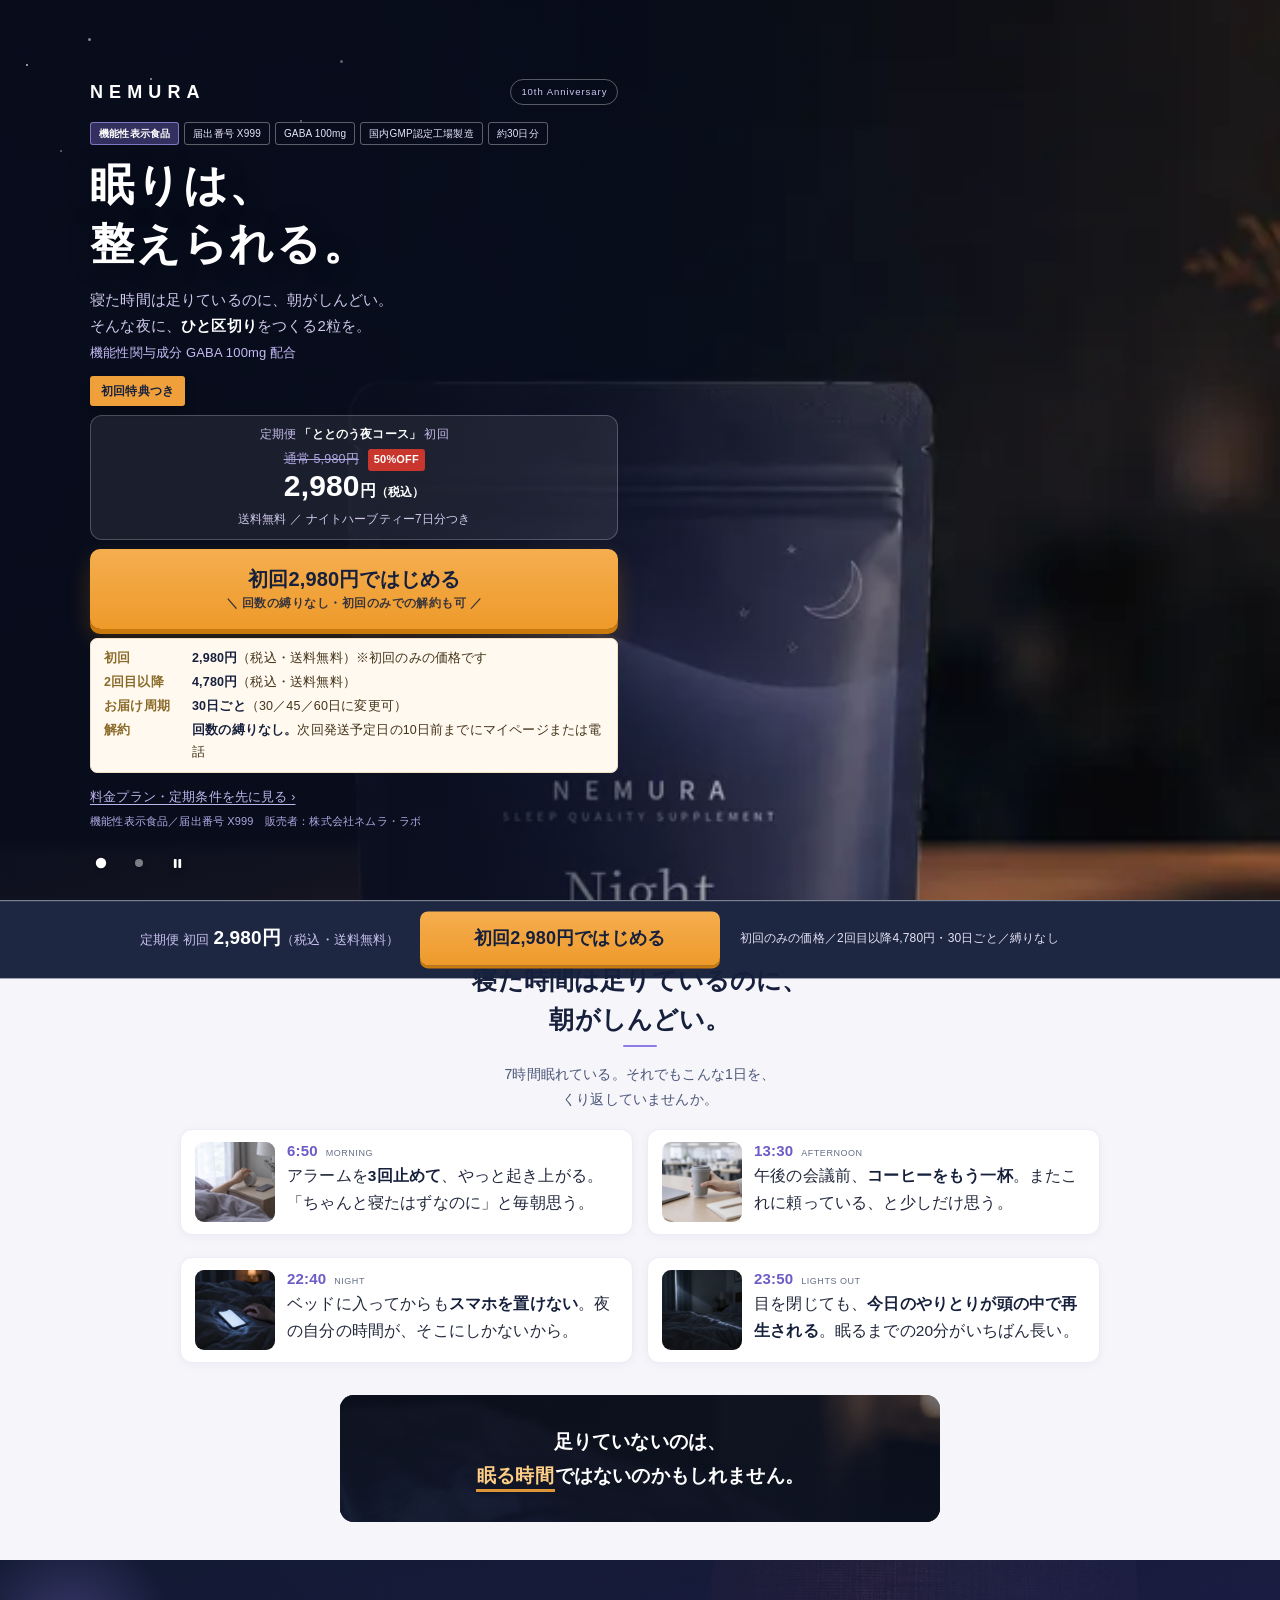
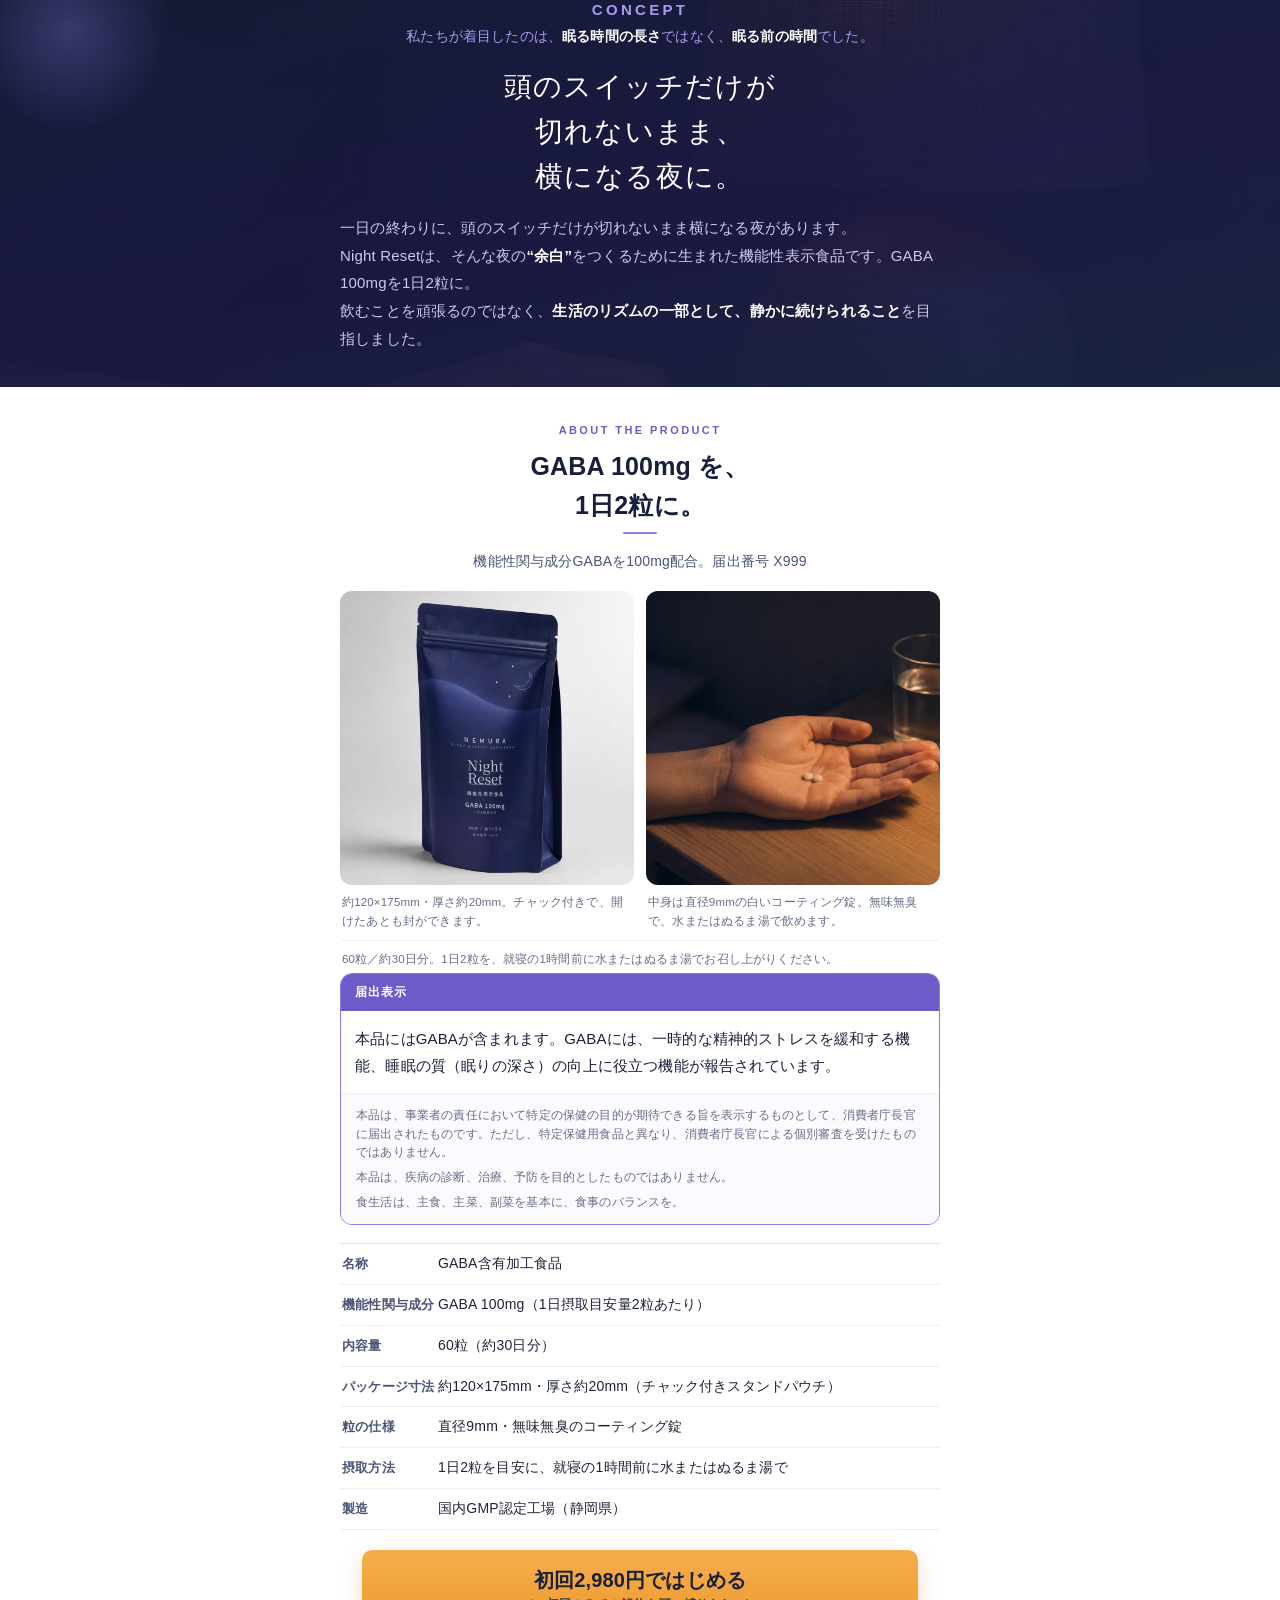
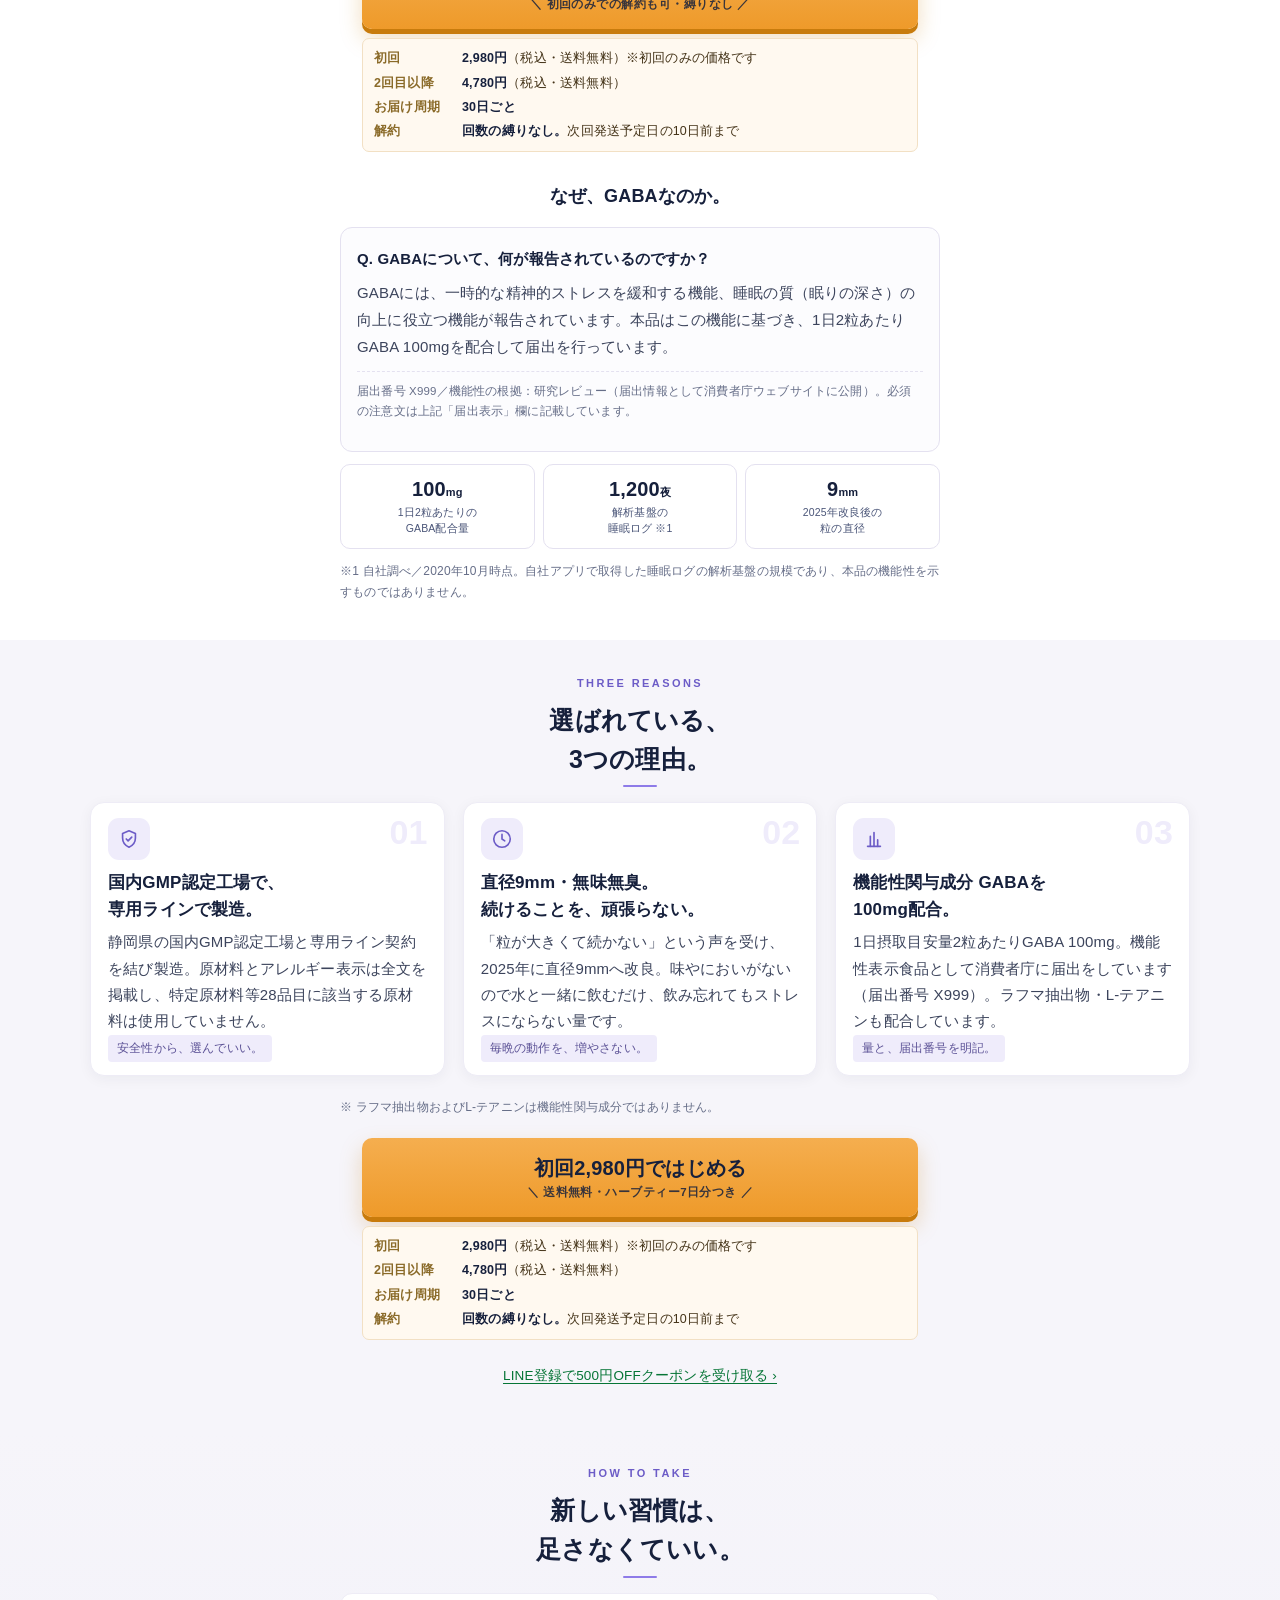
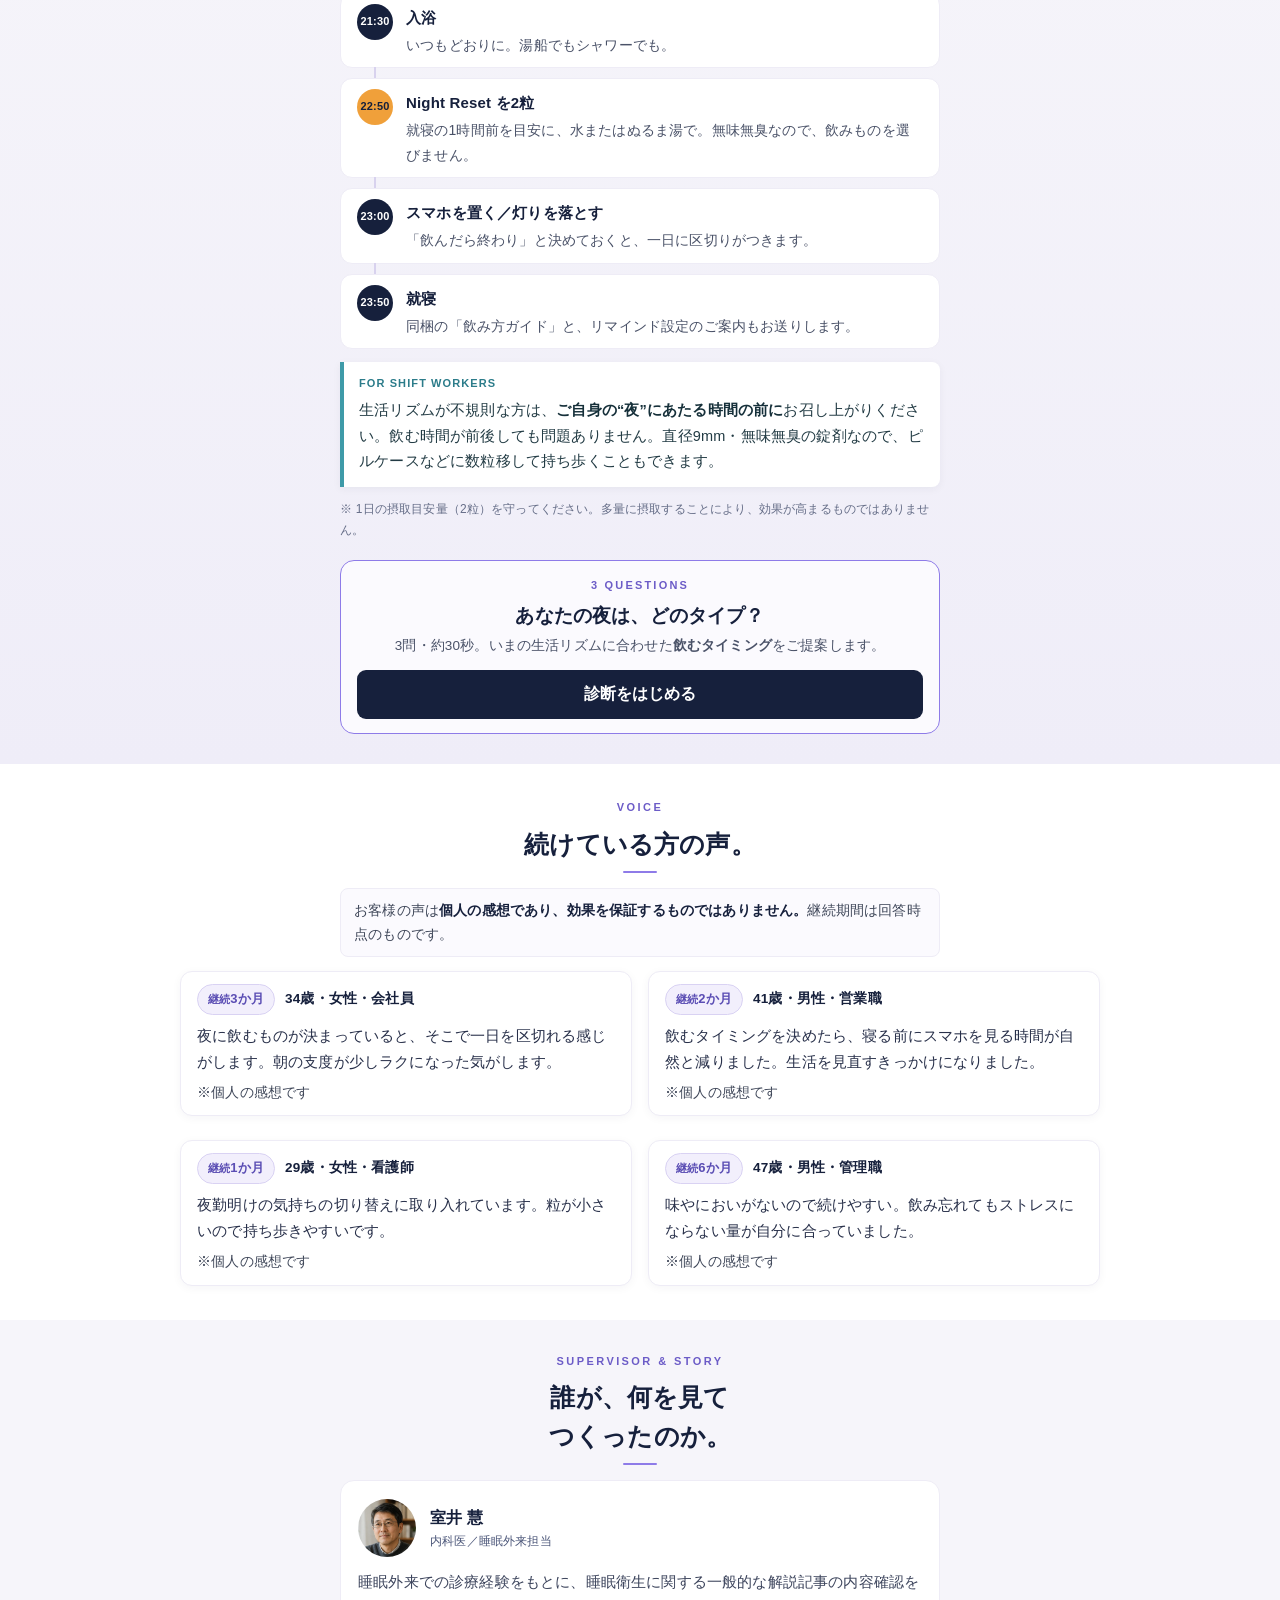
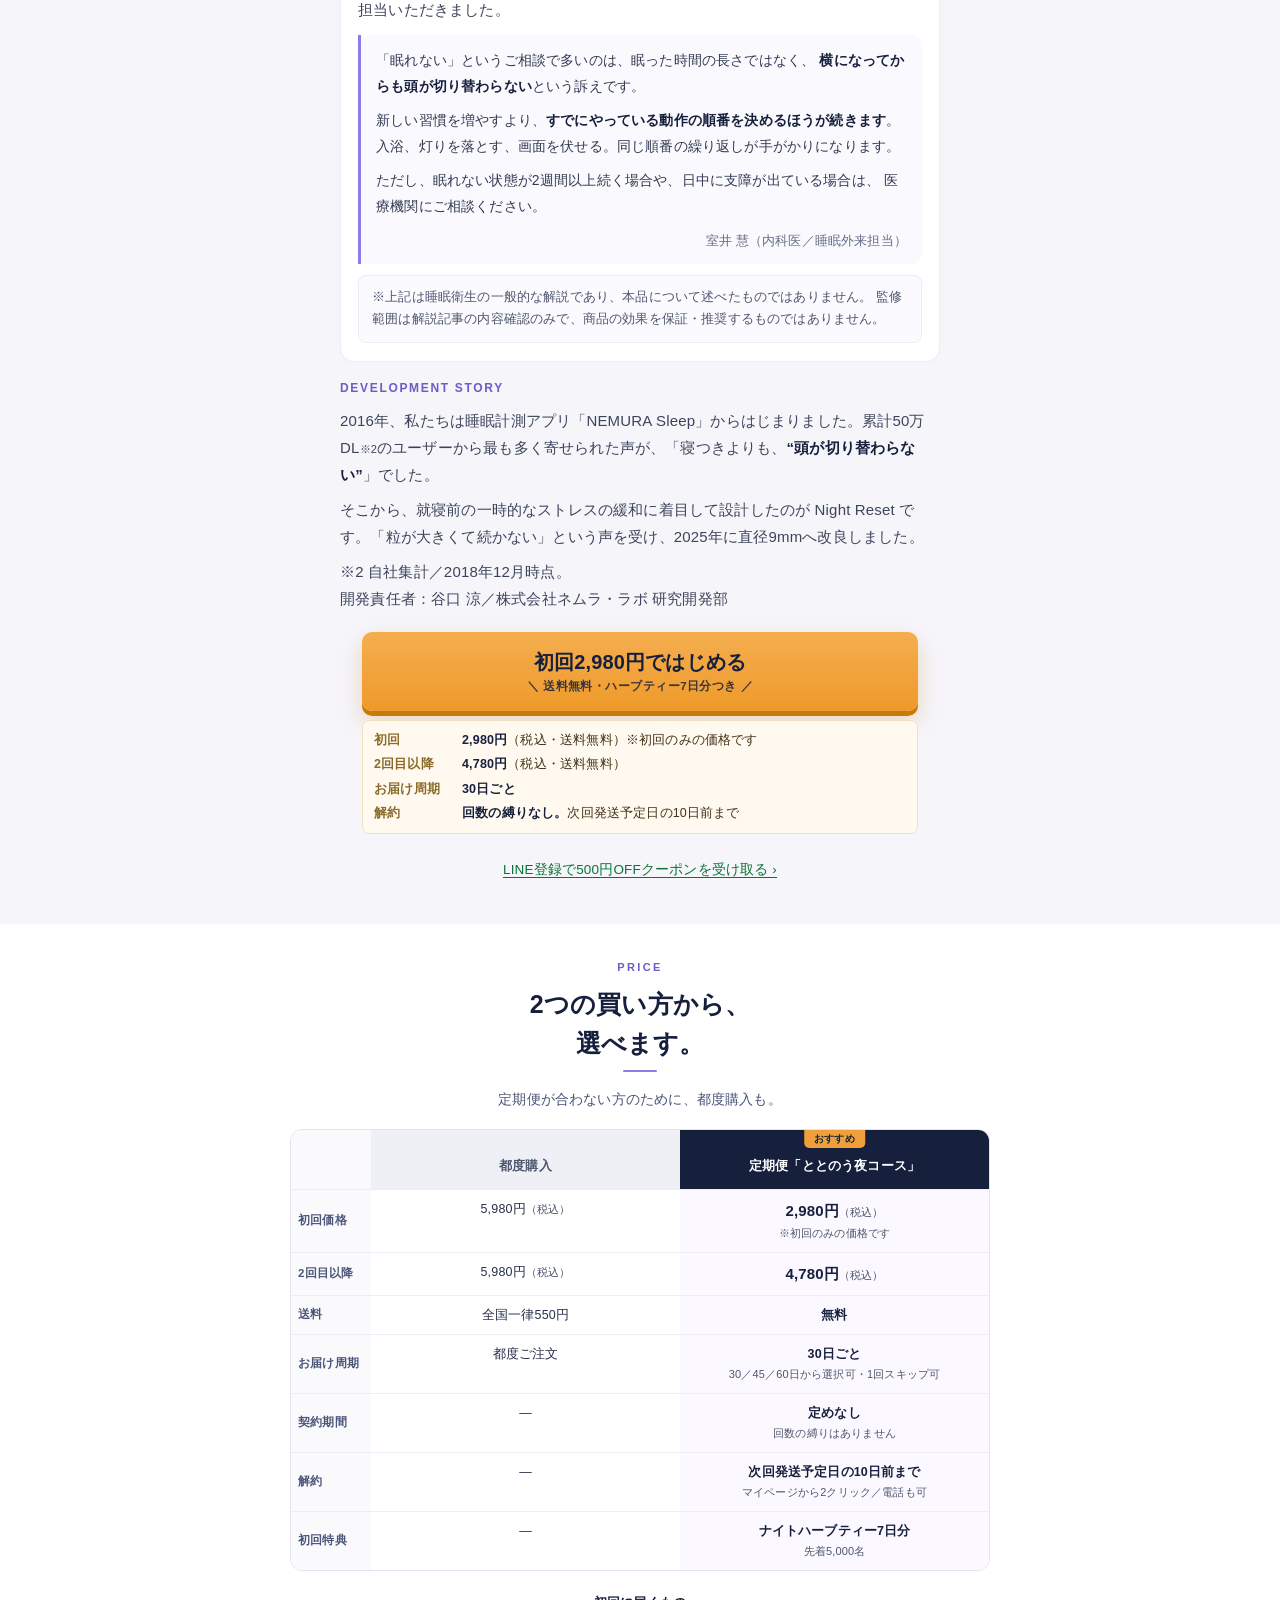
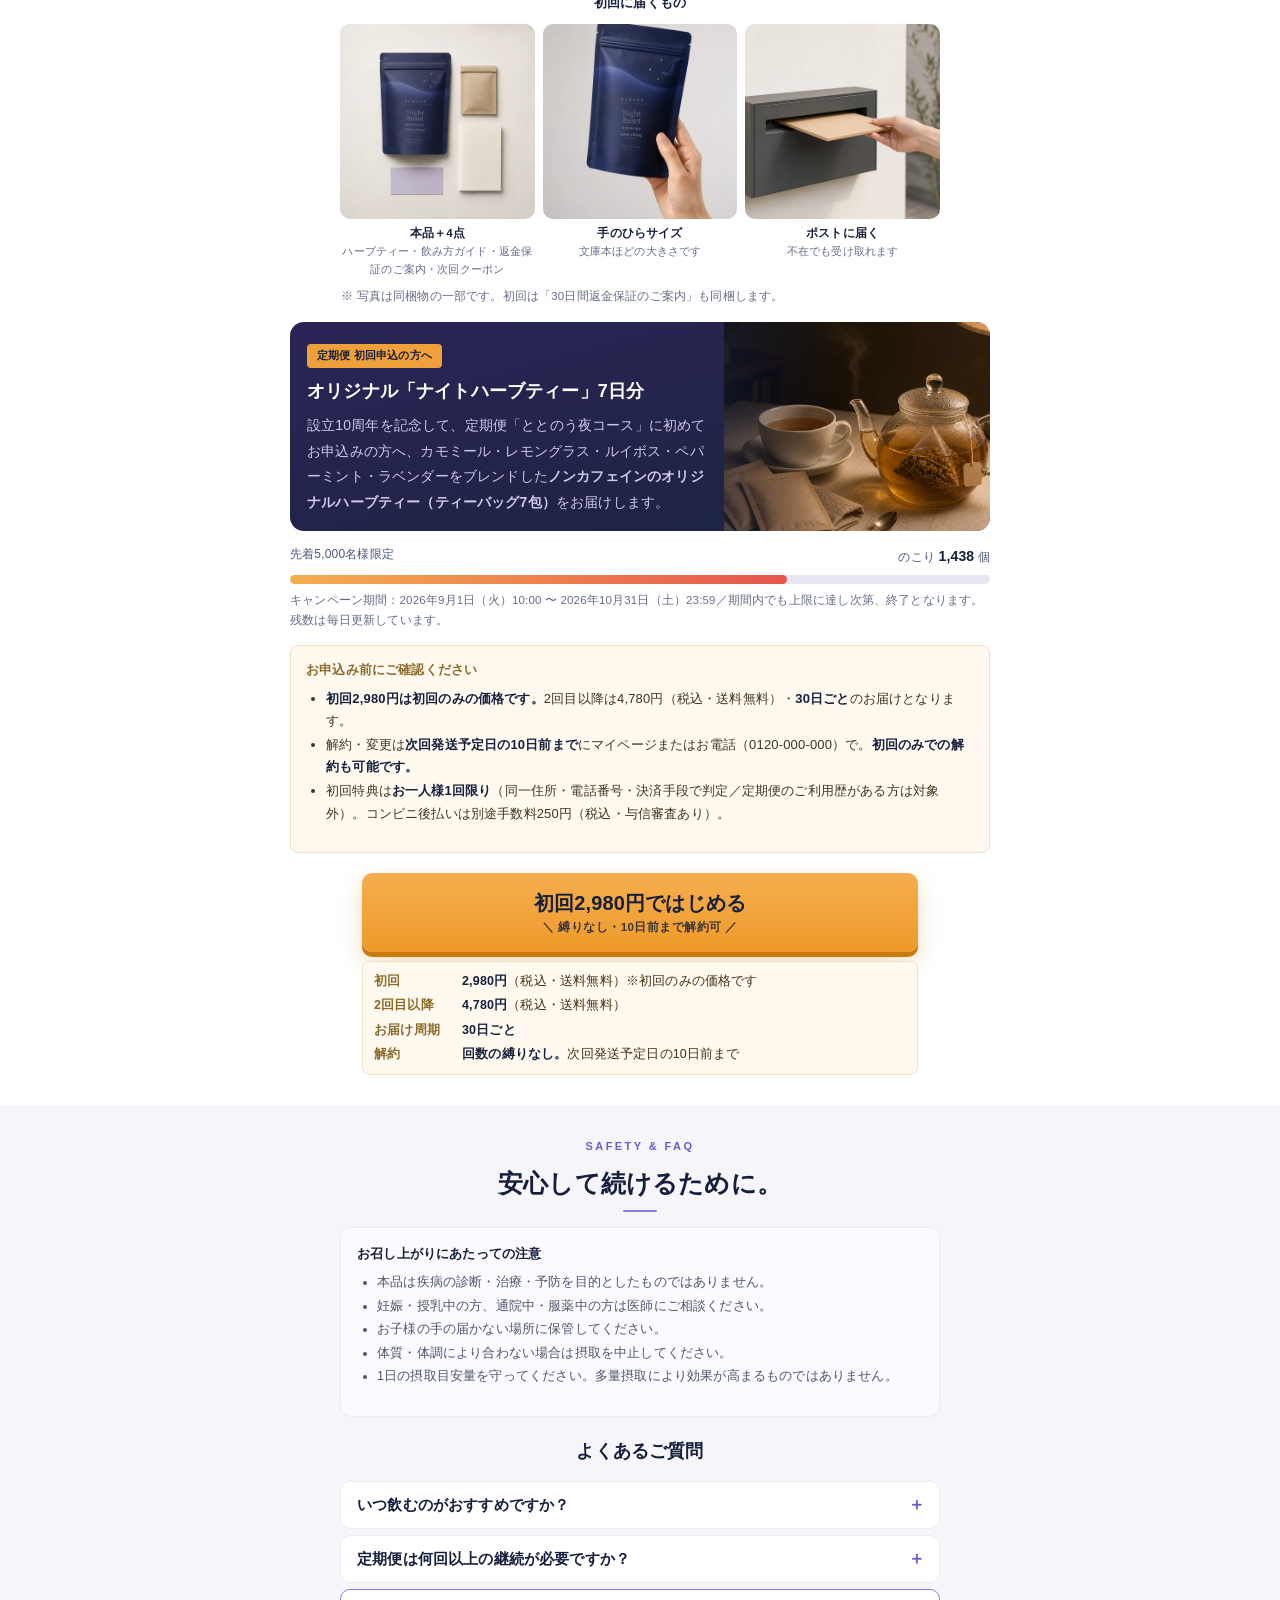
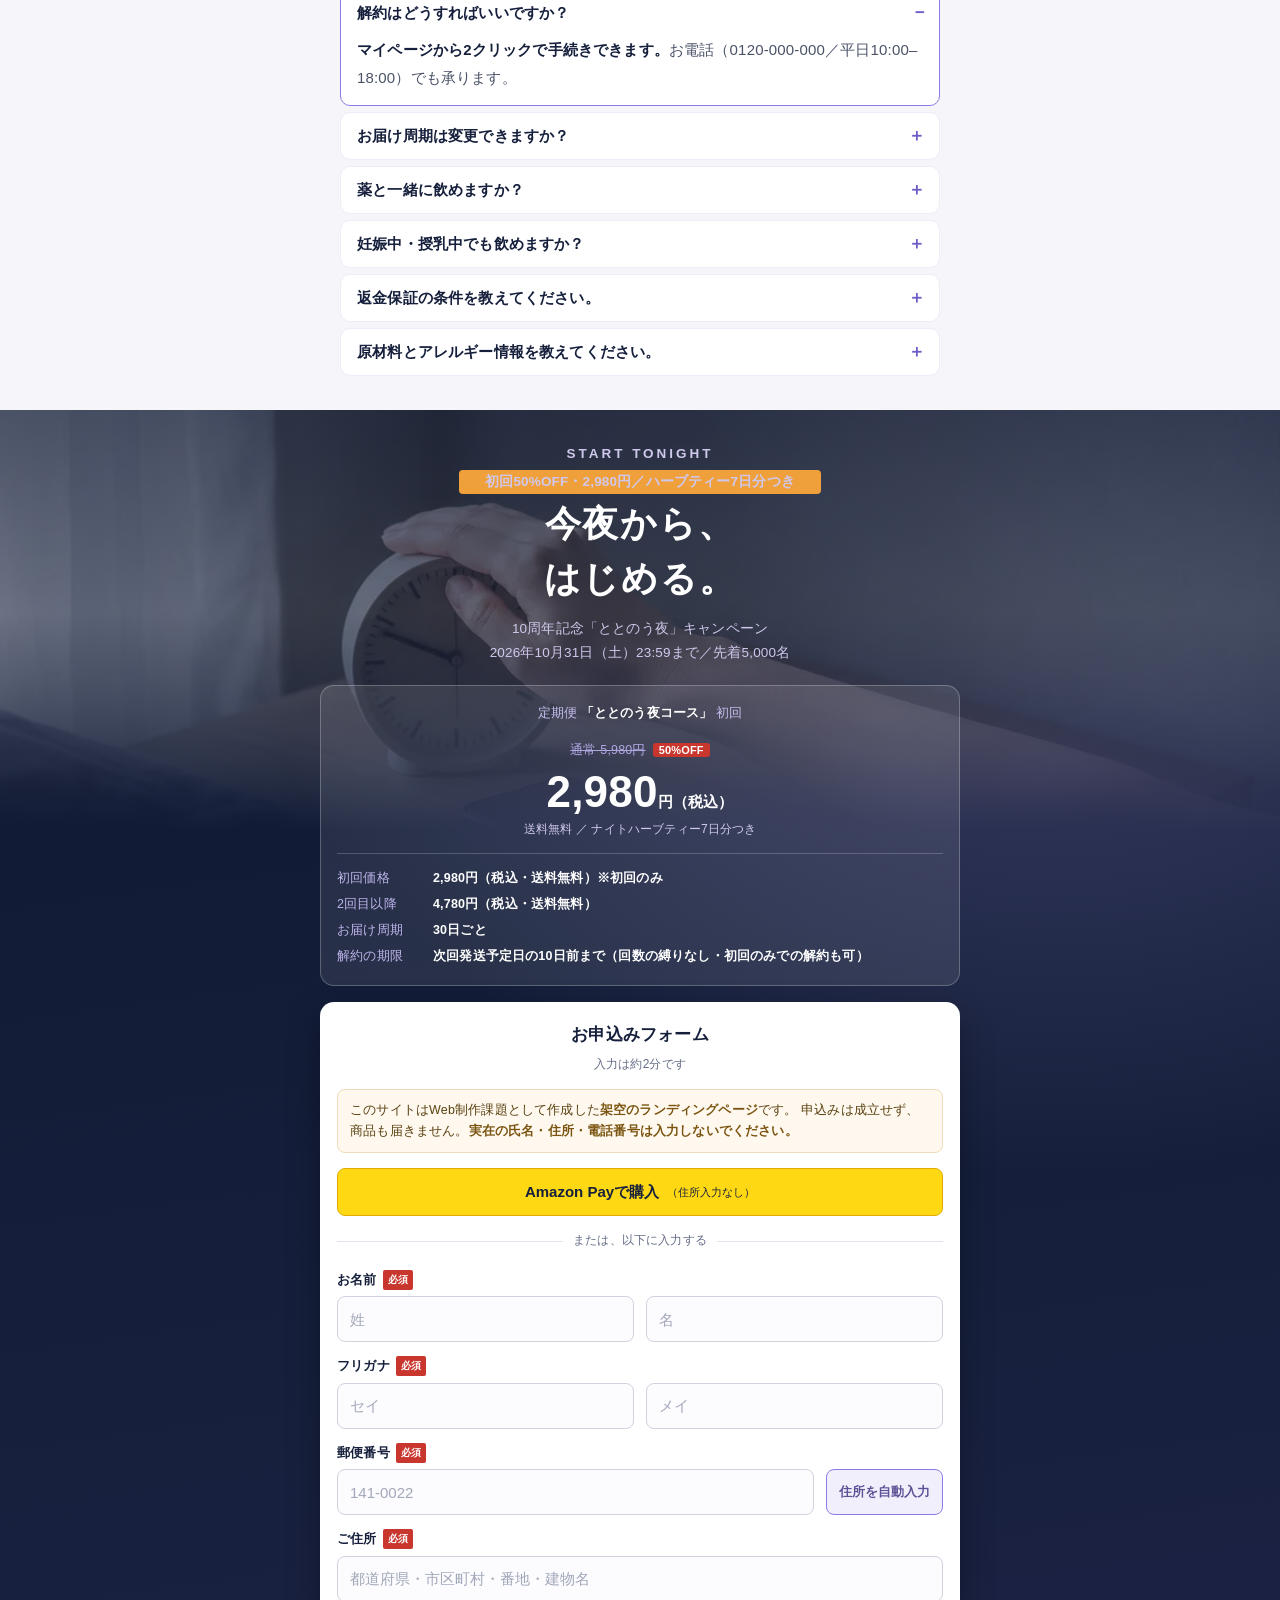
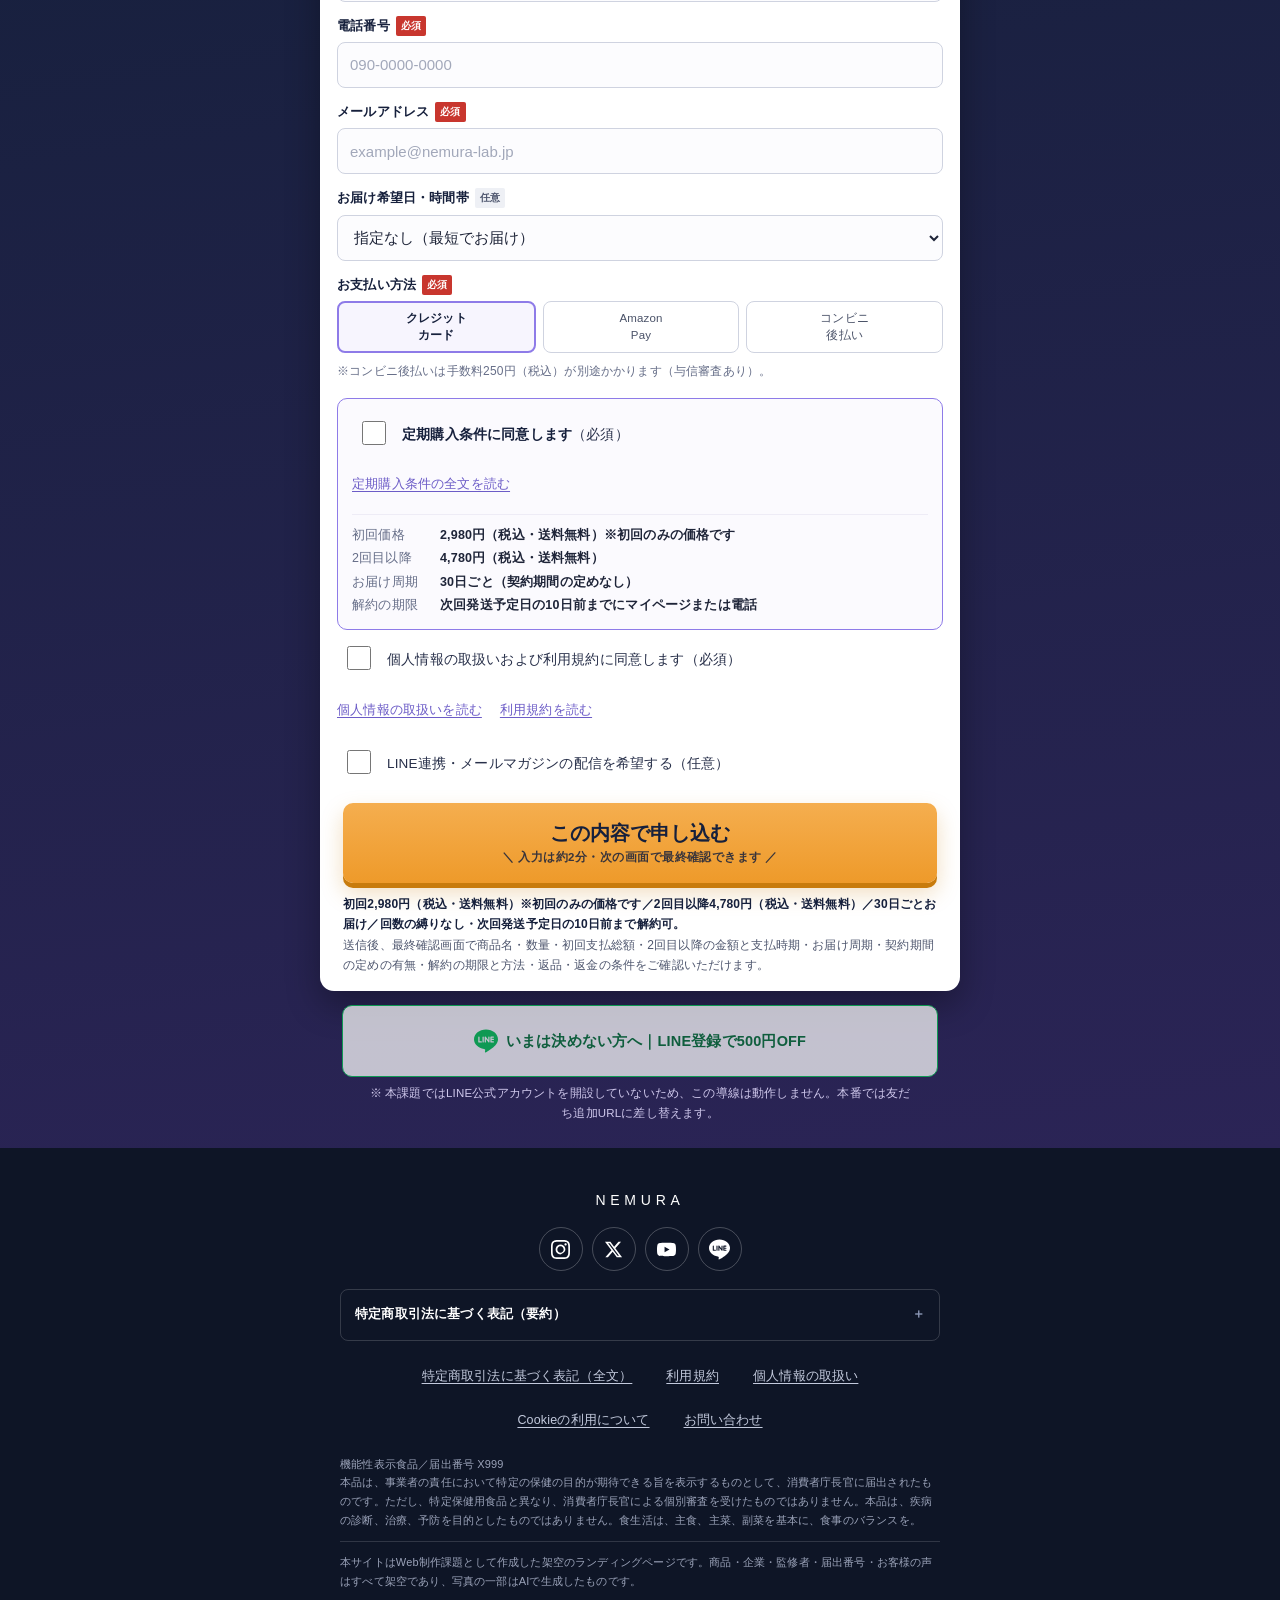
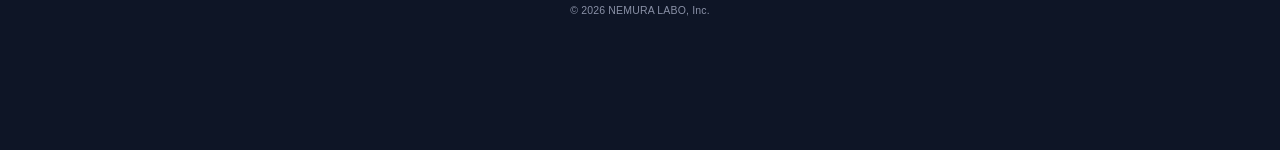
<file: NEMURA_LP_site/index.html>
<!DOCTYPE html>
<html lang="ja" class="p-index">
<head>
<meta charset="utf-8">
<meta name="viewport" content="width=device-width, initial-scale=1, viewport-fit=cover">
<title>Night Reset｜機能性表示食品 GABA 100mg 定期便 初回2,980円｜NEMURA</title>
<meta name="description" content="機能性表示食品「Night Reset」。GABA 100mgを1日2粒に。定期便「ととのう夜コース」初回2,980円（税込・送料無料）／2回目以降4,780円／30日ごと／回数の縛りなし。届出番号 X999。">
<!-- favicon：頭文字のNだけの角丸マーク。16pxまで縮むので要素はこれ以上足さない -->
<link rel="icon" href="images/favicon.svg" type="image/svg+xml">
<link rel="icon" href="images/favicon.ico" sizes="32x32">
<link rel="apple-touch-icon" href="images/favicon-180.png">
<meta name="theme-color" content="#16203C">
<!-- 公開URLが決まったら、canonical と og:url をここに書き足します。
     例：<link rel="canonical" href="https://ユーザー名.github.io/リポジトリ名/">
     いまは実在しないドメインを指すと検索エンジンに誤った正規URLを教えてしまうため、あえて置いていません。 -->
<meta property="og:type" content="website">
<meta property="og:site_name" content="NEMURA">
<meta property="og:locale" content="ja_JP">
<meta property="og:title" content="眠りは、整えられる。｜Night Reset（機能性表示食品）">
<meta property="og:description" content="寝た時間は足りているのに、朝がしんどい。そんな夜に、ひと区切りをつくる2粒を。定期便 初回2,980円（税込・送料無料）・回数の縛りなし。">
<meta property="og:image" content="images/ogp.jpg">
<meta property="og:image:width" content="1200">
<meta property="og:image:height" content="630">
<meta name="twitter:card" content="summary_large_image">
<meta name="twitter:title" content="眠りは、整えられる。｜Night Reset（機能性表示食品）">
<meta name="twitter:description" content="寝た時間は足りているのに、朝がしんどい。そんな夜に、ひと区切りをつくる2粒を。定期便 初回2,980円（税込・送料無料）・回数の縛りなし。">
<meta name="twitter:image" content="images/ogp.jpg">
<!-- FVビジュアルは LCP 要素。preload 必須・loading="lazy" 禁止。
     media を付けないと、PCでもスマホ用の縦長画像を先に取りに行ってしまう -->
<link rel="preload" as="image" href="images/fv-sp.webp" media="(max-width:1023px)"
      imagesrcset="images/fv-sp@1x.webp 600w, images/fv-sp.webp 1200w" imagesizes="100vw">
<link rel="preload" as="image" href="images/fv-pc.webp" media="(min-width:1024px)">

<link rel="stylesheet" href="style.css">
</head>
<body>
<a class="skip" href="#form">申込フォームへスキップ</a>

<!-- ================= ① FV ================= -->
<section class="fv" data-section="01_fv" id="fv">
  <!-- 写真は画面いっぱいに敷く。PCは横長（右にパウチ・左は文字の場所）、
       スマホは縦長（上半分が暗く空いていて、そこにコピーが乗る） -->
  <!-- 1枚目だけ最初から読み込む。LCPはこの写真なので、2枚目に帯域を取られたくない。
       残りは読み込み完了後に <template> から複製して足す（JSが動かなければ1枚のまま）。
       ※ 初回特典のハーブティーも候補にしたが外した。機能性表示食品ではないものを
          「眠りは、整えられる。」の真下に商品と同じ大きさで置くと、
          そのお茶にも同じはたらきがあるように読めてしまうため。 -->
  <div class="hero-bg">
    <picture class="hs is-on">
      <source type="image/webp" media="(min-width:1024px)" srcset="images/fv-pc.webp">
      <source type="image/jpeg" media="(min-width:1024px)" srcset="images/fv-pc.jpg">
      <source type="image/webp" srcset="images/fv-sp@1x.webp 600w, images/fv-sp.webp 1200w" sizes="100vw">
      <img src="images/fv-sp.jpg" srcset="images/fv-sp@1x.jpg 600w, images/fv-sp.jpg 1200w" sizes="100vw"
           width="1200" height="2400" alt="ナイトテーブルに置かれた Night Reset のパウチ（機能性表示食品・GABA 100mg）" fetchpriority="high" decoding="async">
    </picture>
  </div>
  <template id="heroMore">
    <picture class="hs">
      <source type="image/webp" media="(min-width:1024px)" srcset="images/fv2-pc.webp">
      <source type="image/jpeg" media="(min-width:1024px)" srcset="images/fv2-pc.jpg">
      <source type="image/webp" srcset="images/fv2-sp@1x.webp 600w, images/fv2-sp.webp 1200w" sizes="100vw">
      <img src="images/fv2-sp.jpg" srcset="images/fv2-sp@1x.jpg 600w, images/fv2-sp.jpg 1200w" sizes="100vw"
           width="1200" height="2400" alt="" decoding="async">
    </picture>
  </template>
  <div class="hero-ctrl" role="group" aria-label="ファーストビューの写真" hidden>
    <button type="button" class="hc-dot" aria-label="1枚目の写真を見る"></button>
    <button type="button" class="hc-dot" aria-label="2枚目の写真を見る"></button>
    <button type="button" class="hc-play" aria-label="写真の自動切り替えを止める">
      <svg viewBox="0 0 16 16" aria-hidden="true" focusable="false"><rect class="p1" x="3.5" y="2.5" width="3.4" height="11" rx="1"/><rect class="p2" x="9.1" y="2.5" width="3.4" height="11" rx="1"/><path class="tri" d="M4.6 2.6 13 8l-8.4 5.4Z"/></svg>
    </button>
  </div>
  <div class="fv-scrim"></div>
  <div class="stars">
    <i></i><i></i><i></i><i></i><i></i><i></i>
  </div>

  <div class="fv-inner">
  <div class="fv-col-a">
  <div class="fv-hero">
  <div class="topbar">
    <div class="logo">NEMURA</div>
    <div class="anniv">10th Anniversary</div>
  </div>

  <div class="badges">
    <span class="key">機能性表示食品</span>
    <span>届出番号 X999</span>
    <span>GABA 100mg</span>
    <span>国内GMP認定工場製造</span>
    <span>約30日分</span>
  </div>

  <h1 class="mincho">眠りは、<br>整えられる。</h1>
  <p class="lead">寝た時間は足りているのに、朝がしんどい。<br>そんな夜に、<b>ひと区切り</b>をつくる2粒を。<br>
    <span class="fact">機能性関与成分 GABA 100mg 配合</span></p>
  <div class="scrollcue" aria-hidden="true"><span></span></div>
  </div><!-- /fv-hero -->

  <div class="fv-offer">
  <span class="fv-flag">初回特典つき</span>
  <div class="price">
    <div class="cap">定期便 <b>「ととのう夜コース」</b> 初回</div>
    <div class="row"><span class="was">通常 5,980円</span><span class="off">50%OFF</span></div>
    <div class="now"><span class="n">2,980</span>円<span class="tax">（税込）</span></div>
    <div class="ship">送料無料 ／ ナイトハーブティー7日分つき</div>
  </div>

  <div class="cta-wrap">
    <a class="btn" data-cta="fv" href="#form">初回2,980円ではじめる<span class="small">＼ 回数の縛りなし・初回のみでの解約も可 ／</span></a>
    <div class="terms">
      <div class="r"><span class="k">初回</span><span><b>2,980円</b>（税込・送料無料）※初回のみの価格です</span></div>
      <div class="r"><span class="k">2回目以降</span><span><b>4,780円</b>（税込・送料無料）</span></div>
      <div class="r"><span class="k">お届け周期</span><span><b>30日ごと</b>（30／45／60日に変更可）</span></div>
      <div class="r"><span class="k">解約</span><span><b>回数の縛りなし。</b>次回発送予定日の10日前までにマイページまたは電話</span></div>
    </div>
  </div>
  </div><!-- /fv-offer -->

  </div><!-- /fv-col-a -->
  <div class="fv-col-b" aria-hidden="true"></div><!-- PCで写真（パウチ）を見せるための空き -->
  </div><!-- /fv-inner -->
  <p class="jump"><a href="#plan" data-cta="jump-plan">料金プラン・定期条件を先に見る ›</a></p>
  <p class="filing">機能性表示食品／届出番号 X999　販売者：株式会社ネムラ・ラボ</p>
</section>

<!-- ================= ② 悩み共感 ================= -->
<section class="worry" data-section="02_worry">
  <p class="eyebrow">SUCH A DAY</p>
  <h2 class="sec-h">寝た時間は足りているのに、<br>朝がしんどい。</h2>
  <div class="rule"></div>
  <p class="sec-sub">7時間眠れている。それでもこんな1日を、<br>くり返していませんか。</p>

  <div class="wgrid">
  <div class="wcard" data-anim>
    <!-- 写真は本文と同じ場面。文章で説明済みなので alt は空にして、読み上げの重複を避ける -->
    <picture class="ph">
      <source type="image/webp" srcset="images/day-0650.webp">
      <img src="images/day-0650.jpg" width="400" height="400" loading="lazy" decoding="async" alt="">
    </picture>
    <div class="bd">
      <div class="tm"><span class="hh">6:50</span><span class="dd">MORNING</span></div>
      <div class="tx">アラームを<b>3回止めて</b>、やっと起き上がる。「ちゃんと寝たはずなのに」と毎朝思う。</div>
    </div>
  </div>
  <div class="wcard d1" data-anim>
    <!-- 写真は本文と同じ場面。文章で説明済みなので alt は空にして、読み上げの重複を避ける -->
    <picture class="ph">
      <source type="image/webp" srcset="images/day-1330.webp">
      <img src="images/day-1330.jpg" width="400" height="400" loading="lazy" decoding="async" alt="">
    </picture>
    <div class="bd">
      <div class="tm"><span class="hh">13:30</span><span class="dd">AFTERNOON</span></div>
      <div class="tx">午後の会議前、<b>コーヒーをもう一杯</b>。またこれに頼っている、と少しだけ思う。</div>
    </div>
  </div>
  <div class="wcard d2" data-anim>
    <!-- 写真は本文と同じ場面。文章で説明済みなので alt は空にして、読み上げの重複を避ける -->
    <picture class="ph">
      <source type="image/webp" srcset="images/day-2240.webp">
      <img src="images/day-2240.jpg" width="400" height="400" loading="lazy" decoding="async" alt="">
    </picture>
    <div class="bd">
      <div class="tm"><span class="hh">22:40</span><span class="dd">NIGHT</span></div>
      <div class="tx">ベッドに入ってからも<b>スマホを置けない</b>。夜の自分の時間が、そこにしかないから。</div>
    </div>
  </div>
  <div class="wcard d3" data-anim>
    <!-- 写真は本文と同じ場面。文章で説明済みなので alt は空にして、読み上げの重複を避ける -->
    <picture class="ph">
      <source type="image/webp" srcset="images/day-2350.webp">
      <img src="images/day-2350.jpg" width="400" height="400" loading="lazy" decoding="async" alt="">
    </picture>
    <div class="bd">
      <div class="tm"><span class="hh">23:50</span><span class="dd">LIGHTS OUT</span></div>
      <div class="tx">目を閉じても、<b>今日のやりとりが頭の中で再生される</b>。眠るまでの20分がいちばん長い。</div>
    </div>
  </div>
  </div><!-- /wgrid -->

  <p class="turn">足りていないのは、<br><em>眠る時間</em>ではないのかもしれません。</p>
</section>

<!-- ================= ③ コンセプト ================= -->
<section class="concept" data-section="03_concept">
  <div class="halo"></div>
  <p class="eyebrow dk">CONCEPT</p>
  <p class="bridge">私たちが着目したのは、<b>眠る時間の長さ</b>ではなく、<b>眠る前の時間</b>でした。</p>
  <h2 class="mincho">頭のスイッチだけが<br>切れないまま、<br>横になる夜に。</h2>
  <p>一日の終わりに、頭のスイッチだけが切れないまま横になる夜があります。<br>
    Night Resetは、そんな夜の<b>“余白”</b>をつくるために生まれた機能性表示食品です。GABA 100mgを1日2粒に。<br>
    飲むことを頑張るのではなく、<b>生活のリズムの一部として、静かに続けられること</b>を目指しました。</p>
</section>

<!-- ================= ④ 商品紹介＋届出表示＋エビデンス ================= -->
<section class="prod" data-section="04_product">
  <div class="pad">
    <p class="eyebrow">ABOUT THE PRODUCT</p>
    <h2 class="sec-h">GABA 100mg を、<br>1日2粒に。</h2>
    <div class="rule"></div>
    <p class="sec-sub">機能性関与成分GABAを100mg配合。届出番号 X999</p>
  </div>

  <div class="pfig" data-anim>
    <!-- パッケージと中身を並べる。「何が届いて、中に何が入っているか」を1画面で見せる -->
    <div class="pfig2" data-slider>
      <figure>
        <picture>
          <source type="image/webp" srcset="images/product.webp">
          <img src="images/product.jpg" width="1000" height="1000" loading="lazy" decoding="async"
               alt="Night Reset のパウチ（チャック付きスタンドパウチ）">
        </picture>
        <figcaption class="cap">約120×175mm・厚さ約20mm。チャック付きで、開けたあとも封ができます。</figcaption>
      </figure>
      <figure>
        <!-- 白い錠剤だけを真俯瞰で写すと薬に見えるため、手にのせて大きさが伝わるカットにする -->
        <picture>
          <source type="image/webp" srcset="images/tablets-hand.webp">
          <img src="images/tablets-hand.jpg" width="900" height="900" loading="lazy" decoding="async"
               alt="就寝前、手のひらにのせた2粒とコップの水">
        </picture>
        <figcaption class="cap">中身は直径9mmの白いコーティング錠。無味無臭で、水またはぬるま湯で飲めます。</figcaption>
      </figure>
    </div>
    <p class="cap tot">60粒／約30日分。1日2粒を、就寝の1時間前に水またはぬるま湯でお召し上がりください。</p>
  </div>

  <div class="filing-box">
    <div class="fh">届出表示</div>
    <div class="fb">本品にはGABAが含まれます。GABAには、一時的な精神的ストレスを緩和する機能、睡眠の質（眠りの深さ）の向上に役立つ機能が報告されています。</div>
    <div class="fn">
      <p>本品は、事業者の責任において特定の保健の目的が期待できる旨を表示するものとして、消費者庁長官に届出されたものです。ただし、特定保健用食品と異なり、消費者庁長官による個別審査を受けたものではありません。</p>
      <p>本品は、疾病の診断、治療、予防を目的としたものではありません。</p>
      <p>食生活は、主食、主菜、副菜を基本に、食事のバランスを。</p>
    </div>
  </div>

  <div class="spec">
    <div class="r"><span class="k">名称</span><span class="v">GABA含有加工食品</span></div>
    <div class="r"><span class="k">機能性関与成分</span><span class="v">GABA 100mg（1日摂取目安量2粒あたり）</span></div>
    <div class="r"><span class="k">内容量</span><span class="v">60粒（約30日分）</span></div>
    <div class="r"><span class="k">パッケージ寸法</span><span class="v">約120×175mm・厚さ約20mm（チャック付きスタンドパウチ）</span></div>
    <div class="r"><span class="k">粒の仕様</span><span class="v">直径9mm・無味無臭のコーティング錠</span></div>
    <div class="r"><span class="k">摂取方法</span><span class="v">1日2粒を目安に、就寝の1時間前に水またはぬるま湯で</span></div>
    <div class="r"><span class="k">製造</span><span class="v">国内GMP認定工場（静岡県）</span></div>
  </div>

  <div class="cta-wrap gap-l">
    <a class="btn" data-cta="product" href="#form">初回2,980円ではじめる<span class="small">＼ 初回のみでの解約も可・縛りなし ／</span></a>
    <div class="terms">
      <div class="r"><span class="k">初回</span><span><b>2,980円</b>（税込・送料無料）※初回のみの価格です</span></div>
      <div class="r"><span class="k">2回目以降</span><span><b>4,780円</b>（税込・送料無料）</span></div>
      <div class="r"><span class="k">お届け周期</span><span><b>30日ごと</b></span></div>
      <div class="r"><span class="k">解約</span><span><b>回数の縛りなし。</b>次回発送予定日の10日前まで</span></div>
    </div>
  </div>

  <h3 class="evid-h">なぜ、GABAなのか。</h3>
  <div class="ecard" data-anim>
    <p class="q">Q. GABAについて、何が報告されているのですか？</p>
    <p class="a">GABAには、一時的な精神的ストレスを緩和する機能、睡眠の質（眠りの深さ）の向上に役立つ機能が報告されています。本品はこの機能に基づき、1日2粒あたりGABA 100mgを配合して届出を行っています。</p>
    <p class="src">届出番号 X999／機能性の根拠：研究レビュー（届出情報として消費者庁ウェブサイトに公開）。必須の注意文は上記「届出表示」欄に記載しています。</p>
  </div>
  <div class="pillrow" data-anim>
    <div class="pill"><div class="n">100<small>mg</small></div><div class="l">1日2粒あたりの<br>GABA配合量</div></div>
    <div class="pill"><div class="n">1,200<small>夜</small></div><div class="l">解析基盤の<br>睡眠ログ ※1</div></div>
    <div class="pill"><div class="n">9<small>mm</small></div><div class="l">2025年改良後の<br>粒の直径</div></div>
  </div>
  <p class="note pad gap-m">※1 自社調べ／2020年10月時点。自社アプリで取得した睡眠ログの解析基盤の規模であり、本品の機能性を示すものではありません。</p>
</section>

<!-- ================= ⑤ 3つの理由 ================= -->
<section class="reasons" data-section="05_reasons">
  <div class="pad">
    <p class="eyebrow">THREE REASONS</p>
    <h2 class="sec-h">選ばれている、<br>3つの理由。</h2>
    <div class="rule"></div>
  </div>

  <div class="rgrid">
  <div class="rcard" data-anim><div class="no">01</div>
    <div class="ic"><svg viewBox="0 0 24 24" fill="none" stroke="#6C5CC7" stroke-width="1.8" stroke-linecap="round" stroke-linejoin="round"><path d="M12 3l7 3v5c0 4.5-3 8.2-7 10-4-1.8-7-5.5-7-10V6l7-3z"/><path d="M9 12l2 2 4-4"/></svg></div>
    <h3>国内GMP認定工場で、<br>専用ラインで製造。</h3>
    <p>静岡県の国内GMP認定工場と専用ライン契約を結び製造。原材料とアレルギー表示は全文を掲載し、特定原材料等28品目に該当する原材料は使用していません。</p>
    <span class="tag">安全性から、選んでいい。</span></div>

  <div class="rcard d1" data-anim><div class="no">02</div>
    <div class="ic"><svg viewBox="0 0 24 24" fill="none" stroke="#6C5CC7" stroke-width="1.8" stroke-linecap="round" stroke-linejoin="round"><circle cx="12" cy="12" r="9"/><path d="M12 7v5l3 2"/></svg></div>
    <h3>直径9mm・無味無臭。<br>続けることを、頑張らない。</h3>
    <p>「粒が大きくて続かない」という声を受け、2025年に直径9mmへ改良。味やにおいがないので水と一緒に飲むだけ、飲み忘れてもストレスにならない量です。</p>
    <span class="tag">毎晩の動作を、増やさない。</span></div>

  <div class="rcard d2" data-anim><div class="no">03</div>
    <div class="ic"><svg viewBox="0 0 24 24" fill="none" stroke="#6C5CC7" stroke-width="1.8" stroke-linecap="round" stroke-linejoin="round"><path d="M5 20h14"/><path d="M8 20V9M12 20V5M16 20v-7"/></svg></div>
    <h3>機能性関与成分 GABAを<br>100mg配合。</h3>
    <p>1日摂取目安量2粒あたりGABA 100mg。機能性表示食品として消費者庁に届出をしています（届出番号 X999）。ラフマ抽出物・L-テアニンも配合しています。</p>
    <span class="tag">量と、届出番号を明記。</span></div>
  </div><!-- /rgrid -->

  <p class="note pad gap-m">※ ラフマ抽出物およびL-テアニンは機能性関与成分ではありません。</p>

  <div class="cta-wrap gap-l">
    <a class="btn" data-cta="reasons" href="#form">初回2,980円ではじめる<span class="small">＼ 送料無料・ハーブティー7日分つき ／</span></a>
    <div class="terms">
      <div class="r"><span class="k">初回</span><span><b>2,980円</b>（税込・送料無料）※初回のみの価格です</span></div>
      <div class="r"><span class="k">2回目以降</span><span><b>4,780円</b>（税込・送料無料）</span></div>
      <div class="r"><span class="k">お届け周期</span><span><b>30日ごと</b></span></div>
      <div class="r"><span class="k">解約</span><span><b>回数の縛りなし。</b>次回発送予定日の10日前まで</span></div>
    </div>
    <p class="line-txt"><a href="#line" data-cta="line-text">LINE登録で500円OFFクーポンを受け取る ›</a></p>
  </div>
</section>

<!-- ================= ⑥ 飲み方 ================= -->
<section class="howto" data-section="06_howto">
  <div class="pad">
    <p class="eyebrow">HOW TO TAKE</p>
    <h2 class="sec-h">新しい習慣は、<br>足さなくていい。</h2>
    <div class="rule"></div>

  </div>

  <!-- ▼ スクロール量圧縮のため非表示（2026-08-30）。CSS（.howto-vis）は残置。
       同じカットは④の商品写真（img/tablets-hand）で使っています。ここを戻す場合は
       元素材から横長（1200×540）で切り直してください。 -->

  <div class="stepgrid">
  <div class="step"><div class="dot">21:30</div><div><h4>入浴</h4><p>いつもどおりに。湯船でもシャワーでも。</p></div></div>
  <div class="step key"><div class="dot">22:50</div><div><h4>Night Reset を2粒</h4><p>就寝の1時間前を目安に、水またはぬるま湯で。無味無臭なので、飲みものを選びません。</p></div></div>
  <div class="step"><div class="dot">23:00</div><div><h4>スマホを置く／灯りを落とす</h4><p>「飲んだら終わり」と決めておくと、一日に区切りがつきます。</p></div></div>
  <div class="step"><div class="dot">23:50</div><div><h4>就寝</h4><p>同梱の「飲み方ガイド」と、リマインド設定のご案内もお送りします。</p></div></div>
  </div><!-- /stepgrid -->

  <div class="flex-note">
    <span class="h">FOR SHIFT WORKERS</span>
    生活リズムが不規則な方は、<b>ご自身の“夜”にあたる時間の前に</b>お召し上がりください。飲む時間が前後しても問題ありません。直径9mm・無味無臭の錠剤なので、ピルケースなどに数粒移して持ち歩くこともできます。
  </div>
  <p class="note pad gap-m">※ 1日の摂取目安量（2粒）を守ってください。多量に摂取することにより、効果が高まるものではありません。</p>

  <!-- ⑥b 睡眠タイプ診断（§18）：飲み方セクション内に統合 -->
  <div class="gap-l" data-section="06b_diagnosis">
  <div class="dx-card">

    <!-- 初期状態 -->
    <div id="dxIntro">
      <p class="dx-eyebrow">3 QUESTIONS</p>
      <h2 class="dx-h">あなたの夜は、どのタイプ？</h2>
      <p class="dx-sub">3問・約30秒。いまの生活リズムに合わせた<b>飲むタイミング</b>をご提案します。</p>
      <button type="button" class="dx-start" id="dxStart">診断をはじめる</button>
    </div>

    <!-- 設問 -->
    <div class="dx-panel" id="dxPanel" role="group" aria-labelledby="dxLegend">
      <div class="dx-prog" aria-hidden="true"><i class="on"></i><i></i><i></i></div>
      <fieldset class="dx-q">
        <legend id="dxLegend"><span class="qn" id="dxQn">QUESTION 1 / 3</span><span id="dxQt"></span></legend>
        <div id="dxOpts"></div>
      </fieldset>
      <button type="button" class="dx-back" id="dxBack">← ひとつ前にもどる</button>
    </div>

    <!-- 結果 -->
    <div class="dx-res" id="dxRes" role="region" aria-live="polite" aria-labelledby="dxTypeName">
      <div class="dx-type">
        <span class="lb">診断結果</span>
        <p class="nm" id="dxTypeName"></p>
        <p class="ds" id="dxTypeDesc"></p>
      </div>
      <div class="dx-plan">
        <div class="h">YOUR TIMING</div>
        <ul id="dxPlan"></ul>
      </div>
      <p class="dx-note">本診断は、ご回答いただいた生活習慣の傾向をもとに<b>お召し上がりのタイミングをご提案するもの</b>です。疾病の有無や健康状態を判定・示唆するものではありません。気になる症状がある場合は医師にご相談ください。</p>
      <div class="cta-wrap flush">
        <a class="btn" data-cta="diagnosis" href="#form">初回2,980円ではじめる<span class="small">＼ 回数の縛りなし・初回のみでの解約も可 ／</span></a>
        <div class="terms">
          <div class="r"><span class="k">初回</span><span><b>2,980円</b>（税込・送料無料）※初回のみの価格です</span></div>
          <div class="r"><span class="k">2回目以降</span><span><b>4,780円</b>（税込・送料無料）</span></div>
          <div class="r"><span class="k">お届け周期</span><span><b>30日ごと</b></span></div>
          <div class="r"><span class="k">解約</span><span><b>回数の縛りなし。</b>次回発送予定日の10日前まで</span></div>
        </div>
      </div>
      <button type="button" class="dx-again" id="dxAgain">もう一度診断する</button>
    </div>

  </div>
  </div>
</section>

<!-- ================= ⑦ お客様の声 ================= -->
<section class="voice" data-section="07_voice">
  <div class="pad">
    <p class="eyebrow">VOICE</p>
    <h2 class="sec-h">続けている方の声。</h2>
    <div class="rule"></div>
    <p class="vnote">お客様の声は<b>個人の感想であり、効果を保証するものではありません。</b>継続期間は回答時点のものです。</p>
  </div>

  <div class="vgrid">
  <div class="vcard" data-anim><div class="hd"><span class="ten">継続<b>3か月</b></span><div class="n">34歳・女性・会社員</div></div>
    <p class="tx">夜に飲むものが決まっていると、そこで一日を区切れる感じがします。朝の支度が少しラクになった気がします。</p>
    <p class="cav">※個人の感想です</p></div>
  <div class="vcard d1" data-anim><div class="hd"><span class="ten">継続<b>2か月</b></span><div class="n">41歳・男性・営業職</div></div>
    <p class="tx">飲むタイミングを決めたら、寝る前にスマホを見る時間が自然と減りました。生活を見直すきっかけになりました。</p>
    <p class="cav">※個人の感想です</p></div>
  <div class="vcard d2" data-anim><div class="hd"><span class="ten">継続<b>1か月</b></span><div class="n">29歳・女性・看護師</div></div>
    <p class="tx">夜勤明けの気持ちの切り替えに取り入れています。粒が小さいので持ち歩きやすいです。</p>
    <p class="cav">※個人の感想です</p></div>
  <div class="vcard d3" data-anim><div class="hd"><span class="ten">継続<b>6か月</b></span><div class="n">47歳・男性・管理職</div></div>
    <p class="tx">味やにおいがないので続けやすい。飲み忘れてもストレスにならない量が自分に合っていました。</p>
    <p class="cav">※個人の感想です</p></div>
  </div><!-- /vgrid -->
</section>

<!-- ================= ⑧ 監修・開発 ================= -->
<section class="sup" data-section="08_supervisor">
  <div class="pad">
    <p class="eyebrow">SUPERVISOR &amp; STORY</p>
    <h2 class="sec-h">誰が、何を見て<br>つくったのか。</h2>
    <div class="rule"></div>
  </div>

  <div class="supcard" data-anim>
    <!-- 監修者ポートレート。白衣・聴診器・診察室は不可（推奨表示と受け取られるため） -->
    <div class="top">
      <picture>
        <source type="image/webp" srcset="images/supervisor.webp">
        <img class="ph" src="images/supervisor.jpg" width="400" height="400"
             alt="監修者 室井慧" loading="lazy" decoding="async">
      </picture>
      <div class="nm">室井 慧<small>内科医／睡眠外来担当</small></div>
    </div>
    <p>睡眠外来での診療経験をもとに、睡眠衛生に関する一般的な解説記事の内容確認を担当いただきました。</p>

    <blockquote class="supq">
      <p>「眠れない」というご相談で多いのは、眠った時間の長さではなく、
        <b>横になってからも頭が切り替わらない</b>という訴えです。</p>
      <p>新しい習慣を増やすより、<b>すでにやっている動作の順番を決めるほうが続きます</b>。
        入浴、灯りを落とす、画面を伏せる。同じ順番の繰り返しが手がかりになります。</p>
      <p>ただし、眠れない状態が2週間以上続く場合や、日中に支障が出ている場合は、
        医療機関にご相談ください。</p>
      <cite>室井 慧（内科医／睡眠外来担当）</cite>
    </blockquote>

    <p class="scope">※上記は睡眠衛生の一般的な解説であり、本品について述べたものではありません。
      監修範囲は解説記事の内容確認のみで、商品の効果を保証・推奨するものではありません。</p>
  </div>

  <div class="story">
    <div class="h">DEVELOPMENT STORY</div>
    <p>2016年、私たちは睡眠計測アプリ「NEMURA Sleep」からはじまりました。累計50万DL<span class="supnum">※2</span>のユーザーから最も多く寄せられた声が、「寝つきよりも、<b>“頭が切り替わらない”</b>」でした。</p>
    <p>そこから、就寝前の一時的なストレスの緩和に着目して設計したのが Night Reset です。「粒が大きくて続かない」という声を受け、2025年に直径9mmへ改良しました。</p>
    <p class="note gap-m">※2 自社集計／2018年12月時点。<br>開発責任者：谷口 涼／株式会社ネムラ・ラボ 研究開発部</p>
  </div>

  <div class="cta-wrap gap-l">
    <a class="btn" data-cta="supervisor" href="#form">初回2,980円ではじめる<span class="small">＼ 送料無料・ハーブティー7日分つき ／</span></a>
    <div class="terms">
      <div class="r"><span class="k">初回</span><span><b>2,980円</b>（税込・送料無料）※初回のみの価格です</span></div>
      <div class="r"><span class="k">2回目以降</span><span><b>4,780円</b>（税込・送料無料）</span></div>
      <div class="r"><span class="k">お届け周期</span><span><b>30日ごと</b></span></div>
      <div class="r"><span class="k">解約</span><span><b>回数の縛りなし。</b>次回発送予定日の10日前まで</span></div>
    </div>
    <p class="line-txt"><a href="#line" data-cta="line-text">LINE登録で500円OFFクーポンを受け取る ›</a></p>
  </div>
</section>

<!-- ================= ⑨ 料金プラン＋特典（統合） ================= -->
<section class="plan" data-section="09_plan" id="plan">
  <div class="pad">
    <p class="eyebrow">PRICE</p>
    <h2 class="sec-h">2つの買い方から、<br>選べます。</h2>
    <div class="rule"></div>
    <p class="sec-sub">定期便が合わない方のために、都度購入も。</p>
  </div>

  <div class="ptable" data-anim>
    <div class="hd"><div class="sp"></div><div class="a">都度購入</div><div class="b"><span class="rec">おすすめ</span>定期便「ととのう夜コース」</div></div>
    <div class="rw"><div class="lb">初回価格</div><div class="c">5,980円<span class="u">（税込）</span></div>
      <div class="c hl"><b>2,980円</b><span class="u">（税込）<br>※初回のみの価格です</span></div></div>
    <div class="rw"><div class="lb">2回目以降</div><div class="c">5,980円<span class="u">（税込）</span></div>
      <div class="c hl"><b>4,780円</b><span class="u">（税込）</span></div></div>
    <div class="rw"><div class="lb">送料</div><div class="c">全国一律550円</div><div class="c hl">無料</div></div>
    <div class="rw"><div class="lb">お届け周期</div><div class="c">都度ご注文</div>
      <div class="c hl">30日ごと<span class="u"><br>30／45／60日から選択可・1回スキップ可</span></div></div>
    <div class="rw"><div class="lb">契約期間</div><div class="c">—</div>
      <div class="c hl">定めなし<span class="u"><br>回数の縛りはありません</span></div></div>
    <div class="rw"><div class="lb">解約</div><div class="c">—</div>
      <div class="c hl">次回発送予定日の10日前まで<span class="u"><br>マイページから2クリック／電話も可</span></div></div>
    <div class="rw"><div class="lb">初回特典</div><div class="c">—</div>
      <div class="c hl">ナイトハーブティー7日分<span class="u"><br>先着5,000名</span></div></div>
  </div>

  <!-- ▼素材：img/set.jpg・img/scale.jpg・img/post.jpg（すべて 1:1・被写体は中央） -->
  <div class="dlv" data-anim>
    <p class="h">初回に届くもの</p>
    <div class="g">
      <figure>
        <picture><source type="image/webp" srcset="images/set.webp">
          <img src="images/set.jpg" width="900" height="900" loading="lazy" decoding="async"
               alt="初回に届く一式。本品・ナイトハーブティー・飲み方ガイド・次回クーポン（返金保証のご案内も同梱）"></picture>
        <p class="cap"><b>本品＋4点</b>ハーブティー・飲み方ガイド・返金保証のご案内・次回クーポン</p>
      </figure>
      <figure>
        <picture><source type="image/webp" srcset="images/scale.webp">
          <img src="images/scale.jpg" width="900" height="900" loading="lazy" decoding="async"
               alt="手のひらにおさまるサイズのパウチ"></picture>
        <p class="cap"><b>手のひらサイズ</b>文庫本ほどの大きさです</p>
      </figure>
      <figure>
        <picture><source type="image/webp" srcset="images/post.webp">
          <img src="images/post.jpg" width="900" height="900" loading="lazy" decoding="async"
               alt="郵便受けに投函される薄型のメール便"></picture>
        <p class="cap"><b>ポストに届く</b>不在でも受け取れます</p>
      </figure>
    </div>
    <p class="dlv-note">※ 写真は同梱物の一部です。初回は「30日間返金保証のご案内」も同梱します。</p>
  </div>

  <div class="gcard" data-anim>
    <div class="gtxt">
      <span class="lb">定期便 初回申込の方へ</span>
      <h3>オリジナル「ナイトハーブティー」7日分</h3>
      <p>設立10周年を記念して、定期便「ととのう夜コース」に初めてお申込みの方へ、カモミール・レモングラス・ルイボス・ペパーミント・ラベンダーをブレンドした<b>ノンカフェインのオリジナルハーブティー（ティーバッグ7包）</b>をお届けします。</p>
    </div>
    <!-- ▼素材差し替え：特典ハーブティー（img/gift.jpg・img/gift.webp を差し替えるだけ）
         横1000×縦620（16:10）／被写体は中央〜やや右／上40%は暗めに（見出しが重なるSP時の保険） -->
    <figure class="gvis" data-anim>
      <picture>
        <source type="image/webp" srcset="images/gift.webp">
        <img src="images/gift.jpg" width="1000" height="620" loading="lazy" decoding="async"
             alt="初回特典のナイトハーブティー。ガラスのポットでティーバッグを淹れているところと、未開封のティーバッグ">
      </picture>
    </figure>
  </div>

  <div class="meter">
    <div class="top"><span>先着5,000名様限定</span><span>のこり <b data-remaining>1,438</b> 個</span></div>
    <div class="track"><div class="fill"></div></div>
    <p class="cap">キャンペーン期間：2026年9月1日（火）10:00 〜 2026年10月31日（土）23:59／期間内でも上限に達し次第、終了となります。残数は毎日更新しています。</p>
  </div>

  <div class="must">
    <div class="h">お申込み前にご確認ください</div>
    <ul>
      <li><b>初回2,980円は初回のみの価格です。</b>2回目以降は4,780円（税込・送料無料）・<b>30日ごと</b>のお届けとなります。</li>
      <li>解約・変更は<b>次回発送予定日の10日前まで</b>にマイページまたはお電話（0120-000-000）で。<b>初回のみでの解約も可能です。</b></li>
      <li>初回特典は<b>お一人様1回限り</b>（同一住所・電話番号・決済手段で判定／定期便のご利用歴がある方は対象外）。コンビニ後払いは別途手数料250円（税込・与信審査あり）。</li>
    </ul>
  </div>

  <div class="cta-wrap gap-l">
    <a class="btn" data-cta="plan" href="#form">初回2,980円ではじめる<span class="small">＼ 縛りなし・10日前まで解約可 ／</span></a>
    <div class="terms">
      <div class="r"><span class="k">初回</span><span><b>2,980円</b>（税込・送料無料）※初回のみの価格です</span></div>
      <div class="r"><span class="k">2回目以降</span><span><b>4,780円</b>（税込・送料無料）</span></div>
      <div class="r"><span class="k">お届け周期</span><span><b>30日ごと</b></span></div>
      <div class="r"><span class="k">解約</span><span><b>回数の縛りなし。</b>次回発送予定日の10日前まで</span></div>
    </div>
  </div>
</section>

<!-- ================= ⑩ 安全性＋⑪FAQ（統合） ================= -->
<section class="faq" data-section="10_faq">
  <div class="pad">
    <p class="eyebrow">SAFETY &amp; FAQ</p>
    <h2 class="sec-h">安心して続けるために。</h2>
    <div class="rule"></div>
  </div>
  <div class="caution">
    <div class="h">お召し上がりにあたっての注意</div>
    <ul>
      <li>本品は疾病の診断・治療・予防を目的としたものではありません。</li>
      <li>妊娠・授乳中の方、通院中・服薬中の方は医師にご相談ください。</li>
      <li>お子様の手の届かない場所に保管してください。</li>
      <li>体質・体調により合わない場合は摂取を中止してください。</li>
      <li>1日の摂取目安量を守ってください。多量摂取により効果が高まるものではありません。</li>
    </ul>
  </div>
  <h3 class="faq-h">よくあるご質問</h3>

  <details><summary>いつ飲むのがおすすめですか？</summary>
    <div class="fa">1日2粒を目安に、就寝の1時間前を目安にお召し上がりください。飲む時間が前後しても問題ありません。</div></details>
  <details><summary>定期便は何回以上の継続が必要ですか？</summary>
    <div class="fa">回数の縛りはありません。<b>初回のみでの解約も可能です。</b>次回発送予定日の10日前までにお手続きください。</div></details>
  <details open><summary>解約はどうすればいいですか？</summary>
    <div class="fa"><b>マイページから2クリックで手続きできます。</b>お電話（0120-000-000／平日10:00–18:00）でも承ります。</div></details>
  <details><summary>お届け周期は変更できますか？</summary>
    <div class="fa">30日／45日／60日から選べます。1回スキップも可能です。</div></details>
  <details><summary>薬と一緒に飲めますか？</summary>
    <div class="fa">本品は食品ですが、通院中・服薬中の方は念のため医師にご相談ください。</div></details>
  <details><summary>妊娠中・授乳中でも飲めますか？</summary>
    <div class="fa">食品ではありますが、体調の変化が大きい時期のため、医師にご相談のうえご判断ください。</div></details>
  <details><summary>返金保証の条件を教えてください。</summary>
    <div class="fa">初回購入者に限り、到着後30日以内の申請で商品代金を返金します。商品パッケージと明細書のご返送が必要で、返送料はお客様負担、1世帯1回限りです。</div></details>
  <details><summary>原材料とアレルギー情報を教えてください。</summary>
    <div class="fa">原材料名：還元麦芽糖水飴、酵母エキス、ラフマ抽出物／GABA、結晶セルロース、ヒドロキシプロピルメチルセルロース、ステアリン酸カルシウム、L-テアニン／アレルギー：特定原材料等28品目に該当なし（同一製造ラインで乳成分・大豆を含む製品を製造）</div></details>
</section>

<!-- ================= ⑫ 最終ゴール ================= -->
<section class="goal" data-section="11_goal" id="form">
  <div class="gh">
    <p class="eyebrow dk">START TONIGHT</p>
    <p class="offer-badge">初回50%OFF・2,980円／ハーブティー7日分つき</p>
    <h2 class="mincho">今夜から、<br>はじめる。</h2>
    <p>10周年記念「ととのう夜」キャンペーン<br>2026年10月31日（土）23:59まで／先着5,000名</p>
  </div>

  <div class="sumcard">
    <div class="ttl">定期便 <b>「ととのう夜コース」</b> 初回</div>
    <div class="big"><span class="was">通常 5,980円</span><span class="off">50%OFF</span>
      <span class="now"><span class="n">2,980</span>円（税込）
        <span class="ship">送料無料 ／ ナイトハーブティー7日分つき</span></span></div>
    <div class="four">
      <div class="r"><span class="k">初回価格</span><span class="v">2,980円（税込・送料無料）※初回のみ</span></div>
      <div class="r"><span class="k">2回目以降</span><span class="v">4,780円（税込・送料無料）</span></div>
      <div class="r"><span class="k">お届け周期</span><span class="v">30日ごと</span></div>
      <div class="r"><span class="k">解約の期限</span><span class="v">次回発送予定日の10日前まで（回数の縛りなし・初回のみでの解約も可）</span></div>
    </div>
  </div>

  <form class="formcard" id="orderForm" novalidate>
    <p class="fh">お申込みフォーム</p>
    <p class="fs">入力は約2分です</p>

    <!-- 架空サイトである以上、本物の個人情報を受け取ってしまう余地は残さない -->
    <p class="demo-note" role="note">このサイトはWeb制作課題として作成した<b>架空のランディングページ</b>です。
      申込みは成立せず、商品も届きません。<b>実在の氏名・住所・電話番号は入力しないでください。</b></p>

    <button type="button" class="apay" data-cta="amazon-pay">Amazon Payで購入<small>（住所入力なし）</small></button>
    <div class="or">または、以下に入力する</div>

    <div class="fld"><label for="sei">お名前<span class="req">必須</span></label>
      <div class="two"><input id="sei" type="text" placeholder="姓" required><input id="mei" type="text" placeholder="名" required></div></div>
    <div class="fld"><label for="kanaSei">フリガナ<span class="req">必須</span></label>
      <div class="two"><input id="kanaSei" type="text" placeholder="セイ" required><input id="kanaMei" type="text" placeholder="メイ" required></div></div>
    <div class="fld"><label for="zip">郵便番号<span class="req">必須</span></label>
      <div class="zip"><input id="zip" type="text" inputmode="numeric" placeholder="141-0022" required><button type="button" id="zipBtn">住所を自動入力</button></div></div>
    <div class="fld"><label for="addr1">ご住所<span class="req">必須</span></label>
      <input id="addr1" type="text" placeholder="都道府県・市区町村・番地・建物名" required></div>
    <div class="fld"><label for="tel">電話番号<span class="req">必須</span></label>
      <input id="tel" type="tel" inputmode="tel" placeholder="090-0000-0000" required></div>
    <div class="fld"><label for="mail">メールアドレス<span class="req">必須</span></label>
      <input id="mail" type="email" inputmode="email" placeholder="example@nemura-lab.jp" required></div>
    <div class="fld"><label for="deliv">お届け希望日・時間帯<span class="opt">任意</span></label>
      <select id="deliv"><option>指定なし（最短でお届け）</option><option>午前中</option><option>14:00–16:00</option><option>16:00–18:00</option><option>18:00–20:00</option><option>19:00–21:00</option></select></div>

    <div class="fld"><label>お支払い方法<span class="req">必須</span></label>
      <div class="pay">
        <input type="radio" name="pay" id="pay1" checked><label for="pay1">クレジット<br>カード</label>
        <input type="radio" name="pay" id="pay2"><label for="pay2">Amazon<br>Pay</label>
        <input type="radio" name="pay" id="pay3"><label for="pay3">コンビニ<br>後払い</label>
      </div>
      <p class="note gap-s">※コンビニ後払いは手数料250円（税込）が別途かかります（与信審査あり）。</p></div>

    <div class="agree">
      <div class="chk">
        <input type="checkbox" id="agreeSub" required>
        <label for="agreeSub"><b>定期購入条件に同意します</b>（必須）</label>
      </div>
      <p class="agree-links gap-s"><a href="terms.html#subscription" target="_blank" rel="noopener">定期購入条件の全文を読む</a></p>
      <div class="cond">
        <div class="r"><span class="k">初回価格</span><span class="v">2,980円（税込・送料無料）※初回のみの価格です</span></div>
        <div class="r"><span class="k">2回目以降</span><span class="v">4,780円（税込・送料無料）</span></div>
        <div class="r"><span class="k">お届け周期</span><span class="v">30日ごと（契約期間の定めなし）</span></div>
        <div class="r"><span class="k">解約の期限</span><span class="v">次回発送予定日の10日前までにマイページまたは電話</span></div>
      </div>
      <p class="err" id="errSub" role="alert" aria-live="polite" hidden>▲ 定期購入条件への同意にチェックを入れてください。</p>
    </div>

    <div class="chk">
      <input type="checkbox" id="agreePp" required>
      <label for="agreePp">個人情報の取扱いおよび利用規約に同意します（必須）</label>
    </div>
    <p class="agree-links">
      <a href="privacy.html" target="_blank" rel="noopener">個人情報の取扱いを読む</a>
      <a href="terms.html" target="_blank" rel="noopener">利用規約を読む</a>
    </p>
    <p class="err" id="errPp" role="alert" aria-live="polite" hidden>▲ 個人情報の取扱い・利用規約への同意にチェックを入れてください。</p>
    <!-- ハニーポット：人には見えない。埋まっていたら機械とみなして弾く -->
    <div class="hp" aria-hidden="true">
      <label for="company">会社名（入力しないでください）</label>
      <input type="text" name="company" id="company" tabindex="-1" autocomplete="off">
    </div>

    <div class="chk">
      <input type="checkbox" id="agreeLine">
      <label for="agreeLine">LINE連携・メールマガジンの配信を希望する（任意）</label>
    </div>

    <button type="submit" class="btn cta5" data-cta="form-submit">この内容で申し込む<span class="small">＼ 入力は約2分・次の画面で最終確認できます ／</span></button>
    <p class="after"><b>初回2,980円（税込・送料無料）※初回のみの価格です／2回目以降4,780円（税込・送料無料）／30日ごとお届け／回数の縛りなし・次回発送予定日の10日前まで解約可。</b><br>送信後、最終確認画面で商品名・数量・初回支払総額・2回目以降の金額と支払時期・お届け周期・契約期間の定めの有無・解約の期限と方法・返品・返金の条件をご確認いただけます。</p>
  </form>

  <div class="lineb" id="line">
    <div class="btn-line is-mock"><svg class="lg" viewBox="0 0 24 24" aria-hidden="true" focusable="false"><path d="M19.365 9.863c.349 0 .63.285.63.631 0 .345-.281.63-.63.63H17.61v1.125h1.755c.349 0 .63.283.63.63 0 .344-.281.629-.63.629h-2.386c-.345 0-.627-.285-.627-.629V8.108c0-.345.282-.63.63-.63h2.386c.346 0 .627.285.627.63 0 .349-.281.63-.63.63H17.61v1.125h1.755zm-3.855 3.016c0 .27-.174.51-.432.596-.06.021-.135.031-.199.031-.211 0-.391-.09-.51-.25l-2.443-3.317v2.94c0 .344-.279.629-.631.629-.346 0-.626-.285-.626-.629V8.108c0-.27.173-.51.43-.595.06-.023.136-.033.194-.033.195 0 .375.104.495.254l2.462 3.33V8.108c0-.345.282-.63.63-.63.345 0 .63.285.63.63v4.771zm-5.741 0c0 .344-.282.629-.631.629-.345 0-.627-.285-.627-.629V8.108c0-.345.282-.63.63-.63.346 0 .628.285.628.63v4.771zm-2.466.629H4.917c-.345 0-.63-.285-.63-.629V8.108c0-.345.285-.63.63-.63.348 0 .63.285.63.63v4.141h1.756c.348 0 .629.283.629.63 0 .344-.282.629-.629.629M24 10.314C24 4.943 18.615.572 12 .572S0 4.943 0 10.314c0 4.811 4.27 8.842 10.035 9.608.391.082.923.258 1.058.59.12.301.079.766.038 1.08l-.164 1.02c-.045.301-.24 1.186 1.049.645 1.291-.539 6.916-4.078 9.436-6.975C23.176 14.393 24 12.458 24 10.314"/></svg>いまは決めない方へ｜LINE登録で500円OFF</div>
    <p class="mocknote">※ 本課題ではLINE公式アカウントを開設していないため、この導線は動作しません。本番では友だち追加URLに差し替えます。</p>
  </div>

</section>

<!-- ================= ⑬ フッター ================= -->
<footer class="foot">
  <div class="flogo">NEMURA</div>
  <div class="sns">
    <a aria-label="Instagram（公式アカウント）" role="img"><svg class="ic" viewBox="0 0 24 24" aria-hidden="true" focusable="false"><path d="M12 0C8.74 0 8.333.015 7.053.072 5.775.132 4.905.333 4.14.63c-.789.306-1.459.717-2.126 1.384S.935 3.35.63 4.14C.333 4.905.131 5.775.072 7.053.012 8.333 0 8.74 0 12s.015 3.667.072 4.947c.06 1.277.261 2.148.558 2.913.306.788.717 1.459 1.384 2.126.667.666 1.336 1.079 2.126 1.384.766.296 1.636.499 2.913.558C8.333 23.988 8.74 24 12 24s3.667-.015 4.947-.072c1.277-.06 2.148-.262 2.913-.558.788-.306 1.459-.718 2.126-1.384.666-.667 1.079-1.335 1.384-2.126.296-.765.499-1.636.558-2.913.06-1.28.072-1.687.072-4.947s-.015-3.667-.072-4.947c-.06-1.277-.262-2.149-.558-2.913-.306-.789-.718-1.459-1.384-2.126C21.319 1.347 20.651.935 19.86.63c-.765-.297-1.636-.499-2.913-.558C15.667.012 15.26 0 12 0zm0 2.16c3.203 0 3.585.016 4.85.0711.17.055 1.805.249 2.227.415.562.217.96.477 1.382.896.419.42.679.819.896 1.381.164.422.36 1.057.413 2.227.057 1.266.07 1.646.07 4.85s-.015 3.585-.074 4.85c-.061 1.17-.256 1.805-.421 2.227-.224.562-.479.96-.899 1.382-.419.419-.824.679-1.38.896-.42.164-1.065.36-2.235.413-1.274.057-1.649.07-4.859.07-3.211 0-3.586-.015-4.859-.074-1.171-.061-1.816-.256-2.236-.421-.569-.224-.96-.479-1.379-.899-.421-.419-.69-.824-.9-1.38-.165-.42-.359-1.065-.42-2.235-.045-1.26-.061-1.649-.061-4.844 0-3.196.016-3.586.061-4.861.061-1.17.255-1.814.42-2.234.21-.57.479-.96.9-1.381.419-.419.81-.689 1.379-.898.42-.166 1.051-.361 2.221-.4211.275-.045 1.65-.06 4.859-.06l.045.03zm0 3.678c-3.405 0-6.162 2.76-6.162 6.162 0 3.405 2.76 6.162 6.162 6.1623.405 0 6.162-2.76 6.162-6.162 0-3.405-2.76-6.162-6.162-6.162zM12 16c-2.21 0-4-1.79-4-4s1.79-4 4-4 4 1.79 4 4-1.79 4-4 4zm7.846-10.405c0 .795-.646 1.44-1.44 1.44-.795 0-1.44-.646-1.44-1.44 0-.794.646-1.439 1.44-1.439.793-.001 1.44.645 1.44 1.439z"/></svg></a>
    <a aria-label="X（旧Twitter・公式アカウント）" role="img"><svg class="ic" viewBox="0 0 24 24" aria-hidden="true" focusable="false"><path d="M18.244 2.25h3.308l-7.227 8.26 8.502 11.24H16.17l-5.214-6.817L4.99 21.75H1.68l7.73-8.835L1.254 2.25H8.08l4.713 6.231zm-1.161 17.52h1.833L7.084 4.126H5.117z"/></svg></a>
    <a aria-label="YouTube（公式チャンネル）" role="img"><svg class="ic" viewBox="0 0 24 24" aria-hidden="true" focusable="false"><path d="M23.498 6.186a3.016 3.016 0 0 0-2.122-2.136C19.505 3.545 12 3.545 12 3.545s-7.505 0-9.377.505A3.017 3.017 0 0 0 .502 6.186C0 8.07 0 12 0 12s0 3.93.502 5.814a3.016 3.016 0 0 0 2.122 2.136c1.871.505 9.376.505 9.376.505s7.505 0 9.377-.505a3.015 3.015 0 0 0 2.122-2.136C24 15.93 24 12 24 12s0-3.93-.502-5.814zM9.545 15.568V8.432L15.818 12l-6.273 3.568z"/></svg></a>
    <a aria-label="LINE（公式アカウント）" role="img"><svg class="ic ic-line" viewBox="0 0 24 24" aria-hidden="true" focusable="false"><path d="M19.365 9.863c.349 0 .63.285.63.631 0 .345-.281.63-.63.63H17.61v1.125h1.755c.349 0 .63.283.63.63 0 .344-.281.629-.63.629h-2.386c-.345 0-.627-.285-.627-.629V8.108c0-.345.282-.63.63-.63h2.386c.346 0 .627.285.627.63 0 .349-.281.63-.63.63H17.61v1.125h1.755zm-3.855 3.016c0 .27-.174.51-.432.596-.06.021-.135.031-.199.031-.211 0-.391-.09-.51-.25l-2.443-3.317v2.94c0 .344-.279.629-.631.629-.346 0-.626-.285-.626-.629V8.108c0-.27.173-.51.43-.595.06-.023.136-.033.194-.033.195 0 .375.104.495.254l2.462 3.33V8.108c0-.345.282-.63.63-.63.345 0 .63.285.63.63v4.771zm-5.741 0c0 .344-.282.629-.631.629-.345 0-.627-.285-.627-.629V8.108c0-.345.282-.63.63-.63.346 0 .628.285.628.63v4.771zm-2.466.629H4.917c-.345 0-.63-.285-.63-.629V8.108c0-.345.285-.63.63-.63.348 0 .63.285.63.63v4.141h1.756c.348 0 .629.283.629.63 0 .344-.282.629-.629.629M24 10.314C24 4.943 18.615.572 12 .572S0 4.943 0 10.314c0 4.811 4.27 8.842 10.035 9.608.391.082.923.258 1.058.59.12.301.079.766.038 1.08l-.164 1.02c-.045.301-.24 1.186 1.049.645 1.291-.539 6.916-4.078 9.436-6.975C23.176 14.393 24 12.458 24 10.314"/></svg></a>
  </div>

  <details>
    <summary>特定商取引法に基づく表記（要約）</summary>
    <div class="tb">
      <div class="r"><span class="k">販売業者</span><span class="v">株式会社ネムラ・ラボ</span></div>
      <div class="r"><span class="k">運営責任者</span><span class="v">谷口 涼</span></div>
      <div class="r"><span class="k">所在地</span><span class="v">〒141-0022 東京都品川区東五反田2-1-5 NEMURA BLDG 6F</span></div>
      <div class="r"><span class="k">連絡先</span><span class="v">0120-000-000（平日10:00–18:00、土日祝を除く）／support@nemura-lab.jp</span></div>
      <div class="r"><span class="k">販売価格</span><span class="v">定期便 初回2,980円（税込）、2回目以降4,780円（税込）／都度購入5,980円（税込）</span></div>
      <div class="r"><span class="k">送料</span><span class="v">定期便は無料。都度購入は全国一律550円（税込）</span></div>
      <div class="r"><span class="k">その他費用</span><span class="v">コンビニ後払い手数料 250円（税込）</span></div>
      <div class="r"><span class="k">支払時期</span><span class="v">クレジット＝注文時決済／後払い＝商品到着後14日以内</span></div>
      <div class="r"><span class="k">引渡時期</span><span class="v">ご注文から3〜5営業日以内に発送。2回目以降は30日ごと</span></div>
      <div class="r"><span class="k">配送方法</span><span class="v">ポスト投函（メール便・追跡あり）。ポストに入らない場合は対面でのお届けまたは不在票を投函します</span></div>
      <div class="r"><span class="k">契約期間</span><span class="v">定めなし（回数の縛りなし）</span></div>
      <div class="r"><span class="k">解約・変更</span><span class="v">次回発送予定日の10日前までにマイページまたは電話。周期変更・スキップも同様</span></div>
      <div class="r"><span class="k">返品</span><span class="v">未開封に限り商品到着後8日以内（お客様都合の場合、返送料はお客様負担）。不良品は当社負担で交換</span></div>
      <div class="r"><span class="k">返金保証</span><span class="v">初回購入者に限り、商品到着後30日以内に申請。商品パッケージ・明細書の返送が必要。1世帯1回限り。商品代金のみ返金</span></div>
      <div class="r"><span class="k">準拠法</span><span class="v">日本法／東京地方裁判所</span></div>
    </div>
  </details>

  <div class="links">
    <a href="tokushoho.html">特定商取引法に基づく表記（全文）</a><a href="terms.html">利用規約</a><a href="privacy.html">個人情報の取扱い</a>
    <a href="privacy.html#cookie">Cookieの利用について</a><a href="contact.html">お問い合わせ</a>
  </div>

  <p class="legal">機能性表示食品／届出番号 X999<br>
    本品は、事業者の責任において特定の保健の目的が期待できる旨を表示するものとして、消費者庁長官に届出されたものです。ただし、特定保健用食品と異なり、消費者庁長官による個別審査を受けたものではありません。本品は、疾病の診断、治療、予防を目的としたものではありません。食生活は、主食、主菜、副菜を基本に、食事のバランスを。</p>

  <p class="legal disclaimer">本サイトはWeb制作課題として作成した架空のランディングページです。商品・企業・監修者・届出番号・お客様の声はすべて架空であり、写真の一部はAIで生成したものです。</p>
  <div class="cp">© 2026 NEMURA LABO, Inc.</div>
</footer>

<!-- 離脱防止モーダル（ダークパターンにしない：閉じるボタンを明示・自動再表示しない） -->
<div class="exit" id="exitModal" role="dialog" aria-modal="true" aria-labelledby="exitTitle" aria-describedby="exitDesc">
  <div class="exit-card">
    <button type="button" class="exit-close" id="exitClose" aria-label="閉じる">閉じる</button>
    <h3 id="exitTitle">今日は決めなくて大丈夫です。</h3>
    <p id="exitDesc">LINEのお友だち登録で、<b>500円OFFクーポン</b>をお送りします。定期便「ととのう夜コース」は<b>回数の縛りなし・初回のみでの解約も可能</b>です。</p>
    <div class="btn-line is-mock"><svg class="lg" viewBox="0 0 24 24" aria-hidden="true" focusable="false"><path d="M19.365 9.863c.349 0 .63.285.63.631 0 .345-.281.63-.63.63H17.61v1.125h1.755c.349 0 .63.283.63.63 0 .344-.281.629-.63.629h-2.386c-.345 0-.627-.285-.627-.629V8.108c0-.345.282-.63.63-.63h2.386c.346 0 .627.285.627.63 0 .349-.281.63-.63.63H17.61v1.125h1.755zm-3.855 3.016c0 .27-.174.51-.432.596-.06.021-.135.031-.199.031-.211 0-.391-.09-.51-.25l-2.443-3.317v2.94c0 .344-.279.629-.631.629-.346 0-.626-.285-.626-.629V8.108c0-.27.173-.51.43-.595.06-.023.136-.033.194-.033.195 0 .375.104.495.254l2.462 3.33V8.108c0-.345.282-.63.63-.63.345 0 .63.285.63.63v4.771zm-5.741 0c0 .344-.282.629-.631.629-.345 0-.627-.285-.627-.629V8.108c0-.345.282-.63.63-.63.346 0 .628.285.628.63v4.771zm-2.466.629H4.917c-.345 0-.63-.285-.63-.629V8.108c0-.345.285-.63.63-.63.348 0 .63.285.63.63v4.141h1.756c.348 0 .629.283.629.63 0 .344-.282.629-.629.629M24 10.314C24 4.943 18.615.572 12 .572S0 4.943 0 10.314c0 4.811 4.27 8.842 10.035 9.608.391.082.923.258 1.058.59.12.301.079.766.038 1.08l-.164 1.02c-.045.301-.24 1.186 1.049.645 1.291-.539 6.916-4.078 9.436-6.975C23.176 14.393 24 12.458 24 10.314"/></svg>LINE登録で500円OFFを受け取る</div>
    <p class="mocknote">※ 本課題では動作しません。</p>
    <button type="button" class="exit-again" id="exitDismiss">このまま読み続ける</button>
  </div>
</div>

<!-- 追従CTAバー -->
<div class="sticky" id="stickyBar" role="region" aria-label="お申込みバー">
  <div class="sticky-in">
    <div class="l1">定期便 初回 <b>2,980円</b>（税込・送料無料）</div>
    <a class="bar" data-cta="sticky" href="#form">初回2,980円ではじめる</a>
    <p class="fine">初回のみの価格／2回目以降4,780円・30日ごと／縛りなし</p>
  </div>
</div>

<script src="script.js" defer></script>
</body>
</html>
</file>
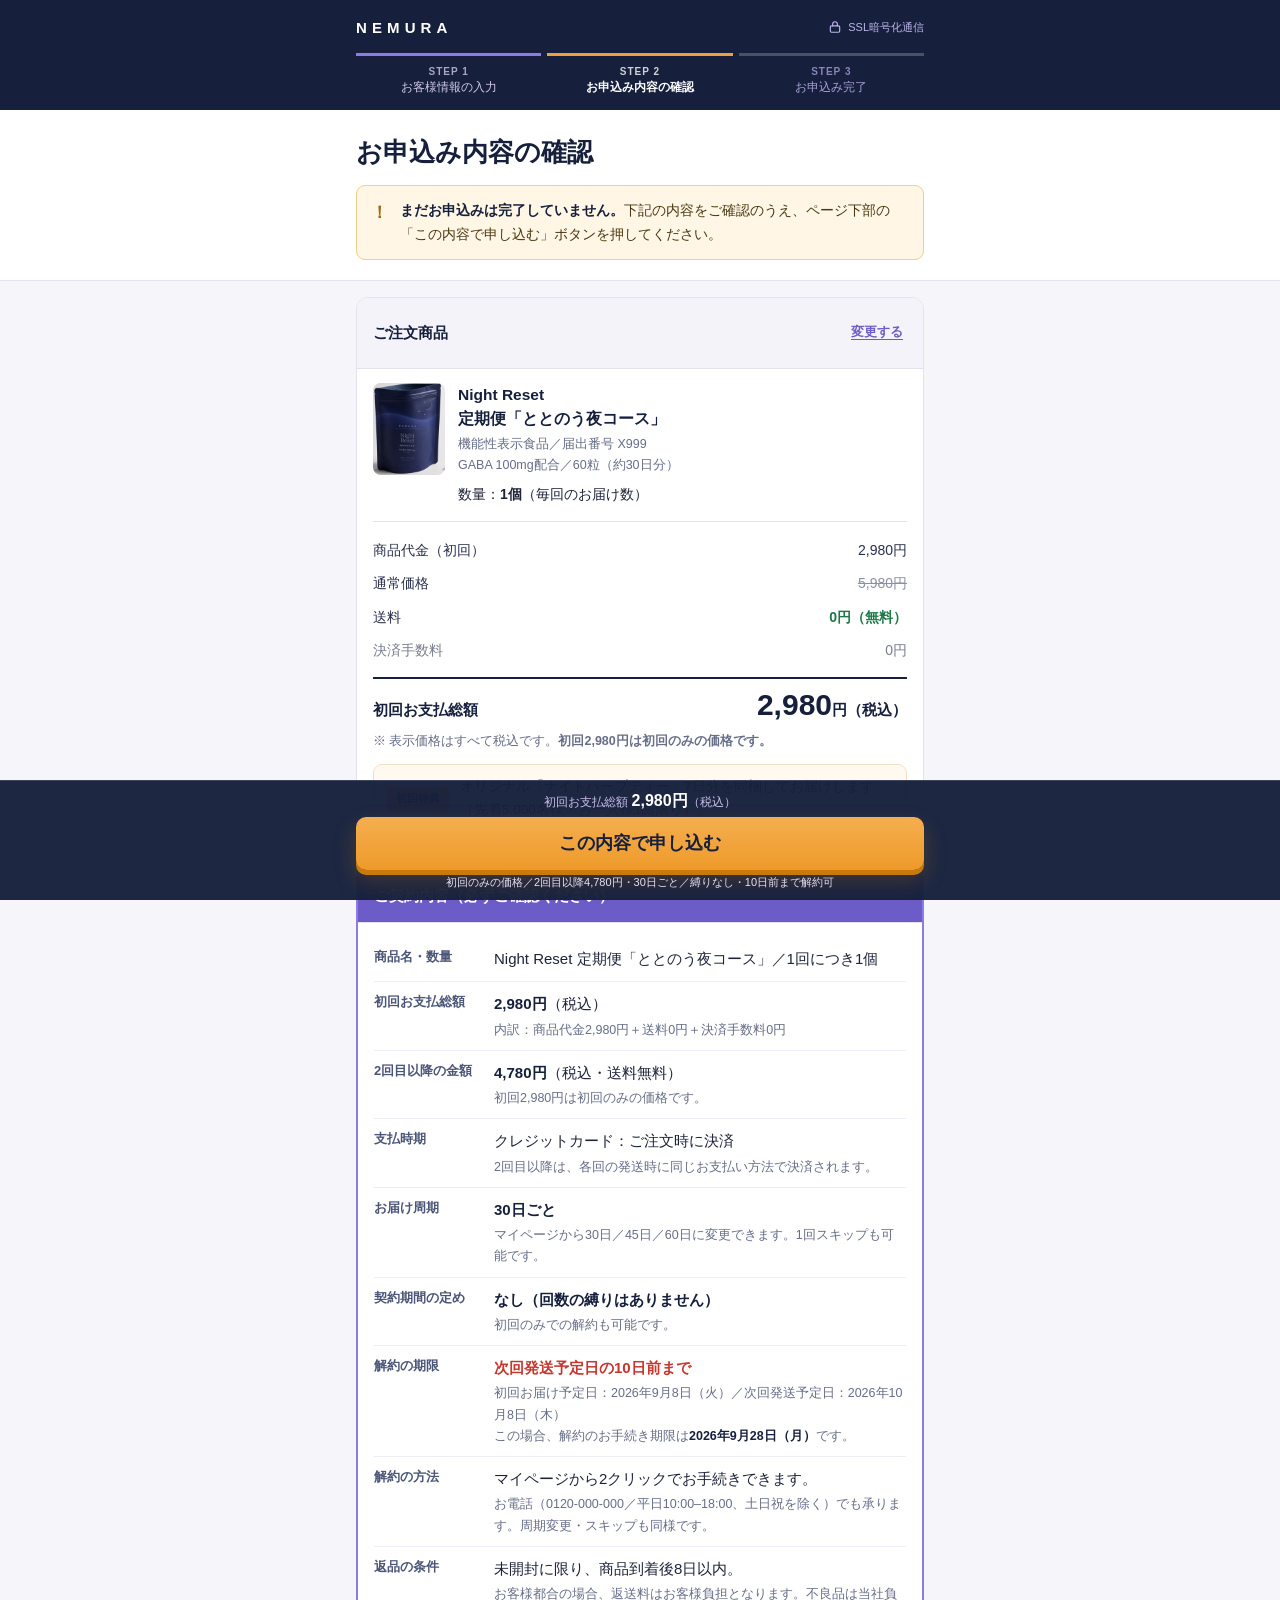
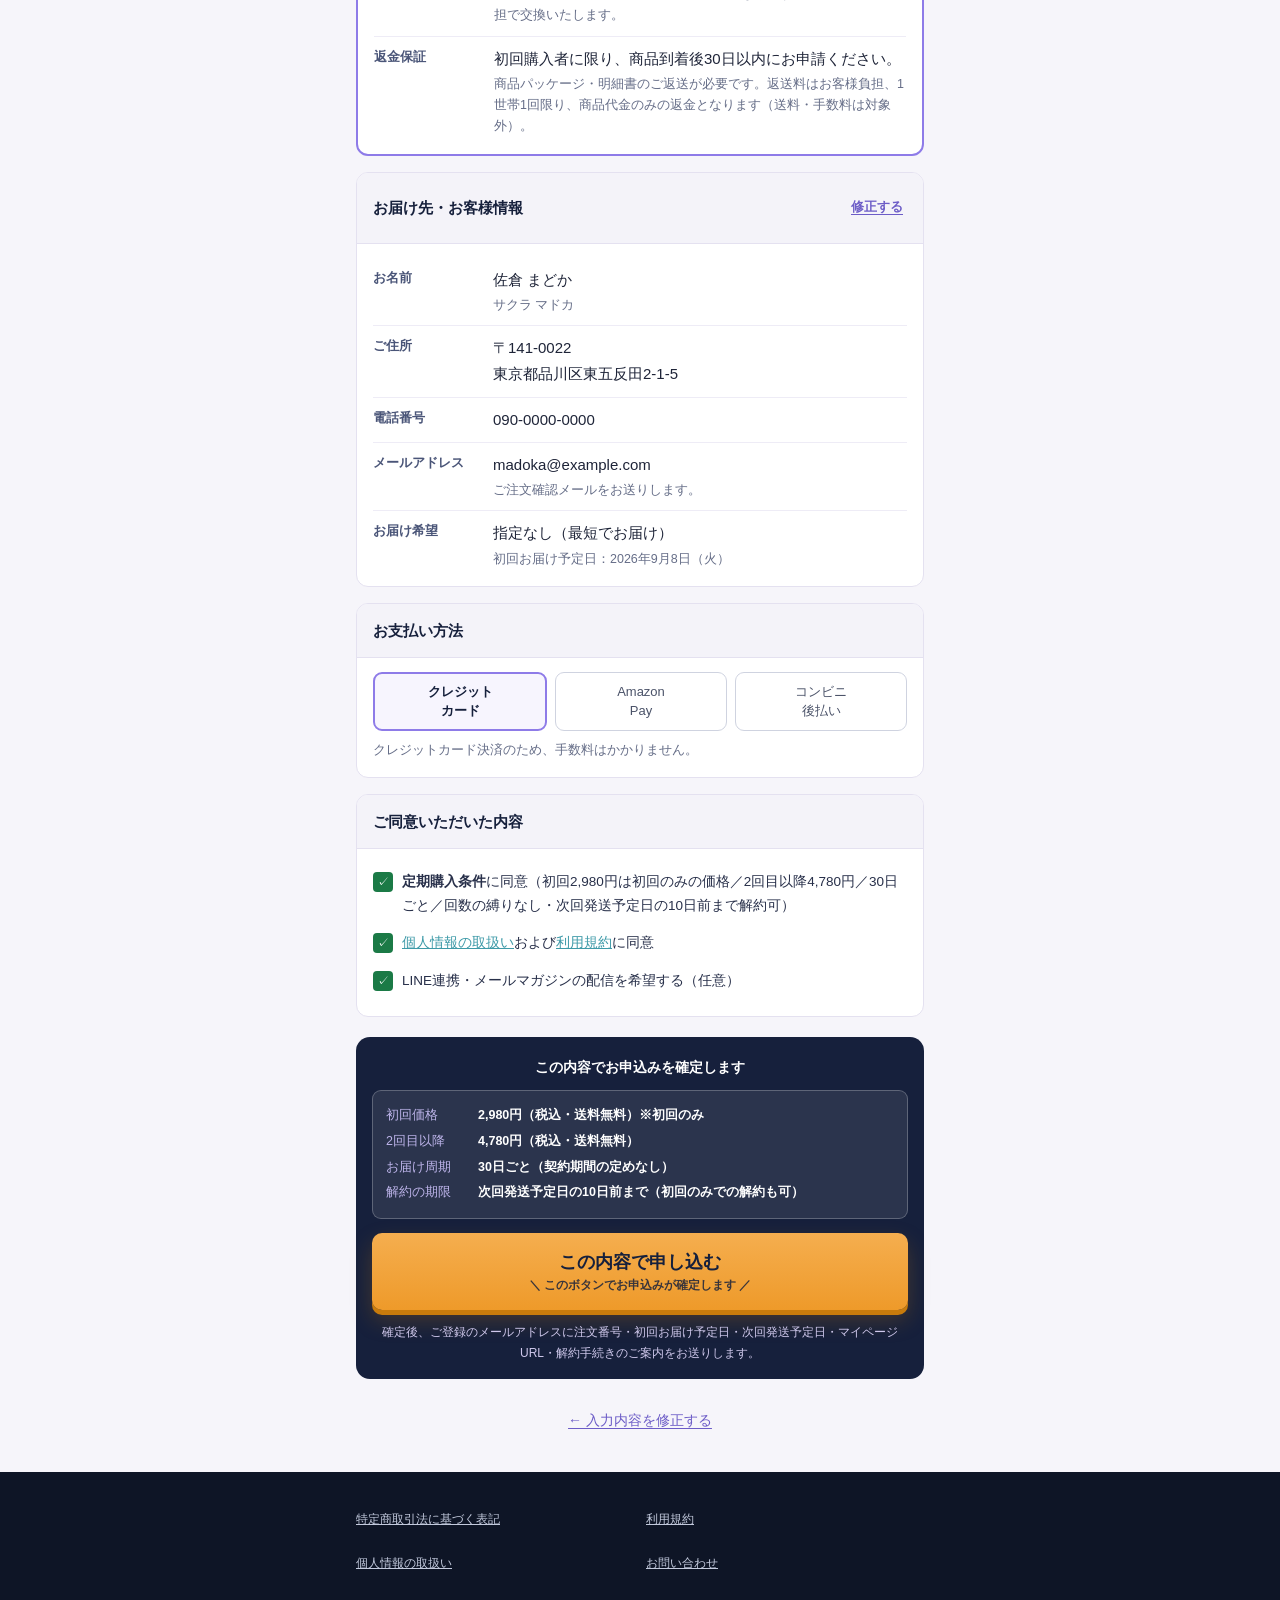
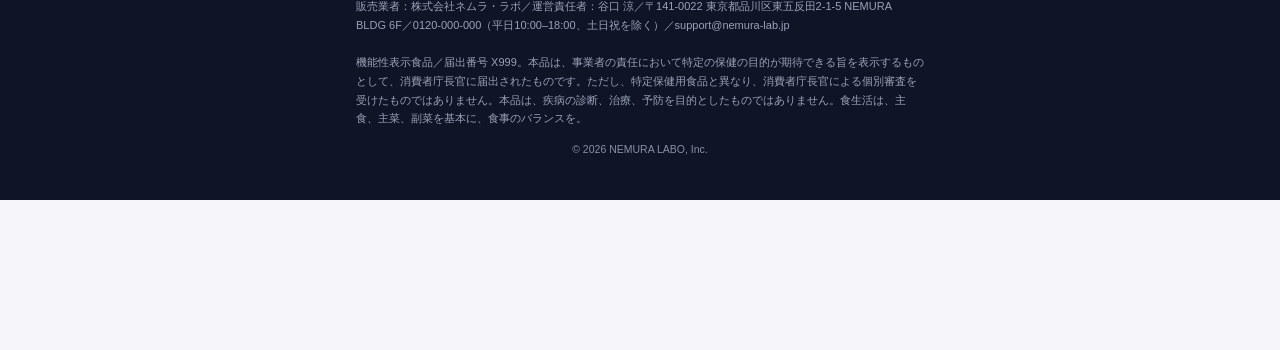
<file: NEMURA_LP_site/confirm.html>
<!DOCTYPE html>
<html lang="ja" class="p-confirm">
<head>
<meta charset="utf-8">
<meta name="viewport" content="width=device-width, initial-scale=1, viewport-fit=cover">
<title>お申込み内容の確認｜Night Reset 定期便「ととのう夜コース」</title>
<meta name="robots" content="noindex,nofollow">
<!-- favicon：頭文字のNだけの角丸マーク。16pxまで縮むので要素はこれ以上足さない -->
<link rel="icon" href="images/favicon.svg" type="image/svg+xml">
<link rel="icon" href="images/favicon.ico" sizes="32x32">
<link rel="apple-touch-icon" href="images/favicon-180.png">
<meta name="theme-color" content="#16203C">

<link rel="stylesheet" href="style.css">
</head>
<body>
<a class="skip" href="#confirmBtn">申込確定ボタンへスキップ</a>

<header>
  <div class="bar">
    <div class="logo">NEMURA</div>
    <div class="secure">
      <svg viewBox="0 0 24 24" fill="none" stroke="#BDB4EA" stroke-width="2" stroke-linecap="round"><rect x="4" y="10" width="16" height="11" rx="2"/><path d="M8 10V7a4 4 0 0 1 8 0v3"/></svg>
      SSL暗号化通信
    </div>
  </div>
  <ol class="steps">
    <li class="done"><b>STEP 1</b>お客様情報の入力</li>
    <li class="now"><b>STEP 2</b>お申込み内容の確認</li>
    <li><b>STEP 3</b>お申込み完了</li>
  </ol>
</header>

<div class="head">
  <div class="wrap">
    <h1>お申込み内容の確認</h1>
    <div class="alert">
      <span class="ic">！</span>
      <p><b>まだお申込みは完了していません。</b>下記の内容をご確認のうえ、ページ下部の「この内容で申し込む」ボタンを押してください。</p>
    </div>
  </div>
</div>

<div class="wrap">

  <!-- ============ 商品・数量 ============ -->
  <section class="card">
    <h2>ご注文商品<a class="edit" href="index.html#form" data-edit="item">変更する</a></h2>
    <div class="body">
      <div class="item">
        <div class="thumb"><img src="images/product-thumb.jpg" width="72" height="92" alt="Night Reset（60粒・約30日分）" loading="lazy" decoding="async"></div>
        <div class="info">
          <p class="nm">Night Reset<br>定期便「ととのう夜コース」</p>
          <p class="meta">機能性表示食品／届出番号 X999<br>GABA 100mg配合／60粒（約30日分）</p>
          <p class="qty">数量：<b>1個</b>（毎回のお届け数）</p>
        </div>
      </div>

      <div class="sum">
        <div class="r"><span class="k">商品代金（初回）</span><span class="v">2,980円</span></div>
        <div class="r"><span class="k">通常価格</span><span class="v struck">5,980円</span></div>
        <div class="r free"><span class="k">送料</span><span class="v">0円（無料）</span></div>
        <div class="r" id="feeRow"><span class="k">決済手数料</span><span class="v" id="feeVal">0円</span></div>
        <div class="total">
          <span class="k">初回お支払総額</span>
          <span class="v"><em id="totalVal">2,980</em>円（税込）</span>
        </div>
        <p class="note2">※ 表示価格はすべて税込です。<b>初回2,980円は初回のみの価格です。</b></p>
      </div>

      <div class="gift">
        <span class="tag2">初回特典</span>
        <p>オリジナル「ナイトハーブティー」7日分を同梱してお届けします（先着5,000名様・お一人様1回限り）。</p>
      </div>
    </div>
  </section>

  <!-- ============ 【最重要】ご契約内容 ============ -->
  <section class="card key">
    <h2>ご契約内容（必ずご確認ください）</h2>
    <div class="body">
      <dl class="dl">
        <div><dt>商品名・数量</dt><dd>Night Reset 定期便「ととのう夜コース」／1回につき1個</dd></div>
        <div><dt>初回お支払総額</dt><dd><b id="totalVal2">2,980円</b>（税込）
          <small>内訳：商品代金2,980円＋送料0円＋決済手数料<span id="feeVal2">0円</span></small></dd></div>
        <div><dt>2回目以降の金額</dt><dd><b>4,780円</b>（税込・送料無料）
          <small>初回2,980円は初回のみの価格です。</small></dd></div>
        <div><dt>支払時期</dt><dd id="payTiming">クレジットカード：ご注文時に決済
          <small>2回目以降は、各回の発送時に同じお支払い方法で決済されます。</small></dd></div>
        <div><dt>お届け周期</dt><dd><b>30日ごと</b>
          <small>マイページから30日／45日／60日に変更できます。1回スキップも可能です。</small></dd></div>
        <div><dt>契約期間の定め</dt><dd><b>なし（回数の縛りはありません）</b>
          <small>初回のみでの解約も可能です。</small></dd></div>
        <div><dt>解約の期限</dt><dd><span class="hl">次回発送予定日の10日前まで</span>
          <small>初回お届け予定日：2026年9月8日（火）／次回発送予定日：2026年10月8日（木）<br>
          この場合、解約のお手続き期限は<b>2026年9月28日（月）</b>です。</small></dd></div>
        <div><dt>解約の方法</dt><dd>マイページから2クリックでお手続きできます。
          <small>お電話（0120-000-000／平日10:00–18:00、土日祝を除く）でも承ります。周期変更・スキップも同様です。</small></dd></div>
        <div><dt>返品の条件</dt><dd>未開封に限り、商品到着後8日以内。
          <small>お客様都合の場合、返送料はお客様負担となります。不良品は当社負担で交換いたします。</small></dd></div>
        <div><dt>返金保証</dt><dd>初回購入者に限り、商品到着後30日以内にお申請ください。
          <small>商品パッケージ・明細書のご返送が必要です。返送料はお客様負担、1世帯1回限り、商品代金のみの返金となります（送料・手数料は対象外）。</small></dd></div>
      </dl>
    </div>
  </section>

  <!-- ============ お届け先 ============ -->
  <section class="card">
    <h2>お届け先・お客様情報<a class="edit" href="index.html#form" data-edit="customer">修正する</a></h2>
    <div class="body">
      <dl class="dl">
        <div><dt>お名前</dt><dd id="cName">佐倉 まどか<small id="cKana">サクラ マドカ</small></dd></div>
        <div><dt>ご住所</dt><dd id="cAddr">〒141-0022<br>東京都品川区東五反田2-1-5</dd></div>
        <div><dt>電話番号</dt><dd id="cTel">090-0000-0000</dd></div>
        <div><dt>メールアドレス</dt><dd id="cMail">madoka@example.com<small>ご注文確認メールをお送りします。</small></dd></div>
        <div><dt>お届け希望</dt><dd id="cDeliv">指定なし（最短でお届け）
          <small>初回お届け予定日：2026年9月8日（火）</small></dd></div>
      </dl>
    </div>
  </section>

  <!-- ============ お支払い方法 ============ -->
  <section class="card">
    <h2>お支払い方法</h2>
    <div class="body">
      <div class="pay">
        <input type="radio" name="pay" id="p1" value="card" checked><label for="p1">クレジット<br>カード</label>
        <input type="radio" name="pay" id="p2" value="amazon"><label for="p2">Amazon<br>Pay</label>
        <input type="radio" name="pay" id="p3" value="cvs"><label for="p3">コンビニ<br>後払い</label>
      </div>
      <p class="payfee" id="payNote">クレジットカード決済のため、手数料はかかりません。</p>
    </div>
  </section>

  <!-- ============ 同意状況 ============ -->
  <section class="card">
    <h2>ご同意いただいた内容</h2>
    <div class="body">
      <div class="agreed"><span class="ck">✓</span><span><b>定期購入条件</b>に同意（初回2,980円は初回のみの価格／2回目以降4,780円／30日ごと／回数の縛りなし・次回発送予定日の10日前まで解約可）</span></div>
      <div class="agreed"><span class="ck">✓</span><span><u>個人情報の取扱い</u>および<u>利用規約</u>に同意</span></div>
      <div class="agreed"><span class="ck">✓</span><span>LINE連携・メールマガジンの配信を希望する（任意）</span></div>
    </div>
  </section>

  <!-- ============ 確定 ============ -->
  <div class="final">
    <p class="h3">この内容でお申込みを確定します</p>
    <div class="four">
      <div class="r"><span class="k">初回価格</span><span class="v" id="totalVal3">2,980円（税込・送料無料）※初回のみ</span></div>
      <div class="r"><span class="k">2回目以降</span><span class="v">4,780円（税込・送料無料）</span></div>
      <div class="r"><span class="k">お届け周期</span><span class="v">30日ごと（契約期間の定めなし）</span></div>
      <div class="r"><span class="k">解約の期限</span><span class="v">次回発送予定日の10日前まで（初回のみでの解約も可）</span></div>
    </div>
    <p class="senderr" id="sendErr" role="alert" aria-live="polite" hidden>
      ▲ 送信できませんでした。通信環境をご確認のうえ、もう一度お試しください。
      解消しない場合は 0120-000-000（平日10:00–18:00）へご連絡ください。</p>
    <button type="button" class="btn" id="confirmBtn" data-cta="order-confirm">この内容で申し込む<span class="s">＼ このボタンでお申込みが確定します ／</span></button>
    <p class="aftertxt">確定後、ご登録のメールアドレスに注文番号・初回お届け予定日・次回発送予定日・マイページURL・解約手続きのご案内をお送りします。</p>
  </div>

  <a class="back" href="index.html#form" data-edit="all">← 入力内容を修正する</a>

</div>

<footer>
  <div class="links">
    <a href="tokushoho.html">特定商取引法に基づく表記</a><a href="terms.html">利用規約</a>
    <a href="privacy.html">個人情報の取扱い</a><a href="contact.html">お問い合わせ</a>
  </div>
  <p class="legal">販売業者：株式会社ネムラ・ラボ／運営責任者：谷口 涼／〒141-0022 東京都品川区東五反田2-1-5 NEMURA BLDG 6F／0120-000-000（平日10:00–18:00、土日祝を除く）／support@nemura-lab.jp<br><br>
  機能性表示食品／届出番号 X999。本品は、事業者の責任において特定の保健の目的が期待できる旨を表示するものとして、消費者庁長官に届出されたものです。ただし、特定保健用食品と異なり、消費者庁長官による個別審査を受けたものではありません。本品は、疾病の診断、治療、予防を目的としたものではありません。食生活は、主食、主菜、副菜を基本に、食事のバランスを。</p>
  <p class="cp">© 2026 NEMURA LABO, Inc.</p>
</footer>

<div class="sticky" role="region" aria-label="お申込み確定バー">
  <div class="in">
    <p class="l1">初回お支払総額 <b id="totalVal4">2,980円</b>（税込）</p>
    <button type="button" class="btn btn-sm" data-jump="confirmBtn">この内容で申し込む</button>
    <p class="fine">初回のみの価格／2回目以降4,780円・30日ごと／縛りなし・10日前まで解約可</p>
  </div>
</div>

<script src="script.js" defer></script>
</body>
</html>
</file>
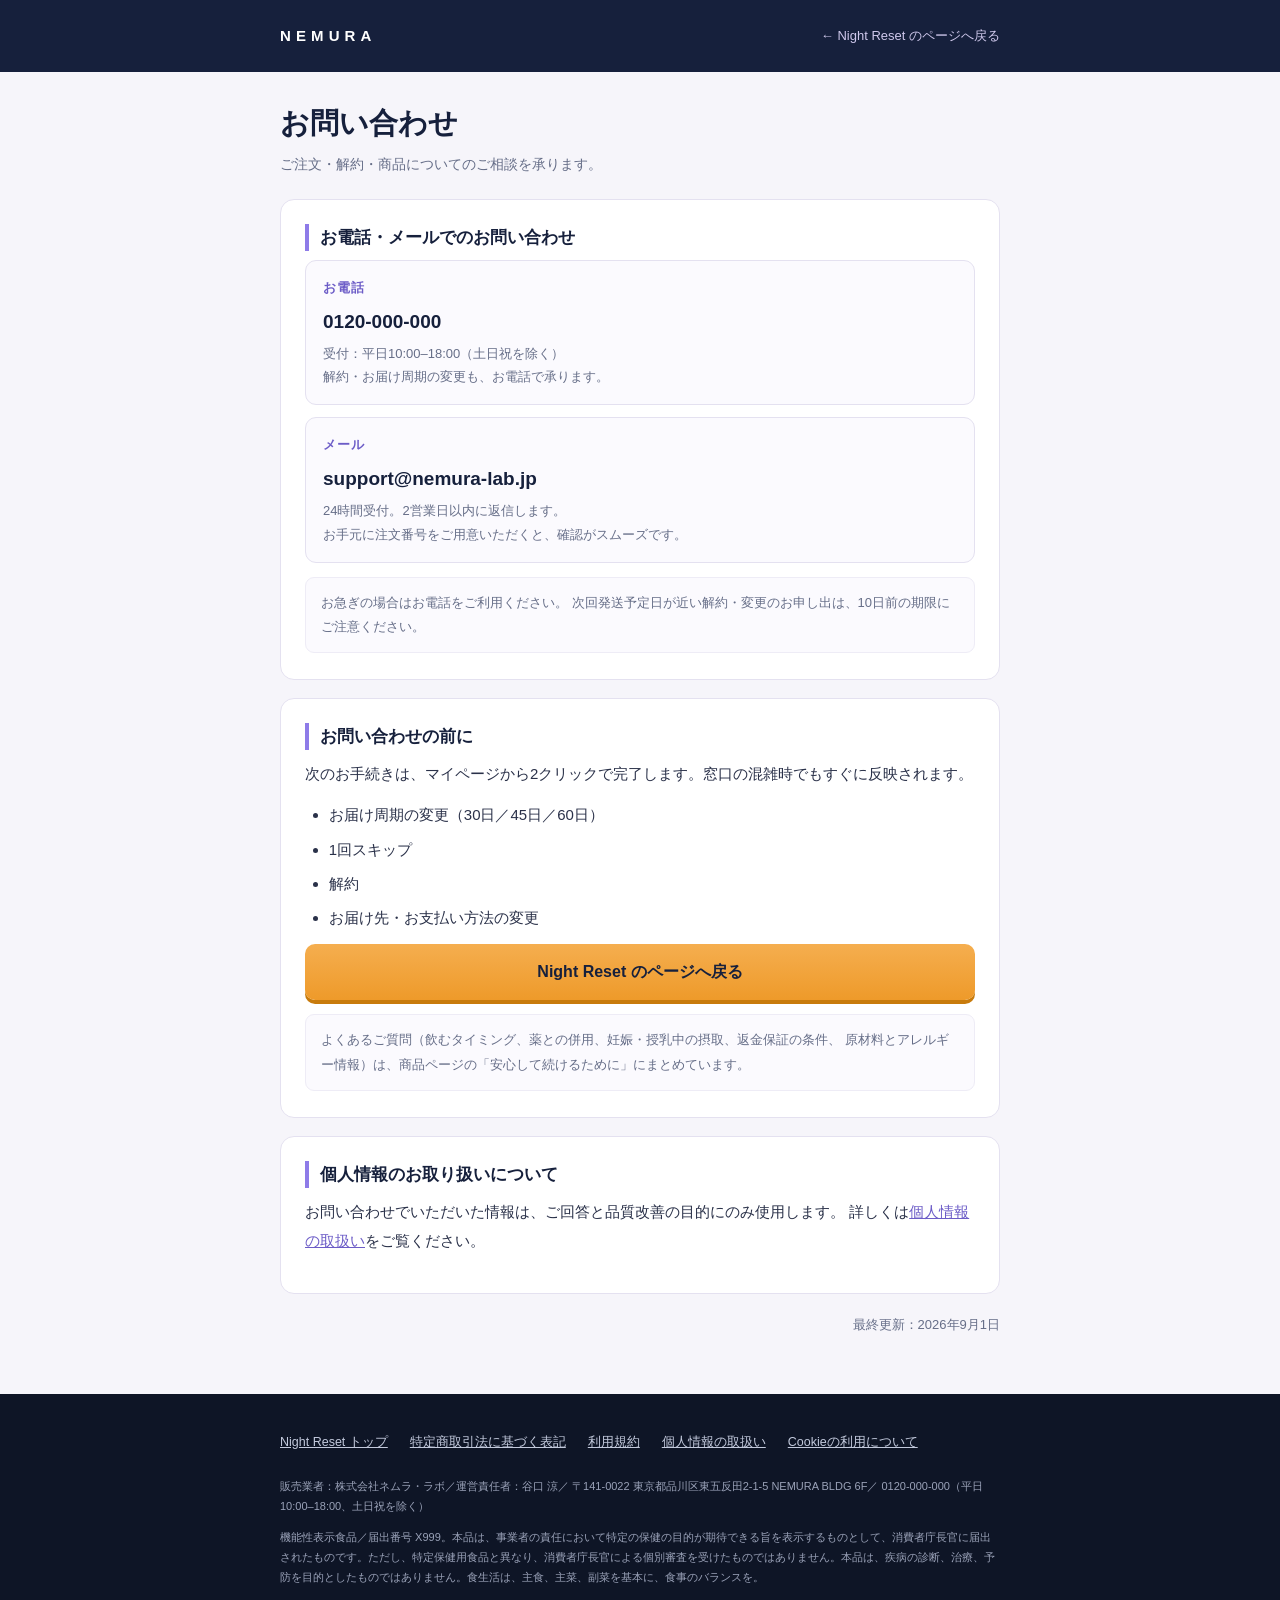
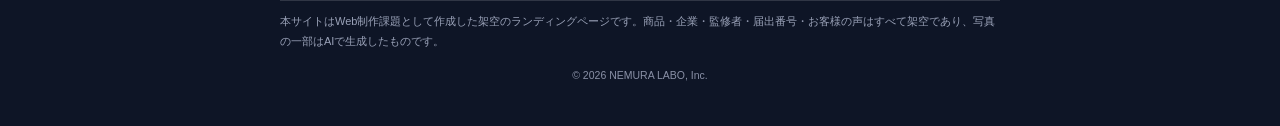
<file: NEMURA_LP_site/contact.html>
<!DOCTYPE html>
<html lang="ja" class="p-doc">
<head>
<meta charset="utf-8">
<meta name="viewport" content="width=device-width, initial-scale=1">
<title>お問い合わせ｜Night Reset（NEMURA）</title>
<meta name="robots" content="noindex,nofollow">
<!-- favicon：頭文字のNだけの角丸マーク。16pxまで縮むので要素はこれ以上足さない -->
<link rel="icon" href="images/favicon.svg" type="image/svg+xml">
<link rel="icon" href="images/favicon.ico" sizes="32x32">
<link rel="apple-touch-icon" href="images/favicon-180.png">
<meta name="theme-color" content="#16203C">

<link rel="stylesheet" href="style.css">
</head>
<body>
<header class="bar">
  <div class="in">
    <a class="logo" href="index.html">NEMURA</a>
    <a class="back" href="index.html">← Night Reset のページへ戻る</a>
  </div>
</header>

<main>
  <h1>お問い合わせ</h1>
  <p class="lead">ご注文・解約・商品についてのご相談を承ります。</p>
  <div class="card">
    <h2>お電話・メールでのお問い合わせ</h2>
    <div class="contact-grid">
      <div class="cbox">
        <div class="k">お電話</div>
        <div class="v"><a href="tel:0120000000">0120-000-000</a></div>
        <div class="s">受付：平日10:00–18:00（土日祝を除く）<br>
          解約・お届け周期の変更も、お電話で承ります。</div>
      </div>
      <div class="cbox">
        <div class="k">メール</div>
        <div class="v"><a href="mailto:support@nemura-lab.jp">support@nemura-lab.jp</a></div>
        <div class="s">24時間受付。2営業日以内に返信します。<br>
          お手元に注文番号をご用意いただくと、確認がスムーズです。</div>
      </div>
    </div>
    <div class="note">お急ぎの場合はお電話をご利用ください。
      次回発送予定日が近い解約・変更のお申し出は、10日前の期限にご注意ください。</div>
  </div>

  <div class="card">
    <h2>お問い合わせの前に</h2>
    <p>次のお手続きは、マイページから2クリックで完了します。窓口の混雑時でもすぐに反映されます。</p>
    <ul>
      <li>お届け周期の変更（30日／45日／60日）</li>
      <li>1回スキップ</li>
      <li>解約</li>
      <li>お届け先・お支払い方法の変更</li>
    </ul>
    <a class="btn" href="index.html">Night Reset のページへ戻る</a>
    <div class="note">よくあるご質問（飲むタイミング、薬との併用、妊娠・授乳中の摂取、返金保証の条件、
      原材料とアレルギー情報）は、商品ページの「安心して続けるために」にまとめています。</div>
  </div>

  <div class="card">
    <h2>個人情報のお取り扱いについて</h2>
    <p>お問い合わせでいただいた情報は、ご回答と品質改善の目的にのみ使用します。
      詳しくは<a href="privacy.html">個人情報の取扱い</a>をご覧ください。</p>
  </div>

  <p class="upd">最終更新：2026年9月1日</p>
</main>

<footer>
  <div class="in">
    <div class="links"><a href="index.html">Night Reset トップ</a><a href="tokushoho.html">特定商取引法に基づく表記</a><a href="terms.html">利用規約</a><a href="privacy.html">個人情報の取扱い</a><a href="privacy.html#cookie">Cookieの利用について</a></div>
    <p class="legal">販売業者：株式会社ネムラ・ラボ／運営責任者：谷口 涼／
      〒141-0022 東京都品川区東五反田2-1-5 NEMURA BLDG 6F／
      0120-000-000（平日10:00–18:00、土日祝を除く）</p>
    <p class="legal gap-s">機能性表示食品／届出番号 X999。本品は、事業者の責任において特定の保健の目的が期待できる旨を表示するものとして、消費者庁長官に届出されたものです。ただし、特定保健用食品と異なり、消費者庁長官による個別審査を受けたものではありません。本品は、疾病の診断、治療、予防を目的としたものではありません。食生活は、主食、主菜、副菜を基本に、食事のバランスを。</p>
    <p class="legal disclaimer">本サイトはWeb制作課題として作成した架空のランディングページです。商品・企業・監修者・届出番号・お客様の声はすべて架空であり、写真の一部はAIで生成したものです。</p>
    <p class="cp">© 2026 NEMURA LABO, Inc.</p>
  </div>
</footer>
<script src="script.js" defer></script>
</body>
</html>
</file>
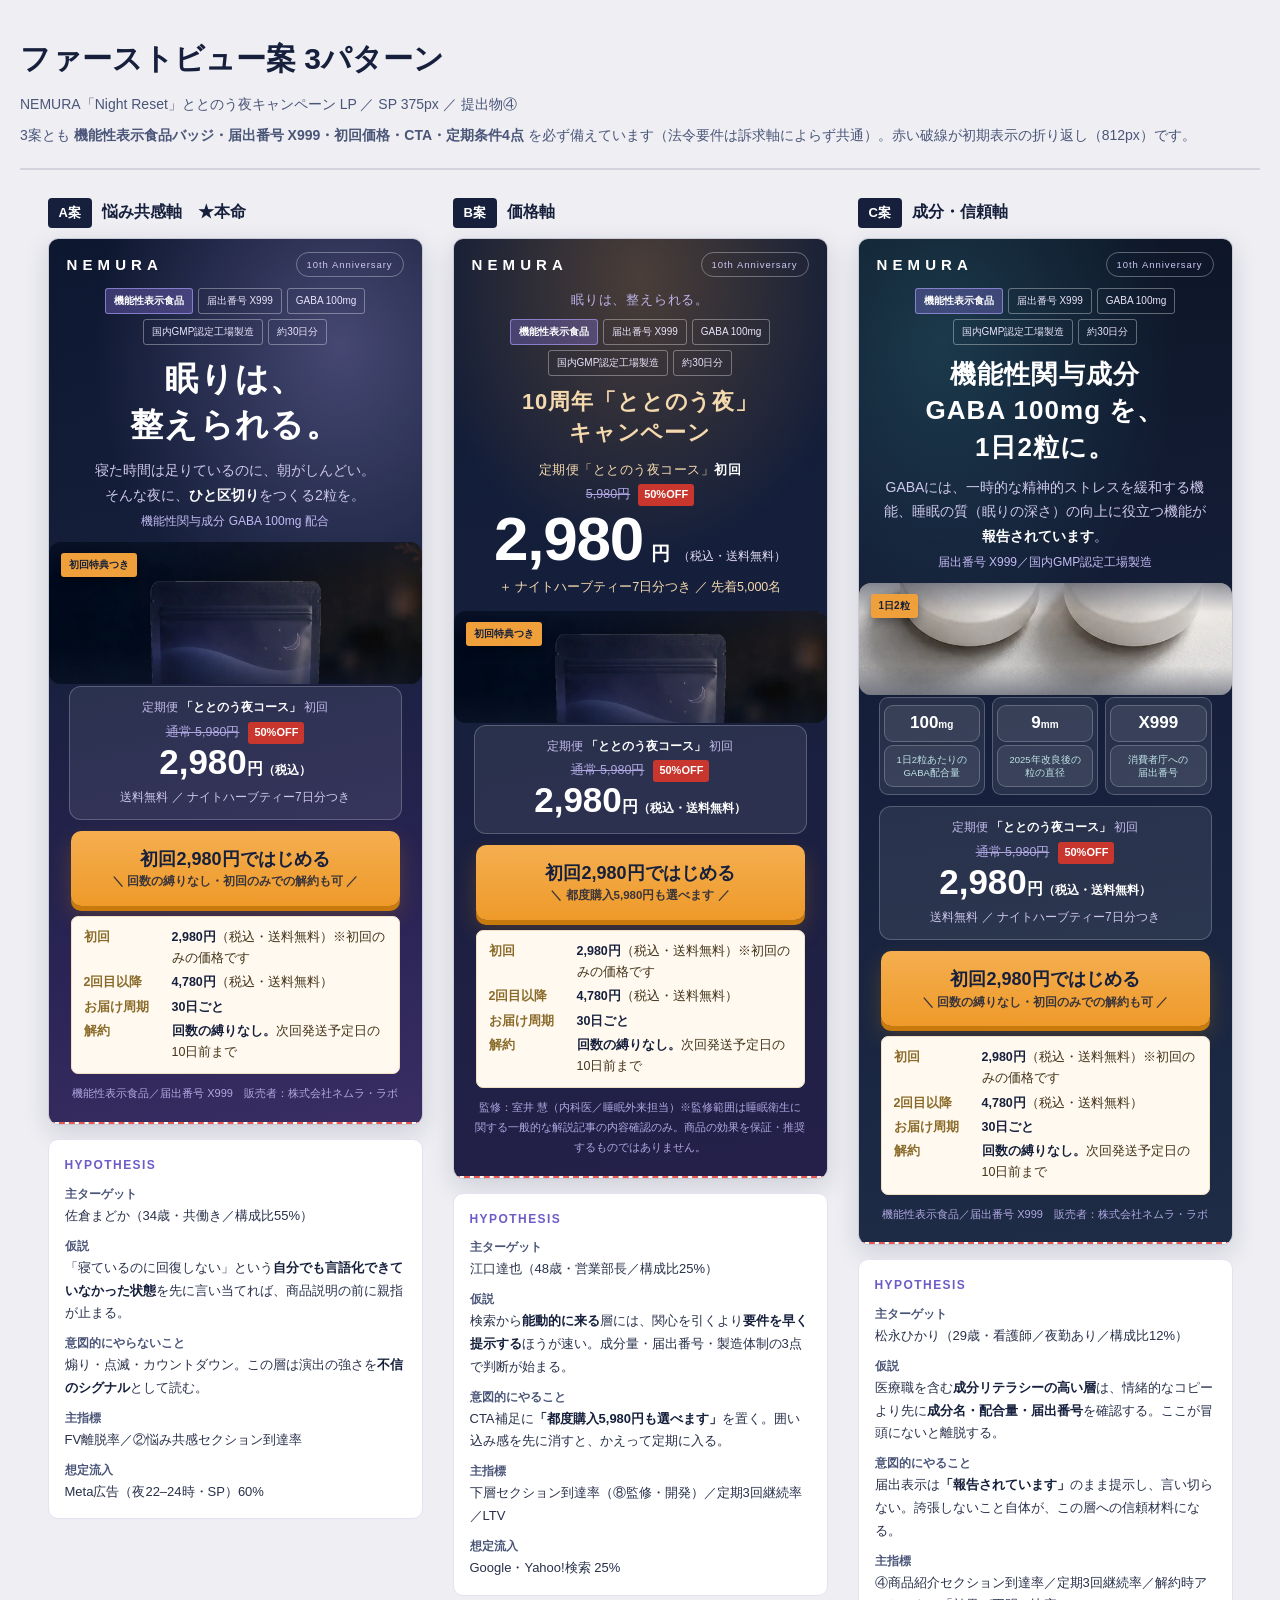
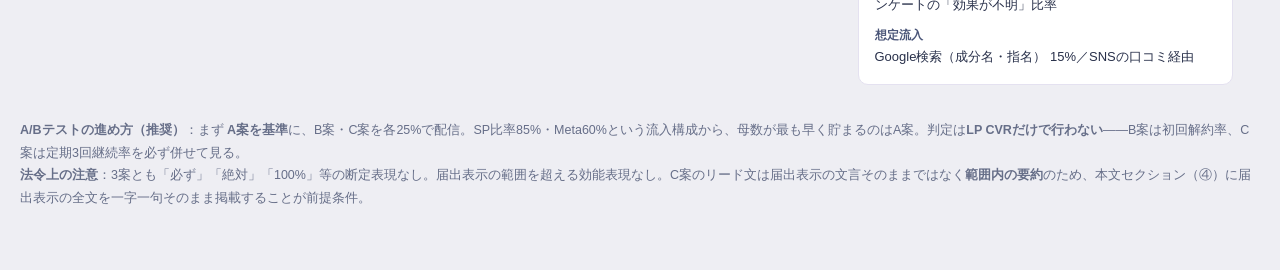
<file: NEMURA_LP_site/fv3.html>
<!DOCTYPE html>
<html lang="ja" class="p-fv3"><head><meta charset="utf-8">
<meta name="viewport" content="width=device-width, initial-scale=1">
<meta name="robots" content="noindex,nofollow">
<!-- favicon：頭文字のNだけの角丸マーク。16pxまで縮むので要素はこれ以上足さない -->
<link rel="icon" href="images/favicon.svg" type="image/svg+xml">
<link rel="icon" href="images/favicon.ico" sizes="32x32">
<link rel="apple-touch-icon" href="images/favicon-180.png">
<title>Night Reset｜FV案 3パターン</title>
<link rel="stylesheet" href="style.css">
</head>
<body>
<div class="page">
  <h1>ファーストビュー案 3パターン</h1>
  <p class="sub">NEMURA「Night Reset」ととのう夜キャンペーン LP ／ SP 375px ／ 提出物④</p>
  <p class="sub">3案とも <b>機能性表示食品バッジ・届出番号 X999・初回価格・CTA・定期条件4点</b> を必ず備えています（法令要件は訴求軸によらず共通）。赤い破線が初期表示の折り返し（812px）です。</p>
  <div class="rule"></div>

  <div class="row">

    <!-- ============ A：悩み共感軸 ============ -->
    <div class="col">
      <div class="tag"><span class="id">A案</span><span class="nm">悩み共感軸　★本命</span></div>
      <div class="frame">
        <div class="fv a">
          <div class="top"><div class="logo">NEMURA</div><div class="anniv">10th Anniversary</div></div>
          <div class="badges">
            <span class="key">機能性表示食品</span><span>届出番号 X999</span><span>GABA 100mg</span>
            <span>国内GMP認定工場製造</span><span>約30日分</span>
          </div>
          <h2 class="hd mincho">眠りは、<br>整えられる。</h2>
          <p class="lead">寝た時間は足りているのに、朝がしんどい。<br>そんな夜に、<b>ひと区切り</b>をつくる2粒を。<br>
            <span class="fact">機能性関与成分 GABA 100mg 配合</span></p>
          <div class="vis">
            <picture><source type="image/webp" srcset="images/fv-sp.webp"><img src="images/fv-sp.jpg" width="1500" height="568" alt="ナイトテーブルに置かれた Night Reset のパウチ"></picture>
            <span class="flag">初回特典つき</span>
          </div>
          <div class="price">
            <div class="cap">定期便 <b>「ととのう夜コース」</b> 初回</div>
            <div class="r"><span class="was">通常 5,980円</span><span class="off">50%OFF</span></div>
            <div class="now"><span class="n">2,980</span>円<span class="tax">（税込）</span></div>
            <div class="ship">送料無料 ／ ナイトハーブティー7日分つき</div>
          </div>
          <div class="cta">
            <a class="btn" href="#">初回2,980円ではじめる<span class="s">＼ 回数の縛りなし・初回のみでの解約も可 ／</span></a>
            <div class="terms">
              <div class="r2"><span class="k">初回</span><span><b>2,980円</b>（税込・送料無料）※初回のみの価格です</span></div>
              <div class="r2"><span class="k">2回目以降</span><span><b>4,780円</b>（税込・送料無料）</span></div>
              <div class="r2"><span class="k">お届け周期</span><span><b>30日ごと</b></span></div>
              <div class="r2"><span class="k">解約</span><span><b>回数の縛りなし。</b>次回発送予定日の10日前まで</span></div>
            </div>
          </div>
          <p class="filing">機能性表示食品／届出番号 X999　販売者：株式会社ネムラ・ラボ</p>
        </div>
        <div class="fold"></div>
      </div>
      <div class="hyp">
        <div class="h">HYPOTHESIS</div>
        <dl>
          <dt>主ターゲット</dt><dd>佐倉まどか（34歳・共働き／構成比55%）</dd>
          <dt>仮説</dt><dd>「寝ているのに回復しない」という<b>自分でも言語化できていなかった状態</b>を先に言い当てれば、商品説明の前に親指が止まる。</dd>
          <dt>意図的にやらないこと</dt><dd>煽り・点滅・カウントダウン。この層は演出の強さを<b>不信のシグナル</b>として読む。</dd>
          <dt>主指標</dt><dd>FV離脱率／②悩み共感セクション到達率</dd>
          <dt>想定流入</dt><dd>Meta広告（夜22–24時・SP）60%</dd>
        </dl>
      </div>
    </div>

    <!-- ============ B：価格軸 ============ -->
    <div class="col">
      <div class="tag"><span class="id">B案</span><span class="nm">価格軸</span></div>
      <div class="frame">
        <div class="fv b">
          <div class="top"><div class="logo">NEMURA</div><div class="anniv">10th Anniversary</div></div>
          <p class="brandline mincho">眠りは、整えられる。</p>
          <div class="badges">
            <span class="key">機能性表示食品</span><span>届出番号 X999</span><span>GABA 100mg</span>
            <span>国内GMP認定工場製造</span><span>約30日分</span>
          </div>
          <h2 class="hd">10周年「ととのう夜」<br>キャンペーン</h2>
          <div class="bigprice">
            <div class="lbl2">定期便「ととのう夜コース」<b>初回</b></div>
            <div class="rowb"><span class="was">5,980円</span><span class="off">50%OFF</span></div>
            <div class="rowb"><span class="n">2,980</span><span class="yen">円</span><span class="tax">（税込・送料無料）</span></div>
            <div class="sub2">＋ ナイトハーブティー7日分つき ／ 先着5,000名</div>
          </div>
          <div class="vis">
            <picture><source type="image/webp" srcset="images/fv-sp.webp"><img src="images/fv-sp.jpg" width="1500" height="568" alt="ナイトテーブルに置かれた Night Reset のパウチ"></picture>
            <span class="flag">初回特典つき</span>
          </div>
          <div class="price">
            <div class="cap">定期便 <b>「ととのう夜コース」</b> 初回</div>
            <div class="r"><span class="was">通常 5,980円</span><span class="off">50%OFF</span></div>
            <div class="now"><span class="n">2,980</span>円<span class="tax">（税込・送料無料）</span></div>
          </div>
          <div class="cta">
            <a class="btn" href="#">初回2,980円ではじめる<span class="s">＼ 都度購入5,980円も選べます ／</span></a>
            <div class="terms">
              <div class="r2"><span class="k">初回</span><span><b>2,980円</b>（税込・送料無料）※初回のみの価格です</span></div>
              <div class="r2"><span class="k">2回目以降</span><span><b>4,780円</b>（税込・送料無料）</span></div>
              <div class="r2"><span class="k">お届け周期</span><span><b>30日ごと</b></span></div>
              <div class="r2"><span class="k">解約</span><span><b>回数の縛りなし。</b>次回発送予定日の10日前まで</span></div>
            </div>
          </div>
          <p class="filing gap-s">監修：室井 慧（内科医／睡眠外来担当）※監修範囲は睡眠衛生に関する一般的な解説記事の内容確認のみ。商品の効果を保証・推奨するものではありません。</p>
        </div>
        <div class="fold"></div>
      </div>
      <div class="hyp">
        <div class="h">HYPOTHESIS</div>
        <dl>
          <dt>主ターゲット</dt><dd>江口達也（48歳・営業部長／構成比25%）</dd>
          <dt>仮説</dt><dd>検索から<b>能動的に来る</b>層には、関心を引くより<b>要件を早く提示する</b>ほうが速い。成分量・届出番号・製造体制の3点で判断が始まる。</dd>
          <dt>意図的にやること</dt><dd>CTA補足に<b>「都度購入5,980円も選べます」</b>を置く。囲い込み感を先に消すと、かえって定期に入る。</dd>
          <dt>主指標</dt><dd>下層セクション到達率（⑧監修・開発）／定期3回継続率／LTV</dd>
          <dt>想定流入</dt><dd>Google・Yahoo!検索 25%</dd>
        </dl>
      </div>
    </div>

    <!-- ============ C：成分・信頼軸 ============ -->
    <div class="col">
      <div class="tag"><span class="id">C案</span><span class="nm">成分・信頼軸</span></div>
      <div class="frame">
        <div class="fv c">
          <div class="top"><div class="logo">NEMURA</div><div class="anniv">10th Anniversary</div></div>
          <div class="badges">
            <span class="key">機能性表示食品</span><span>届出番号 X999</span><span>GABA 100mg</span>
            <span>国内GMP認定工場製造</span><span>約30日分</span>
          </div>
          <h2 class="hd">機能性関与成分<br>GABA 100mg を、<br>1日2粒に。</h2>
          <p class="lead">GABAには、一時的な精神的ストレスを緩和する機能、睡眠の質（眠りの深さ）の向上に役立つ機能が<b>報告されています</b>。<br>
            <span class="fact">届出番号 X999／国内GMP認定工場製造</span></p>
          <div class="vis">
            <picture><source type="image/webp" srcset="images/tablets.webp"><img src="images/tablets.jpg" width="640" height="640" alt="Night Reset の粒。直径9mmの白色コーティング錠"></picture>
            <span class="flag">1日2粒</span>
          </div>
          <div class="facts">
            <div><div class="n2">100<small>mg</small></div><div class="l2">1日2粒あたりの<br>GABA配合量</div></div>
            <div><div class="n2">9<small>mm</small></div><div class="l2">2025年改良後の<br>粒の直径</div></div>
            <div><div class="n2">X999</div><div class="l2">消費者庁への<br>届出番号</div></div>
          </div>
          <div class="price">
            <div class="cap">定期便 <b>「ととのう夜コース」</b> 初回</div>
            <div class="r"><span class="was">通常 5,980円</span><span class="off">50%OFF</span></div>
            <div class="now"><span class="n">2,980</span>円<span class="tax">（税込・送料無料）</span></div>
            <div class="ship">送料無料 ／ ナイトハーブティー7日分つき</div>
          </div>
          <div class="cta">
            <a class="btn" href="#">初回2,980円ではじめる<span class="s">＼ 回数の縛りなし・初回のみでの解約も可 ／</span></a>
            <div class="terms">
              <div class="r2"><span class="k">初回</span><span><b>2,980円</b>（税込・送料無料）※初回のみの価格です</span></div>
              <div class="r2"><span class="k">2回目以降</span><span><b>4,780円</b>（税込・送料無料）</span></div>
              <div class="r2"><span class="k">お届け周期</span><span><b>30日ごと</b></span></div>
              <div class="r2"><span class="k">解約</span><span><b>回数の縛りなし。</b>次回発送予定日の10日前まで</span></div>
            </div>
          </div>
          <p class="filing gap-s">機能性表示食品／届出番号 X999　販売者：株式会社ネムラ・ラボ</p>
        </div>
        <div class="fold"></div>
      </div>
      <div class="hyp">
        <div class="h">HYPOTHESIS</div>
        <dl>
          <dt>主ターゲット</dt><dd>松永ひかり（29歳・看護師／夜勤あり／構成比12%）</dd>
          <dt>仮説</dt><dd>医療職を含む<b>成分リテラシーの高い層</b>は、情緒的なコピーより先に<b>成分名・配合量・届出番号</b>を確認する。ここが冒頭にないと離脱する。</dd>
          <dt>意図的にやること</dt><dd>届出表示は<b>「報告されています」</b>のまま提示し、言い切らない。誇張しないこと自体が、この層への信頼材料になる。</dd>
          <dt>主指標</dt><dd>④商品紹介セクション到達率／定期3回継続率／解約時アンケートの「効果が不明」比率</dd>
          <dt>想定流入</dt><dd>Google検索（成分名・指名） 15%／SNSの口コミ経由</dd>
        </dl>
      </div>
    </div>

  </div>

  <p class="foot">
    <b>A/Bテストの進め方（推奨）</b>：まず <b>A案を基準</b>に、B案・C案を各25%で配信。SP比率85%・Meta60%という流入構成から、母数が最も早く貯まるのはA案。判定は<b>LP CVRだけで行わない</b>——B案は初回解約率、C案は定期3回継続率を必ず併せて見る。<br>
    <b>法令上の注意</b>：3案とも「必ず」「絶対」「100%」等の断定表現なし。届出表示の範囲を超える効能表現なし。C案のリード文は届出表示の文言そのままではなく<b>範囲内の要約</b>のため、本文セクション（④）に届出表示の全文を一字一句そのまま掲載することが前提条件。
  </p>
</div>
<script src="script.js" defer></script>
</body></html>
</file>
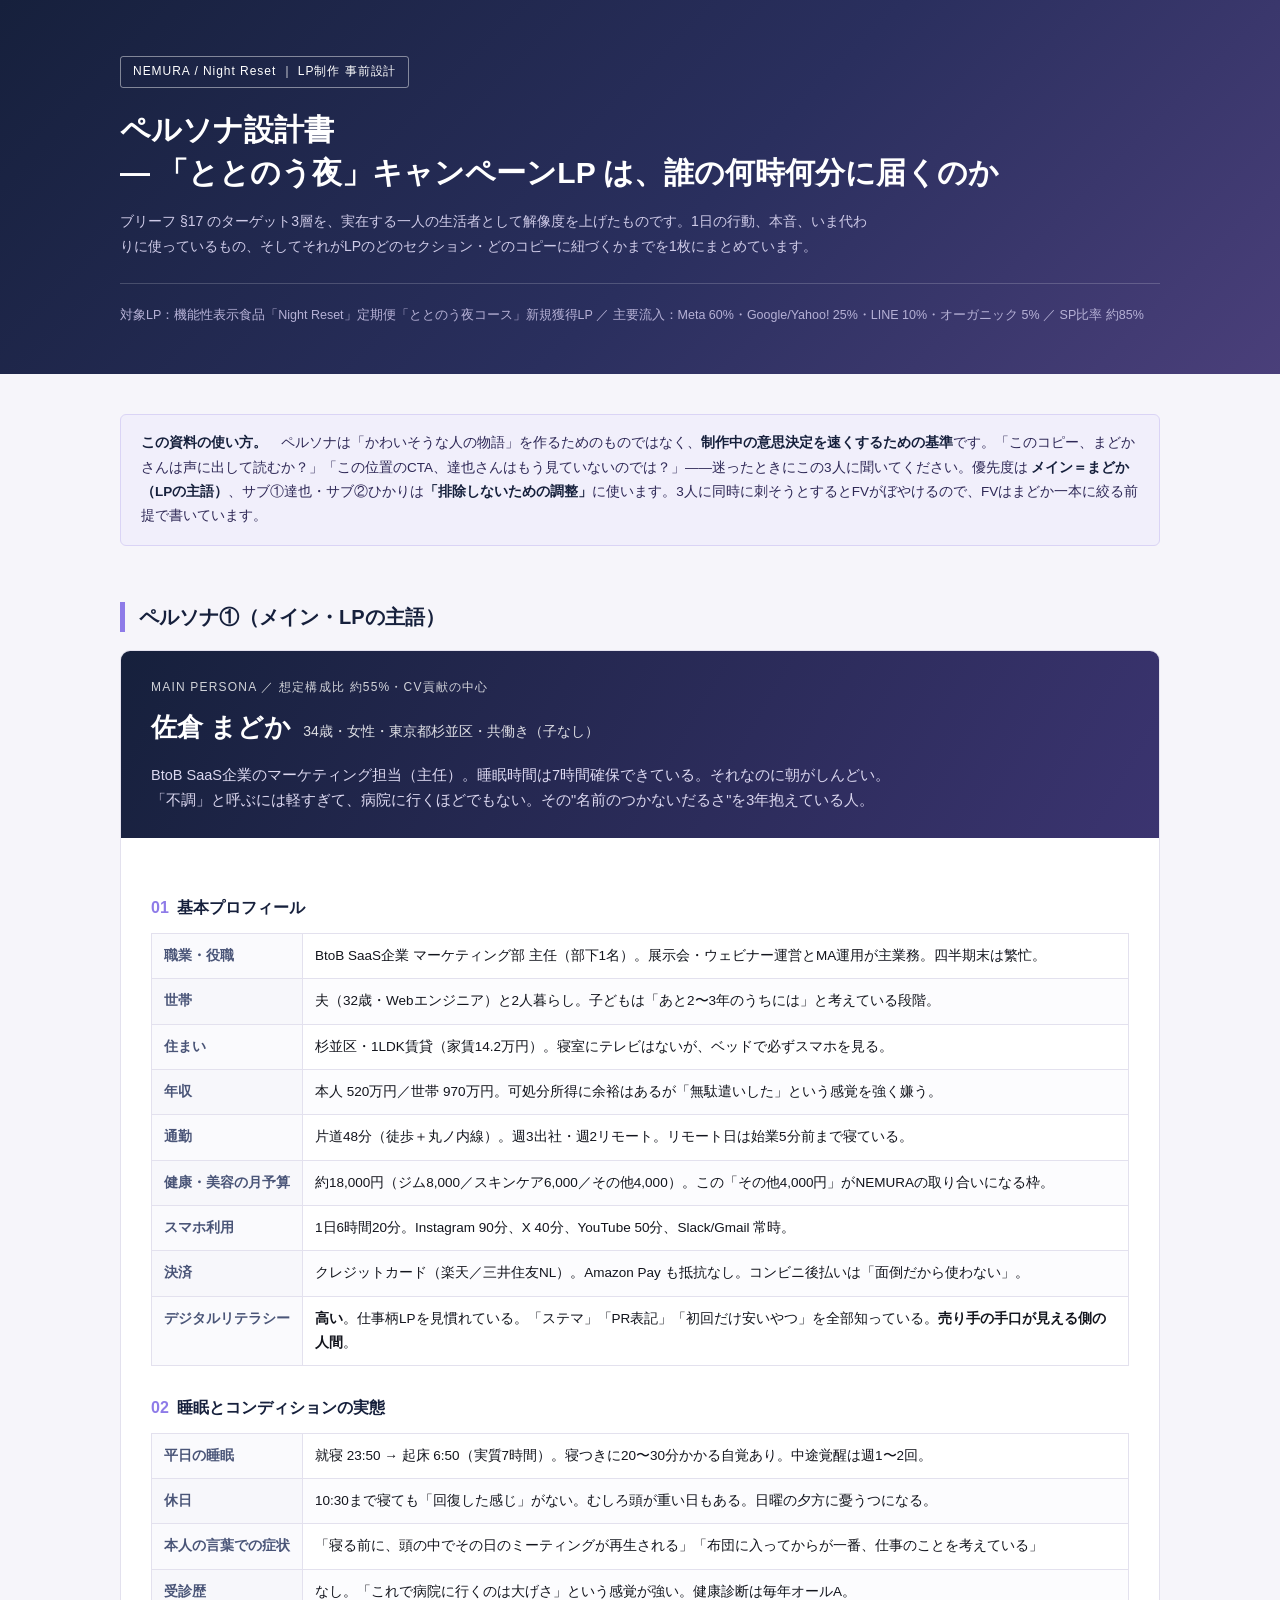
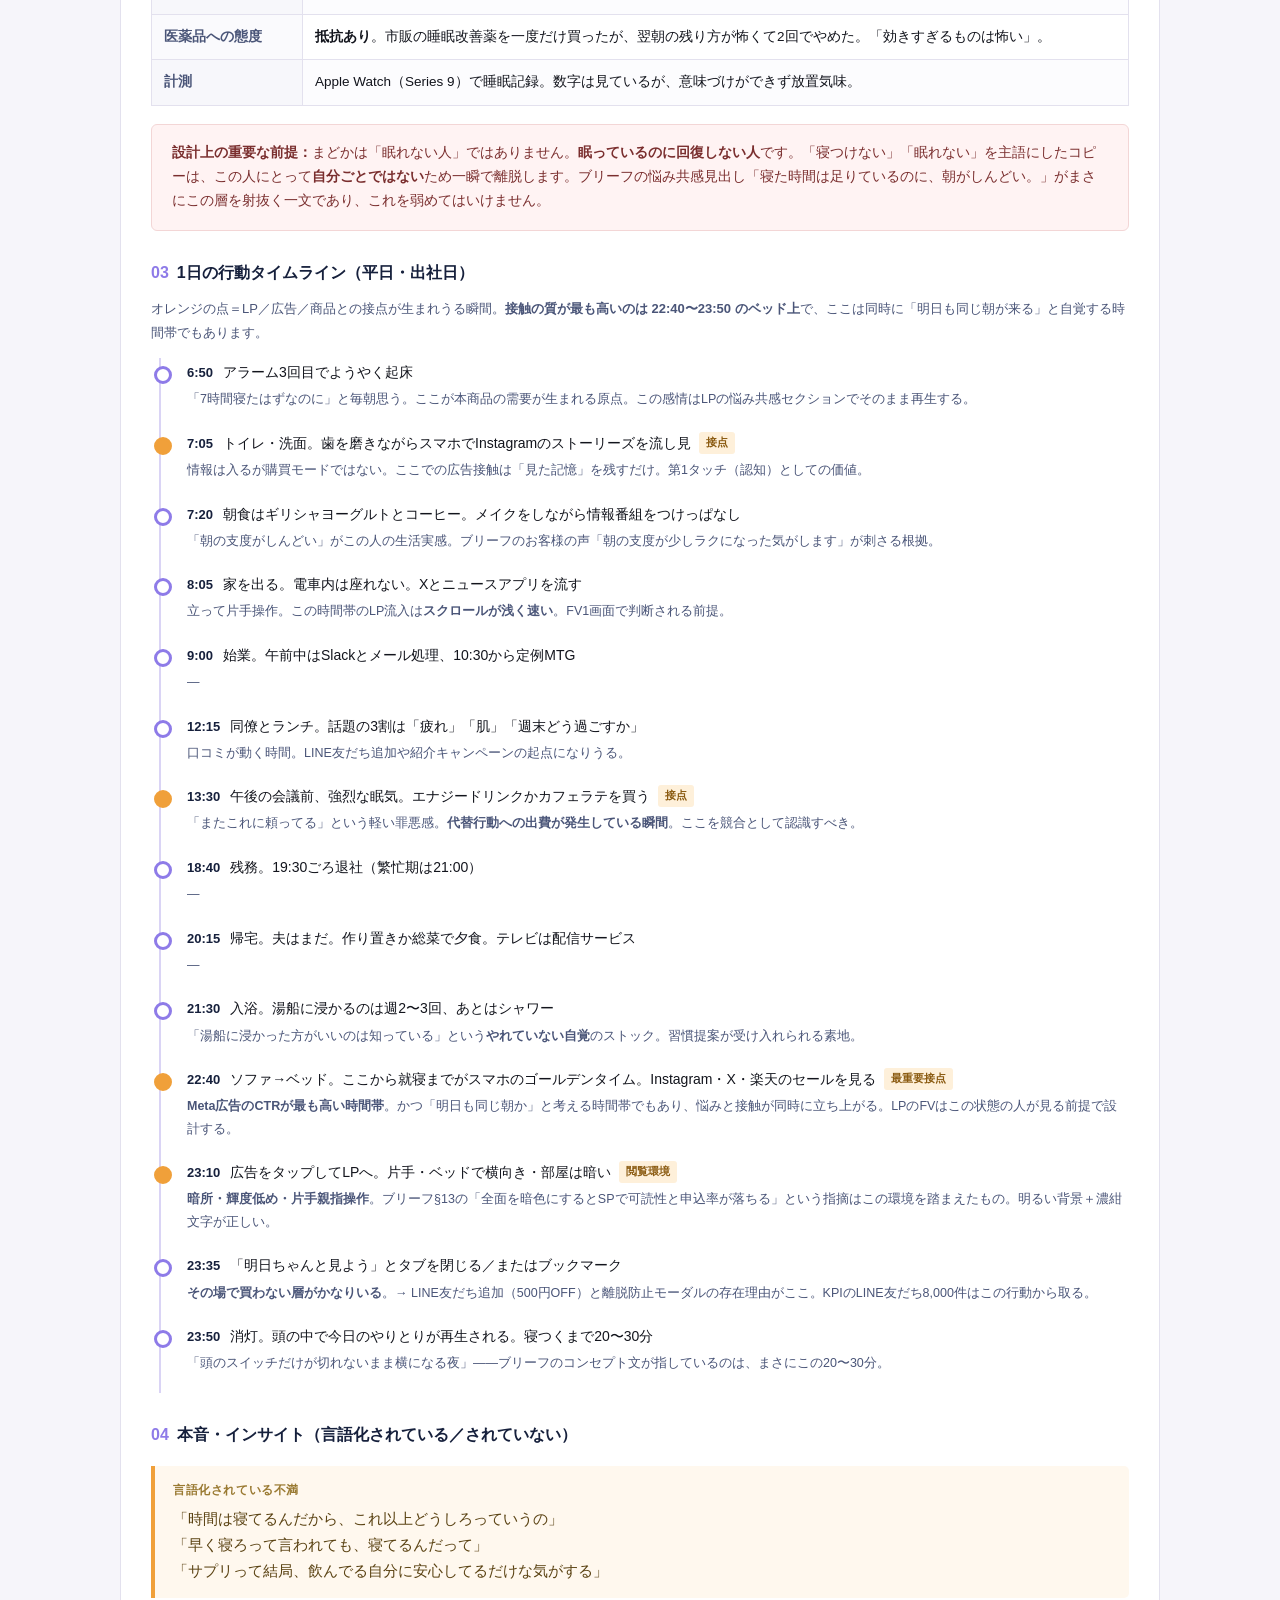
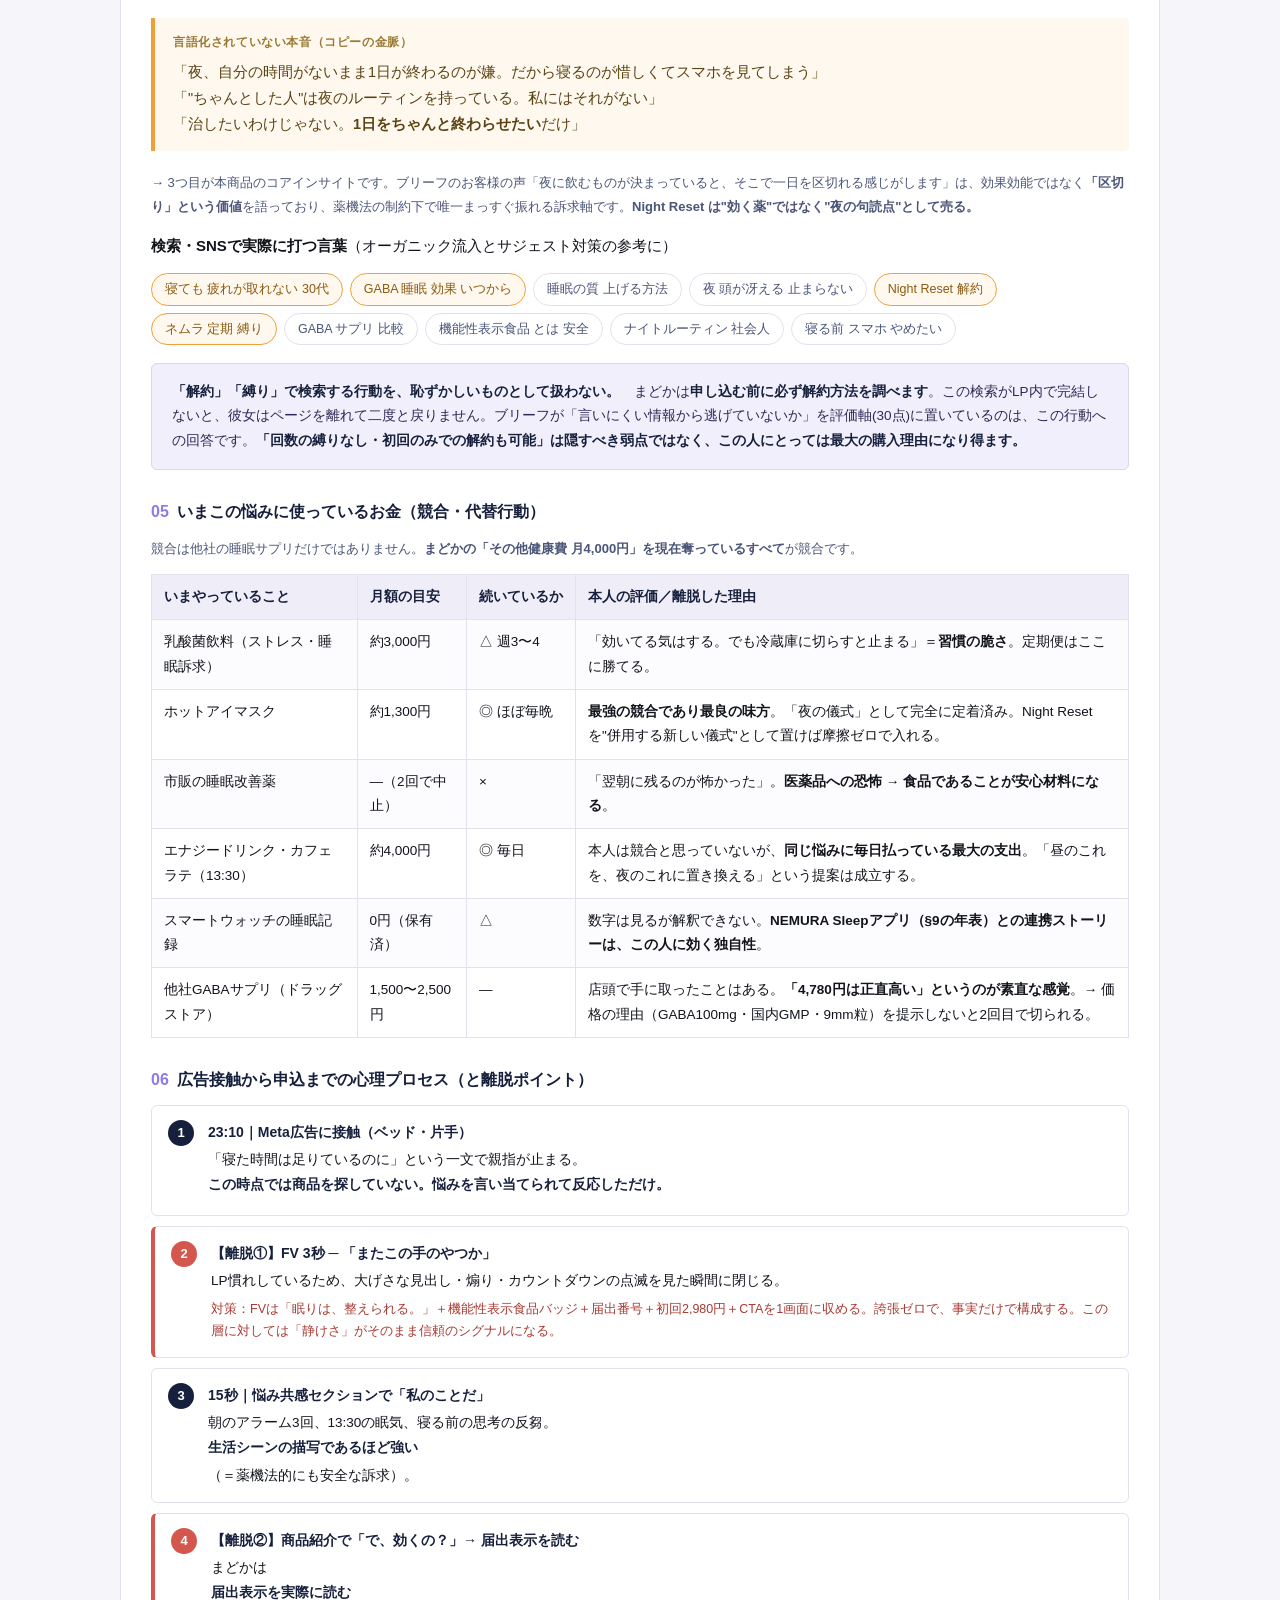
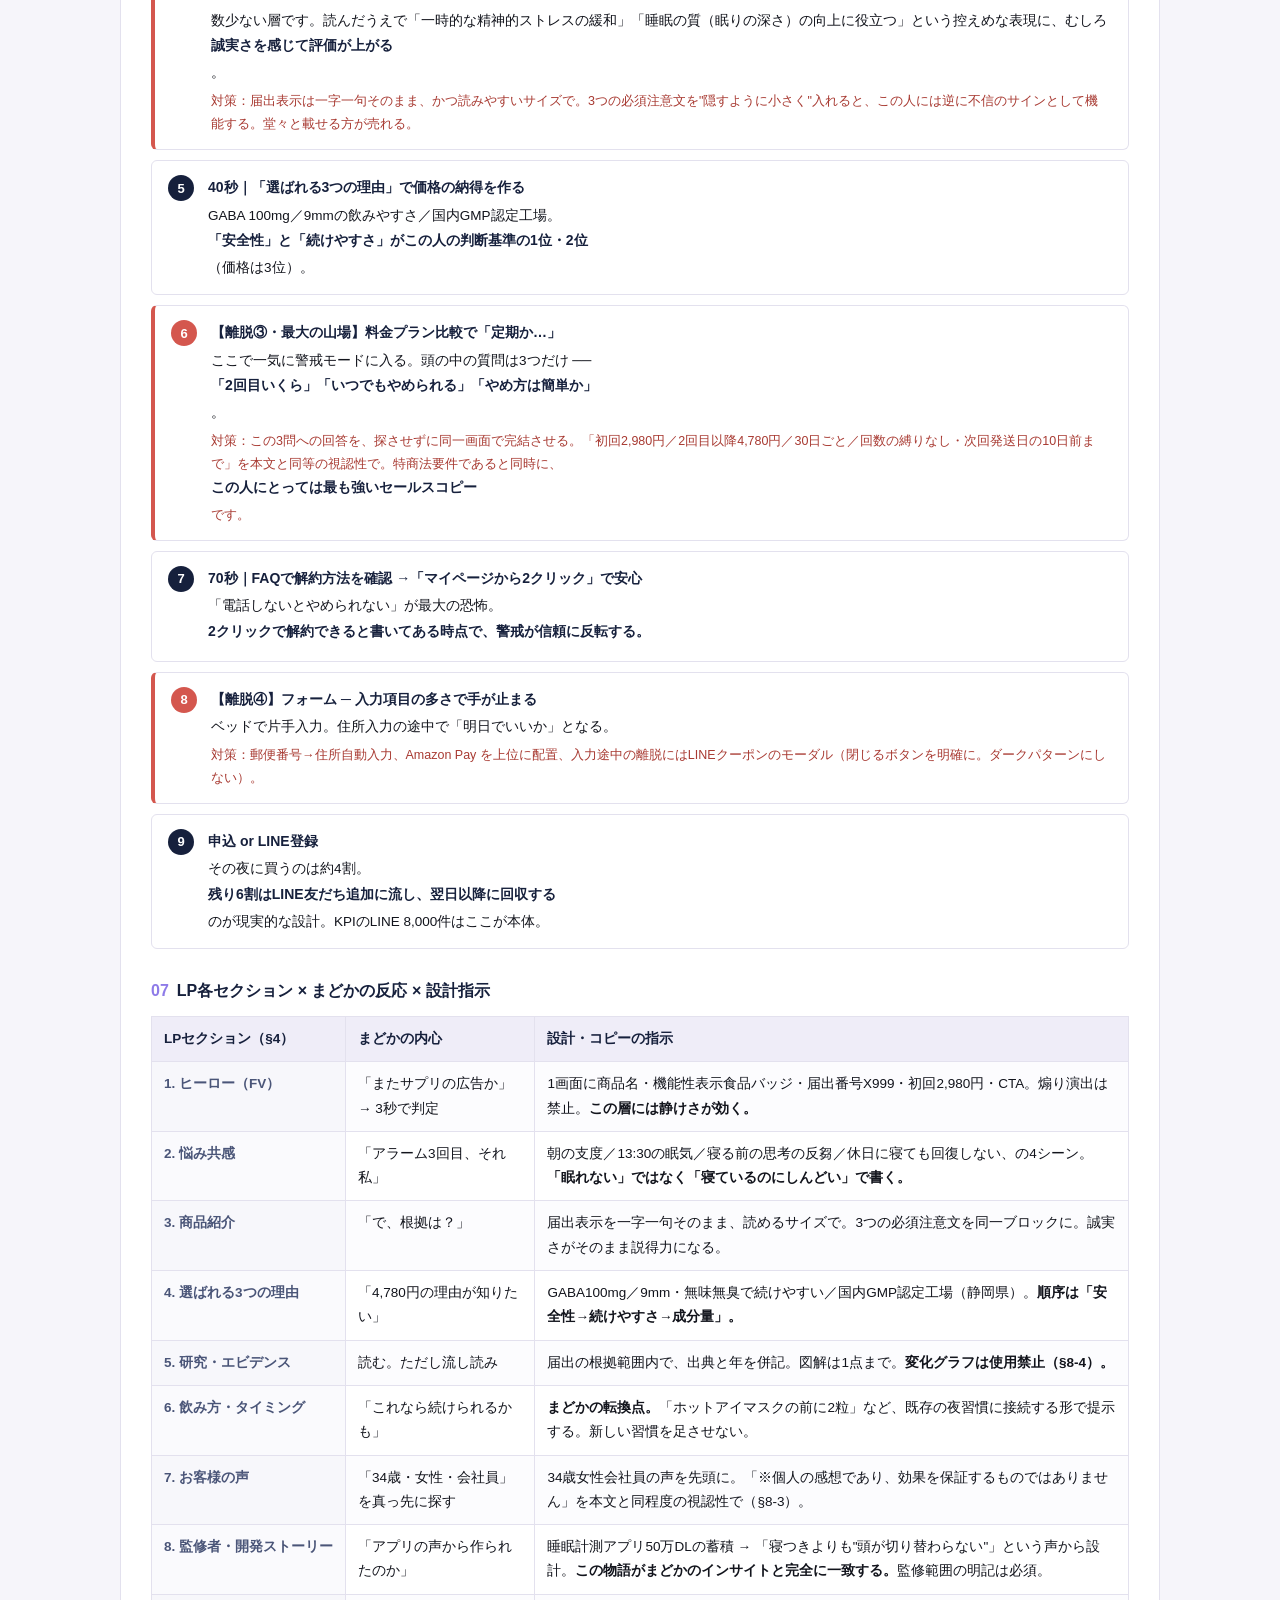
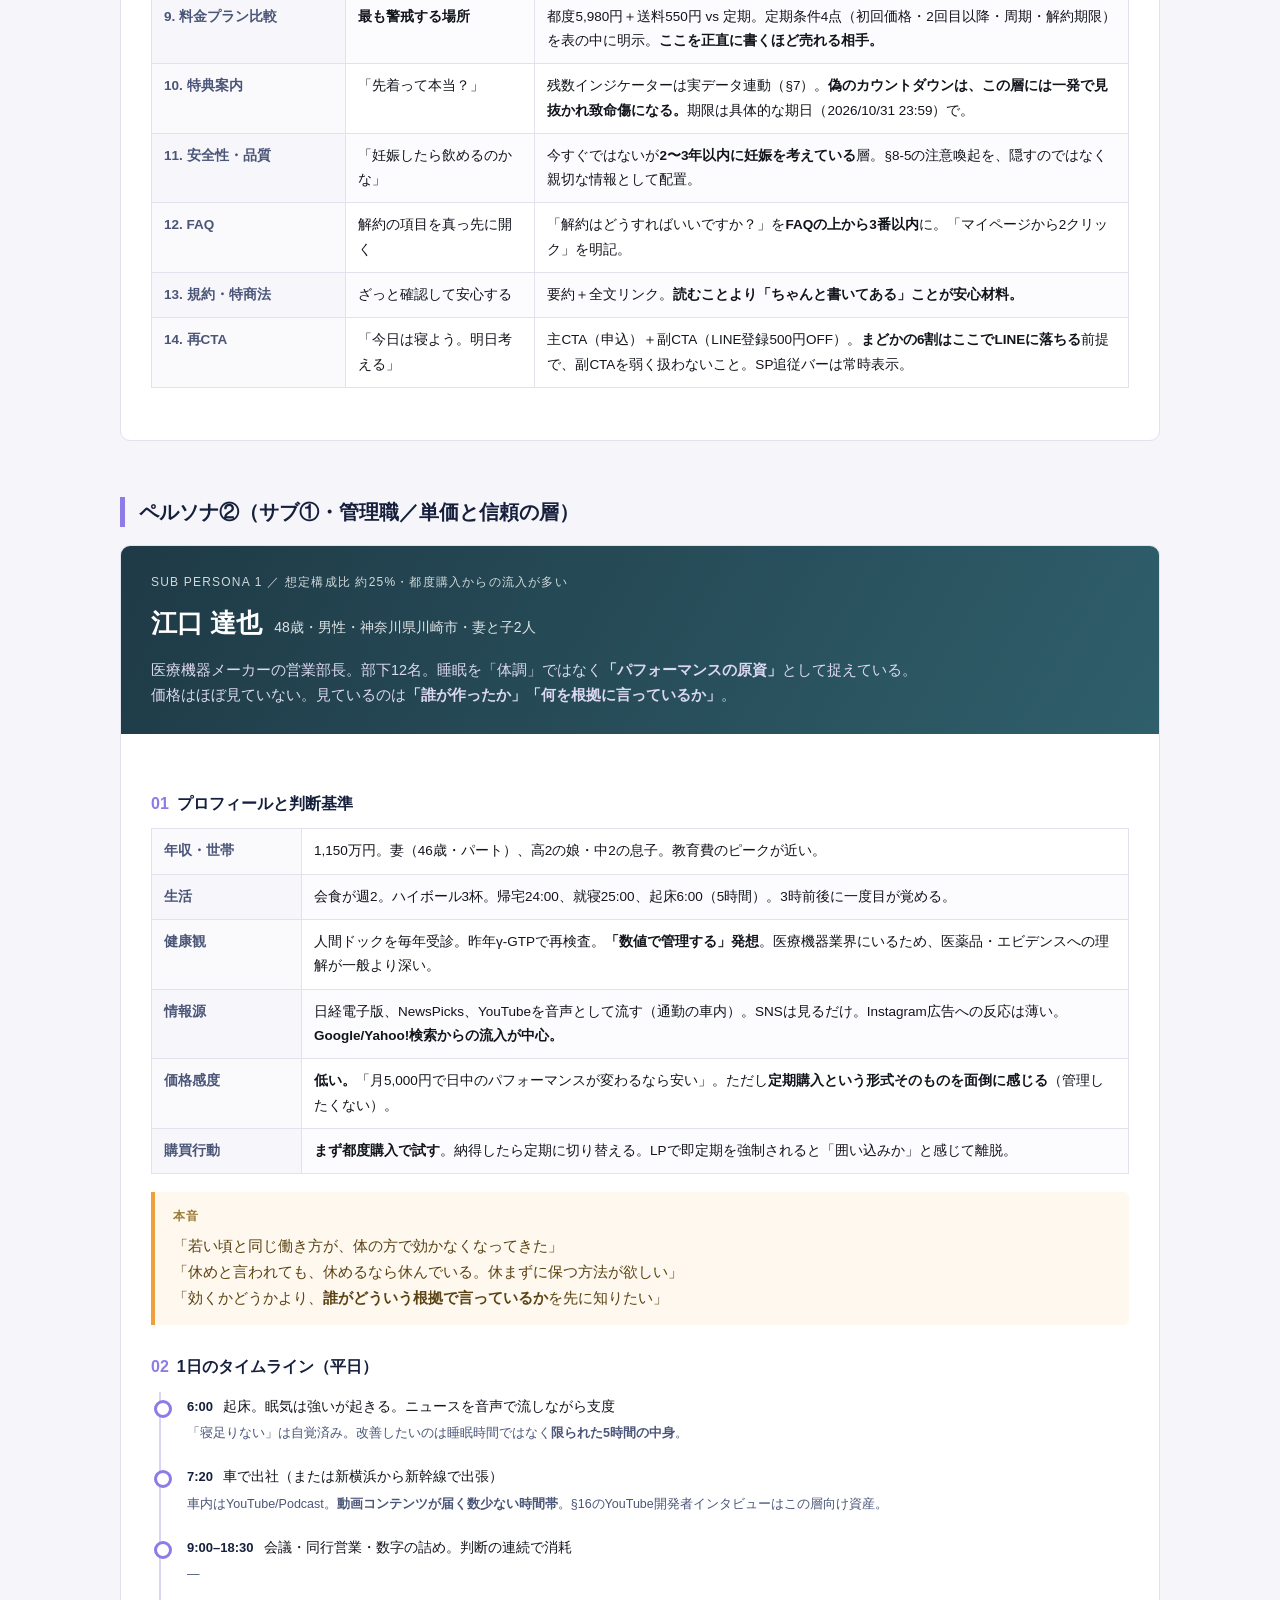
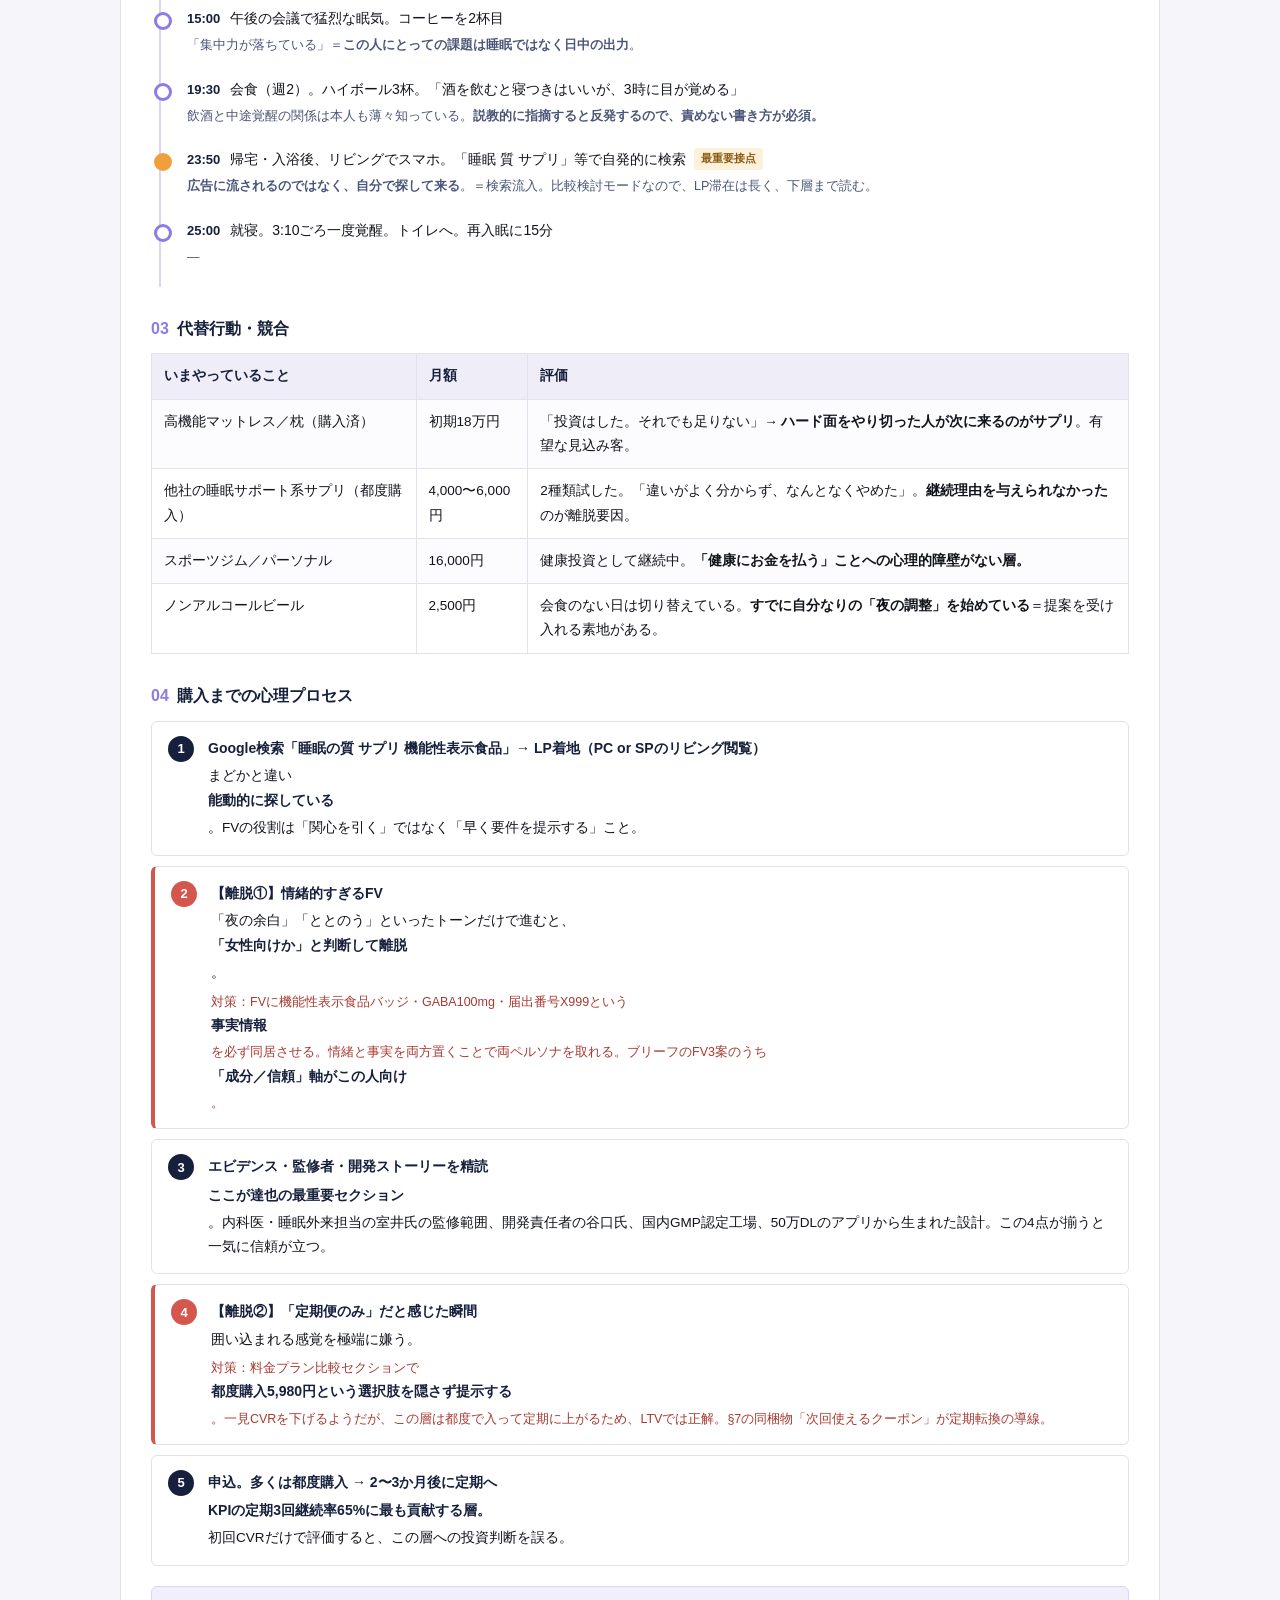
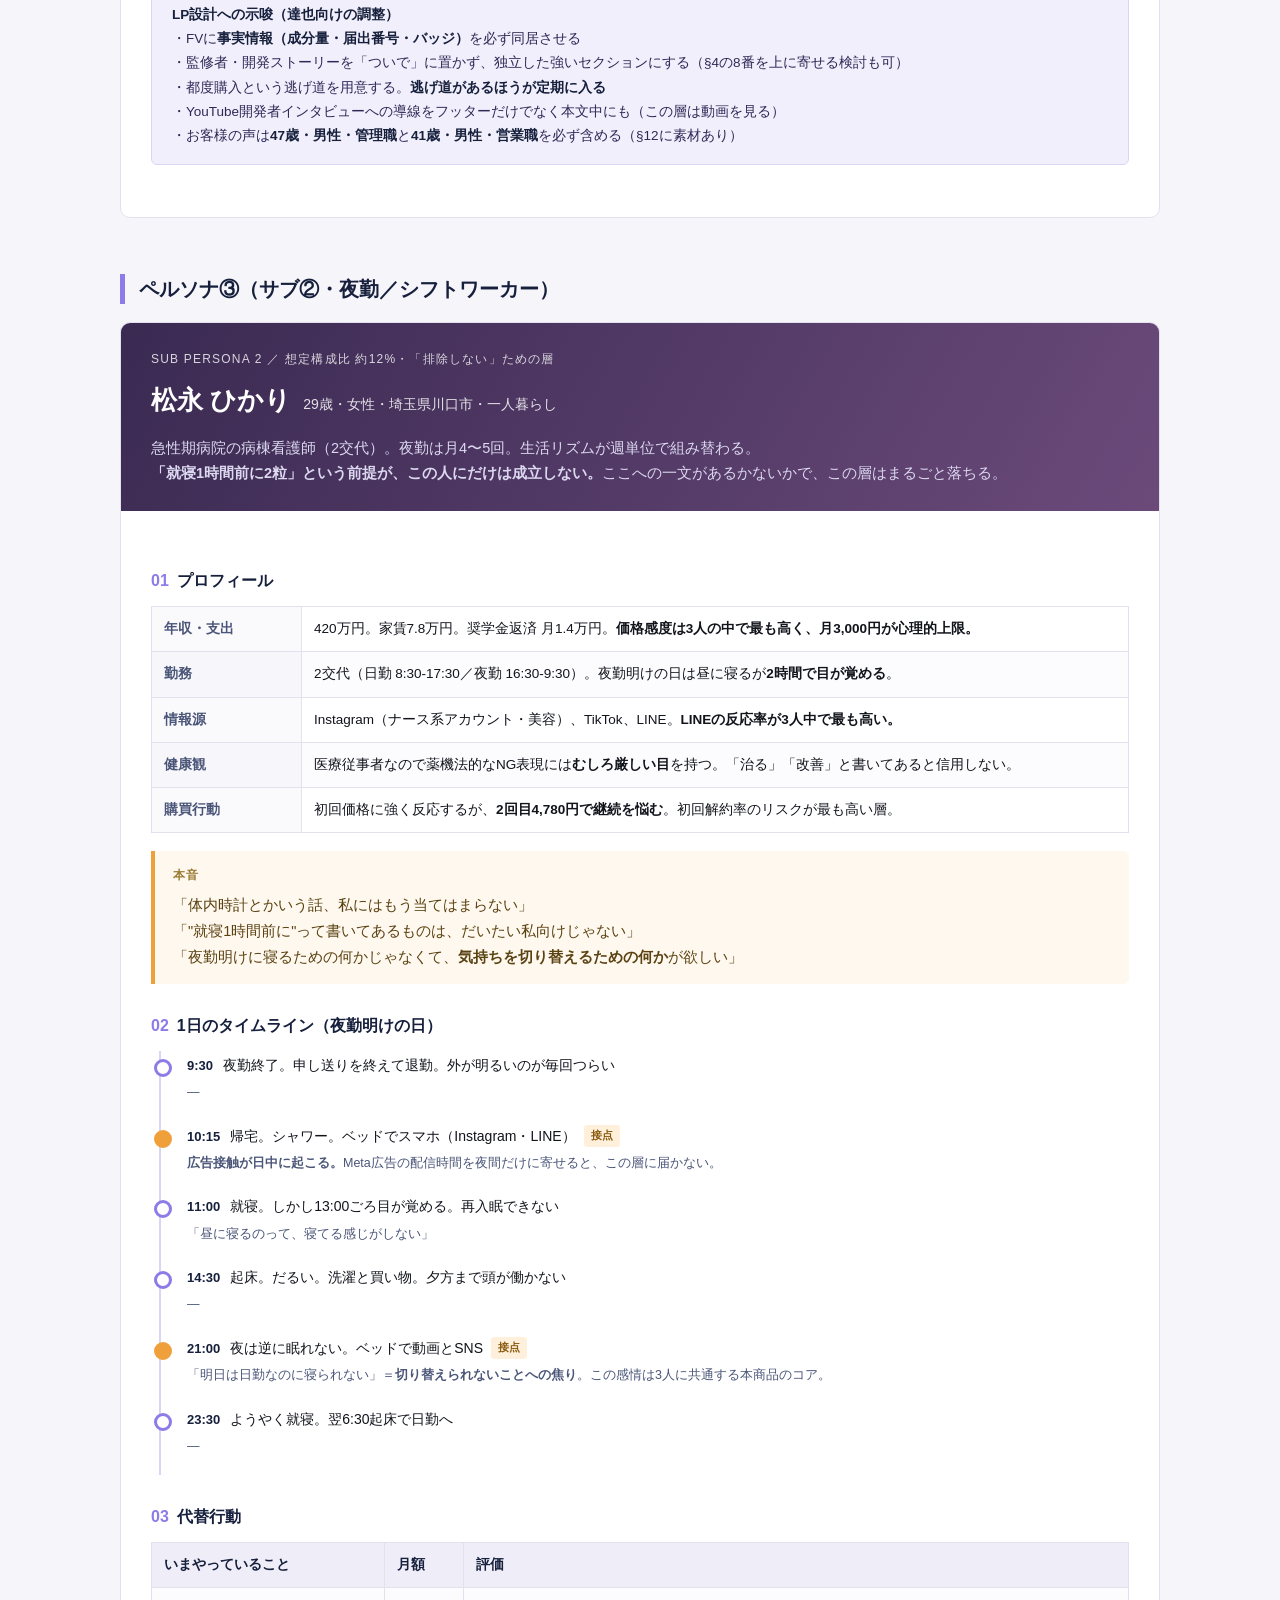
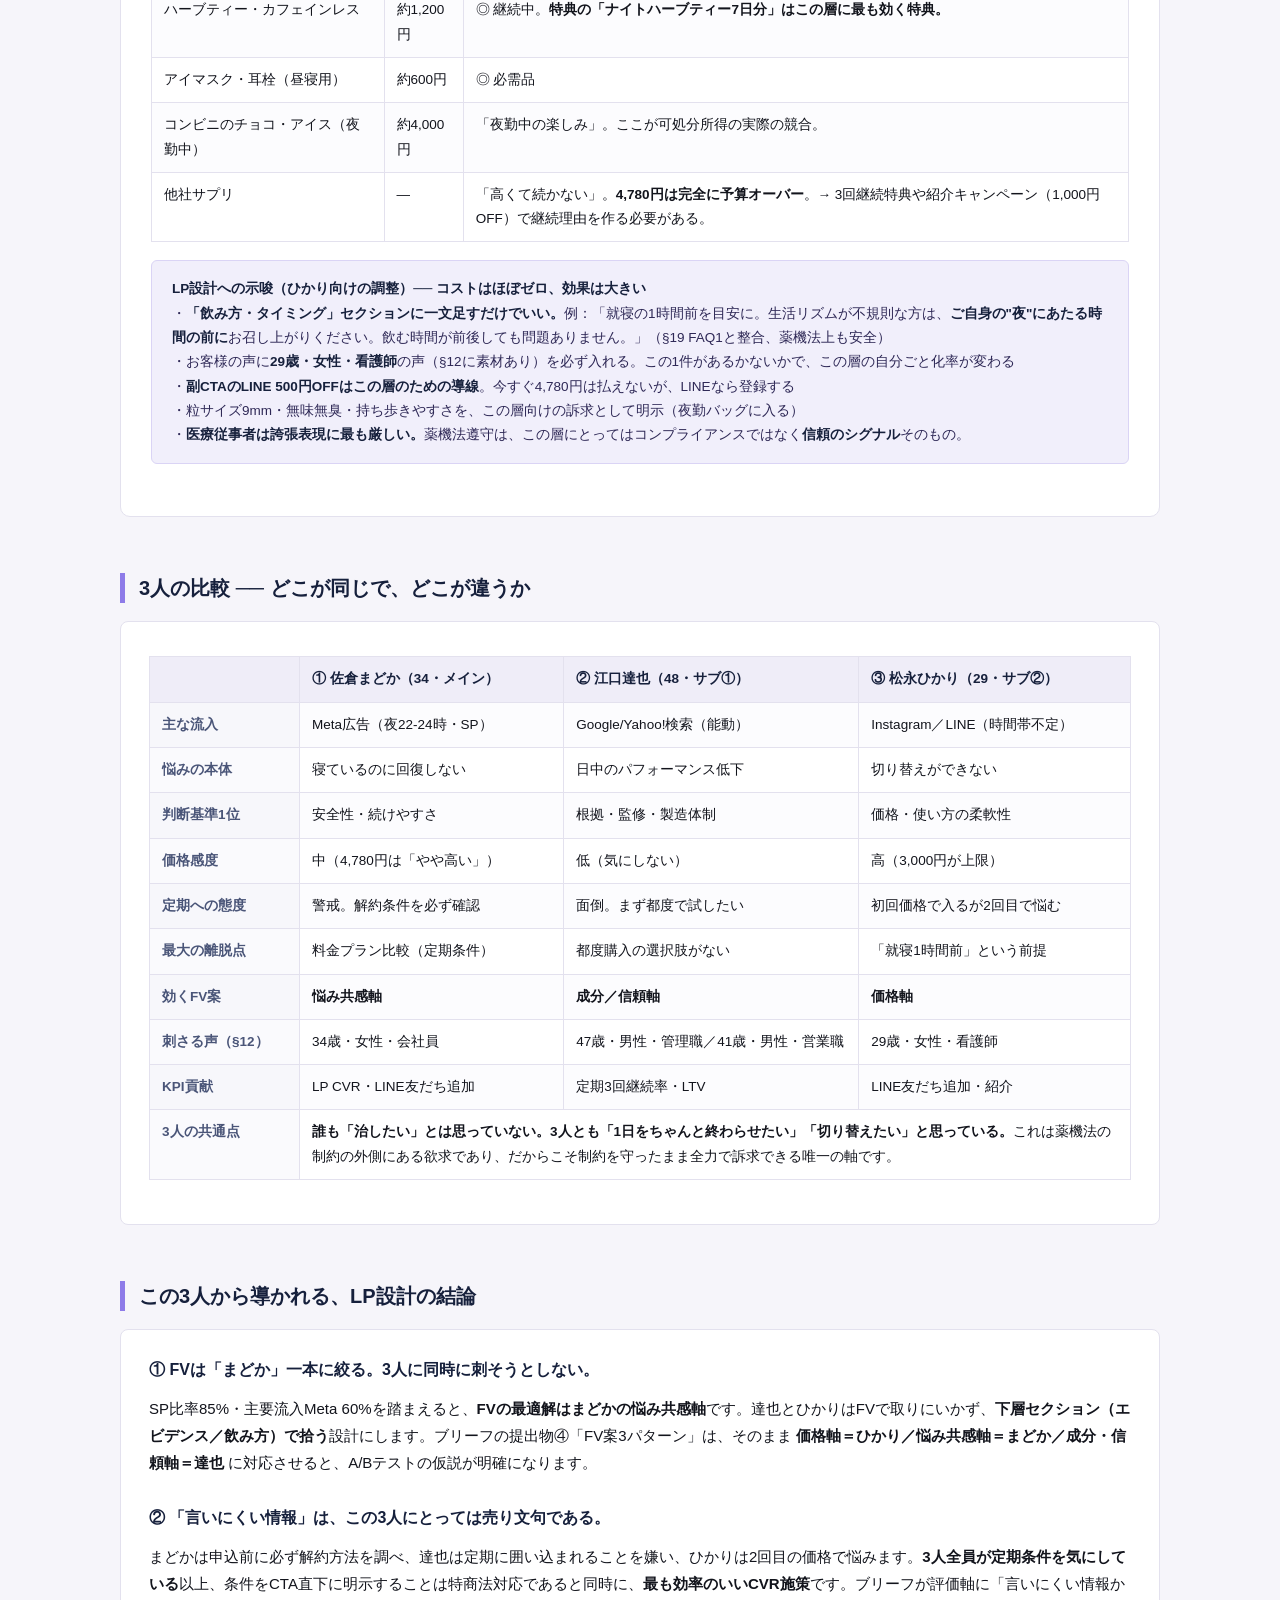
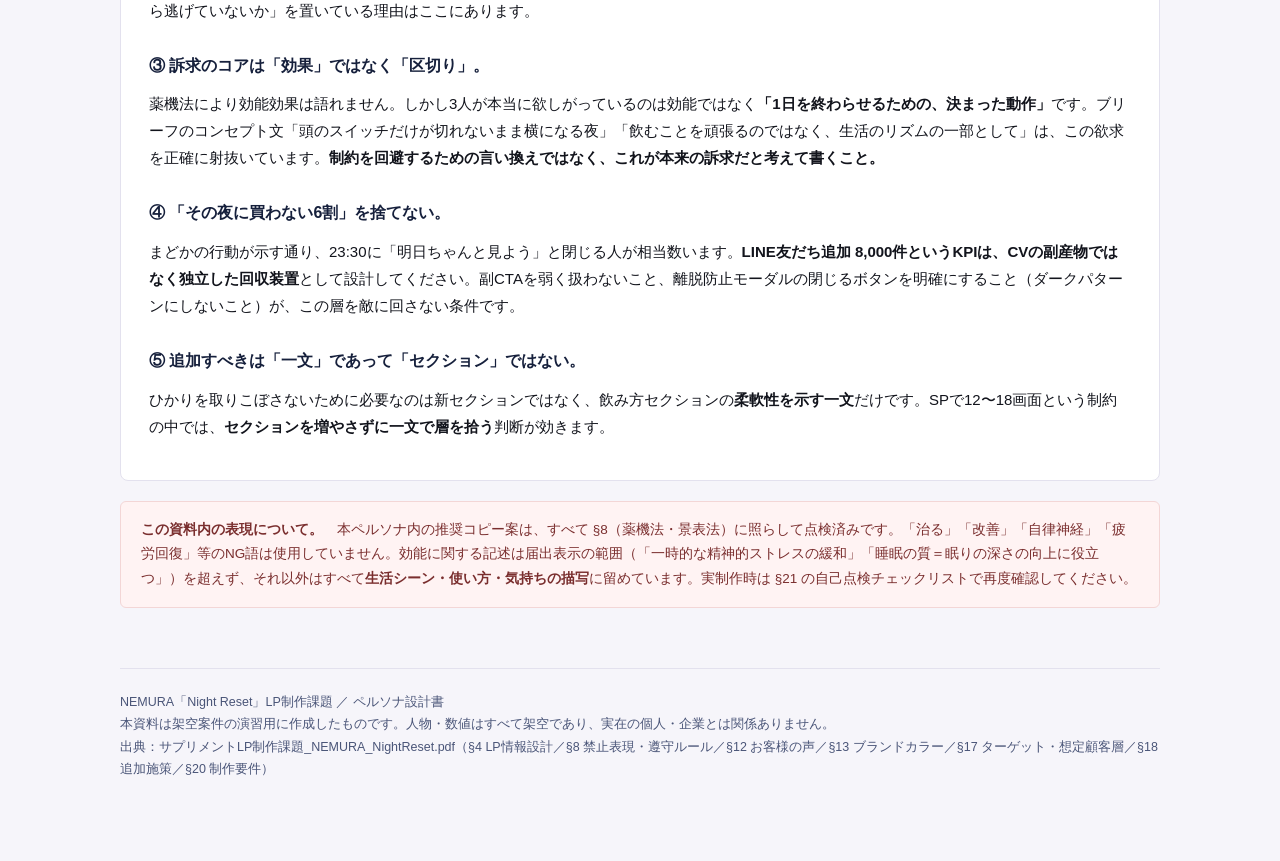
<file: NEMURA_LP_site/persona.html>
<!DOCTYPE html>
<html lang="ja" class="p-persona">
<head>
<meta charset="utf-8">
<meta name="viewport" content="width=device-width, initial-scale=1">
<meta name="robots" content="noindex,nofollow">
<!-- favicon：頭文字のNだけの角丸マーク。16pxまで縮むので要素はこれ以上足さない -->
<link rel="icon" href="images/favicon.svg" type="image/svg+xml">
<link rel="icon" href="images/favicon.ico" sizes="32x32">
<link rel="apple-touch-icon" href="images/favicon-180.png">
<title>NEMURA「Night Reset」LP ペルソナ設計書</title>

<link rel="stylesheet" href="style.css">
</head>
<body>

<div class="hero">
  <div class="inner">
    <div class="tag">NEMURA / Night Reset ｜ LP制作 事前設計</div>
    <h1>ペルソナ設計書<br>― 「ととのう夜」キャンペーンLP は、誰の何時何分に届くのか</h1>
    <p>ブリーフ §17 のターゲット3層を、実在する一人の生活者として解像度を上げたものです。1日の行動、本音、いま代わりに使っているもの、そしてそれがLPのどのセクション・どのコピーに紐づくかまでを1枚にまとめています。</p>
    <div class="meta">対象LP：機能性表示食品「Night Reset」定期便「ととのう夜コース」新規獲得LP ／ 主要流入：Meta 60%・Google/Yahoo! 25%・LINE 10%・オーガニック 5% ／ SP比率 約85%</div>
  </div>
</div>

<div class="wrap">

<div class="callout">
  <b>この資料の使い方。</b>　ペルソナは「かわいそうな人の物語」を作るためのものではなく、<b>制作中の意思決定を速くするための基準</b>です。「このコピー、まどかさんは声に出して読むか？」「この位置のCTA、達也さんはもう見ていないのでは？」——迷ったときにこの3人に聞いてください。優先度は <b>メイン＝まどか（LPの主語）</b>、サブ①達也・サブ②ひかりは<b>「排除しないための調整」</b>に使います。3人に同時に刺そうとするとFVがぼやけるので、FVはまどか一本に絞る前提で書いています。
</div>

<!-- ============================ PERSONA 1 ============================ -->
<h2 class="sec">ペルソナ①（メイン・LPの主語）</h2>

<div class="pers">
  <div class="pers-head main">
    <div class="role">MAIN PERSONA ／ 想定構成比 約55%・CV貢献の中心</div>
    <p class="nm">佐倉 まどか<span>34歳・女性・東京都杉並区・共働き（子なし）</span></p>
    <p class="lead">BtoB SaaS企業のマーケティング担当（主任）。睡眠時間は7時間確保できている。それなのに朝がしんどい。<br>「不調」と呼ぶには軽すぎて、病院に行くほどでもない。その"名前のつかないだるさ"を3年抱えている人。</p>
  </div>
  <div class="pers-body">

    <h3><span class="num">01</span>基本プロフィール</h3>
    <table>
      <tr><td class="k">職業・役職</td><td>BtoB SaaS企業 マーケティング部 主任（部下1名）。展示会・ウェビナー運営とMA運用が主業務。四半期末は繁忙。</td></tr>
      <tr><td class="k">世帯</td><td>夫（32歳・Webエンジニア）と2人暮らし。子どもは「あと2〜3年のうちには」と考えている段階。</td></tr>
      <tr><td class="k">住まい</td><td>杉並区・1LDK賃貸（家賃14.2万円）。寝室にテレビはないが、ベッドで必ずスマホを見る。</td></tr>
      <tr><td class="k">年収</td><td>本人 520万円／世帯 970万円。可処分所得に余裕はあるが「無駄遣いした」という感覚を強く嫌う。</td></tr>
      <tr><td class="k">通勤</td><td>片道48分（徒歩＋丸ノ内線）。週3出社・週2リモート。リモート日は始業5分前まで寝ている。</td></tr>
      <tr><td class="k">健康・美容の月予算</td><td>約18,000円（ジム8,000／スキンケア6,000／その他4,000）。この「その他4,000円」がNEMURAの取り合いになる枠。</td></tr>
      <tr><td class="k">スマホ利用</td><td>1日6時間20分。Instagram 90分、X 40分、YouTube 50分、Slack/Gmail 常時。</td></tr>
      <tr><td class="k">決済</td><td>クレジットカード（楽天／三井住友NL）。Amazon Pay も抵抗なし。コンビニ後払いは「面倒だから使わない」。</td></tr>
      <tr><td class="k">デジタルリテラシー</td><td><b>高い</b>。仕事柄LPを見慣れている。「ステマ」「PR表記」「初回だけ安いやつ」を全部知っている。<b>売り手の手口が見える側の人間</b>。</td></tr>
    </table>

    <h3><span class="num">02</span>睡眠とコンディションの実態</h3>
    <table>
      <tr><td class="k">平日の睡眠</td><td>就寝 23:50 → 起床 6:50（実質7時間）。寝つきに20〜30分かかる自覚あり。中途覚醒は週1〜2回。</td></tr>
      <tr><td class="k">休日</td><td>10:30まで寝ても「回復した感じ」がない。むしろ頭が重い日もある。日曜の夕方に憂うつになる。</td></tr>
      <tr><td class="k">本人の言葉での症状</td><td>「寝る前に、頭の中でその日のミーティングが再生される」「布団に入ってからが一番、仕事のことを考えている」</td></tr>
      <tr><td class="k">受診歴</td><td>なし。「これで病院に行くのは大げさ」という感覚が強い。健康診断は毎年オールA。</td></tr>
      <tr><td class="k">医薬品への態度</td><td><b>抵抗あり</b>。市販の睡眠改善薬を一度だけ買ったが、翌朝の残り方が怖くて2回でやめた。「効きすぎるものは怖い」。</td></tr>
      <tr><td class="k">計測</td><td>Apple Watch（Series 9）で睡眠記録。数字は見ているが、意味づけができず放置気味。</td></tr>
    </table>
    <div class="warn">
      <b>設計上の重要な前提：</b>まどかは「眠れない人」ではありません。<b>眠っているのに回復しない人</b>です。「寝つけない」「眠れない」を主語にしたコピーは、この人にとって<b>自分ごとではない</b>ため一瞬で離脱します。ブリーフの悩み共感見出し「寝た時間は足りているのに、朝がしんどい。」がまさにこの層を射抜く一文であり、これを弱めてはいけません。
    </div>

    <h3><span class="num">03</span>1日の行動タイムライン（平日・出社日）</h3>
    <p class="note">オレンジの点＝LP／広告／商品との接点が生まれうる瞬間。<b>接触の質が最も高いのは 22:40〜23:50 のベッド上</b>で、ここは同時に「明日も同じ朝が来る」と自覚する時間帯でもあります。</p>
    <ul class="tl">
      <li><span class="t">6:50</span><span class="a">アラーム3回目でようやく起床</span><span class="m">「7時間寝たはずなのに」と毎朝思う。ここが本商品の需要が生まれる原点。この感情はLPの悩み共感セクションでそのまま再生する。</span></li>
      <li class="hit"><span class="t">7:05</span><span class="a">トイレ・洗面。歯を磨きながらスマホでInstagramのストーリーズを流し見<span class="hitlab">接点</span></span><span class="m">情報は入るが購買モードではない。ここでの広告接触は「見た記憶」を残すだけ。第1タッチ（認知）としての価値。</span></li>
      <li><span class="t">7:20</span><span class="a">朝食はギリシャヨーグルトとコーヒー。メイクをしながら情報番組をつけっぱなし</span><span class="m">「朝の支度がしんどい」がこの人の生活実感。ブリーフのお客様の声「朝の支度が少しラクになった気がします」が刺さる根拠。</span></li>
      <li><span class="t">8:05</span><span class="a">家を出る。電車内は座れない。Xとニュースアプリを流す</span><span class="m">立って片手操作。この時間帯のLP流入は<b>スクロールが浅く速い</b>。FV1画面で判断される前提。</span></li>
      <li><span class="t">9:00</span><span class="a">始業。午前中はSlackとメール処理、10:30から定例MTG</span><span class="m">—</span></li>
      <li><span class="t">12:15</span><span class="a">同僚とランチ。話題の3割は「疲れ」「肌」「週末どう過ごすか」</span><span class="m">口コミが動く時間。LINE友だち追加や紹介キャンペーンの起点になりうる。</span></li>
      <li class="hit"><span class="t">13:30</span><span class="a">午後の会議前、強烈な眠気。エナジードリンクかカフェラテを買う<span class="hitlab">接点</span></span><span class="m">「またこれに頼ってる」という軽い罪悪感。<b>代替行動への出費が発生している瞬間</b>。ここを競合として認識すべき。</span></li>
      <li><span class="t">18:40</span><span class="a">残務。19:30ごろ退社（繁忙期は21:00）</span><span class="m">—</span></li>
      <li><span class="t">20:15</span><span class="a">帰宅。夫はまだ。作り置きか総菜で夕食。テレビは配信サービス</span><span class="m">—</span></li>
      <li><span class="t">21:30</span><span class="a">入浴。湯船に浸かるのは週2〜3回、あとはシャワー</span><span class="m">「湯船に浸かった方がいいのは知っている」という<b>やれていない自覚</b>のストック。習慣提案が受け入れられる素地。</span></li>
      <li class="hit"><span class="t">22:40</span><span class="a">ソファ→ベッド。ここから就寝までがスマホのゴールデンタイム。Instagram・X・楽天のセールを見る<span class="hitlab">最重要接点</span></span><span class="m"><b>Meta広告のCTRが最も高い時間帯</b>。かつ「明日も同じ朝か」と考える時間帯でもあり、悩みと接触が同時に立ち上がる。LPのFVはこの状態の人が見る前提で設計する。</span></li>
      <li class="hit"><span class="t">23:10</span><span class="a">広告をタップしてLPへ。片手・ベッドで横向き・部屋は暗い<span class="hitlab">閲覧環境</span></span><span class="m"><b>暗所・輝度低め・片手親指操作</b>。ブリーフ§13の「全面を暗色にするとSPで可読性と申込率が落ちる」という指摘はこの環境を踏まえたもの。明るい背景＋濃紺文字が正しい。</span></li>
      <li><span class="t">23:35</span><span class="a">「明日ちゃんと見よう」とタブを閉じる／またはブックマーク</span><span class="m"><b>その場で買わない層がかなりいる</b>。→ LINE友だち追加（500円OFF）と離脱防止モーダルの存在理由がここ。KPIのLINE友だち8,000件はこの行動から取る。</span></li>
      <li><span class="t">23:50</span><span class="a">消灯。頭の中で今日のやりとりが再生される。寝つくまで20〜30分</span><span class="m">「頭のスイッチだけが切れないまま横になる夜」——ブリーフのコンセプト文が指しているのは、まさにこの20〜30分。</span></li>
    </ul>

    <h3><span class="num">04</span>本音・インサイト（言語化されている／されていない）</h3>
    <div class="quote">
      <strong>言語化されている不満</strong>
      「時間は寝てるんだから、これ以上どうしろっていうの」<br>
      「早く寝ろって言われても、寝てるんだって」<br>
      「サプリって結局、飲んでる自分に安心してるだけな気がする」
    </div>
    <div class="quote">
      <strong>言語化されていない本音（コピーの金脈）</strong>
      「夜、自分の時間がないまま1日が終わるのが嫌。だから寝るのが惜しくてスマホを見てしまう」<br>
      「"ちゃんとした人"は夜のルーティンを持っている。私にはそれがない」<br>
      「治したいわけじゃない。<b>1日をちゃんと終わらせたい</b>だけ」
    </div>
    <p class="note">→ 3つ目が本商品のコアインサイトです。ブリーフのお客様の声「夜に飲むものが決まっていると、そこで一日を区切れる感じがします」は、効果効能ではなく<b>「区切り」という価値</b>を語っており、薬機法の制約下で唯一まっすぐ振れる訴求軸です。<b>Night Reset は"効く薬"ではなく"夜の句読点"として売る。</b></p>

    <p><b>検索・SNSで実際に打つ言葉</b>（オーガニック流入とサジェスト対策の参考に）</p>
    <div class="kw">
      <span class="hot">寝ても 疲れが取れない 30代</span>
      <span class="hot">GABA 睡眠 効果 いつから</span>
      <span>睡眠の質 上げる方法</span>
      <span>夜 頭が冴える 止まらない</span>
      <span class="hot">Night Reset 解約</span>
      <span class="hot">ネムラ 定期 縛り</span>
      <span>GABA サプリ 比較</span>
      <span>機能性表示食品 とは 安全</span>
      <span>ナイトルーティン 社会人</span>
      <span>寝る前 スマホ やめたい</span>
    </div>
    <div class="callout">
      <b>「解約」「縛り」で検索する行動を、恥ずかしいものとして扱わない。</b>　まどかは<b>申し込む前に必ず解約方法を調べます</b>。この検索がLP内で完結しないと、彼女はページを離れて二度と戻りません。ブリーフが「言いにくい情報から逃げていないか」を評価軸(30点)に置いているのは、この行動への回答です。<b>「回数の縛りなし・初回のみでの解約も可能」は隠すべき弱点ではなく、この人にとっては最大の購入理由になり得ます。</b>
    </div>

    <h3><span class="num">05</span>いまこの悩みに使っているお金（競合・代替行動）</h3>
    <p class="note">競合は他社の睡眠サプリだけではありません。<b>まどかの「その他健康費 月4,000円」を現在奪っているすべて</b>が競合です。</p>
    <table>
      <tr><th>いまやっていること</th><th>月額の目安</th><th>続いているか</th><th>本人の評価／離脱した理由</th></tr>
      <tr><td>乳酸菌飲料（ストレス・睡眠訴求）</td><td>約3,000円</td><td>△ 週3〜4</td><td>「効いてる気はする。でも冷蔵庫に切らすと止まる」＝<b>習慣の脆さ</b>。定期便はここに勝てる。</td></tr>
      <tr><td>ホットアイマスク</td><td>約1,300円</td><td>◎ ほぼ毎晩</td><td><b>最強の競合であり最良の味方</b>。「夜の儀式」として完全に定着済み。Night Resetを"併用する新しい儀式"として置けば摩擦ゼロで入れる。</td></tr>
      <tr><td>市販の睡眠改善薬</td><td>—（2回で中止）</td><td>×</td><td>「翌朝に残るのが怖かった」。<b>医薬品への恐怖 → 食品であることが安心材料になる</b>。</td></tr>
      <tr><td>エナジードリンク・カフェラテ（13:30）</td><td>約4,000円</td><td>◎ 毎日</td><td>本人は競合と思っていないが、<b>同じ悩みに毎日払っている最大の支出</b>。「昼のこれを、夜のこれに置き換える」という提案は成立する。</td></tr>
      <tr><td>スマートウォッチの睡眠記録</td><td>0円（保有済）</td><td>△</td><td>数字は見るが解釈できない。<b>NEMURA Sleepアプリ（§9の年表）との連携ストーリーは、この人に効く独自性</b>。</td></tr>
      <tr><td>他社GABAサプリ（ドラッグストア）</td><td>1,500〜2,500円</td><td>—</td><td>店頭で手に取ったことはある。<b>「4,780円は正直高い」というのが素直な感覚</b>。→ 価格の理由（GABA100mg・国内GMP・9mm粒）を提示しないと2回目で切られる。</td></tr>
    </table>

    <h3><span class="num">06</span>広告接触から申込までの心理プロセス（と離脱ポイント）</h3>
    <ul class="funnel">
      <li><b>23:10｜Meta広告に接触（ベッド・片手）</b>
        「寝た時間は足りているのに」という一文で親指が止まる。<b>この時点では商品を探していない。悩みを言い当てられて反応しただけ。</b></li>
      <li class="drop"><b>【離脱①】FV 3秒 ─ 「またこの手のやつか」</b>
        LP慣れしているため、大げさな見出し・煽り・カウントダウンの点滅を見た瞬間に閉じる。
        <span class="risk">対策：FVは「眠りは、整えられる。」＋機能性表示食品バッジ＋届出番号＋初回2,980円＋CTAを1画面に収める。誇張ゼロで、事実だけで構成する。この層に対しては「静けさ」がそのまま信頼のシグナルになる。</span></li>
      <li><b>15秒｜悩み共感セクションで「私のことだ」</b>
        朝のアラーム3回、13:30の眠気、寝る前の思考の反芻。<b>生活シーンの描写であるほど強い</b>（＝薬機法的にも安全な訴求）。</li>
      <li class="drop"><b>【離脱②】商品紹介で「で、効くの？」→ 届出表示を読む</b>
        まどかは<b>届出表示を実際に読む</b>数少ない層です。読んだうえで「一時的な精神的ストレスの緩和」「睡眠の質（眠りの深さ）の向上に役立つ」という控えめな表現に、むしろ<b>誠実さを感じて評価が上がる</b>。
        <span class="risk">対策：届出表示は一字一句そのまま、かつ読みやすいサイズで。3つの必須注意文を"隠すように小さく"入れると、この人には逆に不信のサインとして機能する。堂々と載せる方が売れる。</span></li>
      <li><b>40秒｜「選ばれる3つの理由」で価格の納得を作る</b>
        GABA 100mg／9mmの飲みやすさ／国内GMP認定工場。<b>「安全性」と「続けやすさ」がこの人の判断基準の1位・2位</b>（価格は3位）。</li>
      <li class="drop"><b>【離脱③・最大の山場】料金プラン比較で「定期か…」</b>
        ここで一気に警戒モードに入る。頭の中の質問は3つだけ ── <b>「2回目いくら」「いつでもやめられる」「やめ方は簡単か」</b>。
        <span class="risk">対策：この3問への回答を、探させずに同一画面で完結させる。「初回2,980円／2回目以降4,780円／30日ごと／回数の縛りなし・次回発送日の10日前まで」を本文と同等の視認性で。特商法要件であると同時に、<b>この人にとっては最も強いセールスコピー</b>です。</span></li>
      <li><b>70秒｜FAQで解約方法を確認 →「マイページから2クリック」で安心</b>
        「電話しないとやめられない」が最大の恐怖。<b>2クリックで解約できると書いてある時点で、警戒が信頼に反転する。</b></li>
      <li class="drop"><b>【離脱④】フォーム ─ 入力項目の多さで手が止まる</b>
        ベッドで片手入力。住所入力の途中で「明日でいいか」となる。
        <span class="risk">対策：郵便番号→住所自動入力、Amazon Pay を上位に配置、入力途中の離脱にはLINEクーポンのモーダル（閉じるボタンを明確に。ダークパターンにしない）。</span></li>
      <li><b>申込 or LINE登録</b>
        その夜に買うのは約4割。<b>残り6割はLINE友だち追加に流し、翌日以降に回収する</b>のが現実的な設計。KPIのLINE 8,000件はここが本体。</li>
    </ul>

    <h3><span class="num">07</span>LP各セクション × まどかの反応 × 設計指示</h3>
    <table>
      <tr><th class="col-sec">LPセクション（§4）</th><th>まどかの内心</th><th>設計・コピーの指示</th></tr>
      <tr><td class="k">1. ヒーロー（FV）</td><td>「またサプリの広告か」→ 3秒で判定</td><td>1画面に商品名・機能性表示食品バッジ・届出番号X999・初回2,980円・CTA。煽り演出は禁止。<b>この層には静けさが効く。</b></td></tr>
      <tr><td class="k">2. 悩み共感</td><td>「アラーム3回目、それ私」</td><td>朝の支度／13:30の眠気／寝る前の思考の反芻／休日に寝ても回復しない、の4シーン。<b>「眠れない」ではなく「寝ているのにしんどい」で書く。</b></td></tr>
      <tr><td class="k">3. 商品紹介</td><td>「で、根拠は？」</td><td>届出表示を一字一句そのまま、読めるサイズで。3つの必須注意文を同一ブロックに。誠実さがそのまま説得力になる。</td></tr>
      <tr><td class="k">4. 選ばれる3つの理由</td><td>「4,780円の理由が知りたい」</td><td>GABA100mg／9mm・無味無臭で続けやすい／国内GMP認定工場（静岡県）。<b>順序は「安全性→続けやすさ→成分量」。</b></td></tr>
      <tr><td class="k">5. 研究・エビデンス</td><td>読む。ただし流し読み</td><td>届出の根拠範囲内で、出典と年を併記。図解は1点まで。<b>変化グラフは使用禁止（§8-4）。</b></td></tr>
      <tr><td class="k">6. 飲み方・タイミング</td><td>「これなら続けられるかも」</td><td><b>まどかの転換点。</b>「ホットアイマスクの前に2粒」など、既存の夜習慣に接続する形で提示する。新しい習慣を足させない。</td></tr>
      <tr><td class="k">7. お客様の声</td><td>「34歳・女性・会社員」を真っ先に探す</td><td>34歳女性会社員の声を先頭に。「※個人の感想であり、効果を保証するものではありません」を本文と同程度の視認性で（§8-3）。</td></tr>
      <tr><td class="k">8. 監修者・開発ストーリー</td><td>「アプリの声から作られたのか」</td><td>睡眠計測アプリ50万DLの蓄積 → 「寝つきよりも"頭が切り替わらない"」という声から設計。<b>この物語がまどかのインサイトと完全に一致する。</b>監修範囲の明記は必須。</td></tr>
      <tr><td class="k">9. 料金プラン比較</td><td><b>最も警戒する場所</b></td><td>都度5,980円＋送料550円 vs 定期。定期条件4点（初回価格・2回目以降・周期・解約期限）を表の中に明示。<b>ここを正直に書くほど売れる相手。</b></td></tr>
      <tr><td class="k">10. 特典案内</td><td>「先着って本当？」</td><td>残数インジケーターは実データ連動（§7）。<b>偽のカウントダウンは、この層には一発で見抜かれ致命傷になる。</b>期限は具体的な期日（2026/10/31 23:59）で。</td></tr>
      <tr><td class="k">11. 安全性・品質</td><td>「妊娠したら飲めるのかな」</td><td>今すぐではないが<b>2〜3年以内に妊娠を考えている</b>層。§8-5の注意喚起を、隠すのではなく親切な情報として配置。</td></tr>
      <tr><td class="k">12. FAQ</td><td>解約の項目を真っ先に開く</td><td>「解約はどうすればいいですか？」を<b>FAQの上から3番以内</b>に。「マイページから2クリック」を明記。</td></tr>
      <tr><td class="k">13. 規約・特商法</td><td>ざっと確認して安心する</td><td>要約＋全文リンク。<b>読むことより「ちゃんと書いてある」ことが安心材料。</b></td></tr>
      <tr><td class="k">14. 再CTA</td><td>「今日は寝よう。明日考える」</td><td>主CTA（申込）＋副CTA（LINE登録500円OFF）。<b>まどかの6割はここでLINEに落ちる</b>前提で、副CTAを弱く扱わないこと。SP追従バーは常時表示。</td></tr>
    </table>

  </div>
</div>

<!-- ============================ PERSONA 2 ============================ -->
<h2 class="sec">ペルソナ②（サブ①・管理職／単価と信頼の層）</h2>

<div class="pers">
  <div class="pers-head sub1">
    <div class="role">SUB PERSONA 1 ／ 想定構成比 約25%・都度購入からの流入が多い</div>
    <p class="nm">江口 達也<span>48歳・男性・神奈川県川崎市・妻と子2人</span></p>
    <p class="lead">医療機器メーカーの営業部長。部下12名。睡眠を「体調」ではなく<b>「パフォーマンスの原資」</b>として捉えている。<br>価格はほぼ見ていない。見ているのは<b>「誰が作ったか」「何を根拠に言っているか」</b>。</p>
  </div>
  <div class="pers-body">

    <h3><span class="num">01</span>プロフィールと判断基準</h3>
    <table>
      <tr><td class="k">年収・世帯</td><td>1,150万円。妻（46歳・パート）、高2の娘・中2の息子。教育費のピークが近い。</td></tr>
      <tr><td class="k">生活</td><td>会食が週2。ハイボール3杯。帰宅24:00、就寝25:00、起床6:00（5時間）。3時前後に一度目が覚める。</td></tr>
      <tr><td class="k">健康観</td><td>人間ドックを毎年受診。昨年γ-GTPで再検査。<b>「数値で管理する」発想</b>。医療機器業界にいるため、医薬品・エビデンスへの理解が一般より深い。</td></tr>
      <tr><td class="k">情報源</td><td>日経電子版、NewsPicks、YouTubeを音声として流す（通勤の車内）。SNSは見るだけ。Instagram広告への反応は薄い。<b>Google/Yahoo!検索からの流入が中心。</b></td></tr>
      <tr><td class="k">価格感度</td><td><b>低い。</b>「月5,000円で日中のパフォーマンスが変わるなら安い」。ただし<b>定期購入という形式そのものを面倒に感じる</b>（管理したくない）。</td></tr>
      <tr><td class="k">購買行動</td><td><b>まず都度購入で試す</b>。納得したら定期に切り替える。LPで即定期を強制されると「囲い込みか」と感じて離脱。</td></tr>
    </table>
    <div class="quote">
      <strong>本音</strong>
      「若い頃と同じ働き方が、体の方で効かなくなってきた」<br>
      「休めと言われても、休めるなら休んでいる。休まずに保つ方法が欲しい」<br>
      「効くかどうかより、<b>誰がどういう根拠で言っているか</b>を先に知りたい」
    </div>

    <h3><span class="num">02</span>1日のタイムライン（平日）</h3>
    <ul class="tl">
      <li><span class="t">6:00</span><span class="a">起床。眠気は強いが起きる。ニュースを音声で流しながら支度</span><span class="m">「寝足りない」は自覚済み。改善したいのは睡眠時間ではなく<b>限られた5時間の中身</b>。</span></li>
      <li><span class="t">7:20</span><span class="a">車で出社（または新横浜から新幹線で出張）</span><span class="m">車内はYouTube/Podcast。<b>動画コンテンツが届く数少ない時間帯</b>。§16のYouTube開発者インタビューはこの層向け資産。</span></li>
      <li><span class="t">9:00–18:30</span><span class="a">会議・同行営業・数字の詰め。判断の連続で消耗</span><span class="m">—</span></li>
      <li><span class="t">15:00</span><span class="a">午後の会議で猛烈な眠気。コーヒーを2杯目</span><span class="m">「集中力が落ちている」＝<b>この人にとっての課題は睡眠ではなく日中の出力</b>。</span></li>
      <li><span class="t">19:30</span><span class="a">会食（週2）。ハイボール3杯。「酒を飲むと寝つきはいいが、3時に目が覚める」</span><span class="m">飲酒と中途覚醒の関係は本人も薄々知っている。<b>説教的に指摘すると反発するので、責めない書き方が必須。</b></span></li>
      <li class="hit"><span class="t">23:50</span><span class="a">帰宅・入浴後、リビングでスマホ。「睡眠 質 サプリ」等で自発的に検索<span class="hitlab">最重要接点</span></span><span class="m"><b>広告に流されるのではなく、自分で探して来る</b>。＝検索流入。比較検討モードなので、LP滞在は長く、下層まで読む。</span></li>
      <li><span class="t">25:00</span><span class="a">就寝。3:10ごろ一度覚醒。トイレへ。再入眠に15分</span><span class="m">—</span></li>
    </ul>

    <h3><span class="num">03</span>代替行動・競合</h3>
    <table>
      <tr><th>いまやっていること</th><th>月額</th><th>評価</th></tr>
      <tr><td>高機能マットレス／枕（購入済）</td><td>初期18万円</td><td>「投資はした。それでも足りない」→ <b>ハード面をやり切った人が次に来るのがサプリ</b>。有望な見込み客。</td></tr>
      <tr><td>他社の睡眠サポート系サプリ（都度購入）</td><td>4,000〜6,000円</td><td>2種類試した。「違いがよく分からず、なんとなくやめた」。<b>継続理由を与えられなかった</b>のが離脱要因。</td></tr>
      <tr><td>スポーツジム／パーソナル</td><td>16,000円</td><td>健康投資として継続中。<b>「健康にお金を払う」ことへの心理的障壁がない層。</b></td></tr>
      <tr><td>ノンアルコールビール</td><td>2,500円</td><td>会食のない日は切り替えている。<b>すでに自分なりの「夜の調整」を始めている</b>＝提案を受け入れる素地がある。</td></tr>
    </table>

    <h3><span class="num">04</span>購入までの心理プロセス</h3>
    <ul class="funnel">
      <li><b>Google検索「睡眠の質 サプリ 機能性表示食品」→ LP着地（PC or SPのリビング閲覧）</b>
        まどかと違い<b>能動的に探している</b>。FVの役割は「関心を引く」ではなく「早く要件を提示する」こと。</li>
      <li class="drop"><b>【離脱①】情緒的すぎるFV</b>
        「夜の余白」「ととのう」といったトーンだけで進むと、<b>「女性向けか」と判断して離脱</b>。
        <span class="risk">対策：FVに機能性表示食品バッジ・GABA100mg・届出番号X999という<b>事実情報</b>を必ず同居させる。情緒と事実を両方置くことで両ペルソナを取れる。ブリーフのFV3案のうち<b>「成分／信頼」軸がこの人向け</b>。</span></li>
      <li><b>エビデンス・監修者・開発ストーリーを精読</b>
        <b>ここが達也の最重要セクション</b>。内科医・睡眠外来担当の室井氏の監修範囲、開発責任者の谷口氏、国内GMP認定工場、50万DLのアプリから生まれた設計。この4点が揃うと一気に信頼が立つ。</li>
      <li class="drop"><b>【離脱②】「定期便のみ」だと感じた瞬間</b>
        囲い込まれる感覚を極端に嫌う。
        <span class="risk">対策：料金プラン比較セクションで<b>都度購入5,980円という選択肢を隠さず提示する</b>。一見CVRを下げるようだが、この層は都度で入って定期に上がるため、LTVでは正解。§7の同梱物「次回使えるクーポン」が定期転換の導線。</span></li>
      <li><b>申込。多くは都度購入 → 2〜3か月後に定期へ</b>
        <b>KPIの定期3回継続率65%に最も貢献する層。</b>初回CVRだけで評価すると、この層への投資判断を誤る。</li>
    </ul>

    <div class="callout">
      <b>LP設計への示唆（達也向けの調整）</b><br>
      ・FVに<b>事実情報（成分量・届出番号・バッジ）</b>を必ず同居させる<br>
      ・監修者・開発ストーリーを「ついで」に置かず、独立した強いセクションにする（§4の8番を上に寄せる検討も可）<br>
      ・都度購入という逃げ道を用意する。<b>逃げ道があるほうが定期に入る</b><br>
      ・YouTube開発者インタビューへの導線をフッターだけでなく本文中にも（この層は動画を見る）<br>
      ・お客様の声は<b>47歳・男性・管理職</b>と<b>41歳・男性・営業職</b>を必ず含める（§12に素材あり）
    </div>
  </div>
</div>

<!-- ============================ PERSONA 3 ============================ -->
<h2 class="sec">ペルソナ③（サブ②・夜勤／シフトワーカー）</h2>

<div class="pers">
  <div class="pers-head sub2">
    <div class="role">SUB PERSONA 2 ／ 想定構成比 約12%・「排除しない」ための層</div>
    <p class="nm">松永 ひかり<span>29歳・女性・埼玉県川口市・一人暮らし</span></p>
    <p class="lead">急性期病院の病棟看護師（2交代）。夜勤は月4〜5回。生活リズムが週単位で組み替わる。<br><b>「就寝1時間前に2粒」という前提が、この人にだけは成立しない。</b>ここへの一文があるかないかで、この層はまるごと落ちる。</p>
  </div>
  <div class="pers-body">

    <h3><span class="num">01</span>プロフィール</h3>
    <table>
      <tr><td class="k">年収・支出</td><td>420万円。家賃7.8万円。奨学金返済 月1.4万円。<b>価格感度は3人の中で最も高く、月3,000円が心理的上限。</b></td></tr>
      <tr><td class="k">勤務</td><td>2交代（日勤 8:30-17:30／夜勤 16:30-9:30）。夜勤明けの日は昼に寝るが<b>2時間で目が覚める</b>。</td></tr>
      <tr><td class="k">情報源</td><td>Instagram（ナース系アカウント・美容）、TikTok、LINE。<b>LINEの反応率が3人中で最も高い。</b></td></tr>
      <tr><td class="k">健康観</td><td>医療従事者なので薬機法的なNG表現には<b>むしろ厳しい目</b>を持つ。「治る」「改善」と書いてあると信用しない。</td></tr>
      <tr><td class="k">購買行動</td><td>初回価格に強く反応するが、<b>2回目4,780円で継続を悩む</b>。初回解約率のリスクが最も高い層。</td></tr>
    </table>
    <div class="quote">
      <strong>本音</strong>
      「体内時計とかいう話、私にはもう当てはまらない」<br>
      「"就寝1時間前に"って書いてあるものは、だいたい私向けじゃない」<br>
      「夜勤明けに寝るための何かじゃなくて、<b>気持ちを切り替えるための何か</b>が欲しい」
    </div>

    <h3><span class="num">02</span>1日のタイムライン（夜勤明けの日）</h3>
    <ul class="tl">
      <li><span class="t">9:30</span><span class="a">夜勤終了。申し送りを終えて退勤。外が明るいのが毎回つらい</span><span class="m">—</span></li>
      <li class="hit"><span class="t">10:15</span><span class="a">帰宅。シャワー。ベッドでスマホ（Instagram・LINE）<span class="hitlab">接点</span></span><span class="m"><b>広告接触が日中に起こる。</b>Meta広告の配信時間を夜間だけに寄せると、この層に届かない。</span></li>
      <li><span class="t">11:00</span><span class="a">就寝。しかし13:00ごろ目が覚める。再入眠できない</span><span class="m">「昼に寝るのって、寝てる感じがしない」</span></li>
      <li><span class="t">14:30</span><span class="a">起床。だるい。洗濯と買い物。夕方まで頭が働かない</span><span class="m">—</span></li>
      <li class="hit"><span class="t">21:00</span><span class="a">夜は逆に眠れない。ベッドで動画とSNS<span class="hitlab">接点</span></span><span class="m">「明日は日勤なのに寝られない」＝<b>切り替えられないことへの焦り</b>。この感情は3人に共通する本商品のコア。</span></li>
      <li><span class="t">23:30</span><span class="a">ようやく就寝。翌6:30起床で日勤へ</span><span class="m">—</span></li>
    </ul>

    <h3><span class="num">03</span>代替行動</h3>
    <table>
      <tr><th>いまやっていること</th><th>月額</th><th>評価</th></tr>
      <tr><td>ハーブティー・カフェインレス</td><td>約1,200円</td><td>◎ 継続中。<b>特典の「ナイトハーブティー7日分」はこの層に最も効く特典。</b></td></tr>
      <tr><td>アイマスク・耳栓（昼寝用）</td><td>約600円</td><td>◎ 必需品</td></tr>
      <tr><td>コンビニのチョコ・アイス（夜勤中）</td><td>約4,000円</td><td>「夜勤中の楽しみ」。ここが可処分所得の実際の競合。</td></tr>
      <tr><td>他社サプリ</td><td>—</td><td>「高くて続かない」。<b>4,780円は完全に予算オーバー</b>。→ 3回継続特典や紹介キャンペーン（1,000円OFF）で継続理由を作る必要がある。</td></tr>
    </table>

    <div class="callout">
      <b>LP設計への示唆（ひかり向けの調整）── コストはほぼゼロ、効果は大きい</b><br>
      ・<b>「飲み方・タイミング」セクションに一文足すだけでいい。</b>例：「就寝の1時間前を目安に。生活リズムが不規則な方は、<b>ご自身の"夜"にあたる時間の前に</b>お召し上がりください。飲む時間が前後しても問題ありません。」（§19 FAQ1と整合、薬機法上も安全）<br>
      ・お客様の声に<b>29歳・女性・看護師</b>の声（§12に素材あり）を必ず入れる。この1件があるかないかで、この層の自分ごと化率が変わる<br>
      ・<b>副CTAのLINE 500円OFFはこの層のための導線</b>。今すぐ4,780円は払えないが、LINEなら登録する<br>
      ・粒サイズ9mm・無味無臭・持ち歩きやすさを、この層向けの訴求として明示（夜勤バッグに入る）<br>
      ・<b>医療従事者は誇張表現に最も厳しい。</b>薬機法遵守は、この層にとってはコンプライアンスではなく<b>信頼のシグナル</b>そのもの。
    </div>
  </div>
</div>

<!-- ============================ 比較 ============================ -->
<h2 class="sec">3人の比較 ── どこが同じで、どこが違うか</h2>
<div class="card">
<table>
  <tr><th class="col-name"></th><th>① 佐倉まどか（34・メイン）</th><th>② 江口達也（48・サブ①）</th><th>③ 松永ひかり（29・サブ②）</th></tr>
  <tr><td class="k">主な流入</td><td>Meta広告（夜22-24時・SP）</td><td>Google/Yahoo!検索（能動）</td><td>Instagram／LINE（時間帯不定）</td></tr>
  <tr><td class="k">悩みの本体</td><td>寝ているのに回復しない</td><td>日中のパフォーマンス低下</td><td>切り替えができない</td></tr>
  <tr><td class="k">判断基準1位</td><td>安全性・続けやすさ</td><td>根拠・監修・製造体制</td><td>価格・使い方の柔軟性</td></tr>
  <tr><td class="k">価格感度</td><td>中（4,780円は「やや高い」）</td><td>低（気にしない）</td><td>高（3,000円が上限）</td></tr>
  <tr><td class="k">定期への態度</td><td>警戒。解約条件を必ず確認</td><td>面倒。まず都度で試したい</td><td>初回価格で入るが2回目で悩む</td></tr>
  <tr><td class="k">最大の離脱点</td><td>料金プラン比較（定期条件）</td><td>都度購入の選択肢がない</td><td>「就寝1時間前」という前提</td></tr>
  <tr><td class="k">効くFV案</td><td><b>悩み共感軸</b></td><td><b>成分／信頼軸</b></td><td><b>価格軸</b></td></tr>
  <tr><td class="k">刺さる声（§12）</td><td>34歳・女性・会社員</td><td>47歳・男性・管理職／41歳・男性・営業職</td><td>29歳・女性・看護師</td></tr>
  <tr><td class="k">KPI貢献</td><td>LP CVR・LINE友だち追加</td><td>定期3回継続率・LTV</td><td>LINE友だち追加・紹介</td></tr>
  <tr><td class="k"><b>3人の共通点</b></td><td colspan="3"><b>誰も「治したい」とは思っていない。3人とも「1日をちゃんと終わらせたい」「切り替えたい」と思っている。</b>これは薬機法の制約の外側にある欲求であり、だからこそ制約を守ったまま全力で訴求できる唯一の軸です。</td></tr>
</table>
</div>

<!-- ============================ 結論 ============================ -->
<h2 class="sec">この3人から導かれる、LP設計の結論</h2>
<div class="card">
  <h3 class="first">① FVは「まどか」一本に絞る。3人に同時に刺そうとしない。</h3>
  <p>SP比率85%・主要流入Meta 60%を踏まえると、<b>FVの最適解はまどかの悩み共感軸</b>です。達也とひかりはFVで取りにいかず、<b>下層セクション（エビデンス／飲み方）で拾う</b>設計にします。ブリーフの提出物④「FV案3パターン」は、そのまま <b>価格軸＝ひかり／悩み共感軸＝まどか／成分・信頼軸＝達也</b> に対応させると、A/Bテストの仮説が明確になります。</p>

  <h3>② 「言いにくい情報」は、この3人にとっては売り文句である。</h3>
  <p>まどかは申込前に必ず解約方法を調べ、達也は定期に囲い込まれることを嫌い、ひかりは2回目の価格で悩みます。<b>3人全員が定期条件を気にしている</b>以上、条件をCTA直下に明示することは特商法対応であると同時に、<b>最も効率のいいCVR施策</b>です。ブリーフが評価軸に「言いにくい情報から逃げていないか」を置いている理由はここにあります。</p>

  <h3>③ 訴求のコアは「効果」ではなく「区切り」。</h3>
  <p>薬機法により効能効果は語れません。しかし3人が本当に欲しがっているのは効能ではなく<b>「1日を終わらせるための、決まった動作」</b>です。ブリーフのコンセプト文「頭のスイッチだけが切れないまま横になる夜」「飲むことを頑張るのではなく、生活のリズムの一部として」は、この欲求を正確に射抜いています。<b>制約を回避するための言い換えではなく、これが本来の訴求だと考えて書くこと。</b></p>

  <h3>④ 「その夜に買わない6割」を捨てない。</h3>
  <p>まどかの行動が示す通り、23:30に「明日ちゃんと見よう」と閉じる人が相当数います。<b>LINE友だち追加 8,000件というKPIは、CVの副産物ではなく独立した回収装置</b>として設計してください。副CTAを弱く扱わないこと、離脱防止モーダルの閉じるボタンを明確にすること（ダークパターンにしないこと）が、この層を敵に回さない条件です。</p>

  <h3>⑤ 追加すべきは「一文」であって「セクション」ではない。</h3>
  <p>ひかりを取りこぼさないために必要なのは新セクションではなく、飲み方セクションの<b>柔軟性を示す一文</b>だけです。SPで12〜18画面という制約の中では、<b>セクションを増やさずに一文で層を拾う</b>判断が効きます。</p>
</div>

<div class="warn">
  <b>この資料内の表現について。</b>　本ペルソナ内の推奨コピー案は、すべて §8（薬機法・景表法）に照らして点検済みです。「治る」「改善」「自律神経」「疲労回復」等のNG語は使用していません。効能に関する記述は届出表示の範囲（「一時的な精神的ストレスの緩和」「睡眠の質＝眠りの深さの向上に役立つ」）を超えず、それ以外はすべて<b>生活シーン・使い方・気持ちの描写</b>に留めています。実制作時は §21 の自己点検チェックリストで再度確認してください。
</div>

<div class="foot">
  NEMURA「Night Reset」LP制作課題 ／ ペルソナ設計書<br>
  本資料は架空案件の演習用に作成したものです。人物・数値はすべて架空であり、実在の個人・企業とは関係ありません。<br>
  出典：サプリメントLP制作課題_NEMURA_NightReset.pdf（§4 LP情報設計／§8 禁止表現・遵守ルール／§12 お客様の声／§13 ブランドカラー／§17 ターゲット・想定顧客層／§18 追加施策／§20 制作要件）
</div>

</div>
<script src="script.js" defer></script>
</body>
</html>
</file>
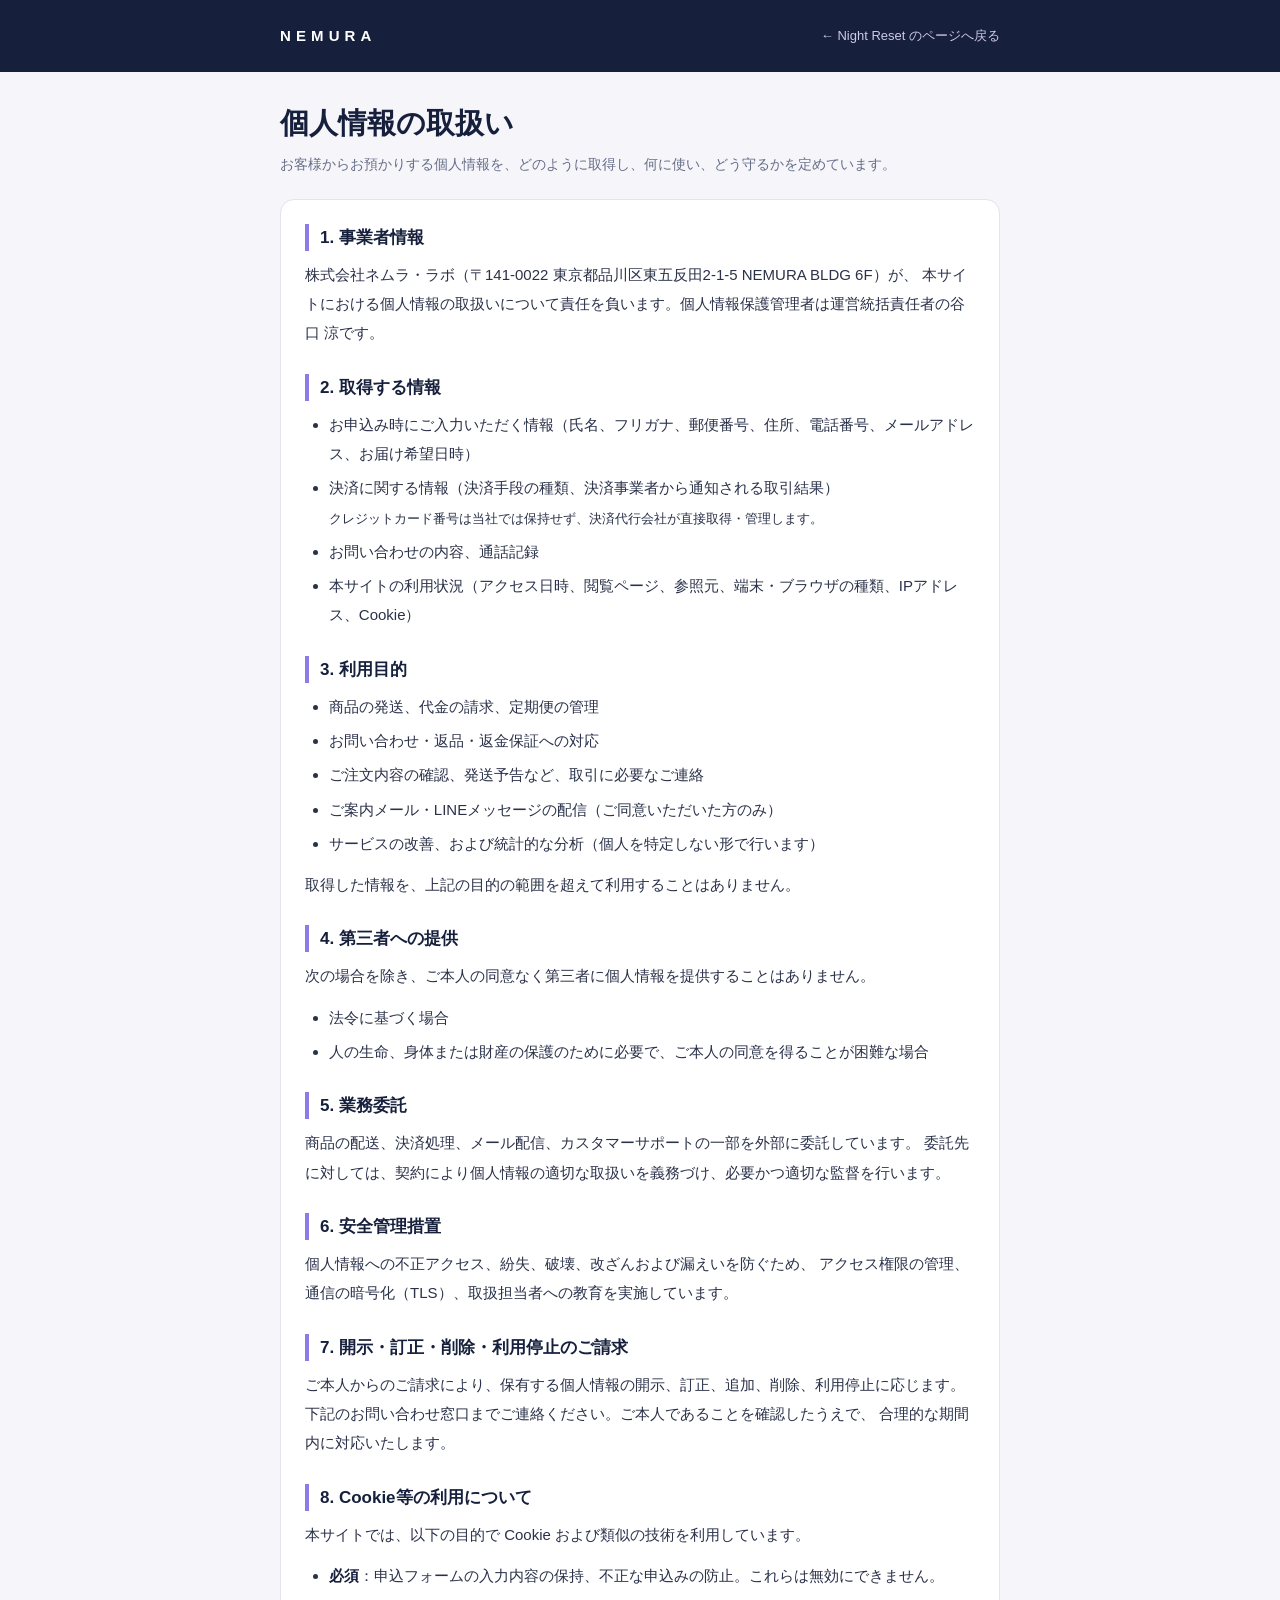
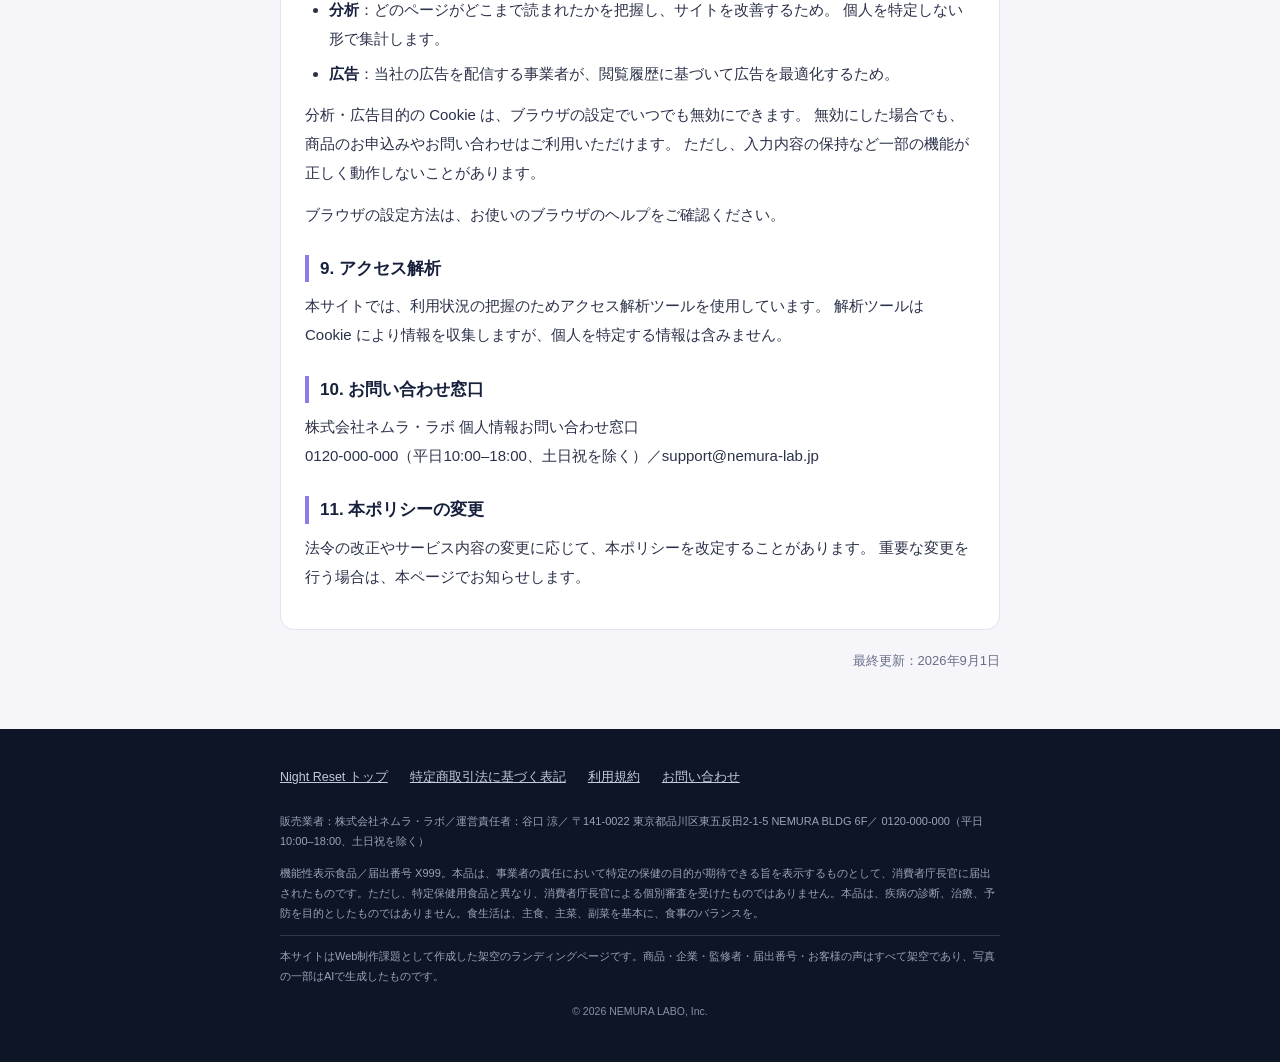
<file: NEMURA_LP_site/privacy.html>
<!DOCTYPE html>
<html lang="ja" class="p-doc">
<head>
<meta charset="utf-8">
<meta name="viewport" content="width=device-width, initial-scale=1">
<title>個人情報の取扱い｜Night Reset（NEMURA）</title>
<meta name="robots" content="noindex,nofollow">
<!-- favicon：頭文字のNだけの角丸マーク。16pxまで縮むので要素はこれ以上足さない -->
<link rel="icon" href="images/favicon.svg" type="image/svg+xml">
<link rel="icon" href="images/favicon.ico" sizes="32x32">
<link rel="apple-touch-icon" href="images/favicon-180.png">
<meta name="theme-color" content="#16203C">

<link rel="stylesheet" href="style.css">
</head>
<body>
<header class="bar">
  <div class="in">
    <a class="logo" href="index.html">NEMURA</a>
    <a class="back" href="index.html">← Night Reset のページへ戻る</a>
  </div>
</header>

<main>
  <h1>個人情報の取扱い</h1>
  <p class="lead">お客様からお預かりする個人情報を、どのように取得し、何に使い、どう守るかを定めています。</p>
  <div class="card">
    <h2>1. 事業者情報</h2>
    <p>株式会社ネムラ・ラボ（〒141-0022 東京都品川区東五反田2-1-5 NEMURA BLDG 6F）が、
      本サイトにおける個人情報の取扱いについて責任を負います。個人情報保護管理者は運営統括責任者の谷口 涼です。</p>

    <h2>2. 取得する情報</h2>
    <ul>
      <li>お申込み時にご入力いただく情報（氏名、フリガナ、郵便番号、住所、電話番号、メールアドレス、お届け希望日時）</li>
      <li>決済に関する情報（決済手段の種類、決済事業者から通知される取引結果）
        <br><small>クレジットカード番号は当社では保持せず、決済代行会社が直接取得・管理します。</small></li>
      <li>お問い合わせの内容、通話記録</li>
      <li>本サイトの利用状況（アクセス日時、閲覧ページ、参照元、端末・ブラウザの種類、IPアドレス、Cookie）</li>
    </ul>

    <h2>3. 利用目的</h2>
    <ul>
      <li>商品の発送、代金の請求、定期便の管理</li>
      <li>お問い合わせ・返品・返金保証への対応</li>
      <li>ご注文内容の確認、発送予告など、取引に必要なご連絡</li>
      <li>ご案内メール・LINEメッセージの配信（ご同意いただいた方のみ）</li>
      <li>サービスの改善、および統計的な分析（個人を特定しない形で行います）</li>
    </ul>
    <p>取得した情報を、上記の目的の範囲を超えて利用することはありません。</p>

    <h2>4. 第三者への提供</h2>
    <p>次の場合を除き、ご本人の同意なく第三者に個人情報を提供することはありません。</p>
    <ul>
      <li>法令に基づく場合</li>
      <li>人の生命、身体または財産の保護のために必要で、ご本人の同意を得ることが困難な場合</li>
    </ul>

    <h2>5. 業務委託</h2>
    <p>商品の配送、決済処理、メール配信、カスタマーサポートの一部を外部に委託しています。
      委託先に対しては、契約により個人情報の適切な取扱いを義務づけ、必要かつ適切な監督を行います。</p>

    <h2>6. 安全管理措置</h2>
    <p>個人情報への不正アクセス、紛失、破壊、改ざんおよび漏えいを防ぐため、
      アクセス権限の管理、通信の暗号化（TLS）、取扱担当者への教育を実施しています。</p>

    <h2>7. 開示・訂正・削除・利用停止のご請求</h2>
    <p>ご本人からのご請求により、保有する個人情報の開示、訂正、追加、削除、利用停止に応じます。
      下記のお問い合わせ窓口までご連絡ください。ご本人であることを確認したうえで、
      合理的な期間内に対応いたします。</p>

    <h2 id="cookie">8. Cookie等の利用について</h2>
    <p>本サイトでは、以下の目的で Cookie および類似の技術を利用しています。</p>
    <ul>
      <li><b>必須</b>：申込フォームの入力内容の保持、不正な申込みの防止。これらは無効にできません。</li>
      <li><b>分析</b>：どのページがどこまで読まれたかを把握し、サイトを改善するため。
        個人を特定しない形で集計します。</li>
      <li><b>広告</b>：当社の広告を配信する事業者が、閲覧履歴に基づいて広告を最適化するため。</li>
    </ul>
    <p>分析・広告目的の Cookie は、ブラウザの設定でいつでも無効にできます。
      無効にした場合でも、商品のお申込みやお問い合わせはご利用いただけます。
      ただし、入力内容の保持など一部の機能が正しく動作しないことがあります。</p>
    <p>ブラウザの設定方法は、お使いのブラウザのヘルプをご確認ください。</p>

    <h2>9. アクセス解析</h2>
    <p>本サイトでは、利用状況の把握のためアクセス解析ツールを使用しています。
      解析ツールは Cookie により情報を収集しますが、個人を特定する情報は含みません。</p>

    <h2>10. お問い合わせ窓口</h2>
    <p>株式会社ネムラ・ラボ 個人情報お問い合わせ窓口<br>
      0120-000-000（平日10:00–18:00、土日祝を除く）／support@nemura-lab.jp</p>

    <h2>11. 本ポリシーの変更</h2>
    <p>法令の改正やサービス内容の変更に応じて、本ポリシーを改定することがあります。
      重要な変更を行う場合は、本ページでお知らせします。</p>
  </div>

  <p class="upd">最終更新：2026年9月1日</p>
</main>

<footer>
  <div class="in">
    <div class="links"><a href="index.html">Night Reset トップ</a><a href="tokushoho.html">特定商取引法に基づく表記</a><a href="terms.html">利用規約</a><a href="contact.html">お問い合わせ</a></div>
    <p class="legal">販売業者：株式会社ネムラ・ラボ／運営責任者：谷口 涼／
      〒141-0022 東京都品川区東五反田2-1-5 NEMURA BLDG 6F／
      0120-000-000（平日10:00–18:00、土日祝を除く）</p>
    <p class="legal gap-s">機能性表示食品／届出番号 X999。本品は、事業者の責任において特定の保健の目的が期待できる旨を表示するものとして、消費者庁長官に届出されたものです。ただし、特定保健用食品と異なり、消費者庁長官による個別審査を受けたものではありません。本品は、疾病の診断、治療、予防を目的としたものではありません。食生活は、主食、主菜、副菜を基本に、食事のバランスを。</p>
    <p class="legal disclaimer">本サイトはWeb制作課題として作成した架空のランディングページです。商品・企業・監修者・届出番号・お客様の声はすべて架空であり、写真の一部はAIで生成したものです。</p>
    <p class="cp">© 2026 NEMURA LABO, Inc.</p>
  </div>
</footer>
<script src="script.js" defer></script>
</body>
</html>
</file>
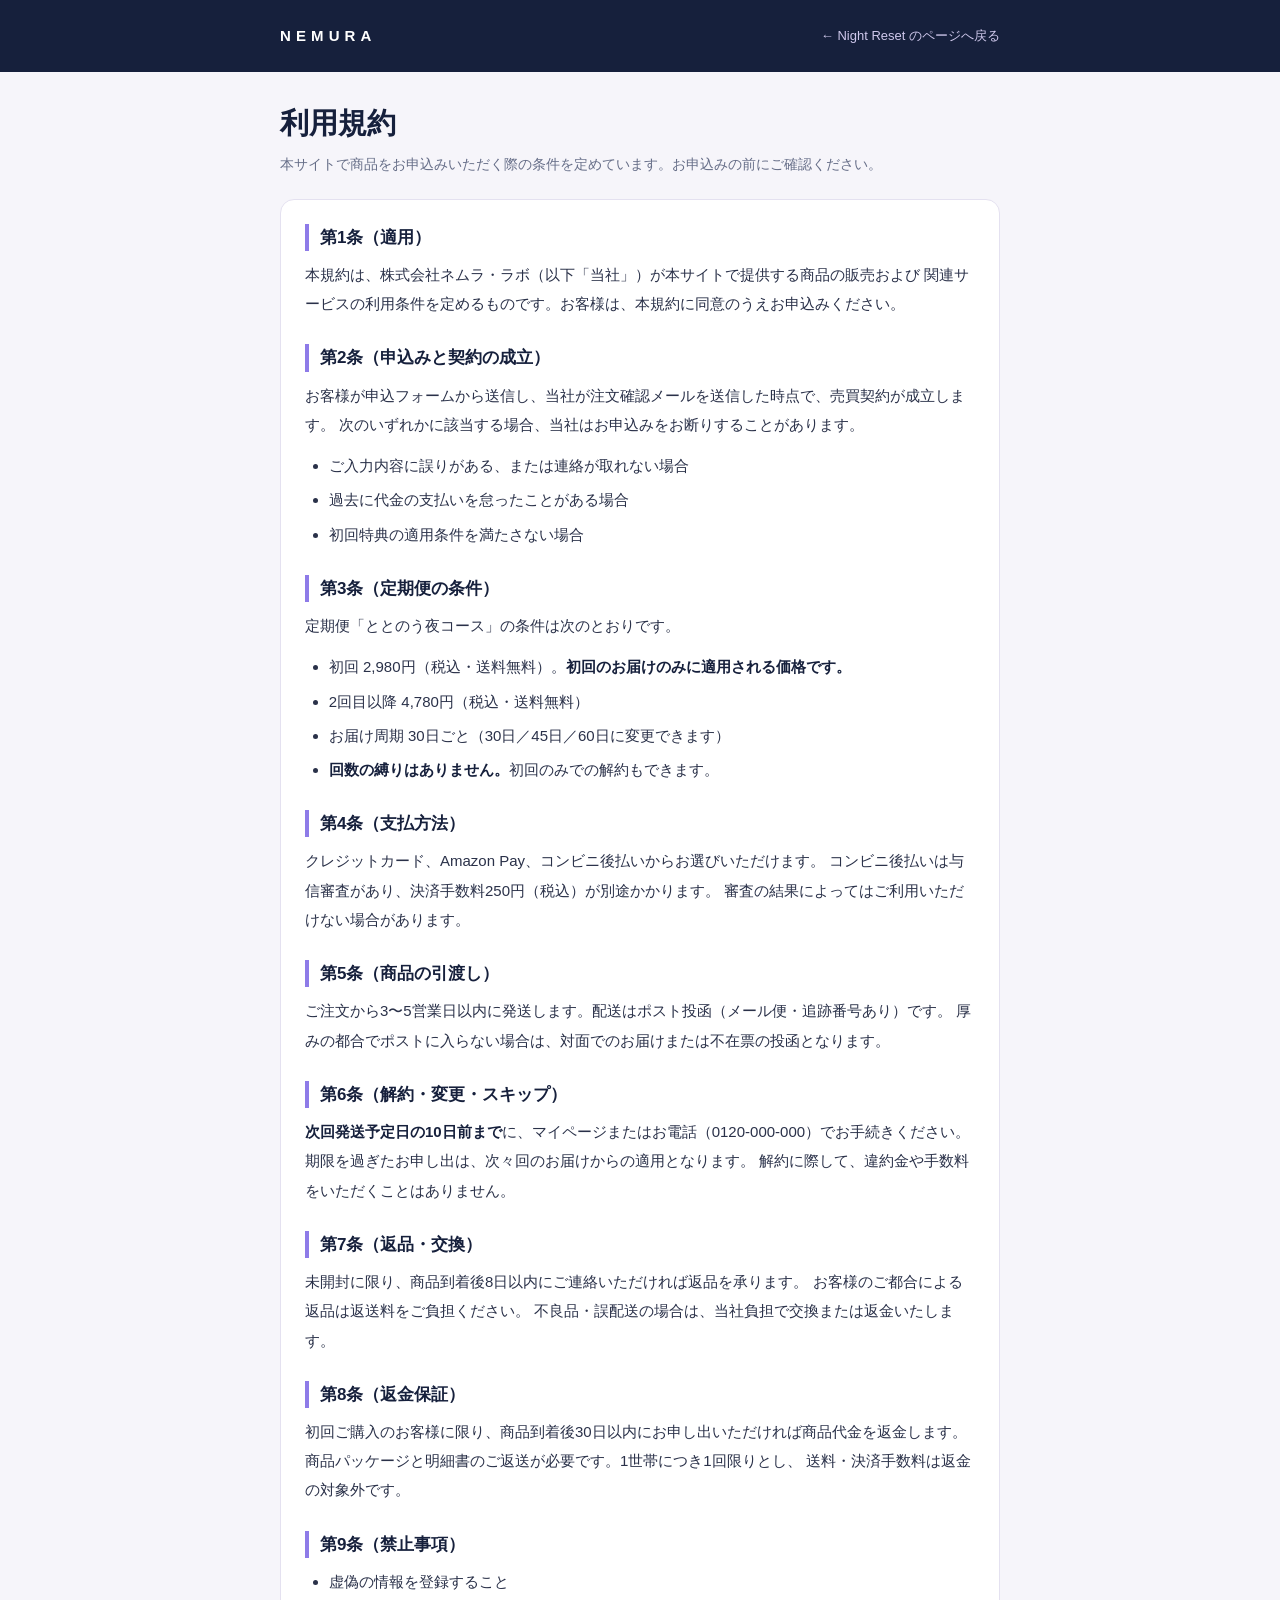
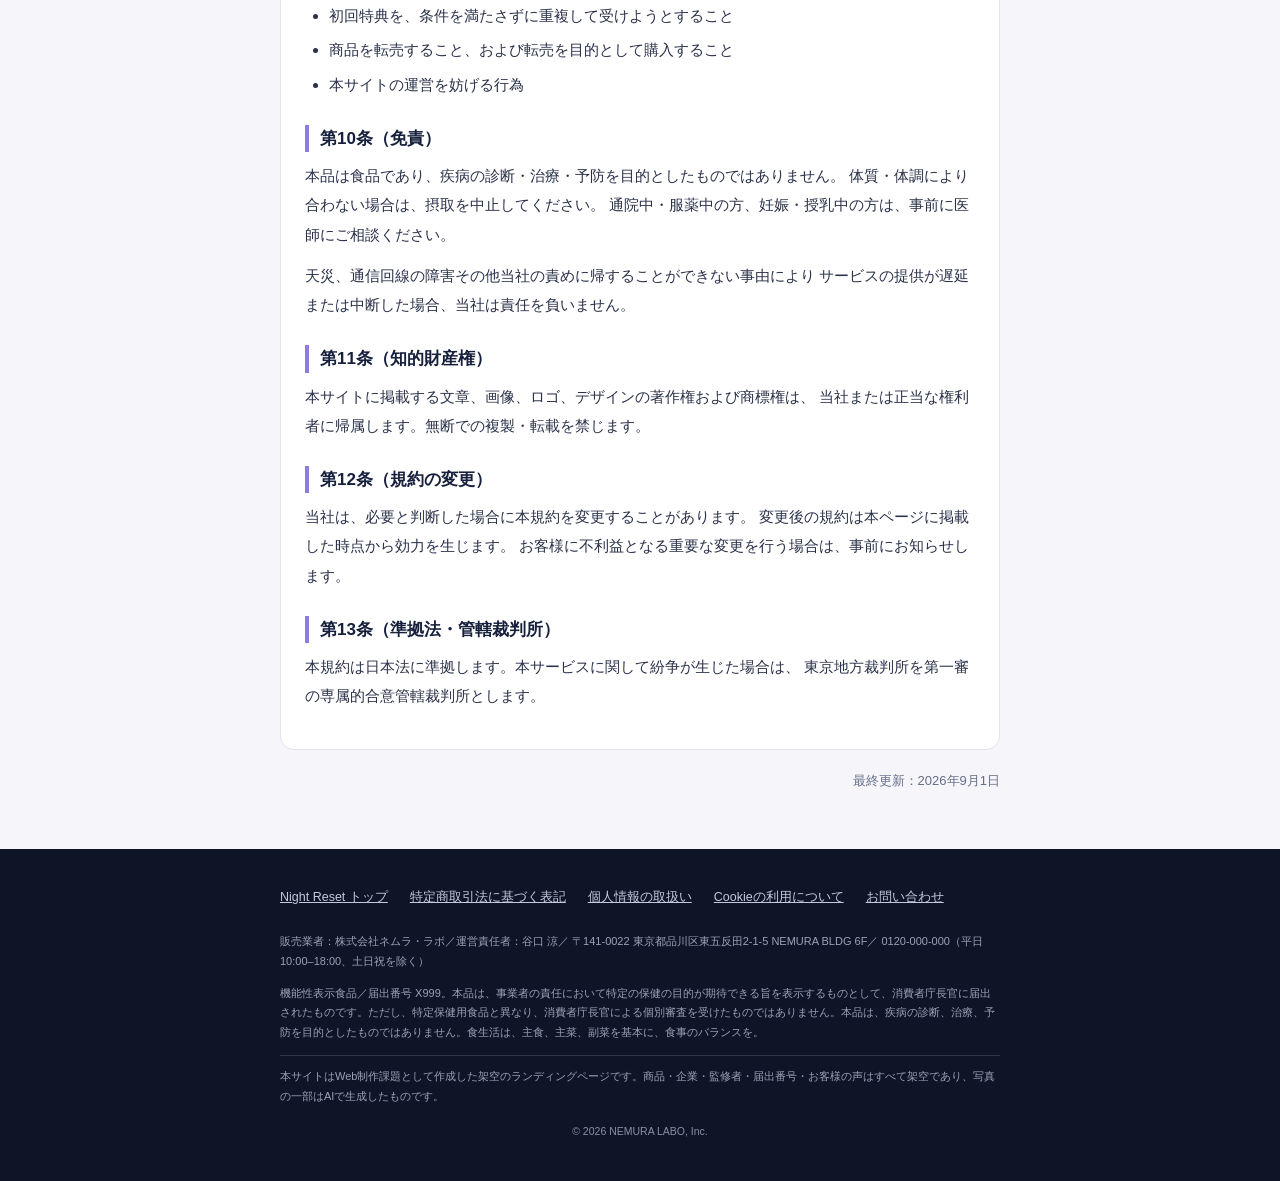
<file: NEMURA_LP_site/terms.html>
<!DOCTYPE html>
<html lang="ja" class="p-doc">
<head>
<meta charset="utf-8">
<meta name="viewport" content="width=device-width, initial-scale=1">
<title>利用規約｜Night Reset（NEMURA）</title>
<meta name="robots" content="noindex,nofollow">
<!-- favicon：頭文字のNだけの角丸マーク。16pxまで縮むので要素はこれ以上足さない -->
<link rel="icon" href="images/favicon.svg" type="image/svg+xml">
<link rel="icon" href="images/favicon.ico" sizes="32x32">
<link rel="apple-touch-icon" href="images/favicon-180.png">
<meta name="theme-color" content="#16203C">

<link rel="stylesheet" href="style.css">
</head>
<body>
<header class="bar">
  <div class="in">
    <a class="logo" href="index.html">NEMURA</a>
    <a class="back" href="index.html">← Night Reset のページへ戻る</a>
  </div>
</header>

<main>
  <h1>利用規約</h1>
  <p class="lead">本サイトで商品をお申込みいただく際の条件を定めています。お申込みの前にご確認ください。</p>
  <div class="card">
    <h2>第1条（適用）</h2>
    <p>本規約は、株式会社ネムラ・ラボ（以下「当社」）が本サイトで提供する商品の販売および
      関連サービスの利用条件を定めるものです。お客様は、本規約に同意のうえお申込みください。</p>

    <h2>第2条（申込みと契約の成立）</h2>
    <p>お客様が申込フォームから送信し、当社が注文確認メールを送信した時点で、売買契約が成立します。
      次のいずれかに該当する場合、当社はお申込みをお断りすることがあります。</p>
    <ul>
      <li>ご入力内容に誤りがある、または連絡が取れない場合</li>
      <li>過去に代金の支払いを怠ったことがある場合</li>
      <li>初回特典の適用条件を満たさない場合</li>
    </ul>

    <h2 id="subscription">第3条（定期便の条件）</h2>
    <p>定期便「ととのう夜コース」の条件は次のとおりです。</p>
    <ul>
      <li>初回 2,980円（税込・送料無料）。<b>初回のお届けのみに適用される価格です。</b></li>
      <li>2回目以降 4,780円（税込・送料無料）</li>
      <li>お届け周期 30日ごと（30日／45日／60日に変更できます）</li>
      <li><b>回数の縛りはありません。</b>初回のみでの解約もできます。</li>
    </ul>

    <h2>第4条（支払方法）</h2>
    <p>クレジットカード、Amazon Pay、コンビニ後払いからお選びいただけます。
      コンビニ後払いは与信審査があり、決済手数料250円（税込）が別途かかります。
      審査の結果によってはご利用いただけない場合があります。</p>

    <h2>第5条（商品の引渡し）</h2>
    <p>ご注文から3〜5営業日以内に発送します。配送はポスト投函（メール便・追跡番号あり）です。
      厚みの都合でポストに入らない場合は、対面でのお届けまたは不在票の投函となります。</p>

    <h2>第6条（解約・変更・スキップ）</h2>
    <p><b>次回発送予定日の10日前まで</b>に、マイページまたはお電話（0120-000-000）でお手続きください。
      期限を過ぎたお申し出は、次々回のお届けからの適用となります。
      解約に際して、違約金や手数料をいただくことはありません。</p>

    <h2>第7条（返品・交換）</h2>
    <p>未開封に限り、商品到着後8日以内にご連絡いただければ返品を承ります。
      お客様のご都合による返品は返送料をご負担ください。
      不良品・誤配送の場合は、当社負担で交換または返金いたします。</p>

    <h2>第8条（返金保証）</h2>
    <p>初回ご購入のお客様に限り、商品到着後30日以内にお申し出いただければ商品代金を返金します。
      商品パッケージと明細書のご返送が必要です。1世帯につき1回限りとし、
      送料・決済手数料は返金の対象外です。</p>

    <h2>第9条（禁止事項）</h2>
    <ul>
      <li>虚偽の情報を登録すること</li>
      <li>初回特典を、条件を満たさずに重複して受けようとすること</li>
      <li>商品を転売すること、および転売を目的として購入すること</li>
      <li>本サイトの運営を妨げる行為</li>
    </ul>

    <h2>第10条（免責）</h2>
    <p>本品は食品であり、疾病の診断・治療・予防を目的としたものではありません。
      体質・体調により合わない場合は、摂取を中止してください。
      通院中・服薬中の方、妊娠・授乳中の方は、事前に医師にご相談ください。</p>
    <p>天災、通信回線の障害その他当社の責めに帰することができない事由により
      サービスの提供が遅延または中断した場合、当社は責任を負いません。</p>

    <h2>第11条（知的財産権）</h2>
    <p>本サイトに掲載する文章、画像、ロゴ、デザインの著作権および商標権は、
      当社または正当な権利者に帰属します。無断での複製・転載を禁じます。</p>

    <h2>第12条（規約の変更）</h2>
    <p>当社は、必要と判断した場合に本規約を変更することがあります。
      変更後の規約は本ページに掲載した時点から効力を生じます。
      お客様に不利益となる重要な変更を行う場合は、事前にお知らせします。</p>

    <h2>第13条（準拠法・管轄裁判所）</h2>
    <p>本規約は日本法に準拠します。本サービスに関して紛争が生じた場合は、
      東京地方裁判所を第一審の専属的合意管轄裁判所とします。</p>
  </div>

  <p class="upd">最終更新：2026年9月1日</p>
</main>

<footer>
  <div class="in">
    <div class="links"><a href="index.html">Night Reset トップ</a><a href="tokushoho.html">特定商取引法に基づく表記</a><a href="privacy.html">個人情報の取扱い</a><a href="privacy.html#cookie">Cookieの利用について</a><a href="contact.html">お問い合わせ</a></div>
    <p class="legal">販売業者：株式会社ネムラ・ラボ／運営責任者：谷口 涼／
      〒141-0022 東京都品川区東五反田2-1-5 NEMURA BLDG 6F／
      0120-000-000（平日10:00–18:00、土日祝を除く）</p>
    <p class="legal gap-s">機能性表示食品／届出番号 X999。本品は、事業者の責任において特定の保健の目的が期待できる旨を表示するものとして、消費者庁長官に届出されたものです。ただし、特定保健用食品と異なり、消費者庁長官による個別審査を受けたものではありません。本品は、疾病の診断、治療、予防を目的としたものではありません。食生活は、主食、主菜、副菜を基本に、食事のバランスを。</p>
    <p class="legal disclaimer">本サイトはWeb制作課題として作成した架空のランディングページです。商品・企業・監修者・届出番号・お客様の声はすべて架空であり、写真の一部はAIで生成したものです。</p>
    <p class="cp">© 2026 NEMURA LABO, Inc.</p>
  </div>
</footer>
<script src="script.js" defer></script>
</body>
</html>
</file>
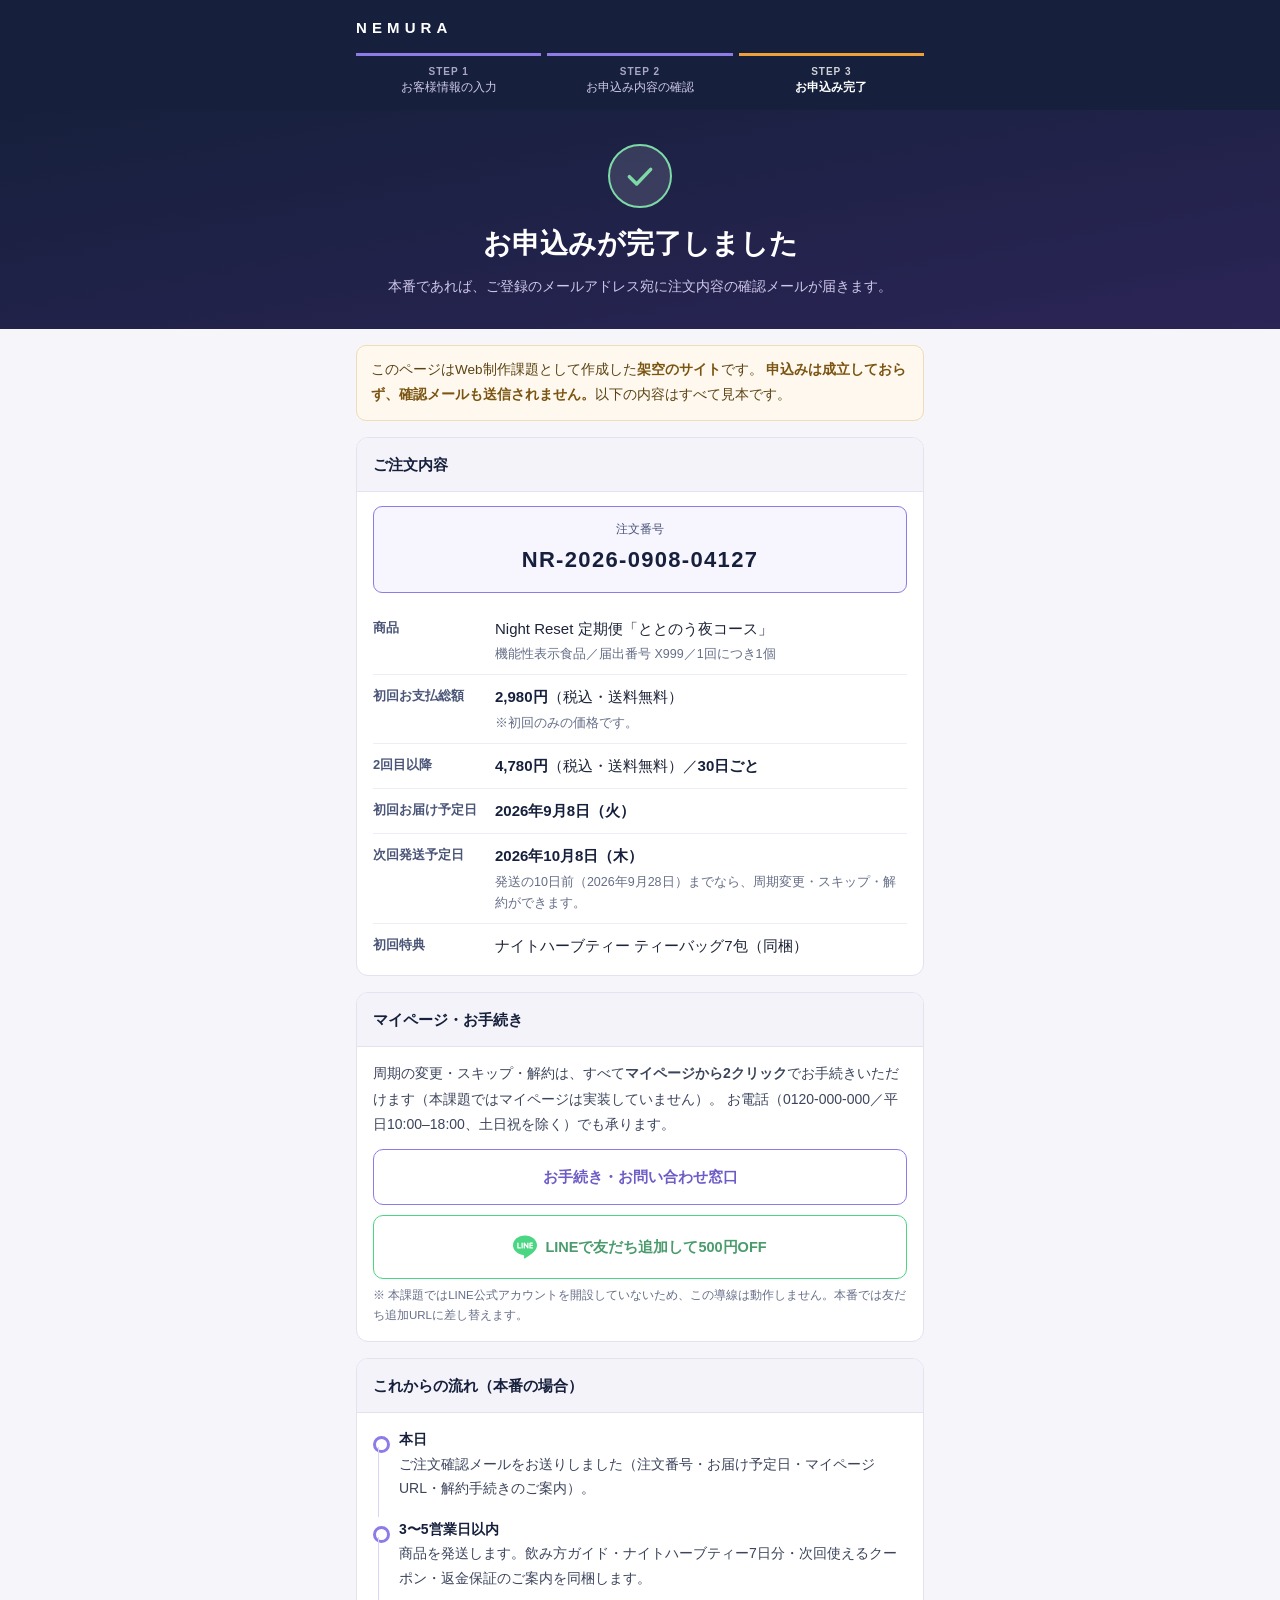
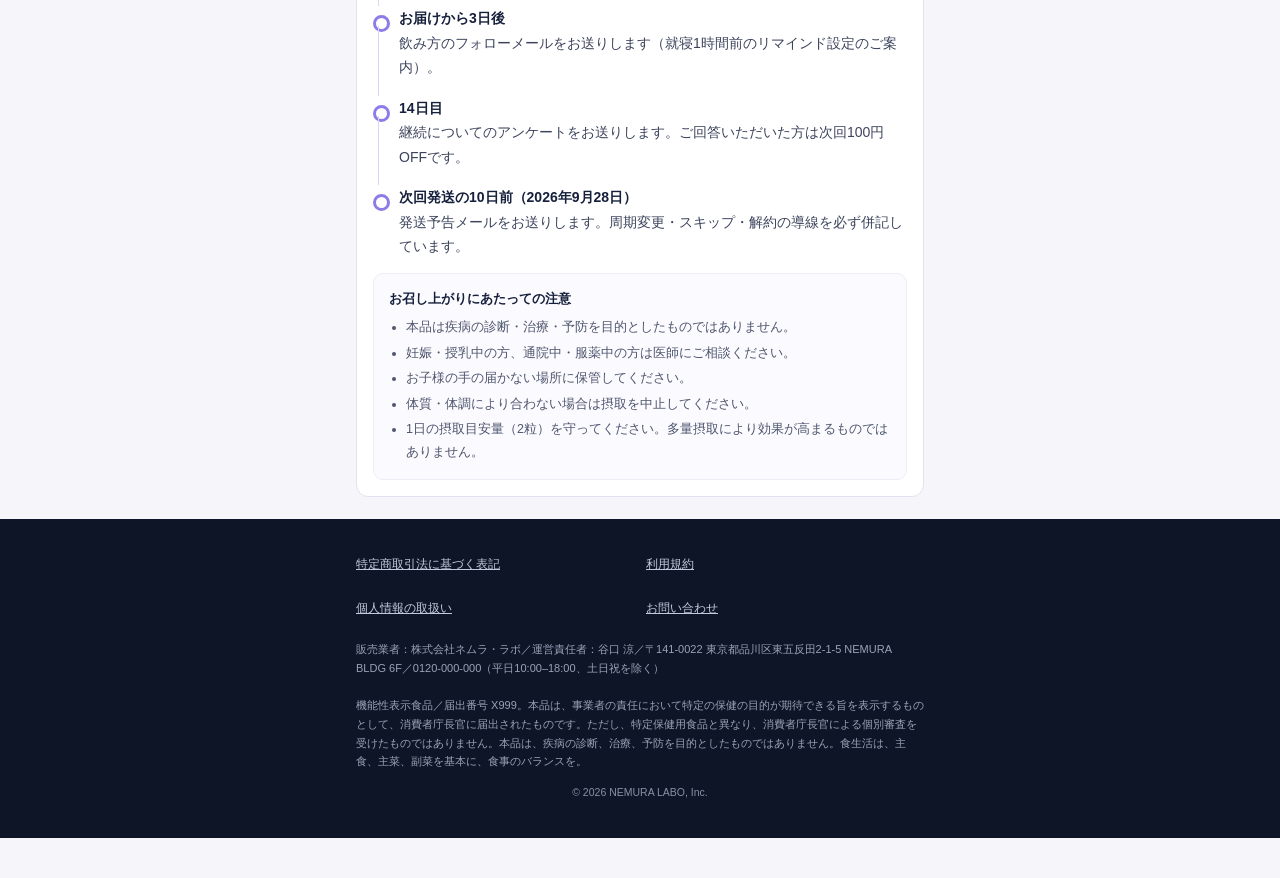
<file: NEMURA_LP_site/thanks.html>
<!DOCTYPE html>
<html lang="ja" class="p-thanks">
<head>
<meta charset="utf-8">
<meta name="viewport" content="width=device-width, initial-scale=1">
<title>お申込みありがとうございました｜Night Reset</title>
<meta name="robots" content="noindex,nofollow">
<!-- favicon：頭文字のNだけの角丸マーク。16pxまで縮むので要素はこれ以上足さない -->
<link rel="icon" href="images/favicon.svg" type="image/svg+xml">
<link rel="icon" href="images/favicon.ico" sizes="32x32">
<link rel="apple-touch-icon" href="images/favicon-180.png">
<meta name="theme-color" content="#16203C">

<link rel="stylesheet" href="style.css">
</head>
<body>
<header>
  <div class="bar"><div class="logo">NEMURA</div></div>
  <ol class="steps">
    <li class="done"><b>STEP 1</b>お客様情報の入力</li>
    <li class="done"><b>STEP 2</b>お申込み内容の確認</li>
    <li class="now"><b>STEP 3</b>お申込み完了</li>
  </ol>
</header>

<div class="hero">
  <div class="check"><svg viewBox="0 0 24 24" fill="none" stroke="#7ED9A6" stroke-width="2.6" stroke-linecap="round" stroke-linejoin="round"><path d="M4 12.5l5.5 5.5L20 7"/></svg></div>
  <h1>お申込みが完了しました</h1>
  <p>本番であれば、ご登録のメールアドレス宛に注文内容の確認メールが届きます。</p>
</div>

<div class="wrap">
  <p class="demo-band" role="note">このページはWeb制作課題として作成した<b>架空のサイト</b>です。
    <b>申込みは成立しておらず、確認メールも送信されません。</b>以下の内容はすべて見本です。</p>

  <section class="card">
    <h2>ご注文内容</h2>
    <div class="body">
      <div class="ordno"><div class="k">注文番号</div><div class="v" id="ordNo">NR-2026-0908-04127</div></div>
      <dl class="dl">
        <div><dt>商品</dt><dd>Night Reset 定期便「ととのう夜コース」<small>機能性表示食品／届出番号 X999／1回につき1個</small></dd></div>
        <div><dt>初回お支払総額</dt><dd><b>2,980円</b>（税込・送料無料）<small>※初回のみの価格です。</small></dd></div>
        <div><dt>2回目以降</dt><dd><b>4,780円</b>（税込・送料無料）／<b>30日ごと</b></dd></div>
        <div><dt>初回お届け予定日</dt><dd><b>2026年9月8日（火）</b></dd></div>
        <div><dt>次回発送予定日</dt><dd><b>2026年10月8日（木）</b><small>発送の10日前（2026年9月28日）までなら、周期変更・スキップ・解約ができます。</small></dd></div>
        <div><dt>初回特典</dt><dd>ナイトハーブティー ティーバッグ7包（同梱）</dd></div>
      </dl>
    </div>
  </section>

  <section class="card">
    <h2>マイページ・お手続き</h2>
    <div class="body">
      <p class="lead-p">
        周期の変更・スキップ・解約は、すべて<b>マイページから2クリック</b>でお手続きいただけます（本課題ではマイページは実装していません）。
        お電話（0120-000-000／平日10:00–18:00、土日祝を除く）でも承ります。</p>
      <a class="btn-o" href="contact.html">お手続き・お問い合わせ窓口</a>
      <div class="btn-line is-mock"><svg class="lg" viewBox="0 0 24 24" aria-hidden="true" focusable="false"><path d="M19.365 9.863c.349 0 .63.285.63.631 0 .345-.281.63-.63.63H17.61v1.125h1.755c.349 0 .63.283.63.63 0 .344-.281.629-.63.629h-2.386c-.345 0-.627-.285-.627-.629V8.108c0-.345.282-.63.63-.63h2.386c.346 0 .627.285.627.63 0 .349-.281.63-.63.63H17.61v1.125h1.755zm-3.855 3.016c0 .27-.174.51-.432.596-.06.021-.135.031-.199.031-.211 0-.391-.09-.51-.25l-2.443-3.317v2.94c0 .344-.279.629-.631.629-.346 0-.626-.285-.626-.629V8.108c0-.27.173-.51.43-.595.06-.023.136-.033.194-.033.195 0 .375.104.495.254l2.462 3.33V8.108c0-.345.282-.63.63-.63.345 0 .63.285.63.63v4.771zm-5.741 0c0 .344-.282.629-.631.629-.345 0-.627-.285-.627-.629V8.108c0-.345.282-.63.63-.63.346 0 .628.285.628.63v4.771zm-2.466.629H4.917c-.345 0-.63-.285-.63-.629V8.108c0-.345.285-.63.63-.63.348 0 .63.285.63.63v4.141h1.756c.348 0 .629.283.629.63 0 .344-.282.629-.629.629M24 10.314C24 4.943 18.615.572 12 .572S0 4.943 0 10.314c0 4.811 4.27 8.842 10.035 9.608.391.082.923.258 1.058.59.12.301.079.766.038 1.08l-.164 1.02c-.045.301-.24 1.186 1.049.645 1.291-.539 6.916-4.078 9.436-6.975C23.176 14.393 24 12.458 24 10.314"/></svg>LINEで友だち追加して500円OFF</div>
      <p class="mocknote">※ 本課題ではLINE公式アカウントを開設していないため、この導線は動作しません。本番では友だち追加URLに差し替えます。</p>
    </div>
  </section>

  <section class="card">
    <h2>これからの流れ（本番の場合）</h2>
    <div class="body">
      <ul class="tl">
        <li><b>本日</b>ご注文確認メールをお送りしました（注文番号・お届け予定日・マイページURL・解約手続きのご案内）。</li>
        <li><b>3〜5営業日以内</b>商品を発送します。飲み方ガイド・ナイトハーブティー7日分・次回使えるクーポン・返金保証のご案内を同梱します。</li>
        <li><b>お届けから3日後</b>飲み方のフォローメールをお送りします（就寝1時間前のリマインド設定のご案内）。</li>
        <li><b>14日目</b>継続についてのアンケートをお送りします。ご回答いただいた方は次回100円OFFです。</li>
        <li><b>次回発送の10日前（2026年9月28日）</b>発送予告メールをお送りします。周期変更・スキップ・解約の導線を必ず併記しています。</li>
      </ul>
      <div class="cau">
        <div class="h">お召し上がりにあたっての注意</div>
        <ul class="bullets">
          <li>本品は疾病の診断・治療・予防を目的としたものではありません。</li>
          <li>妊娠・授乳中の方、通院中・服薬中の方は医師にご相談ください。</li>
          <li>お子様の手の届かない場所に保管してください。</li>
          <li>体質・体調により合わない場合は摂取を中止してください。</li>
          <li>1日の摂取目安量（2粒）を守ってください。多量摂取により効果が高まるものではありません。</li>
        </ul>
      </div>
    </div>
  </section>
</div>

<footer>
  <div class="links">
    <a href="tokushoho.html">特定商取引法に基づく表記</a><a href="terms.html">利用規約</a>
    <a href="privacy.html">個人情報の取扱い</a><a href="contact.html">お問い合わせ</a>
  </div>
  <p class="legal">販売業者：株式会社ネムラ・ラボ／運営責任者：谷口 涼／〒141-0022 東京都品川区東五反田2-1-5 NEMURA BLDG 6F／0120-000-000（平日10:00–18:00、土日祝を除く）<br><br>
  機能性表示食品／届出番号 X999。本品は、事業者の責任において特定の保健の目的が期待できる旨を表示するものとして、消費者庁長官に届出されたものです。ただし、特定保健用食品と異なり、消費者庁長官による個別審査を受けたものではありません。本品は、疾病の診断、治療、予防を目的としたものではありません。食生活は、主食、主菜、副菜を基本に、食事のバランスを。</p>
  <p class="cp">© 2026 NEMURA LABO, Inc.</p>
</footer>

<script src="script.js" defer></script>
</body>
</html>
</file>
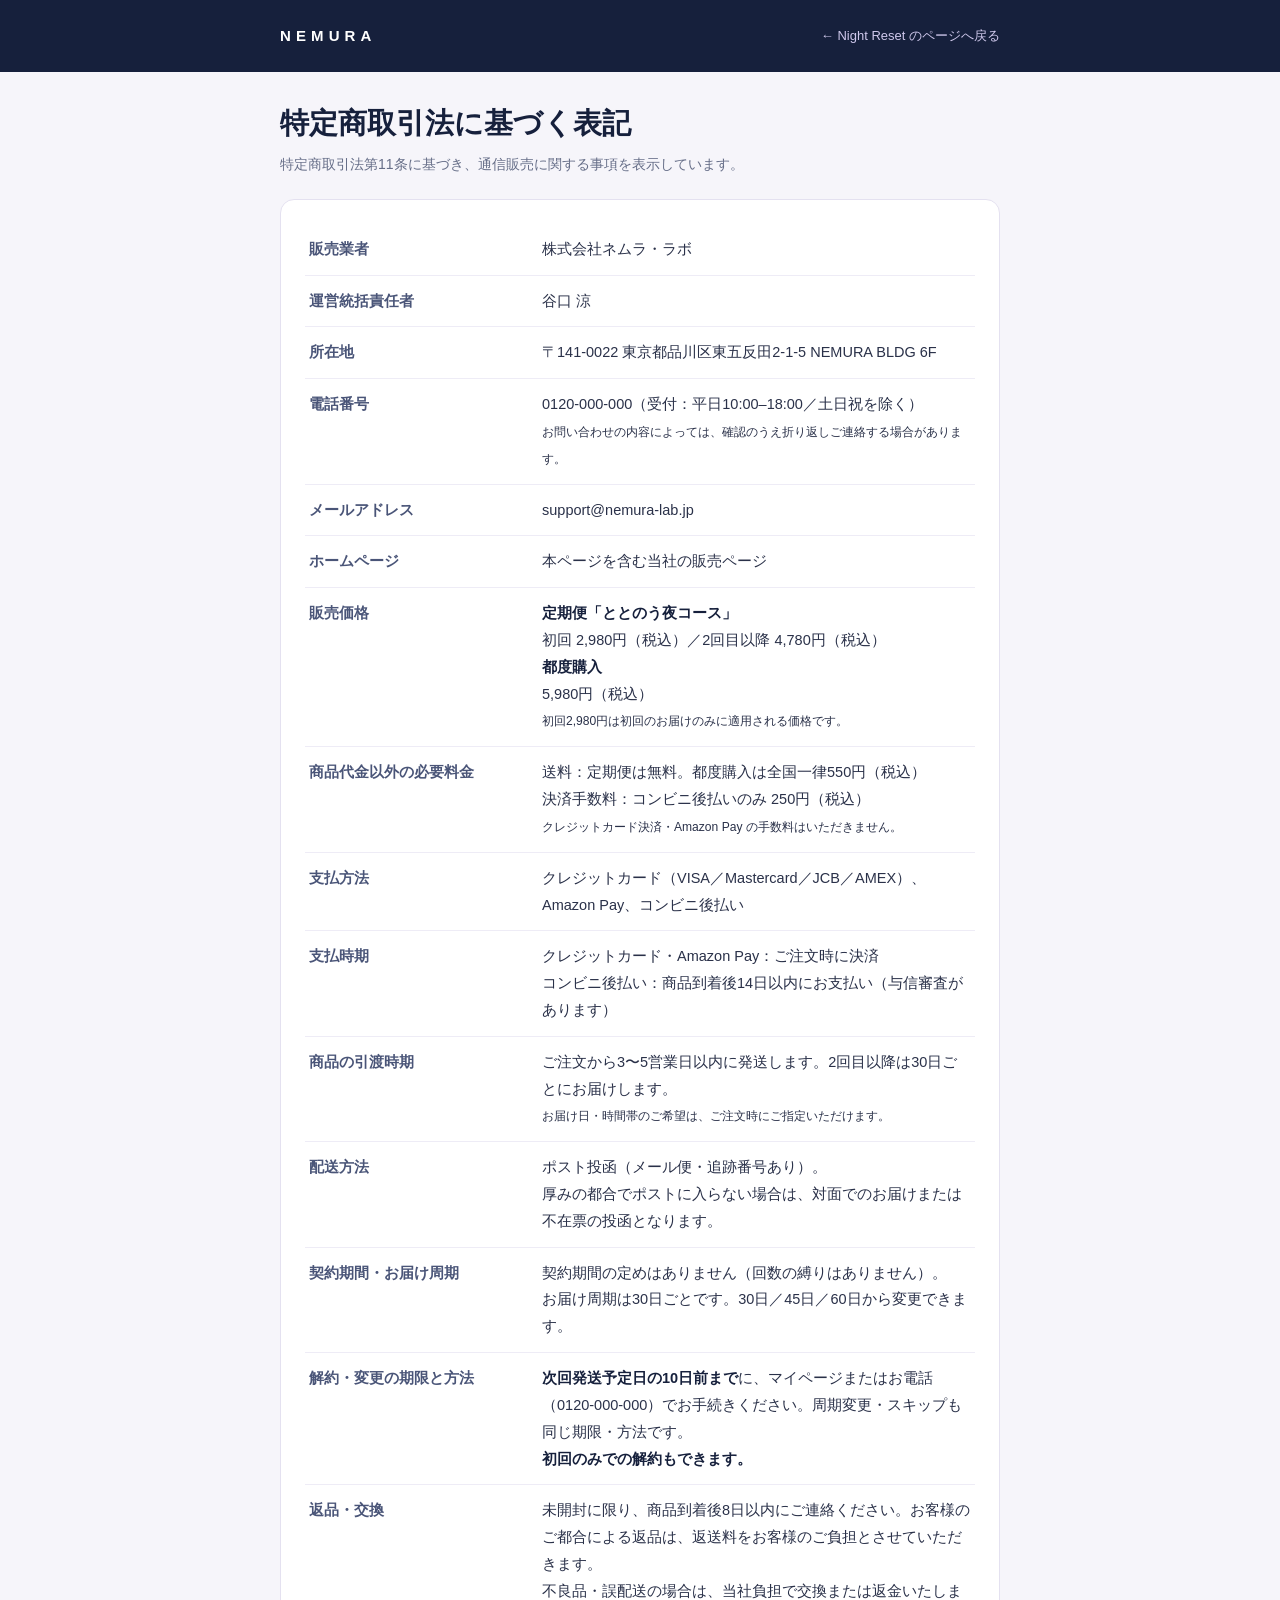
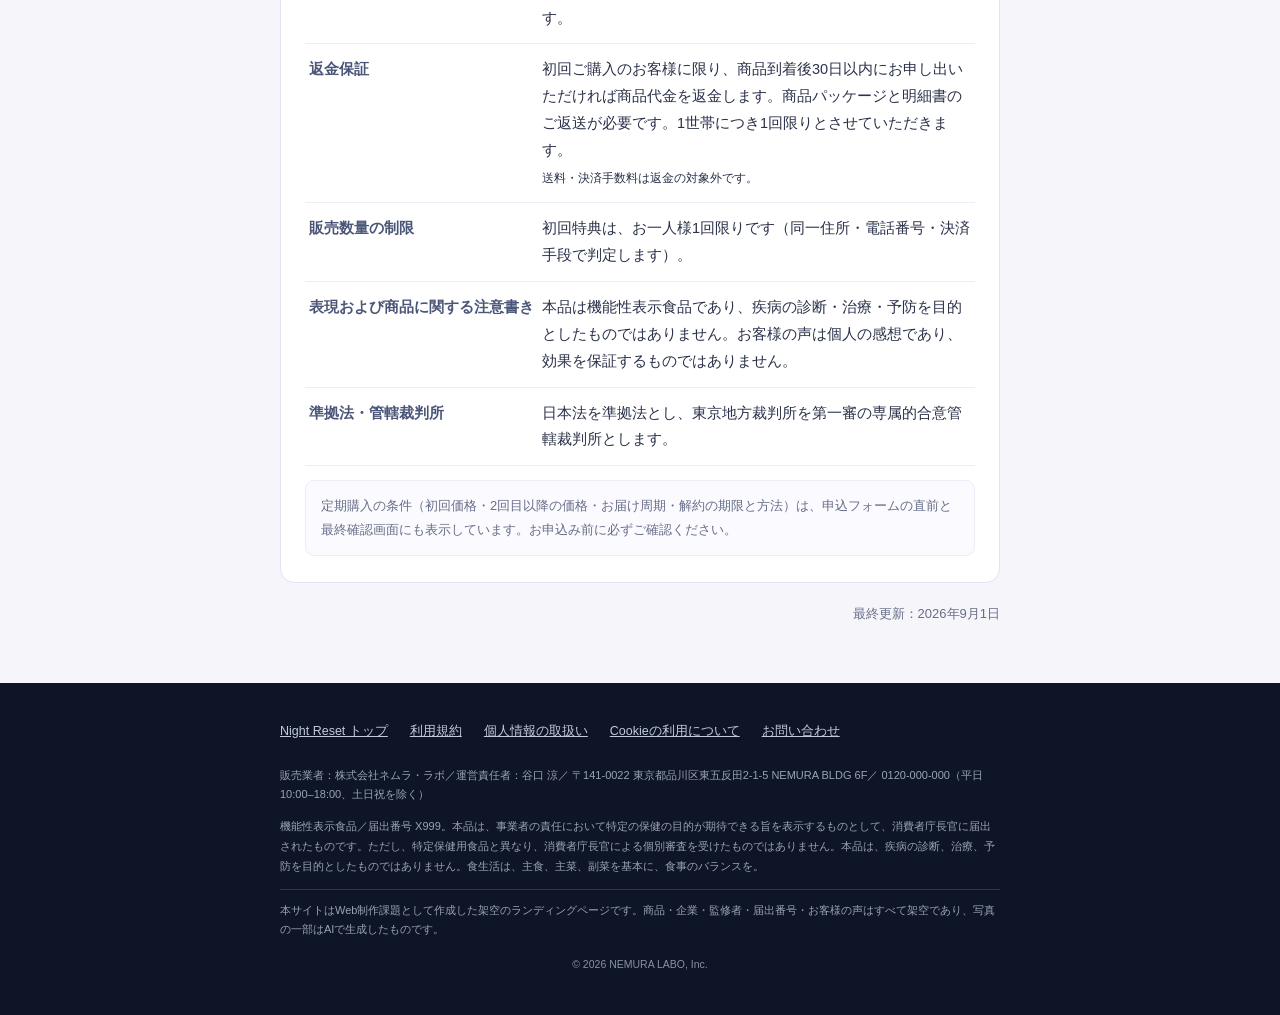
<file: NEMURA_LP_site/tokushoho.html>
<!DOCTYPE html>
<html lang="ja" class="p-doc">
<head>
<meta charset="utf-8">
<meta name="viewport" content="width=device-width, initial-scale=1">
<title>特定商取引法に基づく表記｜Night Reset（NEMURA）</title>
<meta name="robots" content="noindex,nofollow">
<!-- favicon：頭文字のNだけの角丸マーク。16pxまで縮むので要素はこれ以上足さない -->
<link rel="icon" href="images/favicon.svg" type="image/svg+xml">
<link rel="icon" href="images/favicon.ico" sizes="32x32">
<link rel="apple-touch-icon" href="images/favicon-180.png">
<meta name="theme-color" content="#16203C">

<link rel="stylesheet" href="style.css">
</head>
<body>
<header class="bar">
  <div class="in">
    <a class="logo" href="index.html">NEMURA</a>
    <a class="back" href="index.html">← Night Reset のページへ戻る</a>
  </div>
</header>

<main>
  <h1>特定商取引法に基づく表記</h1>
  <p class="lead">特定商取引法第11条に基づき、通信販売に関する事項を表示しています。</p>
  <div class="card">
    <table>
      <tr><th>販売業者</th><td>株式会社ネムラ・ラボ</td></tr>
      <tr><th>運営統括責任者</th><td>谷口 涼</td></tr>
      <tr><th>所在地</th><td>〒141-0022 東京都品川区東五反田2-1-5 NEMURA BLDG 6F</td></tr>
      <tr><th>電話番号</th><td>0120-000-000（受付：平日10:00–18:00／土日祝を除く）<br><small>お問い合わせの内容によっては、確認のうえ折り返しご連絡する場合があります。</small></td></tr>
      <tr><th>メールアドレス</th><td>support@nemura-lab.jp</td></tr>
      <tr><th>ホームページ</th><td>本ページを含む当社の販売ページ</td></tr>
      <tr><th>販売価格</th><td><b>定期便「ととのう夜コース」</b><br>初回 2,980円（税込）／2回目以降 4,780円（税込）<br><b>都度購入</b><br>5,980円（税込）<br><small>初回2,980円は初回のお届けのみに適用される価格です。</small></td></tr>
      <tr><th>商品代金以外の必要料金</th><td>送料：定期便は無料。都度購入は全国一律550円（税込）<br>決済手数料：コンビニ後払いのみ 250円（税込）<br><small>クレジットカード決済・Amazon Pay の手数料はいただきません。</small></td></tr>
      <tr><th>支払方法</th><td>クレジットカード（VISA／Mastercard／JCB／AMEX）、Amazon Pay、コンビニ後払い</td></tr>
      <tr><th>支払時期</th><td>クレジットカード・Amazon Pay：ご注文時に決済<br>コンビニ後払い：商品到着後14日以内にお支払い（与信審査があります）</td></tr>
      <tr><th>商品の引渡時期</th><td>ご注文から3〜5営業日以内に発送します。2回目以降は30日ごとにお届けします。<br><small>お届け日・時間帯のご希望は、ご注文時にご指定いただけます。</small></td></tr>
      <tr><th>配送方法</th><td>ポスト投函（メール便・追跡番号あり）。<br>厚みの都合でポストに入らない場合は、対面でのお届けまたは不在票の投函となります。</td></tr>
      <tr><th>契約期間・お届け周期</th><td>契約期間の定めはありません（回数の縛りはありません）。<br>お届け周期は30日ごとです。30日／45日／60日から変更できます。</td></tr>
      <tr><th>解約・変更の期限と方法</th><td><b>次回発送予定日の10日前まで</b>に、マイページまたはお電話（0120-000-000）でお手続きください。周期変更・スキップも同じ期限・方法です。<br><b>初回のみでの解約もできます。</b></td></tr>
      <tr><th>返品・交換</th><td>未開封に限り、商品到着後8日以内にご連絡ください。お客様のご都合による返品は、返送料をお客様のご負担とさせていただきます。<br>不良品・誤配送の場合は、当社負担で交換または返金いたします。</td></tr>
      <tr><th>返金保証</th><td>初回ご購入のお客様に限り、商品到着後30日以内にお申し出いただければ商品代金を返金します。商品パッケージと明細書のご返送が必要です。1世帯につき1回限りとさせていただきます。<br><small>送料・決済手数料は返金の対象外です。</small></td></tr>
      <tr><th>販売数量の制限</th><td>初回特典は、お一人様1回限りです（同一住所・電話番号・決済手段で判定します）。</td></tr>
      <tr><th>表現および商品に関する注意書き</th><td>本品は機能性表示食品であり、疾病の診断・治療・予防を目的としたものではありません。お客様の声は個人の感想であり、効果を保証するものではありません。</td></tr>
      <tr><th>準拠法・管轄裁判所</th><td>日本法を準拠法とし、東京地方裁判所を第一審の専属的合意管轄裁判所とします。</td></tr>
    </table>
    <div class="note">定期購入の条件（初回価格・2回目以降の価格・お届け周期・解約の期限と方法）は、申込フォームの直前と最終確認画面にも表示しています。お申込み前に必ずご確認ください。</div>
  </div>

  <p class="upd">最終更新：2026年9月1日</p>
</main>

<footer>
  <div class="in">
    <div class="links"><a href="index.html">Night Reset トップ</a><a href="terms.html">利用規約</a><a href="privacy.html">個人情報の取扱い</a><a href="privacy.html#cookie">Cookieの利用について</a><a href="contact.html">お問い合わせ</a></div>
    <p class="legal">販売業者：株式会社ネムラ・ラボ／運営責任者：谷口 涼／
      〒141-0022 東京都品川区東五反田2-1-5 NEMURA BLDG 6F／
      0120-000-000（平日10:00–18:00、土日祝を除く）</p>
    <p class="legal gap-s">機能性表示食品／届出番号 X999。本品は、事業者の責任において特定の保健の目的が期待できる旨を表示するものとして、消費者庁長官に届出されたものです。ただし、特定保健用食品と異なり、消費者庁長官による個別審査を受けたものではありません。本品は、疾病の診断、治療、予防を目的としたものではありません。食生活は、主食、主菜、副菜を基本に、食事のバランスを。</p>
    <p class="legal disclaimer">本サイトはWeb制作課題として作成した架空のランディングページです。商品・企業・監修者・届出番号・お客様の声はすべて架空であり、写真の一部はAIで生成したものです。</p>
    <p class="cp">© 2026 NEMURA LABO, Inc.</p>
  </div>
</footer>
<script src="script.js" defer></script>
</body>
</html>
</file>
<file: NEMURA_LP_site/style.css>
@charset "utf-8";
/* NEMURA「Night Reset」LP ─ 全ページ共通スタイルシート
   ページごとに <html class="p-xxx"> で名前空間を切っています。
   新しいルールを足すときは、対象ページのブロック内に、同じ接頭辞をつけて記述してください。 */

/* ==================================================
   ① LP本体　index.html（クラス p-index）
   ================================================== */
:root.p-index{
  --navy:#16203C; --navy2:#20294A; --lav:#8E7BE8; --lav-l:#EFECFB;
  --slate:#4A5578; --mist:#F6F5FA; --ink:#12141C; --amber:#F0A03A;
  --lav-t:#6C5CC7;   /* テキスト用ラベンダー（AA 4.5:1以上） */
  --aqua:#3E9AA8; --line:#E4E1F0; --line2:#EEECF6; --err:#D0342C;
  --note:#666E88; --line-g:#06C755; --line-d:#067536;
}
.p-index,.p-index *{box-sizing:border-box;-webkit-font-smoothing:antialiased;}
html.p-index{scroll-behavior:smooth;}
@media (prefers-reduced-motion:reduce){
html.p-index{scroll-behavior:auto;}
}
.p-index .skip{position:absolute;left:-9999px;top:0;z-index:200;background:var(--navy);color:#fff;
  padding:12px 18px;border-radius:0 0 8px 0;font-size:14px;font-weight:700;text-decoration:none;}
.p-index .skip:focus{left:0;}
.p-index :focus-visible{outline:3px solid var(--amber);outline-offset:2px;border-radius:4px;}
.p-index .sr{position:absolute;width:1px;height:1px;padding:0;margin:-1px;overflow:hidden;clip:rect(0 0 0 0);white-space:nowrap;border:0;}
.p-index body{margin:0;width:100%;background:#fff;color:var(--ink);
  font-family:"Noto Sans JP","Hiragino Sans","Hiragino Kaku Gothic ProN","Yu Gothic","Meiryo",sans-serif;
  font-size:16px;line-height:1.8;letter-spacing:.01em;}
.p-index .mincho{font-family:"Noto Serif JP","Hiragino Mincho ProN","Yu Mincho","YuMincho","MS PMincho",serif;}
.p-index p{margin:0 0 1em;}
.p-index ul{margin:0 0 14px;padding-left:20px;}
.p-index section{position:relative;}
/* ---------- 共通 ---------- */
.p-index .pad{padding:0 22px;}
.p-index .eyebrow{font-size:11px;letter-spacing:.22em;color:var(--lav-t);font-weight:700;text-align:center;margin:0 0 7px;}
.p-index .eyebrow.dk{color:#A99BEE;}
.p-index .sec-h{font-size:23px;line-height:1.55;font-weight:700;color:var(--navy);text-align:center;margin:0 0 7px;}
.p-index .sec-sub{font-size:14px;color:var(--slate);text-align:center;line-height:1.75;margin:0 0 18px;}
.p-index .rule{width:34px;height:2px;background:var(--lav);margin:0 auto 15px;border-radius:2px;}
.p-index .note{font-size:12px;line-height:1.7;color:var(--note);}
.p-index .dis{font-size:13px;line-height:1.7;color:#4E566E;}
/* ---------- 間隔・体裁の小クラス ----------
   HTMLに style="" を直接書くと、あとから一括で調整できず、
   同じ意味の余白が 18px / 20px のように少しずつずれていく。
   意味の単位で3段階に丸めてここに集約する。 */
.p-index .gap-s{margin-top:8px;}
.p-index .gap-m{margin-top:12px;}
.p-index .gap-l{margin-top:20px;}
.p-index .tax{font-size:12px;}
/* 価格の「（税込）」 */
.p-index .supnum{font-size:11px;}
/* 本文中の注記番号 ※1 など */
/* ハニーポット。人には見えないが、読み上げ・タブ移動からも外してある */
.p-index .hp{position:absolute;left:-9999px;width:1px;height:1px;overflow:hidden;}
/* ---------- CTA ---------- */
.p-index .cta-wrap{padding:0 22px;}
.p-index .cta-wrap.flush{padding:0;}
.p-index .btn{display:block;width:100%;border:0;cursor:pointer;
  background:linear-gradient(180deg,#F5AE4F,#EE9A2A);color:#16203C;
  text-decoration:none;text-align:center;font-size:20px;font-weight:700;line-height:1.35;
  padding:17px 12px;border-radius:10px;font-family:inherit;
  box-shadow:0 5px 0 #C87B0C,0 10px 22px rgba(200,123,12,.26);}
.p-index .btn .small{display:block;font-size:11.5px;font-weight:700;opacity:.84;margin-top:3px;letter-spacing:.04em;}
/* マウスのある環境だけ。タッチ端末に効かせると、押したあと明るいまま残る */
@media (hover:hover) and (pointer:fine){
.p-index .btn{transition:filter .15s ease;}
.p-index .btn:hover{filter:brightness(1.05);}
.p-index .sticky .bar{transition:filter .15s ease;}
.p-index .sticky .bar:hover{filter:brightness(1.05);}
}
@media (prefers-reduced-motion:reduce){
.p-index .btn,.p-index .sticky .bar{transition:none;}
}
.p-index .btn:active{transform:translateY(3px);box-shadow:0 2px 0 #C87B0C;}
.p-index .terms{margin-top:9px;background:#FFF9F0;border:1px solid #F2E0C4;border-radius:7px;
  padding:9px 11px;font-size:12.5px;line-height:1.7;color:#443318;}
.p-index .terms .r{display:flex;gap:8px;}
.p-index .terms .r+.r{margin-top:3px;}
.p-index .terms .r .k{flex:0 0 80px;color:#8A6A28;font-weight:700;}
.p-index .terms b{color:var(--navy);}
.p-index .line-txt{text-align:center;margin:12px 0 0;}
.p-index .line-txt a{font-size:13.5px;color:var(--line-d);text-decoration:underline;text-underline-offset:3px;
  display:inline-block;padding:12px 8px;}
/* 架空ブランドなのでLINE公式アカウントが存在しない。
   押しても何も起きないリンクにするより、押せない見本として置き、理由を添える */
.p-index .btn-line.is-mock{cursor:default;opacity:.72;}
.p-index .mocknote{font-size:11.5px;line-height:1.7;color:var(--note);margin:7px 22px 0;text-align:center;}
/* ⑪は暗い背景。--note（明るい面用の灰）だと沈むので、同じ面の本文色に合わせる */
.p-index .lineb .mocknote{color:#CFC8EC;}
.p-index .btn-line{display:block;background:#fff;border:1.5px solid var(--line-g);color:var(--line-d);
  text-decoration:none;text-align:center;font-size:14.5px;font-weight:700;
  height:72px;line-height:1.4;border-radius:10px;display:flex;align-items:center;justify-content:center;gap:8px;}
.p-index .btn-line .lg{width:24px;height:24px;flex:0 0 24px;fill:var(--line-g);display:block;}
/* ---------- 追従バー ---------- */
.p-index .sticky{position:fixed;left:0;bottom:0;width:100%;z-index:99;
  background:rgba(22,32,60,.97);border-top:1px solid rgba(255,255,255,.14);
  padding:7px 14px 8px;transform:translateY(100%);transition:transform .25s ease;}
.p-index .sticky.is-visible{transform:translateY(0);}
.p-index .sticky .l1{text-align:center;font-size:11px;color:#C9C0EE;margin-bottom:4px;line-height:1.4;}
.p-index .sticky .l1 b{font-size:15px;color:#fff;font-variant-numeric:tabular-nums;}
.p-index .sticky .bar{display:block;background:linear-gradient(180deg,#F5AE4F,#EE9A2A);color:#16203C;
  text-align:center;font-size:18px;font-weight:700;padding:11px 10px;border-radius:8px;
  text-decoration:none;box-shadow:0 3px 0 #C87B0C;}
.p-index .sticky .bar:active{transform:translateY(2px);box-shadow:0 1px 0 #C87B0C;}
/* 上の .l1 とのアキ4pxに合わせる。影の3px分を足して 4+3=7px にする */
.p-index .sticky .fine{font-size:11px;color:#E6E2F5;text-align:center;margin:7px 0 0;line-height:1.35;}
@media (prefers-reduced-motion:reduce){
.p-index .sticky{transition:none;}
}
/* ================= ① FV ================= */
/* ① FV：写真を画面いっぱいに敷き、その上にコピーを置く。
   スマホは写真が1画面ぶん（100svh）＝価格とボタンはその直後。
   PCは写真がセクション全体。右にパウチが写るので、文字は左半分に置く。 */
.p-index .fv{position:relative;isolation:isolate;overflow:hidden;
  min-height:100svh;
  background:
    radial-gradient(120% 60% at 78% 12%,rgba(190,175,255,.30) 0%,rgba(190,175,255,0) 55%),
    radial-gradient(90% 50% at 12% 88%,rgba(62,154,168,.22) 0%,rgba(62,154,168,0) 60%),
    linear-gradient(168deg,#0E1730 0%,#16203C 42%,#2B2456 78%,#3A2E63 100%);
  color:#fff;padding:12px 0 40px;}
/* 端末が svh を知らない場合に備えて vh でも指定しておく（古い順に書く） */
@supports not (height:100svh){
.p-index .fv{min-height:100vh;}
}
.p-index .hero-bg{position:absolute;left:0;right:0;top:0;height:100svh;z-index:-2;display:block;
  /* 写真の下端をぼかして、下に続く背景グラデーションと継ぎ目が出ないようにする */
  -webkit-mask-image:linear-gradient(180deg,#000 0%,#000 86%,transparent 100%);
          mask-image:linear-gradient(180deg,#000 0%,#000 86%,transparent 100%);}
@supports not (height:100svh){
.p-index .hero-bg{height:100vh;}
}
/* 3枚を重ねて置き、表示中の1枚だけ不透明にする。位置は動かさない（縦横に動くと
   コピーの読みづらさとレイアウトのがたつきが出る） */
.p-index .hero-bg .hs{position:absolute;inset:0;opacity:0;transition:opacity .9s ease;}
.p-index .hero-bg .hs.is-on{opacity:1;}
.p-index .hero-bg .hs img{display:block;width:100%;height:100%;object-fit:cover;object-position:50% 50%;}
@media (prefers-reduced-motion:reduce){
.p-index .hero-bg .hs{transition:none;}
}
/* 写真の送りボタン。自動送りは止められる必要がある（WCAG 2.2.2） */
.p-index .hero-ctrl{position:absolute;z-index:3;left:0;right:0;top:calc(100svh - 96px);
  display:flex;justify-content:center;align-items:center;gap:4px;}
@supports not (height:100svh){
.p-index .hero-ctrl{top:calc(100vh - 96px);}
}
.p-index .hero-ctrl[hidden]{display:none;}
.p-index .hc-dot,.p-index .hc-play{width:34px;height:34px;padding:0;border:0;background:none;cursor:pointer;
  display:flex;align-items:center;justify-content:center;border-radius:50%;}
.p-index .hc-dot::before{content:"";width:8px;height:8px;border-radius:50%;
  background:rgba(255,255,255,.45);box-shadow:0 1px 3px rgba(0,0,0,.5);transition:background .2s,transform .2s;}
.p-index .hc-dot[aria-current="true"]::before{background:#fff;transform:scale(1.3);}
.p-index .hc-play svg{width:13px;height:13px;fill:#fff;filter:drop-shadow(0 1px 3px rgba(0,0,0,.6));}
.p-index .hc-play .tri{display:none;}
.p-index .hc-play.is-paused .p1,.p-index .hc-play.is-paused .p2{display:none;}
.p-index .hc-play.is-paused .tri{display:block;}
@media (prefers-reduced-motion:reduce){
.p-index .hc-dot::before{transition:none;}
}
/* 写真の上に文字を置くための減光。上ほど濃く、パウチのある下側は薄く残す */
.p-index .fv-scrim{position:absolute;left:0;right:0;top:0;height:100svh;z-index:-1;pointer-events:none;
  background:linear-gradient(180deg,
    rgba(9,13,28,.88) 0%,rgba(9,13,28,.78) 22%,rgba(9,13,28,.40) 40%,
    rgba(9,13,28,.10) 52%,rgba(9,13,28,.16) 78%,rgba(9,13,28,.34) 100%);}
@supports not (height:100svh){
.p-index .fv-scrim{height:100vh;}
}
.p-index .fv-flag{display:inline-block;margin:0 0 7px 20px;background:var(--amber);color:#16203C;
  font-size:10.5px;font-weight:700;padding:4px 9px;border-radius:3px;letter-spacing:.02em;
  box-shadow:0 4px 10px rgba(0,0,0,.34);}
/* コピーはスマホで1画面ぶんの高さを持つ。写真の暗い上半分にちょうど収まる */
.p-index .fv-hero{min-height:calc(100svh - 52px);display:flex;flex-direction:column;}
@supports not (height:100svh){
.p-index .fv-hero{min-height:calc(100vh - 52px);}
}
.p-index .scrollcue{margin-top:auto;display:flex;justify-content:center;padding-bottom:6px;}
.p-index .scrollcue span{display:block;width:1px;height:34px;
  background:linear-gradient(180deg,rgba(255,255,255,0),rgba(255,255,255,.72));}
@media (prefers-reduced-motion:no-preference){
.p-index .scrollcue span{animation:cue 2.1s ease-in-out infinite;transform-origin:top;}
}
@keyframes cue{0%,100%{transform:scaleY(.45);opacity:.45;}50%{transform:scaleY(1);opacity:1;}}
.p-index .fv .topbar{display:flex;align-items:center;justify-content:space-between;padding:0 18px 10px;}
.p-index .fv .logo{font-size:15px;letter-spacing:.34em;font-weight:700;}
.p-index .fv .anniv{font-size:9.5px;letter-spacing:.1em;color:#CFC6F5;border:1px solid rgba(255,255,255,.32);
  border-radius:20px;padding:3px 10px;}
.p-index .stars i{position:absolute;background:#fff;border-radius:50%;width:2px;height:2px;}
/* 1つずつ位置と明るさが違う。座標をHTMLに書くとマークアップが読めなくなるのでCSSに置く */
.p-index .stars i:nth-child(1){left:26px;top:64px;opacity:.75;}
.p-index .stars i:nth-child(2){left:88px;top:38px;width:3px;height:3px;opacity:.5;}
.p-index .stars i:nth-child(3){left:150px;top:78px;opacity:.6;}
.p-index .stars i:nth-child(4){left:300px;top:120px;opacity:.45;}
.p-index .stars i:nth-child(5){left:340px;top:60px;width:3px;height:3px;opacity:.35;}
.p-index .stars i:nth-child(6){left:60px;top:150px;opacity:.4;}
.p-index .badges{display:flex;flex-wrap:wrap;gap:5px;justify-content:center;padding:0 16px;margin-bottom:11px;}
.p-index .badges span{font-size:10px;color:#E8E3FB;border:1px solid rgba(255,255,255,.34);
  border-radius:3px;padding:3px 8px;line-height:1.5;}
.p-index .badges span.key{background:rgba(142,123,232,.32);border-color:rgba(178,163,255,.62);color:#fff;font-weight:700;}
.p-index .fv h1{margin:0 0 10px;text-align:center;font-size:33px;line-height:1.4;font-weight:600;
  letter-spacing:.04em;text-shadow:0 2px 24px rgba(0,0,0,.35);}
.p-index .fv .lead{text-align:center;font-size:14px;line-height:1.74;color:#CFC8EC;margin:0 0 10px;padding:0 22px;}
.p-index .fv .lead b{color:#fff;font-weight:700;}
.p-index .fv .lead .fact{display:inline-block;margin-top:4px;font-size:12px;color:#C4BAF5;}
.p-index .price{margin:0 20px 11px;background:rgba(255,255,255,.08);border:1px solid rgba(255,255,255,.22);
  border-radius:12px;padding:10px 14px 11px;text-align:center;}
.p-index .price .cap{font-size:11.5px;color:#C6BDEE;margin-bottom:3px;}
.p-index .price .cap b{color:#fff;}
.p-index .price .row{display:flex;align-items:baseline;justify-content:center;gap:9px;}
.p-index .price .was{font-size:12.5px;color:#B0A7E2;text-decoration:line-through;}
.p-index .price .off{font-size:11px;font-weight:700;background:#C8362E;color:#fff;border-radius:3px;padding:1px 6px;}
.p-index .price .now{font-size:16px;color:#fff;font-weight:700;}
.p-index .price .now .n{font-size:35px;line-height:1;font-variant-numeric:tabular-nums;}
.p-index .price .ship{font-size:12px;color:#CFC8EC;margin-top:3px;}
.p-index .fv .jump{text-align:center;margin:6px 0 0;}
.p-index .fv .jump a{font-size:12.5px;color:#BDB4EA;text-decoration:underline;text-underline-offset:3px;
  display:inline-block;padding:11px 10px;}
.p-index .fv .filing{text-align:center;font-size:11px;color:#B0A7E2;margin:2px 20px 0;}
/* ================= ② 悩み共感 ================= */
.p-index .worry{background:var(--mist);padding:34px 0 38px;}
.p-index .wcard{background:#fff;border-radius:12px;padding:12px 14px;margin:0 22px 8px;
  border:1px solid var(--line2);box-shadow:0 2px 10px rgba(22,32,60,.045);display:flex;gap:12px;}
/* 左に場面写真、右に「時刻＋本文」。時刻は本文の上に横並びで置く */
.p-index .wcard .ph{flex:0 0 80px;display:block;}
.p-index .wcard .ph img{display:block;width:80px;height:80px;object-fit:cover;border-radius:9px;
  background:#E9E7F1;}
.p-index .wcard .bd{flex:1;min-width:0;}
.p-index .wcard .tm{display:flex;align-items:baseline;gap:8px;margin-bottom:2px;}
.p-index .wcard .tm .hh{font-size:15px;font-weight:700;color:var(--lav-t);font-variant-numeric:tabular-nums;line-height:1.2;}
.p-index .wcard .tm .dd{font-size:9px;color:#666E88;letter-spacing:.06em;}
.p-index .wcard .tx{font-size:15.5px;line-height:1.7;color:#22283C;}
.p-index .wcard .tx b{color:var(--navy);}
.p-index .worry .turn{text-align:center;font-size:19px;line-height:1.75;color:var(--navy);font-weight:600;margin:24px 26px 0;}
.p-index .worry .turn em{font-style:normal;background:linear-gradient(transparent 62%,#E5DEFA 62%);padding:0 2px;}
/* ================= ③ コンセプト ================= */
.p-index .concept{background:linear-gradient(170deg,#1B2440,#2C2656);color:#fff;padding:36px 0 34px;overflow:hidden;}
.p-index .concept .halo{position:absolute;left:-40px;top:-40px;width:220px;height:220px;border-radius:50%;
  background:radial-gradient(circle,rgba(142,123,232,.30),rgba(142,123,232,0) 65%);}
.p-index .concept .bridge{position:relative;text-align:center;font-size:14px;color:#A99BEE;margin:0 22px 16px;line-height:1.85;}
.p-index .concept .bridge b{color:#fff;}
.p-index .concept h2{position:relative;text-align:center;font-size:24px;line-height:1.6;font-weight:500;
  letter-spacing:.05em;margin:0 0 14px;}
.p-index .concept p{position:relative;font-size:15px;line-height:1.85;color:#CFC8EC;margin:0 24px 0;}
.p-index .concept p b{color:#fff;}
/* ================= ④ 商品紹介 ================= */
.p-index .prod{padding:34px 0 26px;}
.p-index .filing-box{margin:0 22px;border:1.5px solid var(--lav);border-radius:12px;overflow:hidden;background:#fff;}
.p-index .filing-box .fh{background:var(--lav-t);color:#fff;font-size:12px;font-weight:700;letter-spacing:.08em;padding:8px 14px;}
.p-index .filing-box .fb{padding:14px;font-size:15px;line-height:1.8;color:#1A2038;}
.p-index .filing-box .fn{border-top:1px solid var(--line2);padding:12px 15px 13px;background:#FBFAFE;}
.p-index .filing-box .fn p{margin:0 0 6px;font-size:11.5px;line-height:1.62;color:var(--note);}
.p-index .filing-box .fn p:last-child{margin:0;}
.p-index .spec{margin:18px 22px 0;border-top:1px solid var(--line);}
.p-index .spec .r{display:flex;border-bottom:1px solid var(--line2);padding:8px 2px;font-size:14px;}
.p-index .spec .r .k{flex:0 0 96px;color:var(--slate);font-weight:700;font-size:13px;}
.p-index .spec .r .v{flex:1;color:#1E2438;line-height:1.7;}
.p-index .evid-h{font-size:18px;color:var(--navy);text-align:center;margin:28px 0 14px;font-weight:700;}
.p-index .ecard{margin:0 22px;border:1px solid var(--line);border-radius:12px;padding:18px 16px;background:#FCFCFE;}
.p-index .ecard .q{font-size:15px;font-weight:700;color:var(--navy);line-height:1.7;margin:0 0 8px;}
.p-index .ecard .a{font-size:15px;line-height:1.8;color:#3C445C;margin:0;}
.p-index .ecard .src{margin-top:11px;padding-top:10px;border-top:1px dashed var(--line);font-size:11.5px;
  color:var(--note);line-height:1.7;}
.p-index .pillrow{display:flex;gap:8px;margin:12px 22px 0;}
.p-index .pill{flex:1;text-align:center;border:1px solid var(--line);border-radius:10px;padding:12px 4px;background:#fff;}
.p-index .pill .n{font-size:20px;font-weight:700;color:var(--navy);line-height:1.2;font-variant-numeric:tabular-nums;}
.p-index .pill .n small{font-size:11px;}
.p-index .pill .l{font-size:10.5px;color:var(--slate);margin-top:4px;line-height:1.5;}
/* ================= ⑤ 3つの理由 ================= */
.p-index .reasons{background:var(--mist);padding:34px 0 30px;}
.p-index .rcard{background:#fff;border-radius:14px;margin:0 22px 9px;padding:15px 17px 13px;
  border:1px solid var(--line2);box-shadow:0 3px 14px rgba(22,32,60,.05);position:relative;}
.p-index .rcard .no{position:absolute;right:16px;top:12px;font-size:34px;font-weight:700;color:#EFECFB;line-height:1;}
.p-index .rcard .ic{width:42px;height:42px;border-radius:11px;background:var(--lav-l);
  display:flex;align-items:center;justify-content:center;margin-bottom:10px;}
.p-index .rcard .ic svg{width:22px;height:22px;}
.p-index .rcard h3{font-size:17px;font-weight:700;color:var(--navy);margin:0 0 6px;line-height:1.55;}
.p-index .rcard p{font-size:15px;line-height:1.76;color:#3C445C;margin:0;}
.p-index .rcard .tag{display:inline-block;margin-top:9px;font-size:12px;color:#5C5296;background:var(--lav-l);
  border-radius:4px;padding:3px 9px;}
/* ================= ⑥ 飲み方 ================= */
.p-index .howto{background:linear-gradient(180deg,#F6F5FA,#EFEDF8);padding:34px 0 30px;}
.p-index .step{position:relative;display:flex;gap:13px;background:#fff;border-radius:12px;padding:10px 16px;
  margin:0 22px 10px;border:1px solid var(--line2);}
/* カードとカードの間を縦線でつなぎ、ひと続きの時間であることを示す */
.p-index .step:not(:last-child)::after{content:"";position:absolute;left:33px;bottom:-11px;
  width:2px;height:11px;background:#D8D2EE;}
.p-index .step .dot{flex:0 0 36px;height:36px;border-radius:50%;background:var(--navy);color:#fff;
  display:flex;align-items:center;justify-content:center;font-size:11px;font-weight:700;}
.p-index .step.key .dot{background:var(--amber);color:#16203C;}
.p-index .step h4{margin:0 0 2px;font-size:15px;color:var(--navy);font-weight:700;}
.p-index .step p{margin:0;font-size:14px;line-height:1.75;color:#4A5268;}
.p-index .flex-note{margin:13px 22px 0;background:#fff;border-left:4px solid var(--aqua);border-radius:0 8px 8px 0;
  padding:12px 15px;font-size:14.5px;line-height:1.78;color:#223B44;box-shadow:0 2px 8px rgba(22,32,60,.05);}
.p-index .flex-note b{color:#16303A;}
.p-index .flex-note .h{display:block;font-size:11px;letter-spacing:.1em;color:#2C7C8A;font-weight:700;margin-bottom:4px;}
/* ================= ⑦ 声 ================= */
.p-index .voice{padding:34px 0 26px;}
.p-index .vcard{margin:0 22px 8px;border:1px solid var(--line2);border-radius:12px;padding:12px 16px 11px;
  background:#fff;box-shadow:0 2px 10px rgba(22,32,60,.045);}
.p-index .vcard .hd{display:flex;align-items:center;gap:10px;margin-bottom:8px;}
/* 顔写真を置かない代わりに、定期便でいちばん効く「どれだけ続いているか」を出す */
.p-index .vcard .ten{flex:0 0 auto;background:#F2EFFC;border:1px solid #D9D2F3;color:#5B4EB4;
  font-size:11px;font-weight:700;line-height:1.4;padding:5px 10px;border-radius:999px;white-space:nowrap;}
.p-index .vcard .ten b{font-size:13px;}
.p-index .vcard .n{font-size:13.5px;font-weight:700;color:var(--navy);line-height:1.4;}
.p-index .vcard .tx{font-size:15px;line-height:1.76;color:#28304A;margin:0;}
.p-index .vcard .cav{font-size:13px;line-height:1.65;color:#4E566E;margin:8px 0 0;padding-top:8px;border-top:1px solid var(--line2);}
/* ================= ⑧ 監修 ================= */
.p-index .sup{background:var(--mist);padding:32px 0 30px;}
.p-index .supcard{margin:0 22px;background:#fff;border-radius:14px;padding:18px 17px;border:1px solid var(--line2);}
.p-index .supcard .top{display:flex;gap:14px;align-items:center;margin-bottom:11px;}
.p-index .supcard .ph{width:58px;height:58px;border-radius:50%;flex:0 0 58px;object-fit:cover;
  display:block;background:#EDEBF5;}
.p-index .supcard .nm{font-size:16px;font-weight:700;color:var(--navy);line-height:1.5;}
.p-index .supcard .nm small{display:block;font-size:12px;color:var(--slate);font-weight:400;margin-top:2px;}
.p-index .supcard p{font-size:15px;line-height:1.85;color:#3C445C;margin:0 0 10px;}
/* 監修者コメント。商品には触れず、睡眠衛生の一般論にとどめる（推奨表示にしないため） */
.p-index .supq{margin:12px 0 11px;padding:13px 15px 12px;background:#FAF9FE;
  border-left:3px solid var(--lav);border-radius:0 10px 10px 0;}
.p-index .supq p{font-size:14px;line-height:1.85;color:#333B54;margin:0 0 8px;}
.p-index .supq p:last-of-type{margin-bottom:10px;}
.p-index .supq b{color:var(--navy);font-weight:700;}
.p-index .supq cite{display:block;font-style:normal;font-size:12.5px;color:var(--note);text-align:right;}
.p-index .supcard .scope{background:#FBFAFE;border:1px solid var(--line2);border-radius:8px;padding:11px 13px;
  font-size:12.5px;line-height:1.75;color:#4E566E;margin:0;}
.p-index .story{margin:16px 22px 0;}
.p-index .story .h{font-size:12px;letter-spacing:.14em;color:var(--lav-t);font-weight:700;margin-bottom:7px;}
.p-index .story p{font-size:15px;line-height:1.8;color:#3C445C;margin:0 0 8px;}
.p-index .story p b{color:var(--navy);}
/* ================= ⑨ 料金＋特典 ================= */
.p-index .plan{padding:34px 0 30px;}
.p-index .ptable{--ptl:80px;margin:0 22px;border:1px solid var(--line);border-radius:12px;overflow:hidden;}
.p-index .ptable .hd{display:flex;}
/* .b の上に「おすすめ」バッジが乗るので、両列とも上に余白を取って文字位置を揃える */
.p-index .ptable .hd div{flex:1;text-align:center;padding:25px 4px 11px;font-size:12.5px;font-weight:700;}
/* 見出し行にも行ラベル分の幅を確保し、下の行と列の境目を揃える */
.p-index .ptable .hd .sp{flex:0 0 var(--ptl);background:#FAFAFD;padding:0;}
.p-index .ptable .hd .a{background:#EEF0F5;color:#4E566E;}
.p-index .ptable .hd .b{background:var(--navy);color:#fff;position:relative;}
.p-index .ptable .hd .b .rec{position:absolute;top:0;left:50%;transform:translateX(-50%);
  background:var(--amber);color:#16203C;font-size:9.5px;font-weight:700;padding:2px 10px;
  border-radius:0 0 5px 5px;letter-spacing:.04em;line-height:1.5;}
.p-index .ptable .rw{display:flex;border-top:1px solid var(--line2);}
.p-index .ptable .rw .lb{flex:0 0 var(--ptl);background:#FAFAFD;color:var(--slate);font-size:11.5px;font-weight:700;
  padding:9px 7px;line-height:1.5;display:flex;align-items:center;}
.p-index .ptable .rw .c{flex:1;padding:9px 6px;text-align:center;font-size:12.5px;line-height:1.6;color:#28304A;}
.p-index .ptable .rw .c.hl{background:#FBF9FF;color:var(--navy);font-weight:700;}
.p-index .ptable .rw .c b{font-size:15px;}
.p-index .ptable .rw .c .u{font-size:11px;font-weight:400;color:#4E566E;}
.p-index .gcard{margin:16px 22px 0;background:linear-gradient(165deg,#2A2456,#1B2440);color:#fff;
  border-radius:14px;padding:0;overflow:hidden;position:relative;}
.p-index .gcard .halo{position:absolute;right:-50px;bottom:-50px;width:200px;height:200px;border-radius:50%;
  background:radial-gradient(circle,rgba(240,160,58,.24),rgba(240,160,58,0) 66%);}
.p-index .gcard .lb{position:relative;display:inline-block;background:var(--amber);color:#16203C;font-size:11px;
  font-weight:700;padding:2px 10px;border-radius:4px;margin-bottom:9px;}
.p-index .gcard h3{position:relative;font-size:18px;margin:0 0 7px;line-height:1.6;font-weight:700;}
.p-index .gcard p{position:relative;font-size:14px;line-height:1.85;color:#CFC8EC;margin:0;}
.p-index .meter{margin:13px 22px 0;}
.p-index .meter .top{display:flex;justify-content:space-between;font-size:12px;color:var(--slate);margin-bottom:6px;}
.p-index .meter .top b{color:var(--navy);font-size:14px;}
.p-index .meter .track{height:9px;border-radius:5px;background:#E9E6F4;overflow:hidden;}
.p-index .meter .fill{height:100%;width:71%;border-radius:5px;background:linear-gradient(90deg,#F5AE4F,#E4564E);}
.p-index .meter .cap{font-size:11.5px;color:var(--note);margin-top:7px;line-height:1.7;}
.p-index .must{margin:14px 22px 0;background:#FFF9F0;border:1px solid #F2E0C4;border-radius:8px;padding:13px 15px;}
.p-index .must .h{font-size:12.5px;font-weight:700;color:#8A6A28;margin-bottom:7px;}
.p-index .must li{font-size:13px;line-height:1.7;color:#3F3520;margin-bottom:2px;}
.p-index .must li b{color:var(--navy);}
/* ================= ⑩ 安全性 ================= */
.p-index .safety{padding:42px 0 36px;}
.p-index .sgrid{display:flex;gap:9px;margin:0 22px 15px;}
.p-index .sgrid .s{flex:1;border:1px solid var(--line);border-radius:10px;padding:13px 6px;text-align:center;background:#fff;}
.p-index .sgrid .s svg{width:26px;height:26px;margin-bottom:6px;}
.p-index .sgrid .s .t{font-size:11.5px;font-weight:700;color:var(--navy);line-height:1.5;}
.p-index .caution{margin:0 22px;background:#FBFAFE;border:1px solid var(--line2);border-radius:10px;padding:14px 16px;}
.p-index .caution .h{font-size:13px;font-weight:700;color:var(--navy);margin-bottom:7px;}
.p-index .caution li{font-size:12.5px;line-height:1.72;color:#4E566E;margin-bottom:2px;}
/* ================= ⑪ FAQ ================= */
.p-index .faq{background:var(--mist);padding:32px 0 28px;}
.p-index .faq details{background:#fff;border:1px solid var(--line2);border-radius:10px;margin:0 22px 6px;}
.p-index .faq details[open]{border-color:var(--lav);}
.p-index .faq summary{list-style:none;cursor:pointer;position:relative;
  padding:11px 46px 11px 16px;min-height:44px;display:flex;align-items:center;
  font-size:15px;font-weight:700;color:var(--navy);line-height:1.6;}
.p-index .faq summary::-webkit-details-marker{display:none;}
.p-index .faq summary::after{content:"＋";position:absolute;right:14px;top:50%;transform:translateY(-50%);
  color:var(--lav-t);font-size:17px;font-weight:700;}
.p-index .faq details[open] summary::after{content:"−";}
.p-index .faq .fa{padding:0 16px 14px;font-size:15px;line-height:1.85;color:#4A5268;}
.p-index .faq .fa b{color:var(--navy);}
/* ================= ⑫ 最終ゴール ================= */
.p-index .goal{background:
    radial-gradient(110% 46% at 82% 6%,rgba(190,175,255,.26) 0%,rgba(190,175,255,0) 58%),
    linear-gradient(172deg,#0E1730 0%,#16203C 40%,#2B2456 100%);
  color:#fff;padding:32px 0 24px;overflow:hidden;}
.p-index .goal .gh{text-align:center;margin-bottom:20px;}
.p-index .offer-badge{display:inline-block;background:var(--amber);color:#16203C;font-size:13px;font-weight:700;
  padding:5px 14px;border-radius:4px;margin:0 0 12px;}
.p-index .goal .gh h2{font-size:31px;line-height:1.55;font-weight:600;letter-spacing:.05em;margin:0 0 9px;}
.p-index .goal .gh p{font-size:13.5px;color:#CFC8EC;margin:0;padding:0 26px;line-height:1.75;}
.p-index .sumcard{margin:0 22px 16px;background:rgba(255,255,255,.09);border:1px solid rgba(255,255,255,.24);
  border-radius:14px;padding:16px 16px 15px;}
.p-index .sumcard .ttl{font-size:12.5px;color:#C6BDEE;text-align:center;margin-bottom:10px;}
.p-index .sumcard .ttl b{color:#fff;}
.p-index .sumcard .big{text-align:center;margin-bottom:13px;}
.p-index .sumcard .big .was{font-size:12.5px;color:#B0A7E2;text-decoration:line-through;margin-right:7px;}
.p-index .sumcard .big .off{font-size:11px;font-weight:700;background:#C8362E;color:#fff;border-radius:3px;padding:1px 6px;}
.p-index .sumcard .big .now{font-size:15px;font-weight:700;color:#fff;display:block;margin-top:5px;}
.p-index .sumcard .big .now .n{font-size:44px;line-height:1;font-variant-numeric:tabular-nums;}
.p-index .sumcard .big .ship{display:block;font-size:12px;color:#CFC8EC;font-weight:400;margin-top:4px;}
.p-index .sumcard .four{border-top:1px solid rgba(255,255,255,.2);padding-top:12px;}
.p-index .sumcard .four .r{display:flex;font-size:12.5px;line-height:1.75;padding:2px 0;}
.p-index .sumcard .four .r .k{flex:0 0 96px;color:#BDB4EA;}
.p-index .sumcard .four .r .v{flex:1;color:#fff;font-weight:700;}
.p-index .formcard{margin:0 22px;background:#fff;border-radius:14px;padding:18px 17px 16px;color:var(--ink);
  box-shadow:0 14px 34px rgba(0,0,0,.32);}
.p-index .formcard .fh{font-size:17px;font-weight:700;color:var(--navy);text-align:center;margin:0 0 4px;}
.p-index .formcard .fs{font-size:12px;color:var(--note);text-align:center;margin:0 0 13px;}
/* 課題用の架空サイトである旨。入力欄より前に、本文と同じ大きさで置く */
.p-index .formcard .demo-note{font-size:12.5px;line-height:1.7;color:#5A4212;background:#FFF8EE;
  border:1px solid #F0DCB6;border-radius:8px;padding:10px 12px;margin:0 0 15px;}
.p-index .formcard .demo-note b{color:#7A5410;}
.p-index .apay{display:flex;align-items:center;justify-content:center;gap:8px;width:100%;height:48px;
  background:#FFD814;border:1px solid #E0AC00;border-radius:8px;font-size:15px;font-weight:700;
  color:#16203C;cursor:pointer;font-family:inherit;}
.p-index .apay small{font-size:11px;font-weight:400;}
.p-index .or{display:flex;align-items:center;gap:10px;margin:14px 0 16px;color:var(--note);font-size:12px;}
.p-index .or::before,.p-index .or::after{content:"";flex:1;height:1px;background:var(--line);}
.p-index .fld{margin-bottom:12px;}
.p-index .fld label{display:block;font-size:13px;font-weight:700;color:var(--navy);margin-bottom:5px;}
.p-index .req{display:inline-block;background:#C8362E;color:#fff;font-size:10px;border-radius:2px;
  padding:1px 5px;margin-left:6px;vertical-align:1px;}
.p-index .opt{display:inline-block;background:#EEF0F5;color:#4E566E;font-size:10px;border-radius:2px;
  padding:1px 5px;margin-left:6px;vertical-align:1px;}
.p-index .fld input,.p-index .fld select{width:100%;height:46px;border:1px solid #CFD3E0;border-radius:8px;
  background:#FCFCFE;padding:0 12px;font-size:15px;color:#1E2438;font-family:inherit;}
.p-index .fld input::placeholder{color:#A2A8BA;}
.p-index .two{display:flex;gap:8px;}
.p-index .zip{display:flex;gap:8px;align-items:center;}
.p-index .zip button{flex:0 0 auto;height:46px;padding:0 12px;background:#F2EFFC;border:1px solid var(--lav);
  border-radius:8px;color:#5C5296;font-size:12.5px;font-weight:700;font-family:inherit;cursor:pointer;}
.p-index .pay{display:flex;gap:7px;}
.p-index .pay label{flex:1;display:flex;align-items:center;justify-content:center;text-align:center;
  min-height:52px;border:1px solid #CFD3E0;border-radius:8px;font-size:11.5px;line-height:1.5;
  color:#4A5268;background:#fff;margin:0;font-weight:400;cursor:pointer;padding:6px 3px;}
.p-index .pay input{position:absolute;opacity:0;width:0;height:0;}
.p-index .pay input:checked+label{border:2px solid var(--lav);background:#F7F5FE;color:var(--navy);font-weight:700;}
.p-index .pay input:focus-visible+label{outline:3px solid var(--amber);outline-offset:2px;}
/* 同意対象の規約は、チェックボックスの操作を邪魔しないよう
   ラベルの外に別リンクとして置き、別タブで開く（入力内容を失わせない） */
.p-index .agree-links{margin:4px 0 8px;display:flex;flex-wrap:wrap;gap:4px 18px;}
.p-index .agree-links a{font-size:13px;color:var(--lav-t);text-decoration:underline;
  text-underline-offset:3px;min-height:44px;display:inline-flex;align-items:center;}
.p-index .agree{border:1.5px solid var(--lav);border-radius:10px;padding:12px 14px;background:#FBFAFE;margin:16px 0 6px;}
.p-index .chk{display:flex;gap:6px;align-items:flex-start;}
.p-index .chk input[type=checkbox]{width:24px;height:24px;margin:10px;flex:0 0 24px;accent-color:var(--lav);}
.p-index .chk label{flex:1;font-size:13.5px;line-height:1.75;color:#28304A;font-weight:400;
  padding:12px 0;margin:0;display:block;min-height:44px;}
.p-index .chk label b{color:var(--navy);}
.p-index .chk label u{color:#2C7C8A;}
.p-index .agree .cond{margin-top:8px;padding-top:9px;border-top:1px solid var(--line2);}
.p-index .agree .cond .r{display:flex;font-size:12.5px;line-height:1.7;padding:1px 0;}
.p-index .agree .cond .r .k{flex:0 0 88px;color:var(--note);}
.p-index .agree .cond .r .v{flex:1;color:#1E2438;font-weight:700;}
.p-index .err{font-size:12.5px;color:var(--err);margin:7px 0 0;line-height:1.65;font-weight:700;}
/* 以前はカードの端まで目いっぱい伸ばしていたが、左右に余白がないとボタンの輪郭が
   カードに溶けて「押せる面」に見えない。内側に少し引いて、四辺に地を残す */
/* <button> は width:auto だと中身の幅に縮むので、明示的に計算する */
.p-index .cta5{margin:16px 6px 0;width:calc(100% - 12px);}
/* ボタンを内側に引いたので、直下の注記も同じ左端に揃える */
.p-index .formcard .after{font-size:12px;color:#4E566E;line-height:1.7;margin:11px 0 0;padding:0 6px;text-align:left;}
.p-index .formcard .after b{color:var(--navy);}
.p-index .goal .lineb{padding:0 22px;margin-top:14px;}
.p-index .nextinfo{margin:14px 20px 0;background:rgba(255,255,255,.08);border:1px solid rgba(255,255,255,.2);
  border-radius:10px;padding:12px 14px;}
.p-index .nextinfo .h{font-size:11px;letter-spacing:.1em;color:#A99BEE;font-weight:700;margin-bottom:6px;}
.p-index .nextinfo p{font-size:12.5px;line-height:1.8;color:#CFC8EC;margin:0;}
.p-index .nextinfo b{color:#fff;}
/* ================= ⑬ footer ================= */
.p-index .foot{background:#0E1526;color:#AEB5CB;padding:26px 0 118px;font-size:12px;line-height:1.85;}
.p-index .foot .flogo{text-align:center;font-size:14px;letter-spacing:.34em;color:#fff;margin-bottom:14px;}
.p-index .foot .sns{display:flex;justify-content:center;gap:9px;margin-bottom:18px;}
/* 架空ブランドのため遷移先がない。href を持たせず、押しても何も起きない状態にしている */
.p-index .foot .sns a{width:44px;height:44px;border-radius:50%;border:1px solid rgba(255,255,255,.24);
  display:flex;align-items:center;justify-content:center;text-decoration:none;
  transition:border-color .15s,background-color .15s;}
/* 各社とも白のモノクロ版が公式に許諾されている形。色は変えない */
.p-index .foot .sns a .ic{width:19px;height:19px;fill:#fff;display:block;}
.p-index .foot .sns a .ic-line{width:21px;height:21px;}
.p-index .foot .sns a:hover,.p-index .foot .sns a:focus-visible{border-color:rgba(255,255,255,.55);
  background:rgba(255,255,255,.09);}
.p-index .foot details{margin:0 22px 14px;border:1px solid rgba(255,255,255,.16);border-radius:8px;}
.p-index .foot summary{list-style:none;cursor:pointer;position:relative;padding:13px 40px 13px 14px;min-height:44px;
  display:flex;align-items:center;font-size:12.5px;font-weight:700;color:#fff;}
.p-index .foot summary::-webkit-details-marker{display:none;}
.p-index .foot summary::after{content:"＋";position:absolute;right:14px;top:50%;transform:translateY(-50%);color:#8E9AB8;}
.p-index .foot details[open] summary::after{content:"−";}
.p-index .foot .tb{padding:0 14px 12px;}
.p-index .foot .tb .r{display:flex;padding:2px 0;}
.p-index .foot .tb .r .k{flex:0 0 84px;color:#8E9AB8;}
.p-index .foot .tb .r .v{flex:1;}
/* リンクの数が変わっても崩れないよう、等幅グリッドではなく中央寄せの折り返しにする */
.p-index .foot .links{margin:0 22px 12px;display:flex;flex-wrap:wrap;justify-content:center;
  gap:0 26px;text-align:center;}
.p-index .foot .links a{color:#C3CADD;font-size:12.5px;text-decoration:underline;text-underline-offset:3px;
  min-height:44px;display:inline-flex;align-items:center;}
.p-index .foot .links a:hover{color:#fff;}
.p-index .foot .legal{margin:0 22px 10px;font-size:11px;line-height:1.7;color:#9AA2B8;}
/* 課題である旨の注記。実案件では下の1行と該当の <p> を削除する */
.p-index .foot .disclaimer{margin-top:12px;padding-top:11px;border-top:1px solid rgba(255,255,255,.14);}
.p-index .foot .cp{text-align:center;font-size:10.5px;color:#8990A6;margin-top:8px;}
.p-index .faq .caution{margin:0 22px 18px;}
.p-index .faq-h{font-size:18px;color:var(--navy);text-align:center;font-weight:700;margin:0 0 14px;}
.p-index .vnote{font-size:14px;line-height:1.7;color:#3F4759;background:#FBFAFE;border:1px solid var(--line2);
  border-radius:8px;padding:10px 13px;margin:0 0 14px;text-align:left;}
.p-index .vnote b{color:var(--navy);}
.p-index .vcard .cav{font-size:14px;color:#3F4759;margin:6px 0 0;padding-top:0;border-top:0;}
/* ===================================================================
   RESPONSIVE ─ SPファースト。600px以上でカラム幅を固定し、
   1024px以上でマルチカラムへ。SPのレイアウトは一切変更しない。
   =================================================================== */
:root.p-index{ --col:520px; }
/* ---------- 小型端末（〜359px：iPhone SE 第1世代など） ---------- */
@media (max-width:359px){
.p-index .fv h1{font-size:29px;}
.p-index .fv .lead{font-size:13px;}
.p-index .price .now .n{font-size:31px;}
.p-index .badges span{font-size:9.5px;padding:2px 6px;}
.p-index .btn{font-size:16.5px;padding:15px 10px;}
.p-index .sticky .fine{font-size:10.5px;}
.p-index .sticky .bar{font-size:16.5px;}
.p-index .sec-h{font-size:21px;}
.p-index .goal .gh h2{font-size:27px;}
.p-index .sumcard .big .now .n{font-size:38px;}
.p-index .ptable{--ptl:68px;}
.p-index .ptable .rw .lb{font-size:11px;}
}
/* ---------- タブレット（600px〜） ---------- */
@media (min-width:600px){
.p-index body{font-size:17px;}
.p-index .pad{max-width:calc(var(--col) + 44px);margin-left:auto;margin-right:auto;}
.p-index .wcard,.p-index .rcard,.p-index .vcard,.p-index .step,.p-index .filing-box,.p-index .spec,.p-index .ecard,.p-index .pillrow,.p-index .ptable,.p-index .gcard,.p-index .meter,.p-index .must,.p-index .caution,.p-index .faq details,.p-index .supcard,.p-index .story,.p-index .flex-note,.p-index .cta-wrap,.p-index .sumcard,.p-index .formcard,.p-index .goal .lineb,.p-index .foot details,.p-index .foot .links,.p-index .foot .legal{
    max-width:var(--col);margin-left:auto;margin-right:auto;}
.p-index .price{max-width:calc(var(--col) - 24px);margin-left:auto;margin-right:auto;}
.p-index .faq .caution{margin-left:auto;margin-right:auto;}
.p-index .stepgrid{max-width:calc(var(--col) + 44px);margin-left:auto;margin-right:auto;}
.p-index .worry .turn,.p-index .concept p,.p-index .concept .bridge,.p-index .faq-h,.p-index .foot .cp{
    max-width:var(--col);margin-left:auto;margin-right:auto;}
.p-index .fv h1{font-size:40px;}
.p-index .concept h2{font-size:28px;}
.p-index .goal .gh h2{font-size:36px;}
.p-index .sec-h{font-size:25px;}
.p-index .sticky > *{max-width:var(--col);margin-left:auto;margin-right:auto;}
}
/* ---------- PC（1024px〜） ---------- */
@media (min-width:1024px){
:root.p-index{ --col:600px; }
.p-index body{font-size:17px;}
/* FV：写真はセクション全体。パウチが右に写るので、文字はすべて左半分に置く */
.p-index .fv{padding:0;display:flex;flex-direction:column;justify-content:center;}
.p-index .hero-bg,.p-index .fv-scrim{height:100%;-webkit-mask-image:none;mask-image:none;}
/* 減光も縦から横向きへ。左を暗く沈めて文字を読ませ、右のパウチには掛けない */
.p-index .fv-scrim{background:linear-gradient(90deg,
    rgba(9,13,28,.90) 0%,rgba(9,13,28,.84) 30%,rgba(9,13,28,.52) 48%,
    rgba(9,13,28,.14) 63%,rgba(9,13,28,0) 76%);}
.p-index .fv-hero{min-height:0;display:block;}
.p-index .scrollcue{display:none;}
.p-index .fv-flag{margin:0 0 9px;font-size:11.5px;padding:5px 11px;}
.p-index .hero-ctrl{top:auto;bottom:20px;right:auto;justify-content:flex-start;
    padding-left:max(34px,calc((100% - 1180px) / 2 + 34px));}
.p-index .fv-inner{display:grid;grid-template-columns:1.02fr .98fr;align-items:center;
    gap:48px;max-width:1180px;margin:0 auto;padding:44px 40px 22px;width:100%;}
.p-index .fv-col-a,.p-index .fv-col-b{min-width:0;}
.p-index .fv .topbar{padding:0 0 22px;}
.p-index .fv .logo{font-size:18px;}
.p-index .fv .badges{justify-content:flex-start;padding:0;margin-bottom:18px;}
.p-index .fv h1{font-size:52px;text-align:left;line-height:1.34;margin-bottom:18px;}
.p-index .fv .lead{text-align:left;padding:0;font-size:16px;}
.p-index .fv .lead .fact{font-size:13px;}
.p-index .moon{right:6px !important;top:10px !important;width:56px !important;height:56px !important;}
.p-index .fv .price,.p-index .fv .cta-wrap{max-width:none;margin-left:0;margin-right:0;}
.p-index .fv .cta-wrap{padding:0;}
/* .fv は縦のflex。auto margin だと中身の幅に縮んでしまうので、
     左右いっぱいに伸ばしたうえで、本文と同じ位置まで内側に余白を取る */
.p-index .fv .jump,.p-index .fv .filing{align-self:stretch;max-width:none;margin-left:0;margin-right:0;
    text-align:left;padding-right:40px;
    padding-left:max(40px,calc((100% - 1180px) / 2 + 40px));}
.p-index .fv .jump{margin-top:-4px;}
.p-index .fv .jump a{padding:6px 10px 6px 0;}
.p-index .fv .filing{margin-top:0;padding-bottom:22px;}
/* カード群をマルチカラムに */
.p-index .wgrid{display:grid;grid-template-columns:repeat(2,1fr);gap:14px;max-width:1000px;
    margin:0 auto;padding:0 40px;}
.p-index .rgrid{display:grid;grid-template-columns:repeat(3,1fr);gap:18px;max-width:1080px;
    margin:0 auto;padding:0 40px;align-items:stretch;}
.p-index .vgrid{display:grid;grid-template-columns:repeat(2,1fr);gap:16px;max-width:1000px;
    margin:0 auto;padding:0 40px;}
/* ⑥は時系列。2カラムにすると 21:30→22:50→23:00→23:50 の視線がZ字に折れ、
     ひと続きの夜が上下2段に割れてしまうため、PCでも1列のまま縦に積む */
.p-index .stepgrid{max-width:var(--col);margin:0 auto;padding:0;}
.p-index .wgrid > *,.p-index .rgrid > *,.p-index .vgrid > *{margin-left:0;margin-right:0;max-width:none;}
.p-index .stepgrid > .step{margin-left:0;margin-right:0;max-width:none;}
.p-index .rgrid .rcard{display:flex;flex-direction:column;}
.p-index .rgrid .rcard .tag{margin-top:auto;align-self:flex-start;}
/* 料金表・フォームは読みやすい幅で中央に */
.p-index :is(.ptable,.p-index .must,.p-index .gcard,.p-index .meter){max-width:700px;}
.p-index .formcard,.p-index .sumcard,.p-index .goal .lineb{max-width:640px;}
.p-index .fld .two,.p-index .zip{gap:12px;}
/* 追従バー：PCでは中央のCTAカードに */
/* ボタンの下端には box-shadow の3pxが出る。影はレイアウト上の高さを持たないので、
     padding を上下そろえると見た目は下だけ3px詰まる。その分を下に足して光学的に揃える */
.p-index .sticky{padding:10px 20px 13px;}
.p-index .sticky-in{display:flex;align-items:center;gap:20px;max-width:1000px;margin:0 auto;}
.p-index .sticky .l1{margin:0;text-align:left;white-space:nowrap;font-size:13px;}
.p-index .sticky .l1 b{font-size:19px;}
.p-index .sticky .bar{flex:0 0 300px;}
.p-index .sticky .fine{margin:0;text-align:left;flex:1;font-size:12px;}
/* フッター */
.p-index .foot .links{gap:0 34px;}
.p-index .foot{padding:40px 0 130px;}
}
/* ---------- 大画面（1280px〜）---------- */
/* ノートPCなど画面の縦が短い環境では、FVの中身が1画面に収まらない。
   文字と余白を一段階詰めて、CTAまでを最初の画面に入れる */
@media (min-width:1024px) and (max-height:900px){
.p-index .fv-inner{padding:24px 40px 12px;gap:34px;}
.p-index .fv .topbar{padding:0 0 14px;}
.p-index .fv .badges{margin-bottom:12px;}
.p-index .fv h1{font-size:44px;margin-bottom:12px;}
.p-index .fv .lead{font-size:15px;line-height:1.7;}
.p-index .fv .price{padding:8px 14px 9px;margin-bottom:9px;}
.p-index .fv .price .now .n{font-size:30px;}
.p-index .fv .terms{padding:9px 13px;}
.p-index .fv .jump a{padding:4px 10px 4px 0;}
.p-index .fv .filing{padding-bottom:16px;}
}
@media (min-width:1280px){
.p-index .fv-inner{max-width:1180px;gap:64px;}
.p-index .rgrid{max-width:1180px;}
}
/* ---------- 離脱防止モーダル ---------- */
.p-index .exit{position:fixed;inset:0;z-index:200;display:none;align-items:center;justify-content:center;
  background:rgba(14,21,38,.72);padding:20px;}
.p-index .exit.is-open{display:flex;}
.p-index .exit-card{background:#fff;border-radius:16px;max-width:340px;width:100%;padding:22px 20px 18px;
  position:relative;box-shadow:0 24px 60px rgba(0,0,0,.4);}
.p-index .exit-card h3{margin:0 0 8px;font-size:19px;color:var(--navy);line-height:1.6;font-weight:700;}
.p-index .exit-card p{margin:0 0 14px;font-size:14px;line-height:1.8;color:#3C445C;}
/* 44px角だと「閉じる」の3文字が折り返して2行になる。高さ44pxは保ったまま横に伸ばす */
.p-index .exit-close{position:absolute;right:6px;top:6px;min-width:44px;height:44px;padding:0 10px;
  border:0;background:transparent;white-space:nowrap;
  color:#4E566E;font-size:13px;font-weight:700;cursor:pointer;font-family:inherit;border-radius:8px;}
.p-index .exit-close:hover{background:#F3F3F8;}
.p-index .exit-again{display:block;width:100%;margin-top:10px;background:transparent;border:0;
  color:#4E566E;font-size:13.5px;text-decoration:underline;padding:12px;cursor:pointer;font-family:inherit;}
@media (prefers-reduced-motion:reduce){
.p-index .exit{transition:none;}
}
/* ---------- フォームのフィールド単位エラー ---------- */
.p-index .ferr{font-size:12.5px;color:var(--err);margin:5px 0 0;line-height:1.6;font-weight:700;}
.p-index .fld input[aria-invalid="true"],.p-index .fld select[aria-invalid="true"]{border:2px solid var(--err);background:#FFF7F6;}
/* ===================================================================
   睡眠タイプ診断（§18）
   ※ 疾病の判定・示唆は一切しない。結果は「飲むタイミングの提案」に限定する。
   =================================================================== */
.p-index .dx-card{margin:0 22px;border:1.5px solid var(--lav);border-radius:14px;background:#FBFAFE;
  padding:15px 16px 14px;position:relative;}
.p-index .dx-eyebrow{font-size:11px;letter-spacing:.2em;color:var(--lav-t);font-weight:700;text-align:center;margin:0 0 6px;}
.p-index .dx-h{font-size:19px;line-height:1.5;font-weight:700;color:var(--navy);text-align:center;margin:0 0 5px;}
.p-index .dx-sub{font-size:13.5px;line-height:1.7;color:#4A5268;text-align:center;margin:0 0 12px;}
.p-index .dx-start{display:block;width:100%;border:0;cursor:pointer;font-family:inherit;
  background:var(--navy);color:#fff;font-size:16px;font-weight:700;padding:14px;border-radius:9px;
  min-height:48px;}
.p-index .dx-start:active{transform:translateY(2px);}
.p-index .dx-panel{display:none;}
.p-index .dx-panel.is-on{display:block;}
.p-index .dx-prog{display:flex;gap:6px;justify-content:center;margin:0 0 14px;}
.p-index .dx-prog i{width:26px;height:4px;border-radius:2px;background:#DDD8F2;display:block;}
.p-index .dx-prog i.on{background:var(--lav-t);}
/* fieldset の既定の枠と余白を消す（以前はHTML側の style で打ち消していた） */
.p-index .dx-q{margin:0;border:0;padding:0;}
.p-index .dx-q legend{font-size:16px;font-weight:700;color:var(--navy);line-height:1.65;padding:0;margin:0 0 10px;}
.p-index .dx-q .qn{font-size:11.5px;color:var(--lav-t);font-weight:700;letter-spacing:.08em;display:block;margin-bottom:3px;}
.p-index .dx-opt{display:block;position:relative;}
.p-index .dx-opt input{position:absolute;opacity:0;width:0;height:0;}
.p-index .dx-opt span{display:flex;align-items:center;min-height:52px;background:#fff;border:1.5px solid #CFD3E0;
  border-radius:9px;padding:10px 14px;font-size:14.5px;line-height:1.7;color:#28304A;cursor:pointer;
  margin-bottom:8px;}
.p-index .dx-opt input:checked + span{border:2px solid var(--lav-t);background:#F3F0FD;font-weight:700;color:var(--navy);}
.p-index .dx-opt input:focus-visible + span{outline:3px solid var(--amber);outline-offset:2px;}
.p-index .dx-back{display:block;width:100%;background:transparent;border:0;color:#4E566E;font-size:13.5px;
  text-decoration:underline;padding:12px;cursor:pointer;font-family:inherit;min-height:44px;}
/* 結果 */
.p-index .dx-res{display:none;}
.p-index .dx-res.is-on{display:block;}
.p-index .dx-type{text-align:center;margin-bottom:14px;}
.p-index .dx-type .lb{display:inline-block;background:var(--lav-t);color:#fff;font-size:11.5px;font-weight:700;
  padding:3px 12px;border-radius:4px;margin-bottom:8px;}
.p-index .dx-type .nm{font-size:22px;font-weight:700;color:var(--navy);line-height:1.5;margin:0;}
.p-index .dx-type .ds{font-size:14px;line-height:1.8;color:#3C445C;margin:8px 0 0;text-align:left;}
.p-index .dx-plan{background:#fff;border:1px solid var(--line);border-radius:10px;padding:14px 15px;margin-bottom:12px;}
.p-index .dx-plan .h{font-size:12px;letter-spacing:.1em;color:var(--lav-t);font-weight:700;margin-bottom:8px;}
.p-index .dx-plan ul{margin:0;padding-left:18px;}
.p-index .dx-plan li{font-size:14px;line-height:1.8;color:#28304A;margin-bottom:5px;}
.p-index .dx-plan li b{color:var(--navy);}
.p-index .dx-note{font-size:12.5px;line-height:1.75;color:#4E566E;background:#F4F3F9;border-radius:8px;
  padding:11px 13px;margin:0 0 14px;}
.p-index .dx-again{display:block;width:100%;background:transparent;border:0;color:#4E566E;font-size:13.5px;
  text-decoration:underline;padding:12px;cursor:pointer;font-family:inherit;min-height:44px;}
@media (min-width:600px){
.p-index .dx-card{max-width:520px;margin-left:auto;margin-right:auto;}
}
@media (min-width:1024px){
.p-index .dx-card{max-width:600px;}
}
/* ============ 写真素材（img/ 配下） ============ */
/* ② 悩み共感：締めの一文を写真の上に置く（セクション高さは増やさない） */
.p-index .worry .turn{position:relative;overflow:hidden;border-radius:14px;margin-left:22px;margin-right:22px;
  padding:30px 20px;color:#fff;background:#151D34;isolation:isolate;}
.p-index .worry .turn::before{content:"";position:absolute;inset:0;z-index:-2;
  background:url("images/worry.jpg") center 42%/cover no-repeat;
  /* WebPを読める端末には軽いほうを配る。読めない端末は上の行のJPEGのまま */
  background-image:image-set(url("images/worry.webp") type("image/webp"),
                             url("images/worry.jpg")  type("image/jpeg"));}
.p-index .worry .turn::after{content:"";position:absolute;inset:0;z-index:-1;
  background:linear-gradient(180deg,rgba(13,19,36,.58),rgba(13,19,36,.80));}
/* 写真の上では淡いラベンダーの下線が同系色に沈むため、暖色の文字＋下線に置き換える */
.p-index .worry .turn em{color:#FFCE86;font-weight:700;background:none;padding:0 1px 3px;
  border-bottom:3px solid rgba(240,160,58,.92);}
/* ③ コンセプト：背景写真＋濃いオーバーレイ */
.p-index .concept{position:relative;isolation:isolate;}
.p-index .concept::before{content:"";position:absolute;inset:0;z-index:-2;
  background:url("images/concept.jpg") center 46%/cover no-repeat;opacity:.80;
  background-image:image-set(url("images/concept.webp") type("image/webp"),
                             url("images/concept.jpg")  type("image/jpeg"));}
.p-index .concept::after{content:"";position:absolute;inset:0;z-index:-1;
  background:linear-gradient(168deg,rgba(23,31,58,.74) 0%,rgba(30,26,72,.80) 58%,rgba(27,36,64,.88) 100%);}
/* ④ 商品：パウチ＋粒 */
.p-index .pfig{margin:14px 22px 4px;}
.p-index .pfig figure{margin:0;}
/* パッケージと中身の2枚。スマホは横スワイプ、600px以上は横に並べる */
.p-index .pfig2{display:flex;gap:10px;overflow-x:auto;scroll-snap-type:x mandatory;
  scroll-padding-left:22px;margin:0 -22px;padding:0 22px 2px;
  scrollbar-width:none;-ms-overflow-style:none;overscroll-behavior-x:contain;}
.p-index .pfig2::-webkit-scrollbar{width:0;height:0;}
.p-index .pfig2 > figure{flex:0 0 84%;scroll-snap-align:start;}
/* 最後の1枚を左端まで送り切れるだけの余りを右に作る。
   足りないと2枚目に送っても1枚目の切れ端が残ったままになる（16% = 100% - 84%） */
.p-index .pfig2 > figure:last-child{margin-right:16%;}
/* 2枚の高さを揃える。揃えないとキャプションの開始位置がずれて落ち着かない */
.p-index .pfig2 img{aspect-ratio:1/1;object-fit:cover;}
.p-index .pfig2 .cap{margin-top:6px;}
.p-index .pfig2:focus-visible{outline:3px solid var(--lav);outline-offset:3px;border-radius:12px;}
/* 現在位置の点。スライドできること自体を伝える役目もある */
.p-index .pfig-dots{display:flex;justify-content:center;gap:6px;margin-top:9px;}
.p-index .pfig-dots button{width:32px;height:32px;padding:0;border:0;background:none;cursor:pointer;
  display:flex;align-items:center;justify-content:center;}
.p-index .pfig-dots button::before{content:"";width:7px;height:7px;border-radius:50%;
  background:#C7C2DC;transition:background .2s,transform .2s;}
.p-index .pfig-dots button[aria-current="true"]::before{background:var(--lav-t);transform:scale(1.28);}
@media (prefers-reduced-motion:reduce){
.p-index .pfig-dots button::before{transition:none;}
}
.p-index .pfig .cap.tot{margin-top:10px;padding-top:9px;border-top:1px solid var(--line2);}
.p-index .pfig img{display:block;width:100%;height:auto;border-radius:12px;background:#F1F0F6;
  box-shadow:inset 0 0 0 1px rgba(20,24,44,.07);}
.p-index .pfig .cap{margin:8px 2px 0;font-size:11.5px;line-height:1.6;color:var(--note);}
/* ⑨ 初回に届くもの：3点を同じ比率で並べる */
.p-index .dlv{margin:20px 22px 0;}
.p-index .dlv .h{font-size:13px;font-weight:700;color:var(--navy);text-align:center;margin:0 0 10px;}
.p-index .dlv .g{display:grid;grid-template-columns:repeat(3,1fr);gap:8px;}
.p-index .dlv figure{margin:0;}
.p-index .dlv img{display:block;width:100%;height:auto;aspect-ratio:1/1;object-fit:cover;border-radius:10px;
  background:#F1F0F6;box-shadow:inset 0 0 0 1px rgba(20,24,44,.07);}
.p-index .dlv .cap{margin:6px 1px 0;font-size:11px;line-height:1.55;color:var(--note);text-align:center;}
.p-index .dlv .cap b{display:block;color:var(--navy);font-size:11.5px;margin-bottom:1px;}
.p-index .dlv-note{margin:9px 1px 0;font-size:11.5px;line-height:1.7;color:var(--note);}
/* ⑥ 飲み方：帯写真 */
.p-index .howto-vis{margin:0 22px 16px;border-radius:14px;overflow:hidden;position:relative;background:#1A2036;}
.p-index .howto-vis img{display:block;width:100%;height:auto;}
.p-index .howto-vis figcaption{position:absolute;left:0;right:0;bottom:0;padding:22px 14px 10px;
  font-size:11.5px;line-height:1.6;color:#EDEAF7;
  background:linear-gradient(180deg,rgba(16,22,40,0),rgba(16,22,40,.82));}
/* ⑨ 特典カード：テキスト＋ハーブティー写真 */
.p-index .gtxt{padding:17px 17px 15px;}
.p-index .gvis{margin:0;position:relative;}
.p-index .gvis img{display:block;width:100%;height:150px;object-fit:cover;object-position:52% 54%;}
.p-index .gvis::after{content:"";position:absolute;inset:0;pointer-events:none;
  background:linear-gradient(180deg,rgba(27,36,64,.55),rgba(27,36,64,0) 42%);}
/* ⑪ 最終ゴール：上部だけ朝の写真を敷く（フォームの可読性は落とさない） */
.p-index .goal{position:relative;isolation:isolate;}
.p-index .goal::before{content:"";position:absolute;left:0;right:0;top:0;height:340px;z-index:-2;
  background:url("images/goal.jpg") center 38%/cover no-repeat;opacity:.62;
  background-image:image-set(url("images/goal.webp") type("image/webp"),
                             url("images/goal.jpg")  type("image/jpeg"));
  -webkit-mask-image:linear-gradient(180deg,#000 0%,#000 48%,transparent 100%);
          mask-image:linear-gradient(180deg,#000 0%,#000 48%,transparent 100%);}
.p-index .goal::after{content:"";position:absolute;left:0;right:0;top:0;height:340px;z-index:-1;
  background:linear-gradient(180deg,rgba(14,23,48,.56),rgba(14,23,48,.26) 60%,rgba(14,23,48,0));}
@media (min-width:600px){
.p-index .pfig,.p-index .dlv{max-width:520px;margin-left:auto;margin-right:auto;}
/* 画面が広ければ2枚とも見えるので、スワイプではなく並べて見せる */
.p-index .pfig2{display:grid;grid-template-columns:1fr 1fr;gap:12px;align-items:start;
    overflow:visible;margin:0;padding:0;}
.p-index .pfig2 > figure{flex:none;}
.p-index .pfig2 > figure:last-child{margin-right:0;}
.p-index .pfig-dots{display:none;}
.p-index .gcard{display:grid;grid-template-columns:1fr 38%;align-items:stretch;}
.p-index .gvis img{height:100%;min-height:168px;}
.p-index .gvis::after{background:linear-gradient(90deg,rgba(27,36,64,.55),rgba(27,36,64,0) 46%);}
.p-index .howto-vis{max-width:520px;margin-left:auto;margin-right:auto;}
.p-index .worry .turn{max-width:520px;margin-left:auto;margin-right:auto;}
}
@media (min-width:1024px){
.p-index .pfig,.p-index .dlv{max-width:600px;}
.p-index .howto-vis{max-width:600px;}
.p-index .worry .turn{max-width:600px;}
.p-index .goal::before,.p-index .goal::after{height:420px;}
}
@media (prefers-reduced-motion:no-preference){
.p-index .pfig img,.p-index .howto-vis img{transition:none;}
}
/* ============ アニメーション ============
   方針：装飾ではなく「何が起きたか」を伝えるためだけに使う。
   すべて prefers-reduced-motion で無効化する。
   ============================================================ */
@media (prefers-reduced-motion:no-preference){
/* ① 睡眠タイプ診断：質問→結果の切り替え。
     display の瞬間切り替えだと画面が別物に入れ替わったように見えるため、
     結果が「出てきた」ことを見せる */
.p-index .dx-panel.is-on,.p-index .dx-res.is-on{animation:dxIn .34s cubic-bezier(.22,.7,.3,1) both;}
/* ② フォームのエラー：20画面スクロールした先で見落とされると離脱に直結する。
     出現を1回だけ揺らして、視線を引き戻す */
.p-index .ferr:not(:empty),.p-index .err:not([hidden]){animation:errIn .30s ease-out both;}
.p-index .fld input[aria-invalid="true"],.p-index .fld select[aria-invalid="true"]{animation:errShake .34s ease-out;}
/* ③ セクションのフェードイン：20画面あるページのリズムづけ。
     ブロック単位・20px・250ms までに抑える */
.p-index [data-anim]{opacity:0;transform:translateY(20px);
    transition:opacity .5s ease-out,transform .5s cubic-bezier(.22,.7,.3,1);}
.p-index [data-anim].is-in{opacity:1;transform:none;}
.p-index [data-anim].d1{transition-delay:.07s;}
.p-index [data-anim].d2{transition-delay:.14s;}
.p-index [data-anim].d3{transition-delay:.21s;}
}
/* ④ FAQ：details は瞬時に開くのでページが飛んだように見える。
   高さを animate して、どこが開いたのか分かるようにする。
   ::details-content が使えないブラウザでは、単に瞬時に開くだけで壊れない */
@supports selector(details::details-content){
@media (prefers-reduced-motion:no-preference){
.p-index .faq details::details-content{
      block-size:0;overflow:hidden;
      transition:block-size .28s ease,content-visibility .28s allow-discrete;}
.p-index .faq details[open]::details-content{block-size:auto;}
.p-index .faq details{interpolate-size:allow-keywords;}
}
}
@keyframes dxIn{from{opacity:0;transform:translateY(10px);}to{opacity:1;transform:none;}}
@keyframes errIn{from{opacity:0;transform:translateY(-4px);}to{opacity:1;transform:none;}}
@keyframes errShake{0%,100%{transform:translateX(0);}
  20%{transform:translateX(-4px);} 45%{transform:translateX(4px);} 70%{transform:translateX(-2px);}}

/* ==================================================
   ② 最終確認画面　confirm.html（クラス p-confirm）
   ================================================== */
:root.p-confirm{
  --navy:#16203C; --lav:#8E7BE8; --lav-t:#6C5CC7; --lav-l:#EFECFB;
  --slate:#4A5578; --mist:#F6F5FA; --ink:#12141C; --amber:#F0A03A;
  --aqua:#3E9AA8; --line:#E4E1F0; --line2:#EEECF6; --err:#C8362E; --note:#666E88;
}
.p-confirm,.p-confirm *{box-sizing:border-box;-webkit-font-smoothing:antialiased;}
html.p-confirm{scroll-behavior:smooth;}
@media (prefers-reduced-motion:reduce){
html.p-confirm{scroll-behavior:auto;}
}
.p-confirm body{margin:0;background:var(--mist);color:var(--ink);
  font-family:"Noto Sans JP","Hiragino Sans","Hiragino Kaku Gothic ProN","Yu Gothic","Meiryo",sans-serif;
  font-size:16px;line-height:1.8;padding-bottom:150px;}
.p-confirm :focus-visible{outline:3px solid var(--amber);outline-offset:2px;border-radius:4px;}
.p-confirm .skip{position:absolute;left:-9999px;top:0;z-index:200;background:var(--navy);color:#fff;
  padding:12px 18px;border-radius:0 0 8px 0;font-size:14px;font-weight:700;text-decoration:none;}
.p-confirm .skip:focus{left:0;}
.p-confirm .wrap{max-width:600px;margin:0 auto;padding:0 16px;}
/* ---------- ヘッダー / ステップ ---------- */
.p-confirm header{background:var(--navy);color:#fff;padding:14px 0 0;}
.p-confirm header .bar{display:flex;align-items:center;justify-content:space-between;
  max-width:600px;margin:0 auto;padding:0 16px 12px;}
.p-confirm header .logo{font-size:15px;letter-spacing:.34em;font-weight:700;}
.p-confirm header .secure{font-size:11px;color:#BDB4EA;display:flex;align-items:center;gap:6px;}
.p-confirm header .secure svg{width:14px;height:14px;}
.p-confirm .steps{display:flex;max-width:600px;margin:0 auto;padding:0 16px 14px;gap:6px;}
.p-confirm .steps li{flex:1;list-style:none;text-align:center;font-size:11.5px;color:#A79ED8;
  padding-top:8px;border-top:3px solid rgba(255,255,255,.22);line-height:1.5;}
.p-confirm .steps li b{display:block;font-size:10px;letter-spacing:.1em;opacity:.8;}
.p-confirm .steps li.now{color:#fff;border-top-color:var(--amber);font-weight:700;}
.p-confirm .steps li.done{color:#CFC8EC;border-top-color:#8E7BE8;}
/* ---------- 見出し ---------- */
.p-confirm .head{background:#fff;border-bottom:1px solid var(--line);padding:22px 0 20px;}
.p-confirm .head h1{margin:0 0 6px;font-size:22px;line-height:1.55;color:var(--navy);font-weight:700;}
.p-confirm .head .alert{
  display:flex;gap:9px;align-items:flex-start;background:#FFF6E6;border:1.5px solid #F0CE8E;
  border-radius:9px;padding:12px 14px;margin-top:12px;}
.p-confirm .head .alert .ic{flex:0 0 20px;font-weight:700;color:#9A6B12;}
.p-confirm .head .alert p{margin:0;font-size:14px;line-height:1.75;color:#4A3810;}
.p-confirm .head .alert b{color:var(--navy);}
/* ---------- カード ---------- */
.p-confirm .card{background:#fff;border:1px solid var(--line);border-radius:12px;margin:16px 0;overflow:hidden;}
.p-confirm .card > h2{margin:0;font-size:15px;font-weight:700;color:var(--navy);
  padding:13px 16px;background:#F4F3F9;border-bottom:1px solid var(--line);
  display:flex;align-items:center;justify-content:space-between;gap:10px;}
.p-confirm .card > h2 .edit{font-size:12.5px;font-weight:700;color:var(--lav-t);text-decoration:underline;
  text-underline-offset:3px;padding:10px 4px;min-height:44px;display:flex;align-items:center;}
.p-confirm .card .body{padding:14px 16px 16px;}
.p-confirm .card.key{border:2px solid var(--lav);}
.p-confirm .card.key > h2{background:var(--lav-t);color:#fff;}
/* 定義リスト */
.p-confirm dl.dl{margin:0;}
.p-confirm dl.dl > div{display:flex;gap:12px;padding:9px 0;border-bottom:1px solid var(--line2);}
.p-confirm dl.dl > div:last-child{border-bottom:0;padding-bottom:0;}
.p-confirm dl.dl dt{flex:0 0 108px;margin:0;font-size:13px;color:var(--slate);font-weight:700;line-height:1.7;}
.p-confirm dl.dl dd{flex:1;margin:0;font-size:15px;line-height:1.75;color:#1E2438;}
.p-confirm dl.dl dd small{display:block;font-size:12.5px;color:var(--note);line-height:1.7;margin-top:2px;}
.p-confirm dl.dl dd b{color:var(--navy);}
.p-confirm dl.dl dd .hl{color:var(--err);font-weight:700;}
/* 商品行 */
.p-confirm .item{display:flex;gap:13px;align-items:flex-start;}
.p-confirm .item .thumb{flex:0 0 72px;height:92px;border-radius:8px;overflow:hidden;background:#EDECF3;}
.p-confirm .item .thumb img{display:block;width:100%;height:100%;object-fit:cover;object-position:50% 46%;}
.p-confirm .item .info{flex:1;min-width:0;}
.p-confirm .item .nm{font-size:15.5px;font-weight:700;color:var(--navy);line-height:1.55;margin:0 0 3px;}
.p-confirm .item .meta{font-size:12.5px;color:var(--note);line-height:1.7;margin:0;}
.p-confirm .item .qty{font-size:14px;color:#1E2438;margin:6px 0 0;}
/* 金額 */
.p-confirm .sum{margin-top:14px;border-top:1px solid var(--line);padding-top:12px;}
.p-confirm .sum .r{display:flex;justify-content:space-between;font-size:14px;padding:4px 0;color:#28304A;}
.p-confirm .sum .r .v{font-variant-numeric:tabular-nums;}
.p-confirm .sum .r.free .v{color:#1B7A46;font-weight:700;}
.p-confirm .sum .total{display:flex;justify-content:space-between;align-items:baseline;
  margin-top:10px;padding-top:11px;border-top:2px solid var(--navy);}
.p-confirm .sum .total .k{font-size:15px;font-weight:700;color:var(--navy);}
.p-confirm .sum .total .v{font-size:15px;font-weight:700;color:var(--navy);font-variant-numeric:tabular-nums;}
.p-confirm .sum .total .v em{font-style:normal;font-size:30px;line-height:1;}
.p-confirm .sum .note2{font-size:12.5px;color:var(--note);margin:8px 0 0;line-height:1.7;}
/* 特典 */
.p-confirm .gift{display:flex;gap:11px;align-items:center;background:#FFF9F0;border:1px solid #F2E0C4;
  border-radius:9px;padding:11px 13px;margin-top:12px;}
.p-confirm .gift .tag2{flex:0 0 auto;background:var(--amber);color:#16203C;font-size:11px;font-weight:700;
  padding:2px 9px;border-radius:4px;}
.p-confirm .gift p{margin:0;font-size:13.5px;line-height:1.7;color:#443318;}
/* 支払方法 */
.p-confirm .pay{display:flex;gap:8px;}
.p-confirm .pay input{position:absolute;opacity:0;width:0;height:0;}
.p-confirm .pay label{flex:1;display:flex;align-items:center;justify-content:center;text-align:center;
  min-height:56px;border:1px solid #CFD3E0;border-radius:9px;font-size:12px;line-height:1.5;
  color:#4A5268;background:#fff;cursor:pointer;padding:8px 4px;}
.p-confirm .pay input:checked + label{border:2px solid var(--lav);background:#F7F5FE;color:var(--navy);font-weight:700;}
.p-confirm .pay input:focus-visible + label{outline:3px solid var(--amber);outline-offset:2px;}
.p-confirm .payfee{font-size:12.5px;color:var(--note);margin:9px 0 0;line-height:1.7;}
.p-confirm .payfee b{color:var(--err);}
/* 同意状況 */
.p-confirm .agreed{display:flex;gap:9px;align-items:flex-start;font-size:13.5px;line-height:1.75;
  color:#28304A;padding:7px 0;}
.p-confirm .agreed .ck{flex:0 0 20px;height:20px;border-radius:4px;background:#1B7A46;color:#fff;
  display:flex;align-items:center;justify-content:center;font-size:12px;margin-top:2px;}
.p-confirm .agreed u{color:var(--aqua);}
/* 確定ブロック */
.p-confirm .final{background:var(--navy);border-radius:14px;padding:18px 16px 16px;margin:20px 0 14px;color:#fff;}
.p-confirm .final .h3{font-size:14px;font-weight:700;margin:0 0 10px;text-align:center;color:#fff;}
.p-confirm .final .four{background:rgba(255,255,255,.09);border:1px solid rgba(255,255,255,.24);
  border-radius:9px;padding:12px 13px;margin-bottom:14px;}
.p-confirm .final .four .r{display:flex;font-size:12.5px;line-height:1.75;padding:2px 0;}
.p-confirm .final .four .r .k{flex:0 0 92px;color:#BDB4EA;}
.p-confirm .final .four .r .v{flex:1;color:#fff;font-weight:700;}
.p-confirm .btn{display:block;width:100%;border:0;cursor:pointer;font-family:inherit;
  background:linear-gradient(180deg,#F5AE4F,#EE9A2A);color:#16203C;text-align:center;
  font-size:18px;font-weight:700;line-height:1.35;padding:17px 12px;border-radius:10px;
  box-shadow:0 5px 0 #C87B0C,0 10px 22px rgba(200,123,12,.26);}
/* 確認画面の下部にもう一度置くボタン。主CTAより一段小さく */
.p-confirm .btn.btn-sm{font-size:18px;padding:14px;}
/* 「通常価格」の取り消し線 */
.p-confirm .struck{color:#8A90A5;text-decoration:line-through;}
.p-confirm .btn .s{display:block;font-size:11.5px;font-weight:700;opacity:.84;margin-top:3px;}
.p-confirm .btn:active{transform:translateY(3px);box-shadow:0 2px 0 #C87B0C;}
.p-confirm .back{display:block;text-align:center;font-size:14px;color:var(--lav-t);text-decoration:underline;
  text-underline-offset:3px;padding:15px;min-height:44px;}
.p-confirm .senderr{font-size:13px;line-height:1.7;color:var(--err);font-weight:700;
  background:#FFF5F4;border:1px solid #F3C9C4;border-radius:8px;padding:11px 13px;margin:0 0 10px;}
.p-confirm .btn[disabled]{opacity:.6;pointer-events:none;}
.p-confirm .aftertxt{font-size:12px;color:#CFC8EC;line-height:1.7;margin:12px 0 0;text-align:center;}
/* フッター */
.p-confirm footer{background:#0E1526;color:#AEB5CB;padding:26px 0 30px;font-size:12px;line-height:1.8;margin-top:24px;}
.p-confirm footer .links{display:grid;grid-template-columns:1fr 1fr;gap:0 12px;max-width:600px;margin:0 auto 12px;padding:0 16px;}
.p-confirm footer .links a{color:#C3CADD;font-size:12px;text-decoration:underline;padding:11px 0;display:block;}
.p-confirm footer .legal{max-width:600px;margin:0 auto;padding:0 16px;font-size:11px;line-height:1.7;color:#9AA2B8;}
.p-confirm footer .cp{text-align:center;font-size:10.5px;color:#8990A6;margin-top:12px;}
/* 追従バー */
.p-confirm .sticky{position:fixed;left:0;bottom:0;width:100%;z-index:99;background:rgba(22,32,60,.97);
  border-top:1px solid rgba(255,255,255,.14);padding:9px 0 10px;}
.p-confirm .sticky .in{max-width:600px;margin:0 auto;padding:0 16px;}
.p-confirm .sticky .l1{text-align:center;font-size:11.5px;color:#C9C0EE;margin:0 0 5px;line-height:1.4;}
.p-confirm .sticky .l1 b{font-size:16px;color:#fff;font-variant-numeric:tabular-nums;}
.p-confirm .sticky .fine{font-size:11px;color:#E6E2F5;text-align:center;margin:5px 0 0;line-height:1.4;}
@media (min-width:600px){
.p-confirm body{font-size:17px;}
.p-confirm .head h1{font-size:26px;}
.p-confirm .pay label{font-size:13px;}
}

/* ==================================================
   ③ 申込完了画面　thanks.html（クラス p-thanks）
   ================================================== */
:root.p-thanks{--navy:#16203C;--lav:#8E7BE8;--lav-t:#6C5CC7;--slate:#4A5578;--mist:#F6F5FA;--ink:#12141C;
--amber:#F0A03A;--aqua:#3E9AA8;--line:#E4E1F0;--line2:#EEECF6;--note:#666E88;--line-g:#06C755;--line-d:#067536;}
.p-thanks,.p-thanks *{box-sizing:border-box;-webkit-font-smoothing:antialiased;}
.p-thanks body{margin:0;background:var(--mist);color:var(--ink);font-size:16px;line-height:1.8;
  font-family:"Noto Sans JP","Hiragino Sans","Hiragino Kaku Gothic ProN","Yu Gothic","Meiryo",sans-serif;padding-bottom:40px;}
.p-thanks :focus-visible{outline:3px solid var(--amber);outline-offset:2px;border-radius:4px;}
.p-thanks .wrap{max-width:600px;margin:0 auto;padding:0 16px;}
.p-thanks header{background:var(--navy);color:#fff;padding:14px 0;}
.p-thanks header .bar{max-width:600px;margin:0 auto;padding:0 16px;display:flex;justify-content:space-between;align-items:center;}
.p-thanks .logo{font-size:15px;letter-spacing:.34em;font-weight:700;}
.p-thanks .steps{display:flex;max-width:600px;margin:12px auto 0;padding:0 16px;gap:6px;}
.p-thanks .steps li{flex:1;list-style:none;text-align:center;font-size:11.5px;color:#A79ED8;padding-top:8px;
  border-top:3px solid rgba(255,255,255,.22);line-height:1.5;}
.p-thanks .steps li b{display:block;font-size:10px;letter-spacing:.1em;opacity:.8;}
.p-thanks .steps li.done{color:#CFC8EC;border-top-color:#8E7BE8;}
.p-thanks .steps li.now{color:#fff;border-top-color:var(--amber);font-weight:700;}
.p-thanks .hero{background:linear-gradient(170deg,#16203C,#2B2456);color:#fff;padding:34px 0 30px;text-align:center;}
.p-thanks .hero .check{width:64px;height:64px;border-radius:50%;background:rgba(255,255,255,.12);
  border:2px solid #7ED9A6;margin:0 auto 14px;display:flex;align-items:center;justify-content:center;}
.p-thanks .hero .check svg{width:32px;height:32px;}
.p-thanks .hero h1{margin:0 0 8px;font-size:24px;line-height:1.55;font-weight:700;}
.p-thanks .hero p{margin:0;font-size:14px;color:#CFC8EC;padding:0 24px;line-height:1.8;}
/* 課題用の架空ページである旨。申込内容より前に、本文と同じ大きさで置く */
.p-thanks .demo-band{font-size:13.5px;line-height:1.85;color:#5A4212;background:#FFF8EE;
  border:1px solid #F0DCB6;border-radius:10px;padding:12px 14px;margin:16px 0 0;}
.p-thanks .demo-band b{color:#7A5410;}
.p-thanks .card{background:#fff;border:1px solid var(--line);border-radius:12px;margin:16px 0;overflow:hidden;}
.p-thanks .card h2{margin:0;font-size:15px;font-weight:700;color:var(--navy);padding:13px 16px;
  background:#F4F3F9;border-bottom:1px solid var(--line);}
.p-thanks .card .body{padding:14px 16px 16px;}
.p-thanks dl.dl{margin:0;}
.p-thanks dl.dl > div{display:flex;gap:12px;padding:9px 0;border-bottom:1px solid var(--line2);}
.p-thanks dl.dl > div:last-child{border-bottom:0;padding-bottom:0;}
.p-thanks dl.dl dt{flex:0 0 110px;margin:0;font-size:13px;color:var(--slate);font-weight:700;}
.p-thanks dl.dl dd{flex:1;margin:0;font-size:15px;color:#1E2438;line-height:1.75;}
.p-thanks dl.dl dd small{display:block;font-size:12.5px;color:var(--note);margin-top:2px;line-height:1.7;}
.p-thanks dl.dl dd b{color:var(--navy);}
.p-thanks .ordno{background:#F7F5FE;border:1.5px solid var(--lav);border-radius:9px;padding:12px 14px;
  text-align:center;margin-bottom:14px;}
.p-thanks .ordno .k{font-size:12px;color:var(--slate);}
.p-thanks .ordno .v{font-size:22px;font-weight:700;color:var(--navy);letter-spacing:.06em;font-variant-numeric:tabular-nums;}
.p-thanks .tl{list-style:none;margin:0;padding:0;}
.p-thanks .tl li{position:relative;padding:0 0 16px 26px;font-size:14px;line-height:1.75;color:#3C445C;}
.p-thanks .tl li::before{content:"";position:absolute;left:0;top:9px;width:11px;height:11px;border-radius:50%;
  background:#fff;border:3px solid var(--lav);}
.p-thanks .tl li::after{content:"";position:absolute;left:5px;top:20px;bottom:0;width:1px;background:#DAD4F5;}
.p-thanks .tl li:last-child{padding-bottom:0;}
.p-thanks .tl li:last-child::after{display:none;}
.p-thanks .tl b{color:var(--navy);display:block;}
/* 架空ブランドなのでLINE公式アカウントが存在しない。押せない見本として置き、理由を添える */
.p-thanks .btn-line.is-mock{cursor:default;opacity:.72;margin-top:10px;}
.p-thanks .mocknote{font-size:11.5px;line-height:1.7;color:var(--note);margin:7px 0 0;}
.p-thanks .lead-p{margin:0 0 12px;font-size:14px;line-height:1.8;color:#3C445C;}
.p-thanks .bullets{margin:0;padding-left:17px;}
.p-thanks .btn-line{display:flex;align-items:center;justify-content:center;gap:8px;background:#fff;
  border:1.5px solid var(--line-g);color:var(--line-d);text-decoration:none;text-align:center;
  font-size:14.5px;font-weight:700;height:64px;border-radius:10px;}
.p-thanks .btn-line .lg{width:24px;height:24px;flex:0 0 24px;fill:var(--line-g);display:block;}
.p-thanks .btn-o{display:flex;align-items:center;justify-content:center;background:#fff;border:1.5px solid var(--lav);
  color:var(--lav-t);text-decoration:none;font-size:14.5px;font-weight:700;height:56px;border-radius:10px;margin-top:10px;}
.p-thanks .cau{background:#FBFAFE;border:1px solid var(--line2);border-radius:10px;padding:13px 15px;margin-top:14px;}
.p-thanks .cau .h{font-size:13px;font-weight:700;color:var(--navy);margin-bottom:6px;}
.p-thanks .cau li{font-size:12.5px;line-height:1.8;color:#4E566E;margin-bottom:3px;}
.p-thanks footer{background:#0E1526;color:#AEB5CB;padding:24px 0 26px;font-size:12px;line-height:1.8;margin-top:22px;}
.p-thanks footer .links{display:grid;grid-template-columns:1fr 1fr;gap:0 12px;max-width:600px;margin:0 auto 10px;padding:0 16px;}
.p-thanks footer .links a{color:#C3CADD;font-size:12px;text-decoration:underline;padding:11px 0;display:block;}
.p-thanks footer .legal{max-width:600px;margin:0 auto;padding:0 16px;font-size:11px;line-height:1.7;color:#9AA2B8;}
.p-thanks footer .cp{text-align:center;font-size:10.5px;color:#8990A6;margin-top:12px;}
@media (min-width:600px){
.p-thanks body{font-size:17px;}
.p-thanks .hero h1{font-size:28px;}
}

/* ==================================================
   ④ 特定商取引法に基づく表記　tokushoho.html（クラス p-doc）
   ================================================== */
:root.p-doc{--navy:#16203C;--navy2:#20294A;--lav:#8E7BE8;--lav-t:#6C5CC7;--slate:#4A5578;
--mist:#F6F5FA;--ink:#12141C;--amber:#F0A03A;--line:#E4E1F0;--line2:#EEECF6;--note:#666E88;}
.p-doc,.p-doc *{box-sizing:border-box;-webkit-font-smoothing:antialiased;}
html.p-doc{scroll-behavior:smooth;}
@media (prefers-reduced-motion:reduce){
html.p-doc{scroll-behavior:auto;}
}
.p-doc body{margin:0;background:var(--mist);color:var(--ink);font-size:16px;line-height:1.9;
  font-family:"Noto Sans JP","Hiragino Sans","Hiragino Kaku Gothic ProN","Yu Gothic","Meiryo",sans-serif;}
.p-doc :focus-visible{outline:3px solid var(--amber);outline-offset:2px;border-radius:4px;}
.p-doc .bar{background:var(--navy);color:#fff;}
.p-doc .bar .in{max-width:760px;margin:0 auto;padding:14px 20px;display:flex;
  align-items:center;justify-content:space-between;gap:16px;}
.p-doc .bar a.logo{color:#fff;text-decoration:none;font-size:15px;letter-spacing:.34em;font-weight:700;}
.p-doc .bar a.back{color:#CFC8EC;text-decoration:none;font-size:13px;min-height:44px;
  display:flex;align-items:center;}
.p-doc .bar a.back:hover{color:#fff;text-decoration:underline;}
.p-doc main{max-width:760px;margin:0 auto;padding:0 20px 56px;}
.p-doc h1{font-size:25px;line-height:1.5;font-weight:700;color:var(--navy);margin:30px 0 6px;}
.p-doc .lead{font-size:14px;color:var(--note);margin:0 0 22px;line-height:1.8;}
.p-doc .card{background:#fff;border:1px solid var(--line);border-radius:14px;
  padding:24px 24px 26px;margin-bottom:18px;}
.p-doc h2{font-size:17px;font-weight:700;color:var(--navy);margin:26px 0 9px;
  padding-left:11px;border-left:4px solid var(--lav);line-height:1.6;}
.p-doc h2:first-child{margin-top:0;}
.p-doc h3{font-size:15px;font-weight:700;color:var(--navy);margin:18px 0 6px;}
.p-doc p{margin:0 0 12px;font-size:15px;line-height:1.95;color:#2A3149;}
.p-doc ul,.p-doc ol{margin:0 0 12px;padding-left:1.4em;}
.p-doc li{font-size:15px;line-height:1.95;color:#2A3149;margin-bottom:5px;}
.p-doc b{color:var(--navy);}
.p-doc a{color:var(--lav-t);}
.p-doc table{width:100%;border-collapse:collapse;margin:0 0 12px;}
.p-doc th,.p-doc td{border-bottom:1px solid var(--line2);padding:12px 4px;font-size:14.5px;
  line-height:1.85;text-align:left;vertical-align:top;}
.p-doc th{width:180px;color:var(--slate);font-weight:700;white-space:nowrap;}
.p-doc td{color:#2A3149;}
.p-doc .note{font-size:13px;line-height:1.85;color:var(--note);
  background:#FBFAFE;border:1px solid var(--line2);border-radius:9px;padding:13px 15px;margin:14px 0 0;}
.p-doc .contact-grid{display:grid;gap:12px;margin:0 0 4px;}
.p-doc .cbox{border:1px solid var(--line);border-radius:11px;padding:16px 17px;background:#FBFAFE;}
.p-doc .cbox .k{font-size:12.5px;font-weight:700;color:var(--lav-t);letter-spacing:.06em;margin-bottom:5px;}
.p-doc .cbox .v{font-size:19px;font-weight:700;color:var(--navy);line-height:1.5;}
.p-doc .cbox .v a{color:var(--navy);text-decoration:none;
  /* 指で押す導線なので、高さ24px以上を確保する（WCAG 2.2 目標のサイズ） */
  display:inline-block;min-height:32px;line-height:32px;}
.p-doc .cbox .s{font-size:13px;color:var(--note);margin-top:4px;line-height:1.8;}
.p-doc .btn{display:flex;align-items:center;justify-content:center;text-align:center;
  background:linear-gradient(180deg,#F5AE4F,#EE9A2A);color:#16203C;text-decoration:none;
  font-size:16px;font-weight:700;min-height:56px;border-radius:10px;margin-top:8px;
  box-shadow:0 4px 0 #C87B0C;}
.p-doc .upd{font-size:13px;color:var(--note);text-align:right;margin:14px 0 0;}
.p-doc footer{background:#0E1526;color:#AEB5CB;padding:26px 0 28px;font-size:12px;line-height:1.85;}
.p-doc footer .in{max-width:760px;margin:0 auto;padding:0 20px;}
.p-doc footer .links{display:flex;flex-wrap:wrap;gap:2px 22px;margin-bottom:12px;}
.p-doc footer .links a{color:#C3CADD;font-size:12.5px;text-decoration:underline;
  padding:11px 0;display:inline-flex;align-items:center;min-height:44px;}
.p-doc footer .legal{font-size:11px;line-height:1.8;color:#9AA2B8;}
.p-doc .gap-s{margin-top:8px;}
.p-doc footer .disclaimer{margin-top:12px;padding-top:11px;border-top:1px solid rgba(255,255,255,.14);}
.p-doc footer .cp{text-align:center;font-size:10.5px;color:#8990A6;margin-top:14px;}
@media (min-width:600px){
.p-doc body{font-size:17px;}
.p-doc h1{font-size:29px;}
}
@media (max-width:520px){
.p-doc th,.p-doc td{display:block;width:auto;padding:0;border:0;}
.p-doc th{padding-top:14px;font-size:12.5px;}
.p-doc td{padding:2px 0 12px;border-bottom:1px solid var(--line2);}
}

/* ==================================================
   ⑧ ファーストビュー3案　fv3.html（クラス p-fv3）
   ================================================== */
:root.p-fv3{--navy:#16203C;--lav:#8E7BE8;--lav-t:#6C5CC7;--slate:#4A5578;--mist:#F6F5FA;--ink:#12141C;
--amber:#F0A03A;--aqua:#3E9AA8;--line:#E4E1F0;--note:#666E88;}
.p-fv3,.p-fv3 *{box-sizing:border-box;-webkit-font-smoothing:antialiased;}
.p-fv3 body{margin:0;background:#EEEEF3;color:var(--ink);
  font-family:"Noto Sans JP","Hiragino Sans","Hiragino Kaku Gothic ProN","Yu Gothic","Meiryo",sans-serif;font-size:16px;line-height:1.8;}
.p-fv3 .mincho{font-family:"Noto Serif JP","Hiragino Mincho ProN","Yu Mincho","YuMincho","MS PMincho",serif;}
.p-fv3 .page{padding:40px 44px 56px;}
.p-fv3 .page h1{font-size:30px;color:var(--navy);margin:0 0 6px;}
.p-fv3 .page .sub{font-size:14px;color:var(--slate);margin:0 0 6px;}
.p-fv3 .page .rule{height:2px;background:#D3D3DE;margin:20px 0 28px;}
.p-fv3 .row{display:flex;gap:34px;align-items:flex-start;}
.p-fv3 .col{flex:0 0 375px;}
/* 3案を横に並べる比較ボードなので、本来はPCで見るもの。
   スマホでは横スクロールさせず、1案ずつ縦に積んで読めるようにする。 */
@media (max-width:1330px){
.p-fv3 .page{padding:32px 20px 48px;}
.p-fv3 .row{flex-wrap:wrap;justify-content:center;gap:30px;}
.p-fv3 .col{flex:0 1 375px;max-width:100%;}
}
@media (max-width:430px){
.p-fv3 .page{padding:24px 10px 40px;}
.p-fv3 .col{flex:1 1 auto;width:100%;}
/* .frame は375pxのスマホ画面を模した枠。画面がそれより狭いときは枠のほうを縮める。
     .hyp（下の仮説メモ）も同じ幅で固定してあるので一緒に縮める */
.p-fv3 .frame,.p-fv3 .hyp{max-width:100%;}
}
.p-fv3 .tag{display:flex;align-items:baseline;gap:10px;margin-bottom:10px;}
.p-fv3 .tag .id{background:var(--navy);color:#fff;font-size:13px;font-weight:700;padding:3px 11px;border-radius:4px;}
.p-fv3 .tag .nm{font-size:16px;font-weight:700;color:var(--navy);}
.p-fv3 .frame{width:375px;border:1px solid #C9C9D6;border-radius:10px;overflow:hidden;background:#fff;
  box-shadow:0 8px 26px rgba(22,32,60,.14);}
.p-fv3 .fold{border-top:2px dashed #E4564E;position:relative;}
.p-fv3 .fold::after{content:"812px（初期表示の折り返し）";position:absolute;right:6px;top:3px;
  font-size:9.5px;color:#C2413A;background:rgba(255,255,255,.9);padding:1px 5px;border-radius:3px;}
.p-fv3 .hyp{width:375px;margin-top:14px;background:#fff;border:1px solid var(--line);border-radius:10px;padding:15px 16px;}
.p-fv3 .hyp .h{font-size:12px;letter-spacing:.12em;color:var(--lav-t);font-weight:700;margin-bottom:7px;}
.p-fv3 .hyp dl{margin:0;font-size:13px;line-height:1.75;}
.p-fv3 .hyp dt{color:var(--slate);font-weight:700;font-size:11.5px;margin-top:8px;}
.p-fv3 .hyp dt:first-child{margin-top:0;}
.p-fv3 .hyp dd{margin:1px 0 0;color:#28304A;}
.p-fv3 .hyp dd b{color:var(--navy);}
/* ---------- FV 共通 ---------- */
.p-fv3 .fv{color:#fff;padding:12px 0 18px;position:relative;overflow:hidden;}
.p-fv3 .fv.a{background:radial-gradient(120% 60% at 78% 12%,rgba(190,175,255,.30),rgba(190,175,255,0) 55%),
  linear-gradient(168deg,#0E1730,#16203C 42%,#2B2456 78%,#3A2E63);}
.p-fv3 .fv.b{background:radial-gradient(100% 50% at 50% 4%,rgba(240,160,58,.26),rgba(240,160,58,0) 60%),
  linear-gradient(170deg,#101B36,#16203C 46%,#25204A);}
.p-fv3 .fv.c{background:radial-gradient(110% 55% at 22% 10%,rgba(62,154,168,.26),rgba(62,154,168,0) 58%),
  linear-gradient(172deg,#0D1526,#16203C 50%,#1E2C46);}
.p-fv3 .top{display:flex;align-items:center;justify-content:space-between;padding:0 18px 10px;}
.p-fv3 .logo{font-size:15px;letter-spacing:.34em;font-weight:700;}
.p-fv3 .anniv{font-size:9.5px;letter-spacing:.1em;color:#CFC6F5;border:1px solid rgba(255,255,255,.32);
  border-radius:20px;padding:3px 10px;}
.p-fv3 .badges{display:flex;flex-wrap:wrap;gap:5px;justify-content:center;padding:0 16px;margin-bottom:11px;}
.p-fv3 .badges span{font-size:10px;color:#E8E3FB;border:1px solid rgba(255,255,255,.34);border-radius:3px;padding:3px 8px;}
.p-fv3 .badges span.key{background:rgba(142,123,232,.32);border-color:rgba(178,163,255,.62);color:#fff;font-weight:700;}
.p-fv3 .badges.c span.key{background:rgba(62,154,168,.34);border-color:rgba(125,205,216,.7);}
.p-fv3 h2.hd{margin:0 0 10px;text-align:center;line-height:1.4;font-weight:600;letter-spacing:.04em;}
/* 見出しと画像の大きさは案ごとに違う。案の性格そのものなので、案のクラス側で持つ */
.p-fv3 .fv.a h2.hd{font-size:33px;}
.p-fv3 .fv.b h2.hd{font-size:22px;color:#F5D9AE;}
.p-fv3 .fv.c h2.hd{font-size:26px;}
.p-fv3 .fv.a .vis{height:142px;}
/* A案は写真を主役にするので高い */
.p-fv3 .fv.b .vis,.p-fv3 .fv.c .vis{height:112px;}
.p-fv3 .fv.c .vis img{object-position:50% 46%;}
.p-fv3 .tax{font-size:12px;}
.p-fv3 .gap-s{margin-top:8px;}
.p-fv3 .lead{text-align:center;font-size:14px;line-height:1.74;color:#CFC8EC;margin:0 0 10px;padding:0 22px;}
.p-fv3 .lead b{color:#fff;}
.p-fv3 .fact{display:inline-block;margin-top:4px;font-size:12px;color:#C4BAF5;}
.p-fv3 .brandline{text-align:center;font-size:13px;color:#BDB4EA;margin:0 0 8px;letter-spacing:.06em;}
.p-fv3 .vis{position:relative;margin:0 0 2px;border-radius:12px;overflow:hidden;background:#141C33;}
.p-fv3 .vis img{display:block;width:100%;height:100%;object-fit:cover;object-position:50% 52%;}
.p-fv3 .vis::after{content:"";position:absolute;inset:0;pointer-events:none;
  background:linear-gradient(180deg,rgba(20,28,51,.42) 0%,rgba(20,28,51,0) 26%,rgba(20,28,51,0) 74%,rgba(20,28,51,.42) 100%);}
.p-fv3 .vis .flag{position:absolute;left:12px;top:11px;bottom:auto;right:auto;z-index:2;height:fit-content;background:var(--amber);color:#16203C;
  font-size:10px;font-weight:700;padding:3px 8px;border-radius:3px;box-shadow:0 4px 10px rgba(0,0,0,.34);}
.p-fv3 .glow{position:absolute;left:50%;top:52%;transform:translate(-50%,-50%);width:210px;height:210px;
  border-radius:50%;background:radial-gradient(circle,rgba(174,158,255,.42),rgba(174,158,255,0) 62%);}
.p-fv3 .bottle{position:absolute;left:50%;top:50%;transform:translate(-50%,-50%);border-radius:14px 14px 10px 10px;
  background:linear-gradient(112deg,#F7F5FF,#E6E1F7 42%,#CFC7EB 62%,#F2EFFC);
  box-shadow:0 22px 40px rgba(0,0,0,.42),inset 0 0 0 1px rgba(255,255,255,.7);}
.p-fv3 .bottle::before{content:"";position:absolute;left:50%;transform:translateX(-50%);
  border-radius:5px 5px 3px 3px;background:linear-gradient(180deg,#2C3560,#1A2242);}
.p-fv3 .bottle .lbl{position:absolute;left:8px;right:8px;top:25px;bottom:14px;border-radius:7px;overflow:hidden;
  background:linear-gradient(170deg,#1A2344,#2A2352);padding:10px 7px 0;text-align:center;}
.p-fv3 .b1{font-size:6.5px;letter-spacing:.16em;color:#A99BEE;line-height:1.2;}
.p-fv3 .b2{font-size:12.5px;font-weight:700;color:#fff;line-height:1.25;margin-top:4px;}
.p-fv3 .b3{font-size:6.5px;color:#BEB4E8;letter-spacing:.08em;margin-top:3px;}
.p-fv3 .b4{display:inline-block;margin-top:5px;font-size:6px;border:.5px solid rgba(255,255,255,.4);
  border-radius:2px;padding:1.5px 5px;color:#DCD5F5;}
.p-fv3 .moon{position:absolute;right:24px;top:2px;width:42px;height:42px;border-radius:50%;
  background:radial-gradient(circle at 34% 32%,#FFF7E4,#E9DFC4);box-shadow:0 0 34px rgba(255,244,214,.5);}
.p-fv3 .tea{position:absolute;left:22px;bottom:2px;width:52px;height:66px;border-radius:5px 5px 8px 8px;
  background:linear-gradient(120deg,#F3EBDD,#DCCFB6);box-shadow:0 12px 22px rgba(0,0,0,.34);}
.p-fv3 .tea span{position:absolute;inset:8px 6px 10px;border-radius:3px;background:rgba(26,35,68,.9);
  color:#EFE7D4;font-size:6.5px;line-height:1.5;text-align:center;padding-top:14px;letter-spacing:.06em;}
.p-fv3 .flag{position:absolute;left:14px;bottom:60px;background:var(--amber);color:#16203C;font-size:9px;
  font-weight:700;padding:2px 7px;border-radius:3px;}
/* 粒マクロ（C案） */
.p-fv3 .tabs{position:relative;height:96px;display:flex;align-items:center;justify-content:center;gap:16px;}
.p-fv3 .tab{width:48px;height:48px;border-radius:50%;background:radial-gradient(circle at 34% 30%,#FFFFFF,#E7E4F2 60%,#CFCADF);
  box-shadow:0 14px 26px rgba(0,0,0,.4);}
.p-fv3 .tabs .cap{position:absolute;bottom:0;left:0;right:0;text-align:center;font-size:11px;color:#BFE3E8;}
.p-fv3 .price{margin:0 20px 11px;background:rgba(255,255,255,.08);border:1px solid rgba(255,255,255,.22);
  border-radius:12px;padding:10px 14px 11px;text-align:center;}
.p-fv3 .price .cap{font-size:11.5px;color:#C6BDEE;margin-bottom:3px;}
.p-fv3 .price .cap b{color:#fff;}
.p-fv3 .price .r{display:flex;align-items:baseline;justify-content:center;gap:9px;}
.p-fv3 .was{font-size:12.5px;color:#B0A7E2;text-decoration:line-through;}
.p-fv3 .off{font-size:11px;font-weight:700;background:#C8362E;color:#fff;border-radius:3px;padding:1px 6px;}
.p-fv3 .now{font-size:16px;color:#fff;font-weight:700;}
.p-fv3 .now .n{font-size:35px;line-height:1;font-variant-numeric:tabular-nums;}
.p-fv3 .ship{font-size:12px;color:#CFC8EC;margin-top:3px;}
/* B案：価格を主役に */
.p-fv3 .bigprice{margin:2px 18px 12px;text-align:center;}
.p-fv3 .bigprice .lbl2{font-size:12.5px;color:#F5D9AE;letter-spacing:.04em;}
.p-fv3 .bigprice .lbl2 b{color:#fff;}
.p-fv3 .bigprice .rowb{display:flex;align-items:baseline;justify-content:center;gap:8px;margin-top:2px;}
.p-fv3 .bigprice .n{font-size:62px;line-height:1;font-weight:700;color:#fff;font-variant-numeric:tabular-nums;
  letter-spacing:-.02em;}
.p-fv3 .bigprice .yen{font-size:19px;font-weight:700;color:#fff;}
.p-fv3 .bigprice .tax{font-size:12px;color:#E6DDF5;}
.p-fv3 .bigprice .sub2{font-size:12.5px;color:#F5D9AE;margin-top:5px;}
/* C案：事実カード */
.p-fv3 .facts{margin:0 20px 11px;display:grid;grid-template-columns:repeat(3,1fr);gap:7px;}
.p-fv3 .facts div{background:rgba(255,255,255,.08);border:1px solid rgba(255,255,255,.22);border-radius:9px;
  padding:7px 4px;text-align:center;}
.p-fv3 .facts .n2{font-size:17px;font-weight:700;color:#fff;line-height:1.2;}
.p-fv3 .facts .n2 small{font-size:10px;}
.p-fv3 .facts .l2{font-size:9.5px;color:#BFE3E8;margin-top:3px;line-height:1.4;}
.p-fv3 .cta{padding:0 22px;}
.p-fv3 .btn{display:block;background:linear-gradient(180deg,#F5AE4F,#EE9A2A);color:#16203C;text-decoration:none;
  text-align:center;font-size:18px;font-weight:700;line-height:1.35;padding:16px 12px;border-radius:10px;
  box-shadow:0 5px 0 #C87B0C,0 10px 22px rgba(200,123,12,.26);}
.p-fv3 .btn .s{display:block;font-size:11.5px;font-weight:700;opacity:.84;margin-top:3px;}
.p-fv3 .terms{margin-top:10px;background:#FFF9F0;border:1px solid #F2E0C4;border-radius:7px;padding:10px 12px;
  font-size:12.5px;line-height:1.7;color:#443318;}
.p-fv3 .terms .r2{display:flex;gap:8px;}
.p-fv3 .terms .r2+.r2{margin-top:3px;}
.p-fv3 .terms .k{flex:0 0 80px;color:#8A6A28;font-weight:700;}
.p-fv3 .terms b{color:var(--navy);}
.p-fv3 .filing{text-align:center;font-size:11px;color:#B0A7E2;margin:10px 20px 0;}
.p-fv3 .foot{margin-top:34px;font-size:12.5px;color:var(--note);line-height:1.8;}

/* ==================================================
   ⑨ ペルソナ定義　persona.html（クラス p-persona）
   ================================================== */
:root.p-persona{
  --navy:#16203C;
  --lav:#8E7BE8;
  --slate:#4A5578;
  --mist:#F6F5FA;
  --ink:#12141C;
  --amber:#F0A03A;
  --aqua:#3E9AA8;
  --line:#E3E1EE;
  --white:#fff;
}
.p-persona,.p-persona *{box-sizing:border-box;}
.p-persona body{
  margin:0;
  font-family:"Noto Sans JP","Hiragino Sans","Hiragino Kaku Gothic ProN","Yu Gothic","Meiryo",sans-serif;
  background:var(--mist);
  color:var(--ink);
  line-height:1.8;
  font-size:15px;
  -webkit-font-smoothing:antialiased;
}
.p-persona .wrap{max-width:1080px;margin:0 auto;padding:0 20px 80px;}
/* ---------- hero ---------- */
.p-persona .hero{
  background:linear-gradient(135deg,#16203C 0%,#2A2F5E 55%,#4A3F7A 100%);
  color:#fff;padding:56px 0 48px;margin-bottom:40px;
}
.p-persona .hero .inner{max-width:1080px;margin:0 auto;padding:0 20px;}
.p-persona .tag{
  display:inline-block;border:1px solid rgba(255,255,255,.45);
  border-radius:3px;padding:4px 12px;font-size:12px;letter-spacing:.08em;margin-bottom:20px;
}
.p-persona .hero h1{font-size:30px;line-height:1.45;margin:0 0 14px;font-weight:700;}
.p-persona .hero p{margin:0;color:#CFCBE8;font-size:14px;max-width:760px;}
.p-persona .hero .meta{margin-top:24px;padding-top:20px;border-top:1px solid rgba(255,255,255,.18);font-size:12.5px;color:#B6B1D6;}
/* ---------- generic ---------- */
.p-persona h2.sec{
  font-size:20px;color:var(--navy);margin:56px 0 18px;padding-left:14px;
  border-left:5px solid var(--lav);line-height:1.5;
}
.p-persona h3{font-size:16px;color:var(--navy);margin:28px 0 10px;}
.p-persona h3 .num{color:var(--lav);font-weight:700;margin-right:8px;}
.p-persona p{margin:0 0 14px;}
.p-persona .note{font-size:13px;color:var(--slate);}
.p-persona .card{background:#fff;border:1px solid var(--line);border-radius:8px;padding:26px 28px;margin-bottom:20px;}
.p-persona table{width:100%;border-collapse:collapse;font-size:13.5px;margin:8px 0 18px;background:#fff;}
.p-persona th,.p-persona td{border:1px solid var(--line);padding:10px 12px;text-align:left;vertical-align:top;}
.p-persona th{background:#EFEDF8;color:var(--navy);font-weight:700;white-space:nowrap;}
.p-persona td.k{background:#FAFAFD;color:var(--slate);font-weight:700;white-space:nowrap;width:150px;}
.p-persona tr:nth-child(even) td{background:#FCFCFE;}
.p-persona tr:nth-child(even) td.k{background:#F7F7FB;}
.p-persona ul{margin:0 0 16px;padding-left:22px;}
.p-persona li{margin-bottom:7px;}
/* ---------- persona header ---------- */
.p-persona .pers{background:#fff;border:1px solid var(--line);border-radius:10px;overflow:hidden;margin-bottom:36px;}
.p-persona .pers-head{padding:26px 30px;color:#fff;}
.p-persona .pers-head.main{background:linear-gradient(120deg,#16203C,#3B3470);}
.p-persona .pers-head.sub1{background:linear-gradient(120deg,#1E3A46,#2F5F6B);}
.p-persona .pers-head.sub2{background:linear-gradient(120deg,#3A2A52,#6B4A7A);}
.p-persona .pers-head .role{font-size:12px;letter-spacing:.1em;opacity:.8;margin-bottom:6px;}
.p-persona .pers-head .nm{font-size:26px;font-weight:700;margin:0 0 4px;}
.p-persona .pers-head .nm span{font-size:14px;font-weight:400;opacity:.85;margin-left:12px;}
.p-persona .pers-head .lead{margin:12px 0 0;font-size:14.5px;color:#DCD8F0;line-height:1.7;}
.p-persona .pers-body{padding:28px 30px 34px;}
.p-persona .quote{
  border-left:4px solid var(--amber);background:#FFF8EE;
  padding:14px 18px;margin:16px 0 20px;font-size:14.5px;color:#5A4212;border-radius:0 5px 5px 0;
}
.p-persona .quote strong{display:block;font-size:12px;color:#9A7A32;margin-bottom:5px;letter-spacing:.05em;}
.p-persona .callout{
  background:#F1EFFB;border:1px solid #DAD4F5;border-radius:6px;
  padding:16px 20px;margin:18px 0;font-size:13.5px;color:#2E2856;
}
.p-persona .callout b{color:var(--navy);}
.p-persona .warn{
  background:#FFF3F3;border:1px solid #F3D6D6;border-radius:6px;
  padding:16px 20px;margin:18px 0;font-size:13.5px;color:#7A2E2E;
}
/* ---------- timeline ---------- */
.p-persona .tl{border-left:2px solid #DAD4F5;margin:10px 0 20px 8px;padding-left:0;list-style:none;}
.p-persona .tl li{position:relative;padding:0 0 18px 26px;margin:0;list-style:none;}
.p-persona .tl li::before{
  content:"";position:absolute;left:-7px;top:8px;width:12px;height:12px;
  border-radius:50%;background:#fff;border:3px solid var(--lav);
}
.p-persona .tl li.hit::before{background:var(--amber);border-color:var(--amber);}
.p-persona .tl .t{font-weight:700;color:var(--navy);font-size:13px;font-variant-numeric:tabular-nums;margin-right:10px;}
.p-persona .tl .a{font-size:14px;}
.p-persona .tl .m{display:block;font-size:12.5px;color:var(--slate);margin-top:3px;}
.p-persona .tl .hitlab{
  display:inline-block;background:#FEF0DA;color:#8A5A10;font-size:11px;
  border-radius:3px;padding:1px 7px;margin-left:8px;vertical-align:2px;font-weight:700;
}
/* ---------- funnel ---------- */
.p-persona .funnel{list-style:none;padding:0;margin:10px 0 20px;counter-reset:f;}
.p-persona .funnel li{
  position:relative;background:#fff;border:1px solid var(--line);border-radius:6px;
  padding:14px 18px 14px 56px;margin-bottom:10px;font-size:13.5px;
}
.p-persona .funnel li::before{
  counter-increment:f;content:counter(f);
  position:absolute;left:16px;top:14px;width:26px;height:26px;border-radius:50%;
  background:var(--navy);color:#fff;font-size:13px;font-weight:700;
  display:flex;align-items:center;justify-content:center;
}
.p-persona .funnel li b{color:var(--navy);display:block;margin-bottom:3px;font-size:14px;}
.p-persona .funnel li.drop{border-left:4px solid #D4574E;}
.p-persona .funnel li.drop::before{background:#D4574E;}
.p-persona .funnel .risk{color:#A83A32;font-size:12.5px;display:block;margin-top:5px;}
.p-persona .kw{display:flex;flex-wrap:wrap;gap:7px;margin:10px 0 18px;}
.p-persona .kw span{
  background:#fff;border:1px solid var(--line);border-radius:999px;
  padding:4px 13px;font-size:12.5px;color:var(--slate);
}
.p-persona .kw span.hot{border-color:var(--amber);background:#FFF8EE;color:#8A5A10;}
.p-persona .grid2{display:grid;grid-template-columns:1fr 1fr;gap:18px;}
@media(max-width:760px){
.p-persona .grid2{grid-template-columns:1fr;}
.p-persona .hero h1{font-size:23px;}
.p-persona .pers-body,.p-persona .pers-head{padding-left:18px;padding-right:18px;}
/* 列の多い表は画面幅に収まらない。ページごと横に動かすと本文まで読みにくくなるので、
     表のなかだけを横スクロールさせる */
.p-persona table{font-size:12.5px;}
.p-persona th,.p-persona td{padding:8px 9px;}
.p-persona td.k{width:auto;}
}
/* 列の多い表は、タブレット幅でも収まらない。ページごと横に動かすと本文が読みにくくなるので、
   表のなかだけを横スクロールさせる */
@media(max-width:960px){
.p-persona table{display:block;overflow-x:auto;-webkit-overflow-scrolling:touch;}
}
/* 表の見出し列だけ幅を決める（本文列は残りを分け合う） */
.p-persona .col-sec{width:170px;}
.p-persona .col-name{width:130px;}
.p-persona h3.first{margin-top:0;}
.p-persona .foot{margin-top:60px;padding-top:22px;border-top:1px solid var(--line);font-size:12.5px;color:var(--slate);}
</file>
